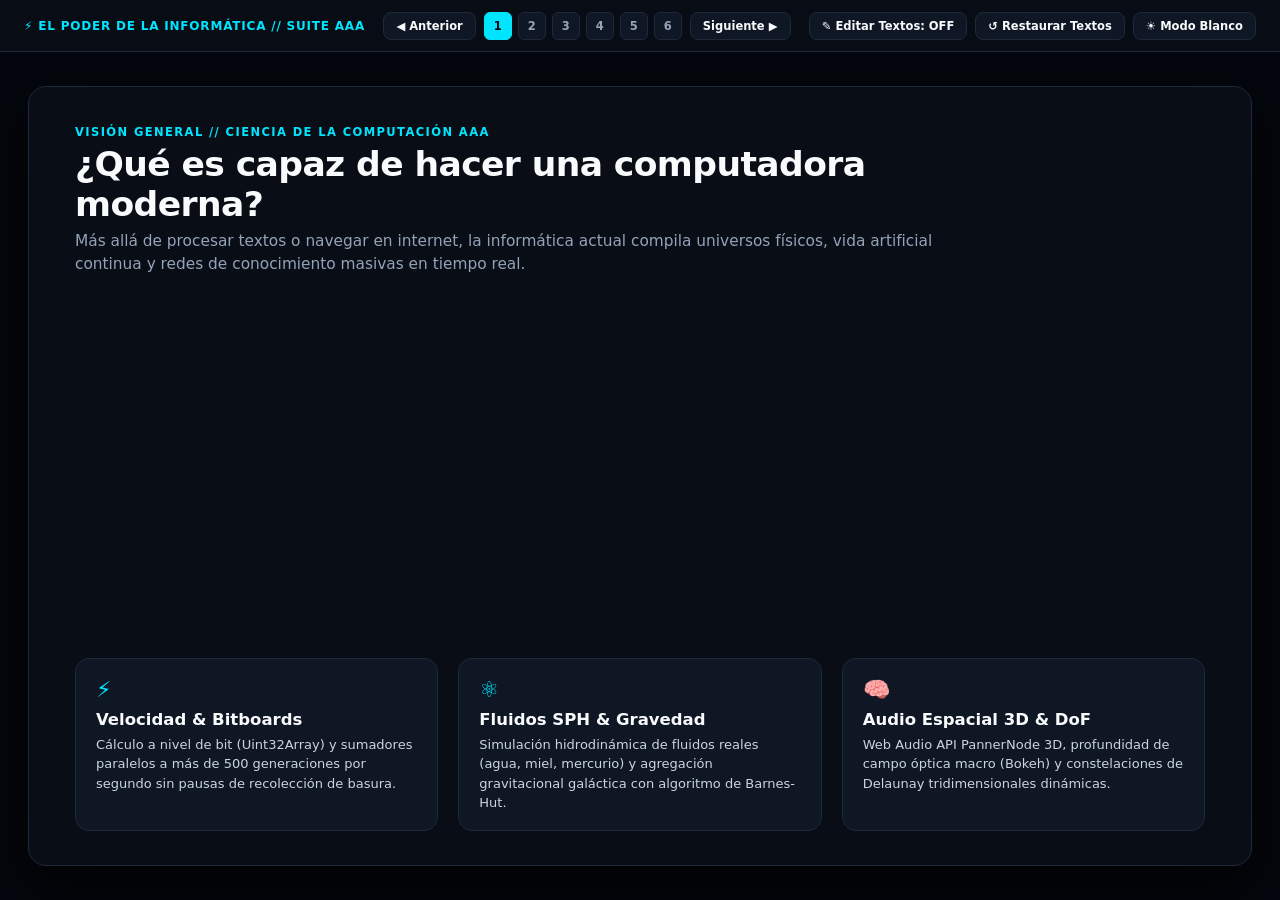
<file: index.html>
<!DOCTYPE html>
<html lang="es" data-theme="dark">

<head>
    <meta charset="UTF-8">
    <meta name="viewport" content="width=device-width, initial-scale=1.0">
    <title>El Poder de la Informática // Presentación Visual</title>
    <style>
        /* ==========================================================================
           VARIABLES DE TEMA DINÁMICAS (MODO BLANCO <-> MODO OSCURO)
           ========================================================================== */
        :root[data-theme="light"] {
            --bg-app: #eef2f6;
            --bg-slide: #ffffff;
            --bg-card: #f8fafc;
            --border-card: #e2e8f0;
            --text-title: #0f172a;
            --text-subtitle: #64748b;
            --text-body: #475569;
            --accent-blue: #0284c7;
            --accent-neon: #059669;
            --accent-purple: #7c3aed;
            --accent-glow: rgba(2, 132, 199, 0.12);
            --topbar-bg: rgba(255, 255, 255, 0.94);
            --shadow-slide: 0 20px 50px rgba(15, 23, 42, 0.08);
        }

        :root[data-theme="dark"] {
            --bg-app: #03060c;
            --bg-slide: #090d16;
            --bg-card: #0f1624;
            --border-card: #1e293b;
            --text-title: #f8fafc;
            --text-subtitle: #94a3b8;
            --text-body: #cbd5e1;
            --accent-blue: #00e5ff;
            --accent-neon: #00ff9d;
            --accent-purple: #c084fc;
            --accent-glow: rgba(0, 229, 255, 0.15);
            --topbar-bg: rgba(9, 13, 22, 0.94);
            --shadow-slide: 0 20px 60px rgba(0, 0, 0, 0.7);
        }

        * {
            box-sizing: border-box;
            margin: 0;
            padding: 0;
            font-family: 'Inter', 'Segoe UI', system-ui, -apple-system, sans-serif;
            transition: background-color 0.22s ease, color 0.22s ease, border-color 0.22s ease;
        }

        body {
            background-color: var(--bg-app);
            color: var(--text-title);
            width: 100vw;
            height: 100vh;
            overflow: hidden;
            display: flex;
            flex-direction: column;
        }

        /* BARRA SUPERIOR */
        .presentation-toolbar {
            height: 52px;
            background: var(--topbar-bg);
            border-bottom: 1px solid var(--border-card);
            backdrop-filter: blur(12px);
            display: flex;
            align-items: center;
            justify-content: space-between;
            padding: 0 24px;
            z-index: 50;
        }

        .toolbar-left,
        .toolbar-center,
        .toolbar-right {
            display: flex;
            align-items: center;
            gap: 8px;
        }

        .brand-pill {
            font-size: 12px;
            font-weight: 800;
            letter-spacing: 0.8px;
            color: var(--accent-blue);
            text-transform: uppercase;
        }

        .slide-dots {
            display: flex;
            gap: 6px;
        }

        .dot-nav {
            width: 28px;
            height: 28px;
            border-radius: 6px;
            border: 1px solid var(--border-card);
            background: var(--bg-card);
            color: var(--text-subtitle);
            font-size: 11.5px;
            font-weight: 700;
            cursor: pointer;
            display: flex;
            align-items: center;
            justify-content: center;
        }

        .dot-nav:hover {
            border-color: var(--accent-blue);
            color: var(--accent-blue);
        }

        .dot-nav.active {
            background: var(--accent-blue);
            border-color: var(--accent-blue);
            color: #ffffff;
        }

        :root[data-theme="dark"] .dot-nav.active {
            color: #02060d;
        }

        .tool-btn {
            background: var(--bg-card);
            border: 1px solid var(--border-card);
            color: var(--text-title);
            padding: 6px 12px;
            border-radius: 8px;
            font-size: 11.5px;
            font-weight: 600;
            cursor: pointer;
            display: flex;
            align-items: center;
            gap: 6px;
        }

        .tool-btn:hover {
            border-color: var(--accent-blue);
        }

        .tool-btn.active-edit {
            background: rgba(245, 158, 11, 0.18);
            border-color: #f59e0b;
            color: #f59e0b;
        }

        /* ESCENARIO DE DIAPOSITIVAS */
        .deck-stage {
            flex: 1;
            display: flex;
            align-items: center;
            justify-content: center;
            padding: 16px 28px;
            overflow: hidden;
            position: relative;
        }

        .slide {
            display: none;
            width: 100%;
            max-width: 1360px;
            height: 100%;
            max-height: 780px;
            background: var(--bg-slide);
            border: 1px solid var(--border-card);
            border-radius: 18px;
            box-shadow: var(--shadow-slide);
            padding: 34px 46px;
            flex-direction: column;
            justify-content: space-between;
            position: relative;
            overflow: hidden;
        }

        .slide.active {
            display: flex;
            animation: fadeSlide 0.25s ease-out;
        }

        @keyframes fadeSlide {
            from {
                opacity: 0;
                transform: translateY(6px);
            }
            to {
                opacity: 1;
                transform: translateY(0);
            }
        }

        .kicker {
            font-size: 11.5px;
            font-weight: 800;
            letter-spacing: 1.4px;
            text-transform: uppercase;
            color: var(--accent-blue);
            margin-bottom: 6px;
            display: inline-block;
        }

        .slide-title {
            font-size: clamp(23px, 2.7vw, 36px);
            font-weight: 800;
            color: var(--text-title);
            line-height: 1.15;
            letter-spacing: -0.6px;
            max-width: 950px;
        }

        .slide-subtitle {
            font-size: clamp(13px, 1.2vw, 16px);
            color: var(--text-subtitle);
            margin-top: 6px;
            max-width: 860px;
            line-height: 1.45;
        }

        body.editing-mode [data-editable] {
            outline: 2px dashed #f59e0b;
            outline-offset: 4px;
            border-radius: 4px;
            cursor: text;
        }

        .cards-row-3 {
            display: grid;
            grid-template-columns: repeat(3, 1fr);
            gap: 20px;
            margin-top: 14px;
        }

        .cards-split-visual {
            display: grid;
            grid-template-columns: 0.95fr 1.25fr;
            gap: 24px;
            align-items: stretch;
            flex: 1;
            margin-top: 14px;
            min-height: 0;
        }

        .cards-col {
            display: flex;
            flex-direction: column;
            gap: 14px;
            justify-content: center;
        }

        .info-card {
            background: var(--bg-card);
            border: 1px solid var(--border-card);
            border-radius: 14px;
            padding: 18px 20px;
            display: flex;
            flex-direction: column;
            gap: 6px;
        }

        .info-card .card-icon {
            font-size: 22px;
            color: var(--accent-blue);
            margin-bottom: 2px;
        }

        .info-card h3 {
            font-size: 16.5px;
            font-weight: 700;
            color: var(--text-title);
        }

        .info-card p {
            font-size: 13px;
            color: var(--text-body);
            line-height: 1.48;
        }

        .big-stat-number {
            font-size: clamp(34px, 3.8vw, 48px);
            font-weight: 900;
            color: var(--accent-blue);
            letter-spacing: -1px;
        }

        /* ==========================================================================
           VENTANAS SOLO SIMULACIÓN: CERO MENÚS, CERO PANELES, CERO TEXTO
           ========================================================================== */
        .visual-window {
            position: relative;
            background: #000000;
            border: 1px solid var(--border-card);
            border-radius: 14px;
            overflow: hidden;
            box-shadow: 0 12px 30px rgba(0, 0, 0, 0.3);
            cursor: pointer;
            display: flex;
            flex-direction: column;
            min-height: 170px;
        }

        .visual-window:hover {
            border-color: var(--accent-blue);
            box-shadow: 0 0 0 2px var(--accent-blue);
        }

        .visual-window iframe {
            width: 100%;
            height: 100%;
            border: none;
            pointer-events: auto;
            display: block;
            background: #000;
        }

        /* Badge que solo aparece sutilmente al pasar el cursor */
        .window-badge {
            position: absolute;
            bottom: 8px;
            left: 8px;
            background: rgba(3, 6, 12, 0.85);
            border: 1px solid rgba(255, 255, 255, 0.14);
            backdrop-filter: blur(8px);
            color: #f8fafc;
            padding: 3px 10px;
            border-radius: 16px;
            font-size: 10.5px;
            font-weight: 600;
            pointer-events: none;
            opacity: 0;
            transition: opacity 0.2s ease;
        }

        .window-zoom-hint {
            position: absolute;
            top: 8px;
            right: 8px;
            background: var(--accent-blue);
            color: #02060d;
            padding: 3px 9px;
            border-radius: 16px;
            font-size: 10px;
            font-weight: 700;
            opacity: 0;
            transform: scale(0.95);
            transition: all 0.15s ease;
            pointer-events: auto;
            cursor: pointer;
            z-index: 25;
        }

        .visual-window:hover .window-badge,
        .visual-window:hover .window-zoom-hint {
            opacity: 1;
            transform: scale(1);
        }

        /* Mosaico 2x2 de la Diapositiva 5 */
        .mosaic-grid-4 {
            display: grid;
            grid-template-columns: 1fr 1fr;
            grid-template-rows: 1fr 1fr;
            gap: 16px;
            flex: 1;
            margin-top: 14px;
            min-height: 0;
        }

        /* APARTADO FINAL: LAUNCHER (DIAPOSITIVA 6) */
        .embedded-launcher {
            display: flex;
            flex: 1;
            margin-top: 14px;
            border: 1px solid var(--border-card);
            border-radius: 14px;
            overflow: hidden;
            background: #050811;
            min-height: 0;
        }

        .launcher-nav {
            width: 255px;
            background: var(--bg-card);
            border-right: 1px solid var(--border-card);
            padding: 14px;
            display: flex;
            flex-direction: column;
            gap: 8px;
        }

        .l-btn {
            background: var(--bg-slide);
            border: 1px solid var(--border-card);
            color: var(--text-title);
            padding: 10px 12px;
            border-radius: 8px;
            font-size: 11.8px;
            font-weight: 700;
            text-align: left;
            cursor: pointer;
            display: flex;
            justify-content: space-between;
            align-items: center;
        }

        .l-btn:hover,
        .l-btn.active {
            border-color: var(--accent-blue);
            background: var(--accent-glow);
            color: var(--accent-blue);
        }

        .launcher-stage {
            flex: 1;
            position: relative;
            background: #020408;
        }

        .launcher-stage iframe {
            width: 100%;
            height: 100%;
            border: none;
            display: block;
        }

        /* MODAL DE ZOOM VISUAL PURO */
        .zoom-modal {
            position: fixed;
            inset: 0;
            background: rgba(2, 4, 9, 0.96);
            backdrop-filter: blur(14px);
            z-index: 200;
            display: none;
            flex-direction: column;
            padding: 14px;
        }

        .zoom-modal.open {
            display: flex;
            animation: fadeSlide 0.2s ease-out;
        }

        .zoom-header {
            display: flex;
            justify-content: space-between;
            align-items: center;
            padding: 8px 16px;
            background: #090d16;
            border: 1px solid #1e293b;
            border-bottom: none;
            border-radius: 12px 12px 0 0;
            color: #f8fafc;
        }

        .zoom-header h4 {
            font-size: 13.5px;
            font-family: 'Consolas', monospace;
            color: #00e5ff;
        }

        .btn-close-zoom {
            background: #ef4444;
            color: #ffffff;
            border: none;
            padding: 6px 14px;
            border-radius: 6px;
            font-size: 11.5px;
            font-weight: 700;
            cursor: pointer;
        }

        .zoom-body {
            flex: 1;
            border: 1px solid #1e293b;
            border-radius: 0 0 12px 12px;
            overflow: hidden;
            background: #000;
            position: relative;
        }

        .zoom-body iframe {
            width: 100%;
            height: 100%;
            border: none;
            display: block;
            background: #000;
        }
    </style>
</head>

<body>

    <!-- BARRA DE CONTROL DE LA PRESENTACIÓN -->
    <header class="presentation-toolbar">
        <div class="toolbar-left">
            <span class="brand-pill">⚡ El Poder de la Informática // Suite AAA</span>
        </div>

        <div class="toolbar-center">
            <button class="tool-btn" id="btnPrev">◀ Anterior</button>
            <div class="slide-dots" id="slideDots">
                <button class="dot-nav active" data-slide="0">1</button>
                <button class="dot-nav" data-slide="1">2</button>
                <button class="dot-nav" data-slide="2">3</button>
                <button class="dot-nav" data-slide="3">4</button>
                <button class="dot-nav" data-slide="4">5</button>
                <button class="dot-nav" data-slide="5">6</button>
            </div>
            <button class="tool-btn" id="btnNext">Siguiente ▶</button>
        </div>

        <div class="toolbar-right">
            <button class="tool-btn" id="btnEditToggle" title="Editar y guardar textos automáticamente">
                ✎ Editar Textos: OFF
            </button>
            <button class="tool-btn" id="btnResetTexts" title="Restaurar los textos originales">
                ↺ Restaurar Textos
            </button>
            <button class="tool-btn" id="btnThemeToggle">
                ☀ Modo Blanco
            </button>
        </div>
    </header>

    <!-- ESCENARIO PRINCIPAL DE DIAPOSITIVAS -->
    <main class="deck-stage">

        <!-- ======================================================================
             DIAPOSITIVA 1: VISIÓN GENERAL
             ====================================================================== -->
        <section class="slide active">
            <div>
                <span class="kicker" data-editable="s1_kicker">VISIÓN GENERAL // CIENCIA DE LA COMPUTACIÓN AAA</span>
                <h1 class="slide-title" data-editable="s1_title">¿Qué es capaz de hacer una computadora moderna?</h1>
                <p class="slide-subtitle" data-editable="s1_sub">
                    Más allá de procesar textos o navegar en internet, la informática actual compila universos físicos,
                    vida artificial continua y redes de conocimiento masivas en tiempo real.
                </p>
            </div>

            <div class="cards-row-3">
                <div class="info-card">
                    <div class="card-icon">⚡</div>
                    <h3 data-editable="s1_c1_t">Velocidad & Bitboards</h3>
                    <p data-editable="s1_c1_p">
                        Cálculo a nivel de bit (Uint32Array) y sumadores paralelos a más de 500 generaciones por segundo
                        sin pausas de recolección de basura.
                    </p>
                </div>

                <div class="info-card">
                    <div class="card-icon">⚛️</div>
                    <h3 data-editable="s1_c2_t">Fluidos SPH & Gravedad</h3>
                    <p data-editable="s1_c2_p">
                        Simulación hidrodinámica de fluidos reales (agua, miel, mercurio) y agregación gravitacional
                        galáctica con algoritmo de Barnes-Hut.
                    </p>
                </div>

                <div class="info-card">
                    <div class="card-icon">🧠</div>
                    <h3 data-editable="s1_c3_t">Audio Espacial 3D & DoF</h3>
                    <p data-editable="s1_c3_p">
                        Web Audio API PannerNode 3D, profundidad de campo óptica macro (Bokeh) y constelaciones de
                        Delaunay tridimensionales dinámicas.
                    </p>
                </div>
            </div>
        </section>

        <!-- ======================================================================
             DIAPOSITIVA 2: PREGUNTA CLAVE 01 (VENTANAS SOLAMENTE SIMULACIÓN)
             ====================================================================== -->
        <section class="slide">
            <div>
                <span class="kicker" data-editable="s2_kicker">PREGUNTA CLAVE 01 // SISTEMAS COMPLEJOS Y NAVEGACIÓN</span>
                <h1 class="slide-title" data-editable="s2_title">¿Cómo emergen vida artificial y decisiones autónomas desde reglas simples?</h1>
                <p class="slide-subtitle" data-editable="s2_sub">
                    De autómatas discretos a criaturas biológicas continuas (Lenia) y navegación 3D en primera persona en milisegundos.
                </p>
            </div>

            <div class="cards-split-visual">
                <div class="cards-col">
                    <div class="info-card">
                        <h3 data-editable="s2_c1_t">Autómatas Continuos: Lenia & SmoothLife</h3>
                        <p data-editable="s2_c1_p">
                            Campos escalares continuos [0.0, 1.0] con kernels convolucionales circulares generando
                            solitones vivos. Motor Bitboard paralelo a 500+ TPS y minimapa radar holográfico.
                        </p>
                    </div>
                    <div class="info-card">
                        <h3 data-editable="s2_c2_t">Pathfinding Avanzado & Wolfenstein 3D</h3>
                        <p data-editable="s2_c2_p">
                            Búsqueda acelerada 10x con Jump Point Search (JPS), árboles robóticos RRT y recorrido en vista
                            subjetiva mediante Raycasting DDA clásico sobre el laberinto.
                        </p>
                    </div>
                </div>

                <div style="display:grid; grid-template-rows:1fr 1fr; gap:14px;">
                    <div class="visual-window" data-zoom-url="html juego de vida automata/index.html?clean=1"
                        data-zoom-title="Autómata Celular & Lenia (Simulación Pura)">
                        <iframe class="pure-visual-iframe" name="clean-simulation" src="html juego de vida automata/index.html?clean=1"></iframe>
                        <span class="window-zoom-hint">⤢ Zoom</span>
                        <div class="window-badge">🧬 Autómata Celular & Lenia</div>
                    </div>

                    <div class="visual-window" data-zoom-url="html juego laberito/index.html?clean=1"
                        data-zoom-title="Suite de Algoritmos & Raycaster 3D (Simulación Pura)">
                        <iframe class="pure-visual-iframe" name="clean-simulation" data-autorun="true"
                            src="html juego laberito/index.html?clean=1"></iframe>
                        <span class="window-zoom-hint">⤢ Zoom</span>
                        <div class="window-badge">⚡ Algoritmos & Raycaster 3D</div>
                    </div>
                </div>
            </div>
        </section>

        <!-- ======================================================================
             DIAPOSITIVA 3: PREGUNTA CLAVE 02 (VENTANA SOLAMENTE SIMULACIÓN)
             ====================================================================== -->
        <section class="slide">
            <div>
                <span class="kicker" data-editable="s3_kicker">PREGUNTA CLAVE 02 // DINÁMICA DE FLUIDOS Y GRAVEDAD N-CUERPOS</span>
                <h1 class="slide-title" data-editable="s3_title">¿Cómo simulamos fluidos viscosos y vórtices cósmicos en tiempo real?</h1>
                <p class="slide-subtitle" data-editable="s3_sub">
                    Hidrodinámica de partículas suavizadas (SPH) y gravitación newtoniana masiva multihilo.
                </p>
            </div>

            <div class="cards-split-visual">
                <div class="cards-col">
                    <div class="info-card">
                        <h3 data-editable="s3_c1_t">Fluidos Reales SPH (Spatial Hash Grid)</h3>
                        <p data-editable="s3_c1_p">
                            Rejilla espacial hash en Web Worker calculando densidad Poly6 y gradiente de presión Spiky.
                            Modelado realista de agua, miel viscosa y mercurio con tensión superficial.
                        </p>
                    </div>
                    <div class="info-card">
                        <h3 data-editable="s3_c2_t">Simulación Galáctica Barnes-Hut</h3>
                        <p data-editable="s3_c2_p">
                            Miles de partículas que colapsan por gravedad mutua alrededor de un agujero negro supermasivo central,
                            auto-organizando brazos espirales en rotación estable.
                        </p>
                    </div>
                </div>

                <div class="visual-window" data-zoom-url="html fisica de interacciones/index.html?clean=1"
                    data-zoom-title="Física de Fluidos SPH & Galaxia (Simulación Pura)">
                    <iframe class="pure-visual-iframe" name="clean-simulation" src="html fisica de interacciones/index.html?clean=1"></iframe>
                    <span class="window-zoom-hint">⤢ Zoom</span>
                    <div class="window-badge">⚛️ Fluidos SPH & Barnes-Hut</div>
                </div>
            </div>
        </section>

        <!-- ======================================================================
             DIAPOSITIVA 4: PREGUNTA CLAVE 03 (VENTANA SOLAMENTE SIMULACIÓN 3D)
             ====================================================================== -->
        <section class="slide">
            <div>
                <span class="kicker" data-editable="s4_kicker">PREGUNTA CLAVE 03 // VISUALIZACIÓN CIENTÍFICA TRIDIMENSIONAL</span>
                <h1 class="slide-title" data-editable="s4_title">¿Cómo mapeamos redes neuronales masivas con audio y óptica inmersiva?</h1>
                <p class="slide-subtitle" data-editable="s4_sub">
                    Grafos tridimensionales a gran escala con audio espacial 3D y lente macro óptica cinematográfica.
                </p>
            </div>

            <div class="cards-split-visual">
                <div class="cards-col">
                    <div class="info-card">
                        <h3 data-editable="s4_c1_t">Audio Espacial 3D & Constelaciones</h3>
                        <p data-editable="s4_c1_p">
                            Web Audio API PannerNode 3D que proyecta ondas resonantes cuya atenuación y paneo dependen
                            de la posición (X, Y, Z) de las neuronas, con triangulación de Delaunay 3D en tiempo real.
                        </p>
                    </div>

                    <div class="info-card">
                        <div class="big-stat-number" data-editable="s4_stat">5,000 Nodos</div>
                        <p data-editable="s4_c2_p">
                            Profundidad de campo óptica (Bokeh) basada en |Z - Z_foco|, renderizando cúmulos neuronales,
                            sistemas solares y mandalas espaciales a 60 FPS sin caídas.
                        </p>
                    </div>
                </div>

                <div class="visual-window" data-zoom-url="cerebro 3d/3d2.html?clean=1"
                    data-zoom-title="Segundo Cerebro 3D (Simulación Pura)">
                    <iframe class="pure-visual-iframe" name="clean-simulation" src="cerebro 3d/3d2.html?clean=1"></iframe>
                    <span class="window-zoom-hint">⤢ Zoom</span>
                    <div class="window-badge">🧠 Segundo Cerebro 3D</div>
                </div>
            </div>
        </section>

        <!-- ======================================================================
             DIAPOSITIVA 5: MOSAICO DE LAS 4 VENTANAS (SOLAMENTE SIMULACIÓN)
             ====================================================================== -->
        <section class="slide">
            <div style="display:flex; justify-content:space-between; align-items:flex-end;">
                <div>
                    <span class="kicker" data-editable="s5_kicker">GALERÍA VISUAL EN TIEMPO REAL</span>
                    <h1 class="slide-title" style="font-size:28px;" data-editable="s5_title">Los 4 Motores en Ejecución Simultánea (Simulación Pura)</h1>
                </div>
                <p class="slide-subtitle" style="margin:0; font-size:13.5px;" data-editable="s5_sub">
                    Simulación continua sin menús ni paneles • Haz clic en cualquier ventana para ampliar.
                </p>
            </div>

            <div class="mosaic-grid-4">
                <div class="visual-window" data-zoom-url="html juego de vida automata/index.html?clean=1"
                    data-zoom-title="1. Autómata Bitboard & Lenia (Simulación Pura)">
                    <iframe class="pure-visual-iframe" name="clean-simulation" src="html juego de vida automata/index.html?clean=1"></iframe>
                    <span class="window-zoom-hint">⤢ Zoom</span>
                    <div class="window-badge">🧬 1. Autómata Celular & Lenia</div>
                </div>

                <div class="visual-window" data-zoom-url="html fisica de interacciones/index.html?clean=1"
                    data-zoom-title="2. Fluidos SPH & Barnes-Hut (Simulación Pura)">
                    <iframe class="pure-visual-iframe" name="clean-simulation" src="html fisica de interacciones/index.html?clean=1"></iframe>
                    <span class="window-zoom-hint">⤢ Zoom</span>
                    <div class="window-badge">⚛️ 2. Fluidos SPH & Barnes-Hut</div>
                </div>

                <div class="visual-window" data-zoom-url="html juego laberito/index.html?clean=1"
                    data-zoom-title="3. Algoritmos & Raycaster 3D (Simulación Pura)">
                    <iframe class="pure-visual-iframe" name="clean-simulation" data-autorun="true"
                        src="html juego laberito/index.html?clean=1"></iframe>
                    <span class="window-zoom-hint">⤢ Zoom</span>
                    <div class="window-badge">⚡ 3. Algoritmos & Raycaster 3D</div>
                </div>

                <div class="visual-window" data-zoom-url="cerebro 3d/3d2.html?clean=1"
                    data-zoom-title="4. Segundo Cerebro 3D (Simulación Pura)">
                    <iframe class="pure-visual-iframe" name="clean-simulation" src="cerebro 3d/3d2.html?clean=1"></iframe>
                    <span class="window-zoom-hint">⤢ Zoom</span>
                    <div class="window-badge">🧠 4. Segundo Cerebro 3D</div>
                </div>
            </div>
        </section>

        <!-- ======================================================================
             DIAPOSITIVA 6: LAUNCHER DE DEMOSTRACIÓN (CON TODOS LOS CONTROLES)
             ====================================================================== -->
        <section class="slide">
            <div style="display:flex; justify-content:space-between; align-items:center;">
                <div>
                    <span class="kicker" data-editable="s6_kicker">LABORATORIO INTERACTIVO COMPLETO</span>
                    <h1 class="slide-title" style="font-size:26px;" data-editable="s6_title">Master Launcher // Demostraciones en Vivo con Controles</h1>
                </div>
                <button class="tool-btn" id="btnFullscreenLauncher"
                    style="border-color:var(--accent-blue); color:var(--accent-blue);">
                    ⤢ Abrir Launcher a Pantalla Completa (Con Controles)
                </button>
            </div>

            <div class="embedded-launcher">
                <aside class="launcher-nav">
                    <button class="l-btn active" data-demo="html juego de vida automata/index.html">
                        <span>1. Autómata & Lenia</span>
                        <span style="color:var(--accent-neon);">500+</span>
                    </button>
                    <button class="l-btn" data-demo="html fisica de interacciones/index.html">
                        <span>2. Fluidos SPH & Galaxia</span>
                        <span style="color:var(--accent-blue);">SPH</span>
                    </button>
                    <button class="l-btn" data-demo="html juego laberito/index.html">
                        <span>3. Algoritmos & Raycaster 3D</span>
                        <span style="color:var(--accent-purple);">3D</span>
                    </button>
                    <button class="l-btn" data-demo="cerebro 3d/3d2.html">
                        <span>4. Segundo Cerebro 3D</span>
                        <span style="color:var(--accent-blue);">Audio</span>
                    </button>

                    <div
                        style="margin-top:auto; padding:12px; border-radius:8px; background:var(--bg-slide); border:1px solid var(--border-card); font-size:11.5px; color:var(--text-subtitle);">
                        <strong style="color:var(--text-title); display:block; margin-bottom:4px;">Modo Laboratorio:</strong>
                        Aquí sí están habilitados todos los paneles laterales, sliders, buscadores, audio y controles para tu demostración en vivo.
                    </div>
                </aside>

                <div class="launcher-stage">
                    <iframe id="launcherDemoFrame" name="launcher-frame" src="html juego de vida automata/index.html"></iframe>
                </div>
            </div>
        </section>

    </main>

    <!-- MODAL DE ZOOM -->
    <div class="zoom-modal" id="zoomModal">
        <div class="zoom-header">
            <h4 id="zoomModalTitle">Vista Ampliada</h4>
            <button class="btn-close-zoom" id="btnCloseZoom">✕ Cerrar Zoom (Esc)</button>
        </div>
        <div class="zoom-body">
            <iframe id="zoomModalFrame" name="clean-simulation" src=""></iframe>
        </div>
    </div>

    <script>
        // NAVEGACIÓN DE DIAPOSITIVAS
        const slides = document.querySelectorAll('.slide');
        const dots = document.querySelectorAll('.dot-nav');
        let currentSlide = 0;

        function goToSlide(index) {
            currentSlide = (index + slides.length) % slides.length;
            slides.forEach((s, i) => s.classList.toggle('active', i === currentSlide));
            dots.forEach((d, i) => d.classList.toggle('active', i === currentSlide));

            const activeIframes = slides[currentSlide].querySelectorAll('iframe');
            activeIframes.forEach(ifr => {
                try { ifr.contentWindow.dispatchEvent(new Event('resize')); } catch (e) { }
            });
        }

        document.getElementById('btnPrev').addEventListener('click', () => goToSlide(currentSlide - 1));
        document.getElementById('btnNext').addEventListener('click', () => goToSlide(currentSlide + 1));
        dots.forEach(d => d.addEventListener('click', () => goToSlide(parseInt(d.dataset.slide, 10))));

        // CONMUTADOR BLANCO <-> OSCURO
        const btnTheme = document.getElementById('btnThemeToggle');
        const htmlEl = document.documentElement;

        function applyTheme(theme) {
            htmlEl.setAttribute('data-theme', theme);
            btnTheme.textContent = theme === 'dark' ? '☀ Modo Blanco' : '🌙 Modo Oscuro';
            localStorage.setItem('exposicion_theme_pref', theme);
        }

        const savedTheme = localStorage.getItem('exposicion_theme_pref') || 'dark';
        applyTheme(savedTheme);

        btnTheme.addEventListener('click', () => {
            const next = htmlEl.getAttribute('data-theme') === 'light' ? 'dark' : 'light';
            applyTheme(next);
        });

        // EDICIÓN DE TEXTOS CON GUARDADO AUTOMÁTICO EN TIEMPO REAL
        const btnEdit = document.getElementById('btnEditToggle');
        const btnResetTexts = document.getElementById('btnResetTexts');
        const editableElements = document.querySelectorAll('[data-editable]');
        let isEditing = false;

        editableElements.forEach(el => {
            const key = 'expo_text_' + el.getAttribute('data-editable');
            const savedVal = localStorage.getItem(key);
            if (savedVal !== null) {
                el.innerHTML = savedVal;
            }
            el.addEventListener('input', () => {
                localStorage.setItem(key, el.innerHTML);
            });
        });

        btnEdit.addEventListener('click', () => {
            isEditing = !isEditing;
            document.body.classList.toggle('editing-mode', isEditing);
            btnEdit.classList.toggle('active-edit', isEditing);
            btnEdit.textContent = isEditing ? '✔ Guardando Textos (ON)' : '✎ Editar Textos: OFF';

            editableElements.forEach(el => {
                el.setAttribute('contenteditable', isEditing ? 'true' : 'false');
            });
        });

        btnResetTexts.addEventListener('click', () => {
            if (confirm('¿Restaurar todos los textos de las diapositivas a su estado original?')) {
                editableElements.forEach(el => {
                    localStorage.removeItem('expo_text_' + el.getAttribute('data-editable'));
                });
                location.reload();
            }
        });

        // MODAL DE ZOOM
        const zoomModal = document.getElementById('zoomModal');
        const zoomModalFrame = document.getElementById('zoomModalFrame');
        const zoomModalTitle = document.getElementById('zoomModalTitle');

        function openZoom(url, title, withControls = false) {
            zoomModalTitle.textContent = title;
            // Si es zoom desde ventana visual, asegurar modo clean
            let targetUrl = url;
            if (!withControls) {
                if (!targetUrl.includes('clean=1')) {
                    targetUrl += (targetUrl.includes('?') ? '&clean=1' : '?clean=1');
                }
            } else {
                targetUrl = targetUrl.replace('?clean=1', '').replace('&clean=1', '');
            }
            zoomModalFrame.src = targetUrl;
            zoomModal.classList.add('open');
        }

        function closeZoom() {
            zoomModal.classList.remove('open');
            zoomModalFrame.src = '';
        }

        document.querySelectorAll('.visual-window').forEach(win => {
            win.addEventListener('click', () => {
                openZoom(win.dataset.zoomUrl, win.dataset.zoomTitle, false);
            });
        });

        document.getElementById('btnCloseZoom').addEventListener('click', closeZoom);

        // LAUNCHER DIAPOSITIVA 6
        const launcherFrame = document.getElementById('launcherDemoFrame');
        const launcherBtns = document.querySelectorAll('.l-btn');

        launcherBtns.forEach(btn => {
            btn.addEventListener('click', () => {
                launcherBtns.forEach(b => b.classList.remove('active'));
                btn.classList.add('active');
                launcherFrame.src = btn.dataset.demo;
            });
        });

        document.getElementById('btnFullscreenLauncher').addEventListener('click', () => {
            const activeBtn = document.querySelector('.l-btn.active');
            openZoom(
                launcherFrame.src,
                `LABORATORIO COMPLETO: ${activeBtn ? activeBtn.textContent.trim() : 'Motor'}`,
                true
            );
        });

        window.addEventListener('keydown', (e) => {
            if (isEditing) return;
            if (e.key === 'Escape' && zoomModal.classList.contains('open')) {
                closeZoom();
            } else if (!zoomModal.classList.contains('open')) {
                if (e.key === 'ArrowRight') goToSlide(currentSlide + 1);
                if (e.key === 'ArrowLeft') goToSlide(currentSlide - 1);
            }
        });
    </script>
</body>

</html>
</file>
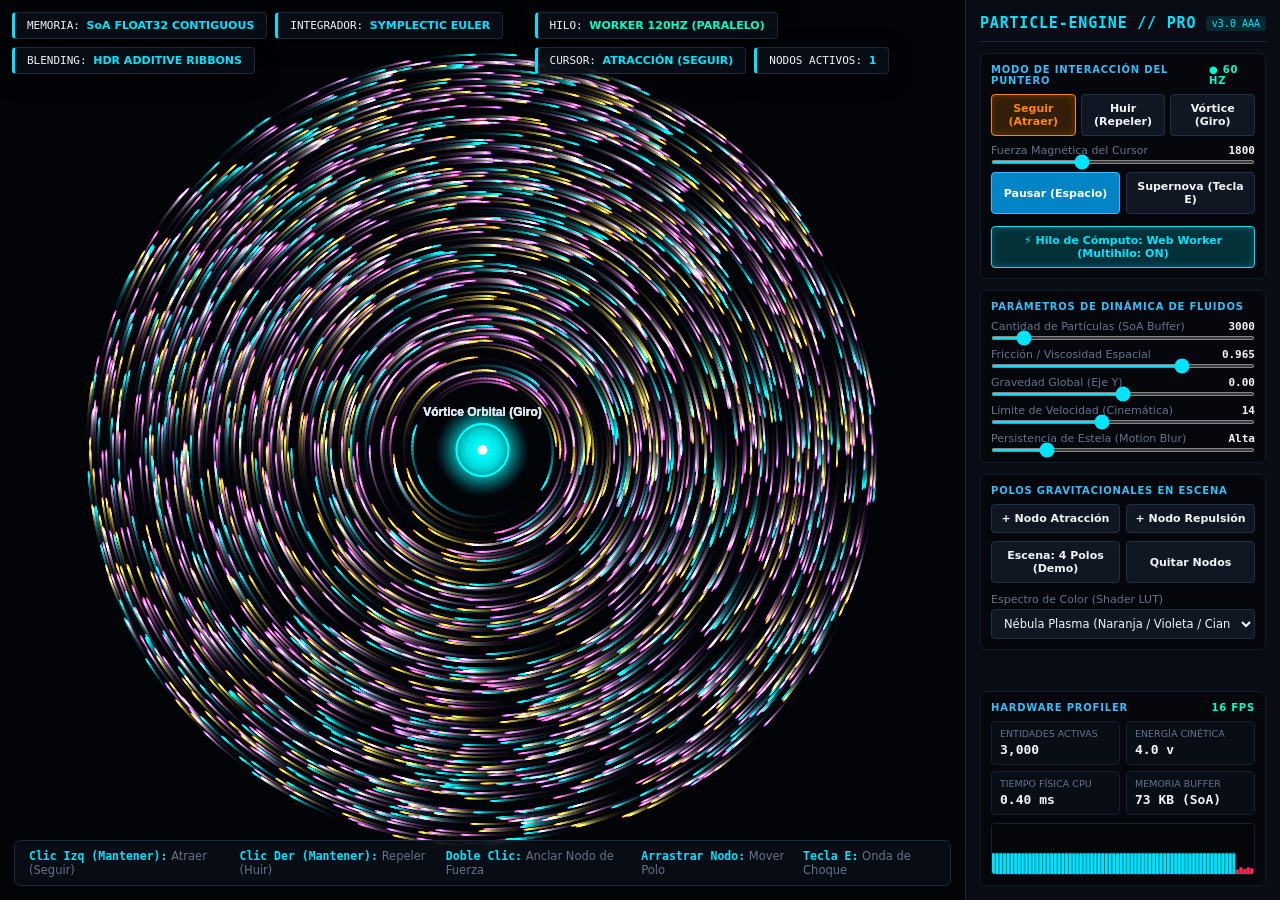
<file: html fisica de interacciones/index.html>
<!DOCTYPE html>
<html lang="es">

<head>
    <meta charset="UTF-8">
    <meta name="viewport" content="width=device-width, initial-scale=1.0">
    <title>PARTICLE-ENGINE AAA // SoA Physics & Vector Fields</title>
    <style>
        :root {
            --bg-void: #030408;
            --bg-hud: rgba(10, 14, 23, 0.86);
            --bg-panel: #090c14;
            --border-tech: #1e293b;
            --accent-attract: #ff8800;
            --accent-repel: #00e5ff;
            --accent-vortex: #d946ef;
            --accent-primary: #00ffcc;
            --text-main: #f1f5f9;
            --text-dim: #64748b;
        }

        * {
            box-sizing: border-box;
            margin: 0;
            padding: 0;
            user-select: none;
            font-family: 'Segoe UI', system-ui, -apple-system, sans-serif;
        }

        body {
            background-color: var(--bg-void);
            color: var(--text-main);
            overflow: hidden;
            width: 100vw;
            height: 100vh;
            display: flex;
        }

        /* VIEWPORT PRINCIPAL */
        .viewport {
            flex: 1;
            position: relative;
            background: #030408;
            overflow: hidden;
            cursor: none;
            /* Ocultamos el cursor nativo para usar el cursor holográfico del motor */
        }

        #physicsCanvas {
            display: block;
            width: 100%;
            height: 100%;
        }

        /* HUD SUPERIOR DE TELEMETRÍA */
        .hud-top-bar {
            position: absolute;
            top: 12px;
            left: 12px;
            right: 12px;
            display: flex;
            justify-content: space-between;
            pointer-events: none;
            gap: 10px;
        }

        .hud-group {
            display: flex;
            gap: 8px;
            flex-wrap: wrap;
        }

        .hud-chip {
            background: var(--bg-hud);
            border: 1px solid var(--border-tech);
            border-left: 3px solid var(--accent-repel);
            backdrop-filter: blur(8px);
            padding: 6px 12px;
            border-radius: 4px;
            font-size: 11px;
            font-family: 'Consolas', monospace;
            color: var(--text-main);
            box-shadow: 0 4px 20px rgba(0, 0, 0, 0.6);
        }

        .hud-chip span {
            color: var(--accent-repel);
            font-weight: 700;
        }

        /* BARRA INFERIOR DE CONTROLES RÁPIDOS */
        .hud-bottom-bar {
            position: absolute;
            bottom: 14px;
            left: 14px;
            right: 14px;
            display: flex;
            justify-content: space-between;
            align-items: center;
            pointer-events: none;
        }

        .controls-legend {
            background: var(--bg-hud);
            border: 1px solid var(--border-tech);
            backdrop-filter: blur(8px);
            padding: 8px 14px;
            border-radius: 6px;
            font-size: 11.5px;
            color: var(--text-dim);
            display: flex;
            gap: 16px;
        }

        .controls-legend b {
            color: var(--accent-repel);
            font-family: 'Consolas', monospace;
        }

        /* INSPECTOR LATERAL AAA */
        .inspector {
            width: 315px;
            min-width: 315px;
            background-color: var(--bg-panel);
            border-left: 1px solid var(--border-tech);
            display: flex;
            flex-direction: column;
            padding: 14px;
            gap: 11px;
            overflow-y: auto;
            z-index: 20;
        }

        .engine-brand {
            border-bottom: 1px solid var(--border-tech);
            padding-bottom: 9px;
            display: flex;
            justify-content: space-between;
            align-items: center;
        }

        .engine-brand h1 {
            font-size: 15px;
            font-weight: 800;
            letter-spacing: 0.8px;
            color: var(--accent-repel);
            font-family: 'Consolas', monospace;
        }

        .engine-version {
            font-size: 10px;
            background: rgba(0, 229, 255, 0.12);
            color: var(--accent-repel);
            padding: 2px 6px;
            border-radius: 3px;
            font-family: monospace;
        }

        .panel-section {
            background: #05070c;
            border: 1px solid #141c2b;
            border-radius: 6px;
            padding: 10px;
            display: flex;
            flex-direction: column;
            gap: 8px;
        }

        .section-title {
            font-size: 10px;
            font-weight: 700;
            text-transform: uppercase;
            letter-spacing: 0.8px;
            color: #38bdf8;
            display: flex;
            justify-content: space-between;
        }

        .btn-row {
            display: flex;
            gap: 6px;
        }

        .btn-grid-3 {
            display: grid;
            grid-template-columns: 1fr 1fr 1fr;
            gap: 5px;
        }

        .btn-grid-2 {
            display: grid;
            grid-template-columns: 1fr 1fr;
            gap: 6px;
        }

        .btn {
            flex: 1;
            background: #101722;
            color: var(--text-main);
            border: 1px solid #223046;
            padding: 7px 8px;
            border-radius: 4px;
            font-size: 11px;
            font-weight: 600;
            cursor: pointer;
            transition: all 0.12s ease;
            text-align: center;
        }

        .btn:hover {
            background: #192436;
            border-color: var(--accent-repel);
            color: #fff;
        }

        .btn.active-attract {
            background: rgba(255, 136, 0, 0.18);
            border-color: var(--accent-attract);
            color: var(--accent-attract);
            box-shadow: inset 0 0 8px rgba(255, 136, 0, 0.25);
        }

        .btn.active-repel {
            background: rgba(0, 229, 255, 0.18);
            border-color: var(--accent-repel);
            color: var(--accent-repel);
            box-shadow: inset 0 0 8px rgba(0, 229, 255, 0.25);
        }

        .btn.active-vortex {
            background: rgba(217, 70, 239, 0.18);
            border-color: var(--accent-vortex);
            color: var(--accent-vortex);
            box-shadow: inset 0 0 8px rgba(217, 70, 239, 0.25);
        }

        .btn.primary {
            background: #0284c7;
            border-color: #38bdf8;
            color: #fff;
            font-weight: 700;
        }

        .btn.primary:hover {
            background: #0369a1;
        }

        .btn.danger:hover {
            border-color: #ff2a55;
            color: #ff2a55;
        }

        .slider-row {
            display: flex;
            flex-direction: column;
            gap: 3px;
        }

        .slider-label {
            display: flex;
            justify-content: space-between;
            font-size: 11px;
            color: var(--text-dim);
        }

        .slider-label b {
            color: var(--text-main);
            font-family: 'Consolas', monospace;
        }

        input[type="range"] {
            width: 100%;
            height: 4px;
            accent-color: var(--accent-repel);
            cursor: pointer;
        }

        select {
            background: #101722;
            color: var(--text-main);
            border: 1px solid #223046;
            padding: 6px 8px;
            border-radius: 4px;
            font-size: 11.5px;
            outline: none;
            cursor: pointer;
        }

        /* TELEMETRÍA Y PROFILER */
        .telemetry-grid {
            display: grid;
            grid-template-columns: 1fr 1fr;
            gap: 6px;
        }

        .metric-card {
            background: #090d16;
            border: 1px solid #152030;
            padding: 6px 8px;
            border-radius: 4px;
        }

        .metric-card small {
            display: block;
            font-size: 9.5px;
            color: var(--text-dim);
            text-transform: uppercase;
        }

        .metric-card strong {
            font-size: 13px;
            font-family: 'Consolas', monospace;
            color: var(--text-main);
        }

        #profilerCanvas {
            width: 100%;
            height: 52px;
            background: #04060a;
            border: 1px solid #162234;
            border-radius: 4px;
            display: block;
        }
    </style>

    <!-- MODO SIMULACIÓN PURA PARA DIAPOSITIVAS (CERO MENÚS, CERO PANELES, CERO TEXTO) -->
    <script>
        (function() {
            var isClean = window.location.search.indexOf('clean') !== -1 ||
                          window.location.search.indexOf('visual') !== -1 ||
                          window.location.search.indexOf('pure') !== -1 ||
                          (window.self !== window.top && (document.referrer.indexOf('diapo') !== -1 || window.name.indexOf('visual') !== -1 || window.location.href.indexOf('index.html') !== -1));
            if (isClean) {
                document.documentElement.classList.add('pure-simulation-mode');
            }
        })();
    </script>
    <style>
        html.pure-simulation-mode,
        html.pure-simulation-mode body {
            width: 100vw !important;
            height: 100vh !important;
            margin: 0 !important;
            padding: 0 !important;
            overflow: hidden !important;
            background: #020408 !important;
        }

        /* Ocultar ABSOLUTAMENTE TODOS los paneles, barras, inspectores, menús y textos */
        html.pure-simulation-mode aside,
        html.pure-simulation-mode header,
        html.pure-simulation-mode .inspector,
        html.pure-simulation-mode .sidebar,
        html.pure-simulation-mode .hud-top-bar,
        html.pure-simulation-mode .hud-bottom-bar,
        html.pure-simulation-mode .hud-top,
        html.pure-simulation-mode .hud-dock,
        html.pure-simulation-mode .race-banner-container,
        html.pure-simulation-mode .floating-header,
        html.pure-simulation-mode .top-command-bar,
        html.pure-simulation-mode .cluster-legend,
        html.pure-simulation-mode .control-dock,
        html.pure-simulation-mode .scale-switcher,
        html.pure-simulation-mode .focus-banner,
        html.pure-simulation-mode .fps-pill,
        html.pure-simulation-mode .node-card,
        html.pure-simulation-mode .overlay-hint,
        html.pure-simulation-mode .link-mode-banner,
        html.pure-simulation-mode .badge-container,
        html.pure-simulation-mode #radarContainer,
        html.pure-simulation-mode #badgeEngineMode,
        html.pure-simulation-mode .controls-legend,
        html.pure-simulation-mode .hud-chip {
            display: none !important;
            visibility: hidden !important;
            opacity: 0 !important;
            pointer-events: none !important;
        }

        html.pure-simulation-mode .viewport,
        html.pure-simulation-mode .canvas-wrapper,
        html.pure-simulation-mode .app-container {
            position: absolute !important;
            top: 0 !important;
            left: 0 !important;
            width: 100vw !important;
            height: 100vh !important;
            margin: 0 !important;
            padding: 0 !important;
            flex: none !important;
            border: none !important;
            overflow: hidden !important;
        }

        html.pure-simulation-mode canvas,
        html.pure-simulation-mode #renderCanvas,
        html.pure-simulation-mode #physicsCanvas,
        html.pure-simulation-mode #particleCanvas,
        html.pure-simulation-mode #algoCanvas,
        html.pure-simulation-mode #webglCanvas {
            position: absolute !important;
            top: 0 !important;
            left: 0 !important;
            width: 100vw !important;
            height: 100vh !important;
            display: block !important;
        }
    </style>

</head>

<body>

    <!-- VIEWPORT DE SIMULACIÓN -->
    <main class="viewport" id="viewport">
        <canvas id="physicsCanvas"></canvas>

        <!-- HUD SUPERIOR DE INGENIERÍA -->
        <div class="hud-top-bar">
            <div class="hud-group">
                <div class="hud-chip">MEMORIA: <span>SoA FLOAT32 CONTIGUOUS</span></div>
                <div class="hud-chip">INTEGRADOR: <span>SYMPLECTIC EULER</span></div>
                <div class="hud-chip">BLENDING: <span>HDR ADDITIVE RIBBONS</span></div>
            </div>
            <div class="hud-group">
                <div class="hud-chip">HILO: <span id="hudWorker" style="color:var(--accent-primary);">WORKER 120HZ (PARALELO)</span></div>
                <div class="hud-chip">CURSOR: <span id="hudCursorMode">ATRACCIÓN (SEGUIR)</span></div>
                <div class="hud-chip">NODOS ACTIVOS: <span id="hudNodes">4</span></div>
            </div>
        </div>

        <!-- LEYENDA INFERIOR -->
        <div class="hud-bottom-bar">
            <div class="controls-legend">
                <span><b>Clic Izq (Mantener):</b> Atraer (Seguir)</span>
                <span><b>Clic Der (Mantener):</b> Repeler (Huir)</span>
                <span><b>Doble Clic:</b> Anclar Nodo de Fuerza</span>
                <span><b>Arrastrar Nodo:</b> Mover Polo</span>
                <span><b>Tecla E:</b> Onda de Choque</span>
            </div>
        </div>
    </main>

    <!-- PANEL LATERAL DE CONTROL -->
    <aside class="inspector">
        <div class="engine-brand">
            <h1>PARTICLE-ENGINE // PRO</h1>
            <span class="engine-version">v3.0 AAA</span>
        </div>

        <!-- SECCIÓN 1: INTERACCIÓN DEL CURSOR (SEGUIR / HUIR / VÓRTICE) -->
        <div class="panel-section">
            <div class="section-title">
                <span>Modo de Interacción del Puntero</span>
                <span id="simStatus" style="color:#00ffcc;">● 60 Hz</span>
            </div>
            <div class="btn-grid-3">
                <button class="btn mode-btn active-attract" data-mode="attract">Seguir (Atraer)</button>
                <button class="btn mode-btn" data-mode="repel">Huir (Repeler)</button>
                <button class="btn mode-btn" data-mode="vortex">Vórtice (Giro)</button>
            </div>
            <div class="slider-row">
                <div class="slider-label"><span>Fuerza Magnética del Cursor</span><b id="valMouseForce">1800</b></div>
                <input type="range" id="rangeMouseForce" min="200" max="5000" step="100" value="1800">
            </div>
            <div class="btn-row">
                <button id="btnPause" class="btn primary">Pausar (Espacio)</button>
                <button id="btnShockwave" class="btn">Supernova (Tecla E)</button>
            </div>
            <button id="btnToggleWorker" class="btn active-repel" style="margin-top:4px; font-weight:700;">⚡ Hilo de Cómputo: Web Worker (Multihilo: ON)</button>
        </div>

        <!-- SECCIÓN 2: PARÁMETROS FÍSICOS GLOBALES -->
        <div class="panel-section">
            <div class="section-title"><span>Parámetros de Dinámica de Fluidos</span></div>
            <div class="slider-row">
                <div class="slider-label"><span>Cantidad de Partículas (SoA Buffer)</span><b id="valCount">3000</b>
                </div>
                <input type="range" id="rangeCount" min="500" max="25000" step="500" value="3000">
            </div>
            <div class="slider-row">
                <div class="slider-label"><span>Fricción / Viscosidad Espacial</span><b id="valFriction">0.965</b></div>
                <input type="range" id="rangeFriction" min="0.880" max="0.995" step="0.005" value="0.965">
            </div>
            <div class="slider-row">
                <div class="slider-label"><span>Gravedad Global (Eje Y)</span><b id="valGravity">0.00</b></div>
                <input type="range" id="rangeGravity" min="-0.40" max="0.40" step="0.02" value="0.00">
            </div>
            <div class="slider-row">
                <div class="slider-label"><span>Límite de Velocidad (Cinemática)</span><b id="valSpeed">14</b></div>
                <input type="range" id="rangeSpeed" min="4" max="28" step="1" value="14">
            </div>
            <div class="slider-row">
                <div class="slider-label"><span>Persistencia de Estela (Motion Blur)</span><b id="valTrail">Alta</b>
                </div>
                <input type="range" id="rangeTrail" min="0.04" max="0.45" step="0.02" value="0.12">
            </div>
        </div>

        <!-- SECCIÓN 3: NODOS DE CAMPO VECTORIAL (IGUAL A LA IMAGEN) -->
        <div class="panel-section">
            <div class="section-title"><span>Polos Gravitacionales en Escena</span></div>
            <div class="btn-grid-2">
                <button id="btnAddAttract" class="btn">+ Nodo Atracción</button>
                <button id="btnAddRepel" class="btn">+ Nodo Repulsión</button>
            </div>
            <div class="btn-grid-2">
                <button id="btnPresetDipole" class="btn">Escena: 4 Polos (Demo)</button>
                <button id="btnClearNodes" class="btn danger">Quitar Nodos</button>
            </div>
            <div class="slider-row" style="margin-top:2px;">
                <div class="slider-label"><span>Espectro de Color (Shader LUT)</span></div>
                <select id="selectSpectrum">
                    <option value="nebula">Nébula Plasma (Naranja / Violeta / Cian)</option>
                    <option value="kinetic">Termografía Cinética (Azul → Oro → Blanco)</option>
                    <option value="quantum">Abismo Cuántico (Esmeralda → Cian → Magenta)</option>
                </select>
            </div>
        </div>

        <!-- SECCIÓN 4: PROFILER DE RENDIMIENTO AAA -->
        <div class="panel-section" style="margin-top:auto;">
            <div class="section-title">
                <span>Hardware Profiler</span>
                <span id="fpsCounter" style="color:#00ffcc;">60 FPS</span>
            </div>
            <div class="telemetry-grid">
                <div class="metric-card">
                    <small>Entidades Activas</small>
                    <strong id="metricParticles">3,000</strong>
                </div>
                <div class="metric-card">
                    <small>Energía Cinética</small>
                    <strong id="metricEnergy">0.0 v</strong>
                </div>
                <div class="metric-card">
                    <small>Tiempo Física CPU</small>
                    <strong id="metricPhysMs">0.00 ms</strong>
                </div>
                <div class="metric-card">
                    <small>Memoria Buffer</small>
                    <strong id="metricMem">64 KB</strong>
                </div>
            </div>
            <canvas id="profilerCanvas" width="283" height="52"></canvas>
        </div>
    </aside>

    <script>
        /**
         * ============================================================================
         * PARTICLE-ENGINE AAA v3.0 - STRUCTURE OF ARRAYS (SoA) & VECTOR FIELDS
         * ============================================================================
         * Arquitectura de Ingeniería para defensa técnica:
         * 1. Structure of Arrays (SoA): En lugar de crear objetos individuales en el
         *    Heap, pre-asignamos buffers contiguos Float32Array (px, py, vx, vy, prevX, prevY).
         *    Cero recolecciones de basura (0 GC pauses) y máxima localidad de caché L1/L2.
         * 2. Integrador Symplectic Euler con Softening Factor: Calcula campos de
         *    atracción, repulsión y vórtice evitando divisiones por cero.
         * 3. Renderizado por Lotes Cromáticos (Color-Bucket Path Batching) con
         *    mezcla aditiva ('lighter') para simular resplandor HDR a 60 FPS constantes.
         */

        class AAAParticleEngine {
            constructor() {
                this.canvas = document.getElementById('physicsCanvas');
                this.ctx = this.canvas.getContext('2d', { alpha: false });
                this.profCanvas = document.getElementById('profilerCanvas');
                this.profCtx = this.profCanvas.getContext('2d', { alpha: false });

                // Capacidad máxima pre-alojada en memoria contigua (Zero-Reallocation)
                this.MAX_PARTICLES = 25000;
                this.activeCount = 3000;

                // Buffers SoA (Structure of Arrays) en Float32 para máxima precisión SIMD/CPU
                this.px = new Float32Array(this.MAX_PARTICLES);
                this.py = new Float32Array(this.MAX_PARTICLES);
                this.vx = new Float32Array(this.MAX_PARTICLES);
                this.vy = new Float32Array(this.MAX_PARTICLES);
                this.prevX = new Float32Array(this.MAX_PARTICLES);
                this.prevY = new Float32Array(this.MAX_PARTICLES);
                this.colorBand = new Uint8Array(this.MAX_PARTICLES);

                // Zero-Allocation Render Buffers (Fase 1: Elimina 240+ allocs/sec)
                this.bucketLines = [
                    new Float32Array(this.MAX_PARTICLES * 4),
                    new Float32Array(this.MAX_PARTICLES * 4),
                    new Float32Array(this.MAX_PARTICLES * 4),
                    new Float32Array(this.MAX_PARTICLES * 4)
                ];
                this.bucketCounts = new Int32Array(4);

                // Parámetros Físicos y Modo de Simulación (Fase 3: SPH y Barnes-Hut)
                this.simMode = 'fields'; // 'fields', 'sph_water', 'sph_honey', 'sph_mercury', 'galaxy'
                this.isRunning = true;
                this.friction = 0.965;
                this.gravityY = 0.00;
                this.maxSpeed = 14.0;
                this.trailFade = 0.12;
                this.spectrum = 'nebula';

                // Interacción del Puntero (Seguir / Huir / Vórtice)
                this.pointerMode = 'attract';
                this.mouseForce = 1800;
                this.mouseX = -1000;
                this.mouseY = -1000;
                this.isMouseDown = false;
                this.mouseButton = 0;
                this.draggedNode = null;

                // Nodos de Fuerza en Escena
                this.nodes = [];

                // Telemetría
                this.physStepMs = 0;
                this.avgSpeed = 0;
                this.frameCount = 0;
                this.lastFpsTick = performance.now();
                this.fpsHistory = new Uint8Array(72).fill(60);

                // Arquitectura Multihilo Web Worker (Doble Búfer Zero-Copy)
                this.useWorker = true;
                this.worker = null;
                this.workerReady = false;
                this.workerPending = false;
                this.frontBuffer = null;
                this.backBuffer = null;

                this.resizeViewport();
                this.initParticles();
                this.initWorker();
                this.setupDemoNodes();
                this.bindEvents();
            }

            resizeViewport() {
                const isPure = document.documentElement.classList.contains('pure-simulation-mode') || (window.self !== window.top);
                const vp = document.getElementById('viewport');
                
                let curW = window.innerWidth;
                let curH = window.innerHeight;
                if (!isPure && vp) {
                    curW = vp.clientWidth || (window.innerWidth - 315);
                    curH = vp.clientHeight || window.innerHeight;
                }

                // Si las dimensiones reportan 0 o un valor diminuto al inicializar dentro de un iframe oculto
                if (curW < 100) curW = document.documentElement.clientWidth || window.innerWidth || 800;
                if (curH < 100) curH = document.documentElement.clientHeight || window.innerHeight || 500;

                const prevW = this.width || 0;
                const prevH = this.height || 0;

                this.width = curW;
                this.height = curH;
                this.canvas.width = this.width;
                this.canvas.height = this.height;

                // Re-centrar el vórtice orbital dinámicamente si el tamaño cambió o si estaba atrapado en la esquina (0, 0)
                if (this.nodes && this.nodes.length === 1 && this.nodes[0].type === 'vortex') {
                    const cx = this.width * 0.5;
                    const cy = this.height * 0.5;
                    const wasStuckAtCorner = (this.nodes[0].x < 45 && this.nodes[0].y < 45);
                    
                    if (wasStuckAtCorner || Math.abs(prevW - curW) > 30 || Math.abs(prevH - curH) > 30) {
                        this.nodes[0].x = cx;
                        this.nodes[0].y = cy;
                        
                        // Si las partículas estaban agrupadas en la esquina, reiniciar distribución concéntrica
                        if (wasStuckAtCorner || (this.px && this.px[0] < 50 && this.px[1] < 50)) {
                            this.setupDemoNodes();
                        }
                    }
                }

                this.ctx.fillStyle = '#030408';
                this.ctx.fillRect(0, 0, this.width, this.height);
            }

            initParticles() {
                const w = this.width;
                const h = this.height;
                for (let i = 0; i < this.MAX_PARTICLES; i++) {
                    const x = Math.random() * w;
                    const y = Math.random() * h;
                    this.px[i] = x;
                    this.py[i] = y;
                    this.prevX[i] = x;
                    this.prevY[i] = y;

                    const angle = Math.random() * Math.PI * 2;
                    const speed = Math.random() * 2.5 + 0.5;
                    this.vx[i] = Math.cos(angle) * speed;
                    this.vy[i] = Math.sin(angle) * speed;
                    this.colorBand[i] = i % 4;
                }
                this.updateMemoryMetric();
            }

            setupDemoNodes() {
                const w = this.width;
                const h = this.height;
                const cx = w * 0.5;
                const cy = h * 0.5;
                this.nodes = [
                    { x: cx, y: cy, type: 'vortex', strength: 3600, color: '#00ffff', label: 'Vórtice Orbital (Giro)' }
                ];
                const hudNodes = document.getElementById('hudNodes');
                if (hudNodes) hudNodes.textContent = this.nodes.length;

                const count = this.activeCount;
                const animSpeed = this.maxSpeed / 14.0;
                const minR = 60;
                const maxR = Math.min(w, h) * 0.44;

                for (let i = 0; i < count; i++) {
                    const angle = Math.random() * Math.PI * 2;
                    // Raíz cuadrada de número aleatorio para distribución de densidad uniforme en área circular
                    const r = minR + Math.sqrt(Math.random()) * (maxR - minR);
                    const orbSpeed = Math.min(this.maxSpeed * 0.9, (36.0 / Math.sqrt(r + 15.0)) * animSpeed);

                    this.px[i] = cx + Math.cos(angle) * r;
                    this.py[i] = cy + Math.sin(angle) * r;
                    this.prevX[i] = this.px[i];
                    this.prevY[i] = this.py[i];

                    this.vx[i] = -Math.sin(angle) * orbSpeed;
                    this.vy[i] = Math.cos(angle) * orbSpeed;
                    this.colorBand[i] = i % 4;
                }

                if (this.worker) {
                    this.worker.postMessage({
                        type: 'init',
                        maxParticles: this.MAX_PARTICLES,
                        activeCount: this.activeCount,
                        px: this.px,
                        py: this.py,
                        vx: this.vx,
                        vy: this.vy,
                        prevX: this.prevX,
                        prevY: this.prevY
                    });
                }
            }

            /**
             * Genera una columna densa de fluido en caída (SPH Reservoir)
             */
            spawnFluidReservoir() {
                const count = this.activeCount;
                const cx = this.width * 0.5;
                const spanX = Math.min(380, this.width * 0.4);
                const startY = 40;
                const rows = Math.ceil(Math.sqrt(count * 1.5));
                const cols = Math.ceil(count / rows);
                const stepX = spanX / cols;
                const stepY = 12;

                for (let i = 0; i < count; i++) {
                    const c = i % cols;
                    const r = Math.floor(i / cols);
                    const x = (cx - spanX * 0.5) + c * stepX + (Math.random() - 0.5) * 4;
                    const y = startY + r * stepY + (Math.random() - 0.5) * 4;

                    this.px[i] = Math.max(10, Math.min(this.width - 10, x));
                    this.py[i] = Math.max(10, Math.min(this.height - 10, y));
                    this.prevX[i] = this.px[i];
                    this.prevY[i] = this.py[i];
                    this.vx[i] = (Math.random() - 0.5) * 1.2;
                    this.vy[i] = Math.random() * 2.5 + 1.0;
                }

                // Ajustes físicos óptimos para fluido
                this.gravityY = 0.16;
                this.friction = 0.985;
                document.getElementById('valGravity').textContent = this.gravityY.toFixed(2);
                document.getElementById('rangeGravity').value = this.gravityY;
                document.getElementById('valFriction').textContent = this.friction.toFixed(3);
                document.getElementById('rangeFriction').value = this.friction;

                if (this.worker && this.workerReady) {
                    this.worker.postMessage({
                        type: 'init',
                        maxParticles: this.MAX_PARTICLES,
                        activeCount: this.activeCount,
                        px: this.px,
                        py: this.py,
                        vx: this.vx,
                        vy: this.vy,
                        prevX: this.prevX,
                        prevY: this.prevY
                    });
                }
            }

            /**
             * Genera una galaxia espiral con agujero negro central (N-Cuerpos Barnes-Hut)
             */
            spawnGalacticSpiral() {
                const count = this.activeCount;
                const cx = this.width * 0.5;
                const cy = this.height * 0.5;
                const maxR = Math.min(this.width, this.height) * 0.45;
                const arms = 2;
                const armFactor = 3.5;

                for (let i = 0; i < count; i++) {
                    // Distribución de masa central densa (bulge) + disco exponencial
                    const normR = Math.pow(Math.random(), 1.7);
                    const r = Math.max(15, normR * maxR);

                    const arm = i % arms;
                    const armOffset = (arm * Math.PI * 2) / arms;
                    const spiralAngle = Math.log(r / 15 + 1) * armFactor + armOffset;
                    const spread = (Math.random() - 0.5) * 0.35 * (r / maxR + 0.2);
                    const angle = spiralAngle + spread;

                    const x = cx + Math.cos(angle) * r;
                    const y = cy + Math.sin(angle) * r;

                    this.px[i] = x;
                    this.py[i] = y;
                    this.prevX[i] = x;
                    this.prevY[i] = y;

                    // Velocidad orbital kepleriana tangencial v = sqrt(G*M / r)
                    const speed = Math.sqrt(38000 / (r + 30)) * 0.85;
                    this.vx[i] = -Math.sin(angle) * speed + (Math.random() - 0.5) * 0.3;
                    this.vy[i] = Math.cos(angle) * speed + (Math.random() - 0.5) * 0.3;
                }

                this.gravityY = 0.00;
                this.friction = 0.998;
                this.trailFade = 0.08;
                document.getElementById('valGravity').textContent = "0.00";
                document.getElementById('rangeGravity').value = 0.00;
                document.getElementById('valFriction').textContent = "0.998";
                document.getElementById('rangeFriction').value = 0.998;
                document.getElementById('rangeTrail').value = 0.08;
                document.getElementById('valTrail').textContent = "Larga";

                if (this.worker && this.workerReady) {
                    this.worker.postMessage({
                        type: 'init',
                        maxParticles: this.MAX_PARTICLES,
                        activeCount: this.activeCount,
                        px: this.px,
                        py: this.py,
                        vx: this.vx,
                        vy: this.vy,
                        prevX: this.prevX,
                        prevY: this.prevY
                    });
                }
            }

            /**
             * Configura el modo de simulación y sincroniza la telemetría del HUD
             */
            setSimMode(mode) {
                this.simMode = mode;
                const hudSim = document.getElementById('hudSimMode');
                const hudInt = document.getElementById('hudIntegrator');
                const badge = document.getElementById('badgeEngineMode');

                if (mode === 'fields') {
                    hudSim.textContent = 'CAMPOS VECTORIALES';
                    hudSim.style.color = '#00ffcc';
                    hudInt.textContent = 'SYMPLECTIC EULER';
                    badge.textContent = 'ESTÁNDAR';
                    badge.style.color = '#00ffcc';
                } else if (mode.startsWith('sph_')) {
                    const names = {
                        sph_water: 'SPH FLUIDO (AGUA LÍQUIDA)',
                        sph_honey: 'SPH FLUIDO (MIEL DENSA)',
                        sph_mercury: 'SPH FLUIDO (MERCURIO)'
                    };
                    hudSim.textContent = names[mode];
                    hudSim.style.color = '#00e5ff';
                    hudInt.textContent = 'SPH NAVIER-STOKES (HASH-GRID)';
                    badge.textContent = 'SPH HASH-GRID';
                    badge.style.color = '#00e5ff';
                    if (this.gravityY === 0) {
                        this.gravityY = 0.14;
                        document.getElementById('valGravity').textContent = "0.14";
                        document.getElementById('rangeGravity').value = 0.14;
                    }
                } else if (mode === 'galaxy') {
                    hudSim.textContent = 'COSMOS GALÁCTICO (N-CUERPOS)';
                    hudSim.style.color = '#d946ef';
                    hudInt.textContent = 'BARNES-HUT QUAD-GRID';
                    badge.textContent = 'BARNES-HUT';
                    badge.style.color = '#d946ef';
                }
            }

            /**
             * Inicializa el Hilo Web Worker secundario con soporte SPH y Barnes-Hut
             */
            initWorker() {
                const workerSource = `
                    self.MAX_PARTICLES = 25000;
                    self.activeCount = 3000;
                    self.px = new Float32Array(self.MAX_PARTICLES);
                    self.py = new Float32Array(self.MAX_PARTICLES);
                    self.vx = new Float32Array(self.MAX_PARTICLES);
                    self.vy = new Float32Array(self.MAX_PARTICLES);
                    self.prevX = new Float32Array(self.MAX_PARTICLES);
                    self.prevY = new Float32Array(self.MAX_PARTICLES);

                    // Estructuras espaciales SPH (Zero-Allocation Spatial Hash Grid)
                    self.GRID_SIZE = 4096;
                    self.gridHead = new Int32Array(self.GRID_SIZE);
                    self.gridNext = new Int32Array(self.MAX_PARTICLES);
                    self.densities = new Float32Array(self.MAX_PARTICLES);
                    self.pressures = new Float32Array(self.MAX_PARTICLES);

                    // Estructuras espaciales Barnes-Hut (N-Cuerpos Quad-Grid)
                    self.MACRO_CELLS = 1024; // 32 x 32
                    self.cellMass = new Float32Array(self.MACRO_CELLS);
                    self.cellX = new Float32Array(self.MACRO_CELLS);
                    self.cellY = new Float32Array(self.MACRO_CELLS);

                    self.onmessage = function(e) {
                        const data = e.data;
                        if (data.type === 'init') {
                            self.MAX_PARTICLES = data.maxParticles;
                            self.activeCount = data.activeCount;
                            self.px.set(data.px);
                            self.py.set(data.py);
                            self.vx.set(data.vx);
                            self.vy.set(data.vy);
                            self.prevX.set(data.prevX);
                            self.prevY.set(data.prevY);
                            self.postMessage({ type: 'ready' });
                            return;
                        }

                        if (data.type === 'shockwave') {
                            const cx = data.cx;
                            const cy = data.cy;
                            const count = self.activeCount;
                            for (let i = 0; i < count; i++) {
                                const dx = self.px[i] - cx;
                                const dy = self.py[i] - cy;
                                const distSq = dx * dx + dy * dy + 100;
                                const dist = Math.sqrt(distSq);
                                const force = 380 / (dist + 15);
                                self.vx[i] += (dx / dist) * force + (Math.random() - 0.5) * 2;
                                self.vy[i] += (dy / dist) * force + (Math.random() - 0.5) * 2;
                            }
                            return;
                        }

                        if (data.type === 'step') {
                            const t0 = performance.now();
                            const p = data.params;
                            self.activeCount = p.activeCount;
                            const count = self.activeCount;
                            const px = self.px;
                            const py = self.py;
                            const vx = self.vx;
                            const vy = self.vy;
                            const prevX = self.prevX;
                            const prevY = self.prevY;

                            const w = p.width;
                            const h = p.height;
                            const friction = p.friction;
                            const gravY = p.gravityY;
                            const maxSpd = p.maxSpeed;
                            const maxSpdSq = maxSpd * maxSpd;
                            const nodes = p.nodes;
                            const numNodes = nodes.length;
                            const simMode = p.simMode || 'fields';

                            let cursorActive = false;
                            let cursorMode = p.pointerMode;
                            let cursorStrength = p.mouseForce;

                            if (p.mouseX > 0 && p.mouseX < w && p.mouseY > 0 && p.mouseY < h) {
                                cursorActive = true;
                                const mult = p.isMouseDown ? 2.4 : 0.65;
                                cursorStrength *= mult;
                                if (p.isMouseDown && p.mouseButton === 2) {
                                    cursorMode = 'repel';
                                } else if (p.isMouseDown && p.mouseButton === 0 && p.pointerMode === 'repel') {
                                    cursorMode = 'repel';
                                }
                            }

                            const mx = p.mouseX;
                            const my = p.mouseY;
                            let totalSpeedAccum = 0;

                            // =================================================================
                            // MODO 1: SPH (SMOOTHED PARTICLE HYDRODYNAMICS) - FLUIDOS REALES
                            // =================================================================
                            if (simMode.startsWith('sph_')) {
                                const H = 26.0;
                                const H2 = H * H;
                                const invH = 1.0 / H;
                                const poly6Coeff = 315.0 / (64.0 * Math.PI * Math.pow(H, 9));
                                const spikyGradCoeff = -45.0 / (Math.PI * Math.pow(H, 6));
                                const viscLapCoeff = 45.0 / (Math.PI * Math.pow(H, 6));

                                // Parámetros según el tipo de fluido
                                let restDensity = 10.0;
                                let stiffness = 260.0;
                                let visc = 0.22;
                                let surfTension = 0.12;

                                if (simMode === 'sph_honey') {
                                    restDensity = 16.0;
                                    stiffness = 420.0;
                                    visc = 0.85;
                                    surfTension = 0.20;
                                } else if (simMode === 'sph_mercury') {
                                    restDensity = 25.0;
                                    stiffness = 650.0;
                                    visc = 0.32;
                                    surfTension = 0.55;
                                }

                                // 1. Construir Spatial Hash Grid O(N)
                                self.gridHead.fill(-1);
                                for (let i = 0; i < count; i++) {
                                    const cx = (px[i] * invH) | 0;
                                    const cy = (py[i] * invH) | 0;
                                    const cell = ((cx & 63) + ((cy & 63) << 6)) & 4095;
                                    self.gridNext[i] = self.gridHead[cell];
                                    self.gridHead[cell] = i;
                                }

                                // 2. Calcular Densidad y Presión (Poly6 Kernel)
                                const densities = self.densities;
                                const pressures = self.pressures;
                                for (let i = 0; i < count; i++) {
                                    const xi = px[i];
                                    const yi = py[i];
                                    const cx = (xi * invH) | 0;
                                    const cy = (yi * invH) | 0;
                                    let rho = 0.001;

                                    for (let ox = -1; ox <= 1; ox++) {
                                        for (let oy = -1; oy <= 1; oy++) {
                                            const cell = (((cx + ox) & 63) + (((cy + oy) & 63) << 6)) & 4095;
                                            let j = self.gridHead[cell];
                                            while (j !== -1) {
                                                const dx = px[j] - xi;
                                                const dy = py[j] - yi;
                                                const r2 = dx * dx + dy * dy;
                                                if (r2 < H2) {
                                                    const diff = H2 - r2;
                                                    rho += diff * diff * diff;
                                                }
                                                j = self.gridNext[j];
                                            }
                                        }
                                    }
                                    const d = Math.max(0.1, rho * poly6Coeff);
                                    densities[i] = d;
                                    pressures[i] = stiffness * (d - restDensity);
                                }

                                // 3. Calcular Fuerzas SPH (Presión + Viscosidad + Tensión Superficial)
                                for (let i = 0; i < count; i++) {
                                    let x = px[i];
                                    let y = py[i];
                                    let velX = vx[i];
                                    let velY = vy[i];
                                    prevX[i] = x;
                                    prevY[i] = y;

                                    const rhoI = densities[i];
                                    const pressI = pressures[i];
                                    const cx = (x * invH) | 0;
                                    const cy = (y * invH) | 0;

                                    let fx = 0.0;
                                    let fy = 0.0;

                                    for (let ox = -1; ox <= 1; ox++) {
                                        for (let oy = -1; oy <= 1; oy++) {
                                            const cell = (((cx + ox) & 63) + (((cy + oy) & 63) << 6)) & 4095;
                                            let j = self.gridHead[cell];
                                            while (j !== -1) {
                                                if (i !== j) {
                                                    const dx = x - px[j];
                                                    const dy = y - py[j];
                                                    const r2 = dx * dx + dy * dy;
                                                    if (r2 < H2 && r2 > 0.001) {
                                                        const r = Math.sqrt(r2);
                                                        const rhoJ = densities[j];
                                                        const pressJ = pressures[j];

                                                        // Fuerza de Gradiente de Presión
                                                        const q = H - r;
                                                        const spiky = spikyGradCoeff * q * q;
                                                        const pTerm = (pressI + pressJ) / (2.0 * rhoJ) * spiky;
                                                        fx += -(dx / r) * pTerm;
                                                        fy += -(dy / r) * pTerm;

                                                        // Fuerza de Viscosidad Dinámica
                                                        const viscTerm = visc * viscLapCoeff * q / rhoJ;
                                                        fx += (vx[j] - velX) * viscTerm;
                                                        fy += (vy[j] - velY) * viscTerm;

                                                        // Cohesión de Tensión Superficial
                                                        if (r > H * 0.45) {
                                                            const coh = surfTension * (1.0 - r / H);
                                                            fx -= (dx / r) * coh;
                                                            fy -= (dy / r) * coh;
                                                        }
                                                    }
                                                }
                                                j = self.gridNext[j];
                                            }
                                        }
                                    }

                                    // Integración de aceleración SPH
                                    velX += fx / rhoI;
                                    velY += fy / rhoI;

                                    // Interacción con Puntero del Mouse
                                    if (cursorActive) {
                                        const dx = mx - x;
                                        const dy = my - y;
                                        const distSq = dx * dx + dy * dy + 400;
                                        if (distSq < 220000) {
                                            const f = cursorStrength / distSq;
                                            if (cursorMode === 'attract') {
                                                velX += dx * f; velY += dy * f;
                                            } else if (cursorMode === 'repel') {
                                                velX -= dx * f * 1.4; velY -= dy * f * 1.4;
                                            } else if (cursorMode === 'vortex') {
                                                velX += (-dy * f * 1.3) + (dx * f * 0.2);
                                                velY += (dx * f * 1.3) + (dy * f * 0.2);
                                            }
                                        }
                                    }

                                    velY += gravY;
                                    velX *= friction;
                                    velY *= friction;

                                    const spdSq = velX * velX + velY * velY;
                                    if (spdSq > maxSpdSq) {
                                        const scale = maxSpd / Math.sqrt(spdSq);
                                        velX *= scale; velY *= scale;
                                        totalSpeedAccum += maxSpd;
                                    } else {
                                        totalSpeedAccum += Math.sqrt(spdSq);
                                    }

                                    x += velX;
                                    y += velY;

                                    // Rebotes elásticos con amortiguamiento de líquido
                                    if (x < 4) { x = 4; velX = -velX * 0.65; prevX[i] = x; }
                                    else if (x > w - 4) { x = w - 4; velX = -velX * 0.65; prevX[i] = x; }

                                    if (y < 4) { y = 4; velY = -velY * 0.65; prevY[i] = y; }
                                    else if (y > h - 4) { y = h - 4; velY = -velY * 0.65; prevY[i] = y; }

                                    px[i] = x; py[i] = y; vx[i] = velX; vy[i] = velY;
                                }

                            // =================================================================
                            // MODO 2: SIMULACIÓN CÓSMICA N-CUERPOS (BARNES-HUT QUAD-GRID)
                            // =================================================================
                            } else if (simMode === 'galaxy') {
                                const coreX = w * 0.5;
                                const coreY = h * 0.5;
                                const blackHoleMass = 48000;
                                const G = 1.0;

                                // 1. Construir Macro-Celdas de Masa Barnes-Hut (32 x 32)
                                self.cellMass.fill(0);
                                self.cellX.fill(0);
                                self.cellY.fill(0);

                                const binW = w / 32;
                                const binH = h / 32;
                                const invBinW = 1.0 / binW;
                                const invBinH = 1.0 / binH;

                                for (let i = 0; i < count; i++) {
                                    const bx = Math.min(31, Math.max(0, (px[i] * invBinW) | 0));
                                    const by = Math.min(31, Math.max(0, (py[i] * invBinH) | 0));
                                    const idx = bx + (by << 5);
                                    self.cellMass[idx] += 1.0;
                                    self.cellX[idx] += px[i];
                                    self.cellY[idx] += py[i];
                                }

                                for (let k = 0; k < 1024; k++) {
                                    const m = self.cellMass[k];
                                    if (m > 0) {
                                        self.cellX[k] /= m;
                                        self.cellY[k] /= m;
                                    }
                                }

                                // 2. Calcular Atracción Gravitacional (Centro Galáctico + Macro-Celdas)
                                for (let i = 0; i < count; i++) {
                                    let x = px[i];
                                    let y = py[i];
                                    let velX = vx[i];
                                    let velY = vy[i];
                                    prevX[i] = x;
                                    prevY[i] = y;

                                    // Atracción al Agujero Negro Supermasivo Central
                                    const dxCore = coreX - x;
                                    const dyCore = coreY - y;
                                    const distCoreSq = dxCore * dxCore + dyCore * dyCore + 220;
                                    const distCore = Math.sqrt(distCoreSq);
                                    const forceCore = (blackHoleMass * G) / (distCoreSq * distCore);
                                    velX += dxCore * forceCore;
                                    velY += dyCore * forceCore;

                                    // Atracción mutua agregada por Barnes-Hut
                                    for (let k = 0; k < 1024; k += 2) {
                                        const m = self.cellMass[k];
                                        if (m > 0) {
                                            const dx = self.cellX[k] - x;
                                            const dy = self.cellY[k] - y;
                                            const dSq = dx * dx + dy * dy + 350;
                                            const dist = Math.sqrt(dSq);
                                            const f = (m * G * 18.0) / (dSq * dist);
                                            velX += dx * f;
                                            velY += dy * f;
                                        }
                                    }

                                    // Interacción del Cursor
                                    if (cursorActive) {
                                        const dx = mx - x;
                                        const dy = my - y;
                                        const distSq = dx * dx + dy * dy + 450;
                                        if (distSq < 220000) {
                                            const f = cursorStrength / distSq;
                                            if (cursorMode === 'attract') {
                                                velX += dx * f; velY += dy * f;
                                            } else if (cursorMode === 'repel') {
                                                velX -= dx * f * 1.3; velY -= dy * f * 1.3;
                                            } else if (cursorMode === 'vortex') {
                                                velX += (-dy * f * 1.25) + (dx * f * 0.2);
                                                velY += (dx * f * 1.25) + (dy * f * 0.2);
                                            }
                                        }
                                    }

                                    velX *= friction;
                                    velY *= friction;

                                    const spdSq = velX * velX + velY * velY;
                                    if (spdSq > maxSpdSq) {
                                        const scale = maxSpd / Math.sqrt(spdSq);
                                        velX *= scale; velY *= scale;
                                        totalSpeedAccum += maxSpd;
                                    } else {
                                        totalSpeedAccum += Math.sqrt(spdSq);
                                    }

                                    x += velX;
                                    y += velY;

                                    // Borde toroidal continuo cósmico
                                    if (x < 2) x = w - 4;
                                    else if (x > w - 2) x = 4;
                                    if (y < 2) y = h - 4;
                                    else if (y > h - 2) y = 4;

                                    px[i] = x; py[i] = y; vx[i] = velX; vy[i] = velY;
                                }

                            // =================================================================
                            // MODO 3: CAMPOS VECTORIALES ORIGINALES (SoA BÁSICO)
                            // =================================================================
                            } else {
                                const animSpeed = maxSpd / 14.0;
                                const maxDiskR = Math.min(w, h) * 0.44;
                                const minDiskR = 55;

                                for (let i = 0; i < count; i++) {
                                    let x = px[i];
                                    let y = py[i];
                                    let velX = vx[i];
                                    let velY = vy[i];
                                    prevX[i] = x;
                                    prevY[i] = y;

                                    // Interacción del Cursor
                                    if (cursorActive) {
                                        const cdx = x - mx;
                                        const cdy = y - my;
                                        const cdistSq = cdx * cdx + cdy * cdy;
                                        if (cdistSq < 32000) {
                                            const cdist = Math.sqrt(cdistSq) + 0.1;
                                            const f = (cursorStrength / (cdistSq + 120)) * animSpeed * 1.6;
                                            if (cursorMode === 'repel') {
                                                velX += (cdx / cdist) * f * 2.2;
                                                velY += (cdy / cdist) * f * 2.2;
                                            } else if (cursorMode === 'attract') {
                                                velX -= (cdx / cdist) * f * 1.8;
                                                velY -= (cdy / cdist) * f * 1.8;
                                            } else if (cursorMode === 'vortex') {
                                                velX += (-cdy / cdist) * f * 2.0;
                                                velY += (cdx / cdist) * f * 2.0;
                                            }
                                        }
                                    }

                                    // Si existe un nodo de vórtice central (el caso por defecto del usuario)
                                    if (numNodes === 1 && nodes[0].type === 'vortex') {
                                        const vNode = nodes[0];
                                        const dx = x - vNode.x;
                                        const dy = y - vNode.y;
                                        let r = Math.sqrt(dx * dx + dy * dy);
                                        if (r < 1.0) r = 1.0;
                                        let angle = Math.atan2(dy, dx);

                                        // Velocidad orbital kepleriana tangencial
                                        const orbSpeed = Math.min(maxSpd * 0.9, (36.0 / Math.sqrt(r + 15.0)) * animSpeed);
                                        const dTheta = orbSpeed / r;
                                        angle += dTheta;

                                        // Suave amortiguamiento de perturbaciones producidas por el mouse
                                        velX *= 0.92;
                                        velY *= 0.92;

                                        // Añadir perturbación inercial al radio y ángulo
                                        r += (velX * (dx / r) + velY * (dy / r)) * 0.4;
                                        if (r < minDiskR) r = minDiskR + (minDiskR - r) * 0.25;
                                        if (r > maxDiskR) r = maxDiskR - (r - maxDiskR) * 0.15;

                                        x = vNode.x + Math.cos(angle) * r;
                                        y = vNode.y + Math.sin(angle) * r;

                                        // Velocidad real resultante para el renderizado de trazas luminosas
                                        velX = -Math.sin(angle) * orbSpeed + velX * 0.5;
                                        velY = Math.cos(angle) * orbSpeed + velY * 0.5;
                                    } else {
                                        // Múltiples nodos dinámicos
                                        for (let n = 0; n < numNodes; n++) {
                                            const node = nodes[n];
                                            const dx = node.x - x;
                                            const dy = node.y - y;
                                            const distSq = dx * dx + dy * dy + 150;
                                            if (node.type === 'repel') {
                                                const f = ((Math.abs(node.strength || 1400) * 1.25) / distSq) * animSpeed;
                                                velX -= dx * f; velY -= dy * f;
                                            } else {
                                                const f = ((Math.abs(node.strength || 1500)) / distSq) * animSpeed;
                                                velX += dx * f; velY += dy * f;
                                            }
                                        }
                                        velX *= friction; velY *= friction;
                                        x += velX; y += velY;
                                    }

                                    const spdSq = velX * velX + velY * velY;
                                    totalSpeedAccum += Math.sqrt(spdSq);

                                    px[i] = x; py[i] = y; vx[i] = velX; vy[i] = velY;
                                }
                            }

                            const avgSpeed = totalSpeedAccum / count;
                            const physStepMs = performance.now() - t0;

                            let buffer = data.returnBuffer;
                            if (!buffer || buffer.length < self.MAX_PARTICLES * 6) {
                                buffer = new Float32Array(self.MAX_PARTICLES * 6);
                            }

                            buffer.set(px, 0);
                            buffer.set(py, self.MAX_PARTICLES);
                            buffer.set(prevX, self.MAX_PARTICLES * 2);
                            buffer.set(prevY, self.MAX_PARTICLES * 3);
                            buffer.set(vx, self.MAX_PARTICLES * 4);
                            buffer.set(vy, self.MAX_PARTICLES * 5);

                            self.postMessage({
                                type: 'stepResult',
                                buffer: buffer,
                                avgSpeed: avgSpeed,
                                physStepMs: physStepMs
                            }, [buffer.buffer]);
                        }
                    };
                `;

                try {
                    const blob = new Blob([workerSource], { type: 'application/javascript' });
                    this.worker = new Worker(URL.createObjectURL(blob));

                    this.worker.onmessage = (e) => {
                        const data = e.data;
                        if (data.type === 'ready') {
                            this.workerReady = true;
                            this.updateThreadStatusUI();
                            return;
                        }
                        if (data.type === 'stepResult') {
                            this.workerPending = false;
                            this.physStepMs = data.physStepMs;
                            this.avgSpeed = data.avgSpeed;

                            if (this.frontBuffer) {
                                this.backBuffer = this.frontBuffer;
                            }
                            this.frontBuffer = data.buffer;

                            const max = this.MAX_PARTICLES;
                            this.px = this.frontBuffer.subarray(0, max);
                            this.py = this.frontBuffer.subarray(max, max * 2);
                            this.prevX = this.frontBuffer.subarray(max * 2, max * 3);
                            this.prevY = this.frontBuffer.subarray(max * 3, max * 4);
                            this.vx = this.frontBuffer.subarray(max * 4, max * 5);
                            this.vy = this.frontBuffer.subarray(max * 5, max * 6);
                        }
                    };

                    this.worker.postMessage({
                        type: 'init',
                        maxParticles: this.MAX_PARTICLES,
                        activeCount: this.activeCount,
                        px: this.px,
                        py: this.py,
                        vx: this.vx,
                        vy: this.vy,
                        prevX: this.prevX,
                        prevY: this.prevY
                    });
                } catch (err) {
                    console.warn("No se pudo iniciar Web Worker para física. Usando modo hilo principal.", err);
                    this.useWorker = false;
                    this.worker = null;
                    this.updateThreadStatusUI();
                }
            }

            updateThreadStatusUI() {
                const hud = document.getElementById('hudWorker');
                const btn = document.getElementById('btnToggleWorker');
                if (this.useWorker && this.workerReady) {
                    if (hud) {
                        hud.textContent = 'WORKER 120HZ (PARALELO)';
                        hud.style.color = '#00ffcc';
                    }
                    if (btn) {
                        btn.textContent = '⚡ Hilo de Cómputo: Web Worker (Multihilo: ON)';
                        btn.classList.add('active-repel');
                        btn.classList.remove('active-attract');
                    }
                } else {
                    if (hud) {
                        hud.textContent = 'HILO PRINCIPAL (ACOPLADO)';
                        hud.style.color = '#fbbf24';
                    }
                    if (btn) {
                        btn.textContent = '⚡ Hilo de Cómputo: Hilo Principal (Multihilo: OFF)';
                        btn.classList.add('active-attract');
                        btn.classList.remove('active-repel');
                    }
                }
            }

            triggerShockwave(originX, originY) {
                const cx = originX ?? (this.width * 0.5);
                const cy = originY ?? (this.height * 0.5);

                if (this.worker && this.workerReady) {
                    this.worker.postMessage({ type: 'shockwave', cx, cy });
                }

                const count = this.activeCount;
                for (let i = 0; i < count; i++) {
                    const dx = this.px[i] - cx;
                    const dy = this.py[i] - cy;
                    const distSq = dx * dx + dy * dy + 100;
                    const dist = Math.sqrt(distSq);
                    const force = 380 / (dist + 15);
                    this.vx[i] += (dx / dist) * force + (Math.random() - 0.5) * 2;
                    this.vy[i] += (dy / dist) * force + (Math.random() - 0.5) * 2;
                }
            }

            stepPhysics() {
                if (this.useWorker && this.workerReady) {
                    if (!this.workerPending) {
                        this.workerPending = true;
                        const params = {
                            activeCount: this.activeCount,
                            width: this.width,
                            height: this.height,
                            friction: this.friction,
                            gravityY: this.gravityY,
                            maxSpeed: this.maxSpeed,
                            mouseX: this.mouseX,
                            mouseY: this.mouseY,
                            isMouseDown: this.isMouseDown,
                            mouseButton: this.mouseButton,
                            pointerMode: this.pointerMode,
                            mouseForce: this.mouseForce,
                            nodes: this.nodes,
                            simMode: this.simMode
                        };

                        if (this.backBuffer) {
                            const transferBuf = this.backBuffer;
                            this.backBuffer = null;
                            this.worker.postMessage({
                                type: 'step',
                                params: params,
                                returnBuffer: transferBuf
                            }, [transferBuf.buffer]);
                        } else {
                            this.worker.postMessage({
                                type: 'step',
                                params: params
                            });
                        }
                    }
                } else {
                    this.stepPhysicsLocal();
                }
            }

            stepPhysicsLocal() {
                const t0 = performance.now();
                const count = this.activeCount;
                const px = this.px;
                const py = this.py;
                const vx = this.vx;
                const vy = this.vy;
                const prevX = this.prevX;
                const prevY = this.prevY;
                const w = this.width;
                const h = this.height;
                const friction = this.friction;
                const maxSpd = this.maxSpeed;
                const nodes = this.nodes;
                const numNodes = nodes.length;

                let cursorActive = false;
                let cursorMode = this.pointerMode;
                let cursorStrength = this.mouseForce;

                if (this.mouseX > 0 && this.mouseX < w && this.mouseY > 0 && this.mouseY < h) {
                    cursorActive = true;
                    const mult = this.isMouseDown ? 2.4 : 0.75;
                    cursorStrength *= mult;
                    if (this.isMouseDown && this.mouseButton === 2) {
                        cursorMode = 'repel';
                    }
                }

                const mx = this.mouseX;
                const my = this.mouseY;
                let totalSpeedAccum = 0;
                const animSpeed = maxSpd / 14.0;
                const maxDiskR = Math.min(w, h) * 0.44;
                const minDiskR = 55;

                for (let i = 0; i < count; i++) {
                    let x = px[i];
                    let y = py[i];
                    let velX = vx[i];
                    let velY = vy[i];
                    prevX[i] = x;
                    prevY[i] = y;

                    // Interacción del Cursor
                    if (cursorActive) {
                        const cdx = x - mx;
                        const cdy = y - my;
                        const cdistSq = cdx * cdx + cdy * cdy;
                        if (cdistSq < 32000) {
                            const cdist = Math.sqrt(cdistSq) + 0.1;
                            const f = (cursorStrength / (cdistSq + 120)) * animSpeed * 1.6;
                            if (cursorMode === 'repel') {
                                velX += (cdx / cdist) * f * 2.2;
                                velY += (cdy / cdist) * f * 2.2;
                            } else if (cursorMode === 'attract') {
                                velX -= (cdx / cdist) * f * 1.8;
                                velY -= (cdy / cdist) * f * 1.8;
                            } else if (cursorMode === 'vortex') {
                                velX += (-cdy / cdist) * f * 2.0;
                                velY += (cdx / cdist) * f * 2.0;
                            }
                        }
                    }

                    if (numNodes === 1 && nodes[0].type === 'vortex') {
                        const vNode = nodes[0];
                        const dx = x - vNode.x;
                        const dy = y - vNode.y;
                        let r = Math.sqrt(dx * dx + dy * dy);
                        if (r < 1.0) r = 1.0;
                        let angle = Math.atan2(dy, dx);

                        const orbSpeed = Math.min(maxSpd * 0.9, (36.0 / Math.sqrt(r + 15.0)) * animSpeed);
                        const dTheta = orbSpeed / r;
                        angle += dTheta;

                        velX *= 0.92;
                        velY *= 0.92;

                        r += (velX * (dx / r) + velY * (dy / r)) * 0.4;
                        if (r < minDiskR) r = minDiskR + (minDiskR - r) * 0.25;
                        if (r > maxDiskR) r = maxDiskR - (r - maxDiskR) * 0.15;

                        x = vNode.x + Math.cos(angle) * r;
                        y = vNode.y + Math.sin(angle) * r;

                        velX = -Math.sin(angle) * orbSpeed + velX * 0.5;
                        velY = Math.cos(angle) * orbSpeed + velY * 0.5;
                    } else {
                        for (let n = 0; n < numNodes; n++) {
                            const node = nodes[n];
                            const dx = node.x - x;
                            const dy = node.y - y;
                            const distSq = dx * dx + dy * dy + 150;
                            if (node.type === 'repel') {
                                const f = ((Math.abs(node.strength || 1400) * 1.25) / distSq) * animSpeed;
                                velX -= dx * f; velY -= dy * f;
                            } else {
                                const f = ((Math.abs(node.strength || 1500)) / distSq) * animSpeed;
                                velX += dx * f; velY += dy * f;
                            }
                        }
                        velX *= friction; velY *= friction;
                        x += velX; y += velY;
                    }

                    const spdSq = velX * velX + velY * velY;
                    totalSpeedAccum += Math.sqrt(spdSq);

                    px[i] = x; py[i] = y; vx[i] = velX; vy[i] = velY;
                }

                this.avgSpeed = count > 0 ? (totalSpeedAccum / count) : 0;
                this.physStepMs = performance.now() - t0;
            }

            getPaletteColors() {
                if (this.spectrum === 'nebula') {
                    return ['#ff9922', '#ff44aa', '#b84dff', '#00e5ff'];
                } else if (this.spectrum === 'kinetic') {
                    return ['#0284c7', '#00ffcc', '#ffaa00', '#ffffff'];
                } else {
                    return ['#00ff88', '#00e5ff', '#7c3aed', '#f43f5e'];
                }
            }

            /**
             * Pipeline de Renderizado Zero-Allocation (Fase 1: Elimina 240+ allocs/sec)
             */
            renderScene() {
                const ctx = this.ctx;
                const w = this.width;
                const h = this.height;
                const count = this.activeCount;
                const px = this.px;
                const py = this.py;
                const prevX = this.prevX;
                const prevY = this.prevY;
                const vx = this.vx;
                const vy = this.vy;
                const band = this.colorBand;

                // 1. Motion trails fading
                ctx.globalCompositeOperation = 'source-over';
                ctx.fillStyle = `rgba(3, 4, 8, ${this.trailFade})`;
                ctx.fillRect(0, 0, w, h);

                // 2. Mezcla Aditiva HDR
                ctx.globalCompositeOperation = 'lighter';

                // Reiniciamos los contadores de líneas de cada cubeta (Zero-GC)
                this.bucketCounts.fill(0);
                const colors = this.getPaletteColors();
                const now = performance.now();
                const alpha = Math.min(1.0, Math.max(0.05, (now - (this.lastStepTime || now)) / 8.33));

                for (let i = 0; i < count; i++) {
                    const x = prevX[i] + (px[i] - prevX[i]) * alpha;
                    const y = prevY[i] + (py[i] - prevY[i]) * alpha;
                    const tailX = x - vx[i] * 1.35;
                    const tailY = y - vy[i] * 1.35;

                    const bucket = (this.spectrum === 'kinetic')
                        ? Math.min(3, Math.floor((vx[i] * vx[i] + vy[i] * vy[i]) / 32))
                        : band[i];

                    const bCount = this.bucketCounts[bucket];
                    const offset = bCount * 4;
                    const bl = this.bucketLines[bucket];
                    bl[offset] = tailX;
                    bl[offset + 1] = tailY;
                    bl[offset + 2] = x;
                    bl[offset + 3] = y;
                    this.bucketCounts[bucket]++;
                }

                ctx.lineWidth = 1.65;
                ctx.lineCap = 'round';
                for (let b = 0; b < 4; b++) {
                    const bCount = this.bucketCounts[b];
                    if (bCount === 0) continue;
                    const bl = this.bucketLines[b];
                    ctx.strokeStyle = colors[b];
                    ctx.beginPath();
                    for (let k = 0; k < bCount; k++) {
                        const o = k * 4;
                        ctx.moveTo(bl[o], bl[o + 1]);
                        ctx.lineTo(bl[o + 2], bl[o + 3]);
                    }
                    ctx.stroke();
                }

                // 3. Dibujar Nodos de Fuerza (si no estamos en modo galáctico puro)
                ctx.globalCompositeOperation = 'source-over';
                if (this.simMode !== 'galaxy') {
                    const isPure = document.documentElement.classList.contains('pure-simulation-mode') || (window.self !== window.top);
                    for (let n = 0; n < this.nodes.length; n++) {
                        const node = this.nodes[n];
                        const grad = ctx.createRadialGradient(node.x, node.y, 2, node.x, node.y, 50);
                        grad.addColorStop(0, node.color);
                        let glowColor = 'rgba(0, 229, 255, 0.25)';
                        if (node.type === 'attract') glowColor = 'rgba(255, 136, 0, 0.25)';
                        else if (node.type === 'vortex') glowColor = 'rgba(0, 255, 255, 0.3)';
                        grad.addColorStop(0.4, glowColor);
                        grad.addColorStop(1, 'rgba(0, 0, 0, 0)');

                        ctx.fillStyle = grad;
                        ctx.beginPath();
                        ctx.arc(node.x, node.y, 50, 0, Math.PI * 2);
                        ctx.fill();

                        // Anillo orbital pulsante / rotativo
                        ctx.strokeStyle = node.color;
                        ctx.lineWidth = 1.8;
                        ctx.beginPath();
                        ctx.arc(node.x, node.y, 26, 0, Math.PI * 2);
                        ctx.stroke();

                        ctx.fillStyle = '#ffffff';
                        ctx.beginPath();
                        ctx.arc(node.x, node.y, 5, 0, Math.PI * 2);
                        ctx.fill();

                        if (!isPure && node.label) {
                            ctx.fillStyle = '#e2e8f0';
                            ctx.font = '600 12px "Segoe UI", sans-serif';
                            ctx.textAlign = 'center';
                            ctx.fillText(node.label, node.x, node.y - 34);
                        }
                    }
                } else {
                    // Centro del Agujero Negro Supermasivo (Singularidad y Disco de Acreción)
                    const cx = w * 0.5;
                    const cy = h * 0.5;
                    const coreGrad = ctx.createRadialGradient(cx, cy, 3, cx, cy, 55);
                    coreGrad.addColorStop(0, '#ffffff');
                    coreGrad.addColorStop(0.2, '#a855f7');
                    coreGrad.addColorStop(0.55, 'rgba(168, 85, 247, 0.2)');
                    coreGrad.addColorStop(1, 'rgba(0, 0, 0, 0)');

                    ctx.fillStyle = coreGrad;
                    ctx.beginPath();
                    ctx.arc(cx, cy, 55, 0, Math.PI * 2);
                    ctx.fill();

                    ctx.fillStyle = '#010204';
                    ctx.beginPath();
                    ctx.arc(cx, cy, 11, 0, Math.PI * 2);
                    ctx.fill();

                    ctx.strokeStyle = '#c084fc';
                    ctx.lineWidth = 2.0;
                    ctx.beginPath();
                    ctx.arc(cx, cy, 14, 0, Math.PI * 2);
                    ctx.stroke();

                    ctx.fillStyle = '#c084fc';
                    ctx.font = '700 11px monospace';
                    ctx.textAlign = 'center';
                    ctx.fillText('AGUJERO NEGRO (SINGULARIDAD)', cx, cy - 22);
                }

                // 4. Cursor Holográfico
                if (this.mouseX > 0 && this.mouseY > 0) {
                    let cColor = '#ff8800';
                    if (this.pointerMode === 'repel' || (this.isMouseDown && this.mouseButton === 2)) {
                        cColor = '#00e5ff';
                    } else if (this.pointerMode === 'vortex') {
                        cColor = '#d946ef';
                    }

                    const radius = this.isMouseDown ? 34 : 20;
                    ctx.strokeStyle = cColor;
                    ctx.lineWidth = this.isMouseDown ? 2.2 : 1.3;
                    ctx.beginPath();
                    ctx.arc(this.mouseX, this.mouseY, radius, 0, Math.PI * 2);
                    ctx.stroke();

                    ctx.fillStyle = cColor;
                    ctx.beginPath();
                    ctx.arc(this.mouseX, this.mouseY, 3.5, 0, Math.PI * 2);
                    ctx.fill();
                }
            }

            updateMemoryMetric() {
                const kb = Math.round((this.activeCount * 25) / 1024);
                document.getElementById('metricParticles').textContent = this.activeCount.toLocaleString();
                document.getElementById('metricMem').textContent = `${kb} KB (SoA)`;
            }

            updateProfiler(now) {
                this.frameCount++;
                const elapsed = now - this.lastFpsTick;
                if (elapsed >= 350) {
                    const fps = Math.round((this.frameCount * 1000) / elapsed);
                    document.getElementById('fpsCounter').textContent = `${fps} FPS`;
                    document.getElementById('metricPhysMs').textContent = `${this.physStepMs.toFixed(2)} ms`;
                    document.getElementById('metricEnergy').textContent = `${this.avgSpeed.toFixed(1)} v`;

                    // Puente de telemetría hacia el Master Launcher (postMessage)
                    if (window.parent && window.parent !== window) {
                        try {
                            window.parent.postMessage({
                                type: 'telemetry_bridge',
                                module: 'physics',
                                moduleName: 'PARTICLE-ENGINE AAA',
                                fps: fps,
                                metricKey: 'Partículas Activas',
                                metricValue: `${this.activeCount.toLocaleString()} pts`,
                                subtext: `${this.useWorker ? 'Multihilo (Web Worker)' : 'Hilo Principal UI'}`
                            }, '*');
                        } catch (e) {}
                    }

                    this.fpsHistory.copyWithin(0, 1);
                    this.fpsHistory[this.fpsHistory.length - 1] = Math.min(144, fps);
                    this.frameCount = 0;
                    this.lastFpsTick = now;

                    const pCtx = this.profCtx;
                    const w = this.profCanvas.width;
                    const h = this.profCanvas.height;
                    pCtx.fillStyle = '#04060a';
                    pCtx.fillRect(0, 0, w, h);

                    const bw = w / this.fpsHistory.length;
                    for (let i = 0; i < this.fpsHistory.length; i++) {
                        const v = this.fpsHistory[i];
                        const bh = (v / 144) * h;
                        pCtx.fillStyle = v >= 55 ? '#00e5ff' : (v >= 30 ? '#ffaa00' : '#ff2a55');
                        pCtx.fillRect(i * bw, h - bh, bw - 0.5, bh);
                    }
                }
            }

            bindEvents() {
                const getMousePos = (e) => {
                    const rect = this.canvas.getBoundingClientRect();
                    return {
                        x: e.clientX - rect.left,
                        y: e.clientY - rect.top
                    };
                };

                this.canvas.addEventListener('contextmenu', e => e.preventDefault());

                this.canvas.addEventListener('mousedown', (e) => {
                    const { x, y } = getMousePos(e);
                    this.mouseX = x;
                    this.mouseY = y;

                    for (let i = 0; i < this.nodes.length; i++) {
                        const n = this.nodes[i];
                        const dx = n.x - x;
                        const dy = n.y - y;
                        if (dx * dx + dy * dy <= 30 * 30) {
                            this.draggedNode = n;
                            return;
                        }
                    }

                    this.isMouseDown = true;
                    this.mouseButton = e.button;
                });

                window.addEventListener('mousemove', (e) => {
                    const { x, y } = getMousePos(e);
                    this.mouseX = x;
                    this.mouseY = y;

                    if (this.draggedNode) {
                        this.draggedNode.x = Math.max(20, Math.min(this.width - 20, x));
                        this.draggedNode.y = Math.max(20, Math.min(this.height - 20, y));
                    }
                });

                window.addEventListener('mouseup', () => {
                    this.isMouseDown = false;
                    this.draggedNode = null;
                });

                this.canvas.addEventListener('mouseleave', () => {
                    this.mouseX = -1000;
                    this.mouseY = -1000;
                });

                this.canvas.addEventListener('dblclick', (e) => {
                    const { x, y } = getMousePos(e);
                    const isRepel = this.pointerMode === 'repel';
                    this.nodes.push({
                        x,
                        y,
                        type: isRepel ? 'repel' : 'attract',
                        strength: isRepel ? -1400 : 1500,
                        color: isRepel ? '#00e5ff' : '#ff8800',
                        label: isRepel ? 'Fuerza de Repulsión' : 'Fuerza de Atracción'
                    });
                    document.getElementById('hudNodes').textContent = this.nodes.length;
                });

                // Selector de Modo de Dinámica (Fase 3: SPH y Barnes-Hut)
                const selectSimMode = document.getElementById('selectSimMode');
                if (selectSimMode) {
                    selectSimMode.addEventListener('change', (e) => {
                        this.setSimMode(e.target.value);
                    });
                }

                const btnSpawnFluid = document.getElementById('btnSpawnFluid');
                if (btnSpawnFluid) {
                    btnSpawnFluid.addEventListener('click', () => {
                        if (!this.simMode.startsWith('sph_')) {
                            this.setSimMode('sph_water');
                            if (selectSimMode) selectSimMode.value = 'sph_water';
                        }
                        this.spawnFluidReservoir();
                    });
                }

                const btnSpawnGalaxy = document.getElementById('btnSpawnGalaxy');
                if (btnSpawnGalaxy) {
                    btnSpawnGalaxy.addEventListener('click', () => {
                        this.setSimMode('galaxy');
                        if (selectSimMode) selectSimMode.value = 'galaxy';
                        this.spawnGalacticSpiral();
                    });
                }

                // Botones de Modo (Seguir / Huir / Vórtice)
                const modeBtns = document.querySelectorAll('.mode-btn');
                const setMode = (mode) => {
                    this.pointerMode = mode;
                    modeBtns.forEach(b => {
                        b.classList.remove('active-attract', 'active-repel', 'active-vortex');
                        if (b.dataset.mode === mode) {
                            b.classList.add(`active-${mode}`);
                        }
                    });
                    const names = {
                        attract: 'ATRACCIÓN (SEGUIR)',
                        repel: 'REPULSIÓN (HUIR)',
                        vortex: 'VÓRTICE ORBITAL'
                    };
                    document.getElementById('hudCursorMode').textContent = names[mode];
                };

                modeBtns.forEach(btn => {
                    btn.addEventListener('click', () => setMode(btn.dataset.mode));
                });

                const btnPause = document.getElementById('btnPause');
                const simStatus = document.getElementById('simStatus');
                const togglePause = () => {
                    this.isRunning = !this.isRunning;
                    btnPause.textContent = this.isRunning ? 'Pausar (Espacio)' : 'Reanudar (Espacio)';
                    simStatus.textContent = this.isRunning ? '● 60 Hz' : '❚❚ PAUSA';
                    simStatus.style.color = this.isRunning ? '#00ffcc' : '#ffaa00';
                };

                btnPause.addEventListener('click', togglePause);
                document.getElementById('btnShockwave').addEventListener('click', () => this.triggerShockwave());

                const btnToggleWorker = document.getElementById('btnToggleWorker');
                if (btnToggleWorker) {
                    btnToggleWorker.addEventListener('click', () => {
                        this.useWorker = !this.useWorker;
                        this.updateThreadStatusUI();
                    });
                }

                document.getElementById('rangeMouseForce').addEventListener('input', (e) => {
                    this.mouseForce = parseFloat(e.target.value);
                    document.getElementById('valMouseForce').textContent = this.mouseForce;
                });

                document.getElementById('rangeCount').addEventListener('input', (e) => {
                    this.activeCount = parseInt(e.target.value, 10);
                    document.getElementById('valCount').textContent = this.activeCount;
                    this.updateMemoryMetric();
                });

                document.getElementById('rangeFriction').addEventListener('input', (e) => {
                    this.friction = parseFloat(e.target.value);
                    document.getElementById('valFriction').textContent = this.friction.toFixed(3);
                });

                document.getElementById('rangeGravity').addEventListener('input', (e) => {
                    this.gravityY = parseFloat(e.target.value);
                    document.getElementById('valGravity').textContent = this.gravityY.toFixed(2);
                });

                document.getElementById('rangeSpeed').addEventListener('input', (e) => {
                    this.maxSpeed = parseFloat(e.target.value);
                    document.getElementById('valSpeed').textContent = this.maxSpeed;
                });

                document.getElementById('rangeTrail').addEventListener('input', (e) => {
                    this.trailFade = parseFloat(e.target.value);
                    document.getElementById('valTrail').textContent =
                        this.trailFade < 0.10 ? 'Larga' : (this.trailFade < 0.25 ? 'Alta' : 'Corta');
                });

                document.getElementById('btnAddAttract').addEventListener('click', () => {
                    this.nodes.push({
                        x: this.width * (0.25 + Math.random() * 0.5),
                        y: this.height * (0.25 + Math.random() * 0.5),
                        type: 'attract',
                        strength: 1500,
                        color: '#ff8800',
                        label: 'Fuerza de Atracción'
                    });
                    document.getElementById('hudNodes').textContent = this.nodes.length;
                });

                document.getElementById('btnAddRepel').addEventListener('click', () => {
                    this.nodes.push({
                        x: this.width * (0.25 + Math.random() * 0.5),
                        y: this.height * (0.25 + Math.random() * 0.5),
                        type: 'repel',
                        strength: -1400,
                        color: '#00e5ff',
                        label: 'Fuerza de Repulsión'
                    });
                    document.getElementById('hudNodes').textContent = this.nodes.length;
                });

                document.getElementById('btnPresetDipole').addEventListener('click', () => this.setupDemoNodes());
                document.getElementById('btnClearNodes').addEventListener('click', () => {
                    this.nodes = [];
                    document.getElementById('hudNodes').textContent = 0;
                });

                document.getElementById('selectSpectrum').addEventListener('change', (e) => {
                    this.spectrum = e.target.value;
                });

                window.addEventListener('keydown', (e) => {
                    if (e.code === 'Space') {
                        e.preventDefault();
                        togglePause();
                    } else if (e.code === 'KeyE') {
                        this.triggerShockwave(
                            this.mouseX > 0 ? this.mouseX : undefined,
                            this.mouseY > 0 ? this.mouseY : undefined
                        );
                    }
                });

                window.addEventListener('resize', () => {
                    this.resizeViewport();
                });
                if (window.ResizeObserver) {
                    const ro = new ResizeObserver(() => this.resizeViewport());
                    ro.observe(document.body);
                }
            }

            startLoop() {
                const loop = (now) => {
                    requestAnimationFrame(loop);
                    this.updateProfiler(now);
                    if (this.width < 100 || (this.nodes && this.nodes[0] && this.nodes[0].x < 40 && this.nodes[0].y < 40 && this.width > 100)) {
                        this.resizeViewport();
                    }

                    if (this.isRunning) {
                        this.stepPhysics();
                        this.renderScene();
                    }
                };
                requestAnimationFrame(loop);
            }
        }

        window.addEventListener('load', () => {
            const engine = new AAAParticleEngine();
            engine.startLoop();
        });
    </script>
</body>

</html>
</file>
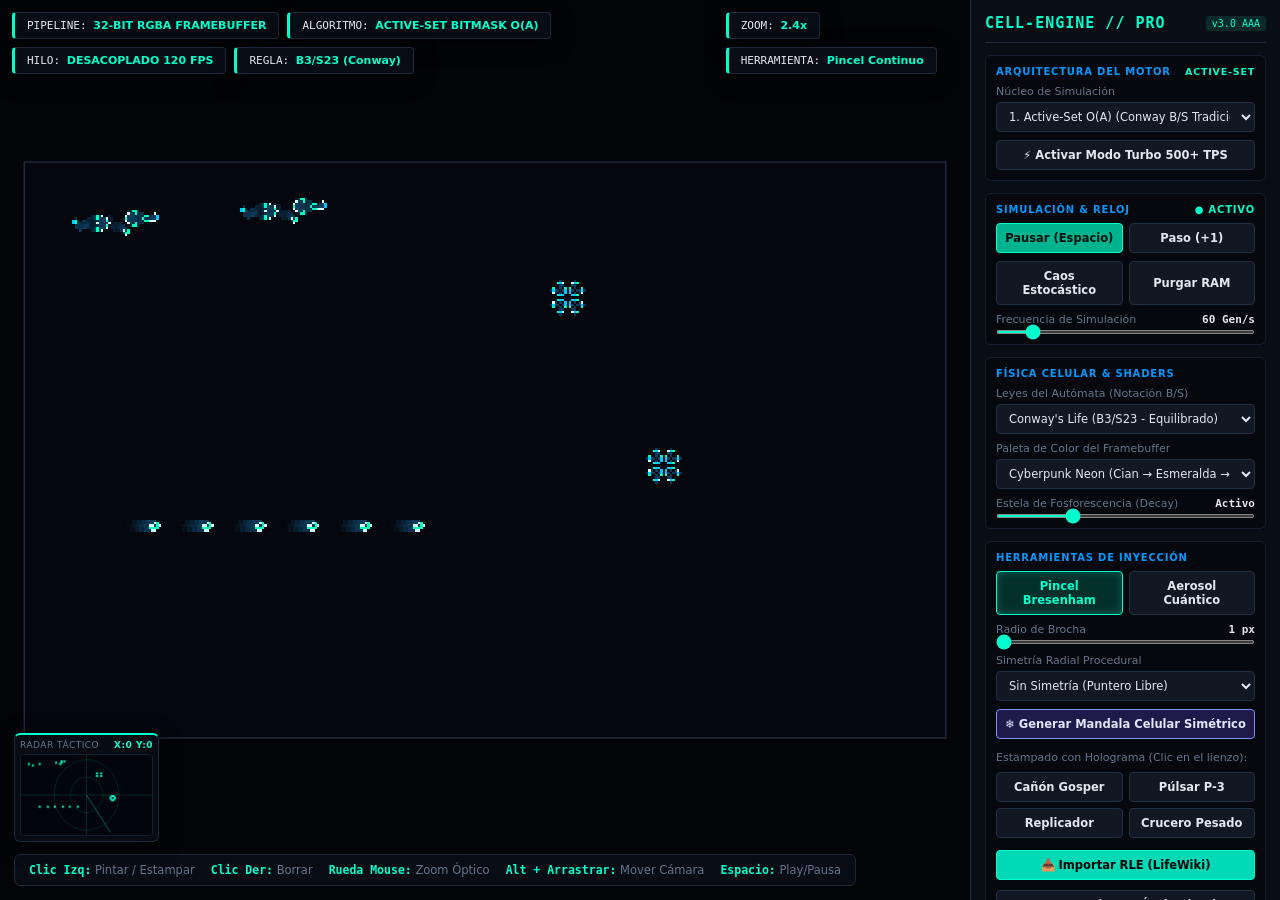
<file: html juego de vida automata/index.html>
<!DOCTYPE html>
<html lang="es">

<head>
    <meta charset="UTF-8">
    <meta name="viewport" content="width=device-width, initial-scale=1.0">
    <title>CELL-ENGINE AAA // Framebuffer & Spatial-Hash</title>
    <style>
        :root {
            --bg-void: #030508;
            --bg-hud: rgba(10, 15, 24, 0.88);
            --bg-panel: #090d14;
            --border-tech: #1e293b;
            --accent-primary: #00ffcc;
            --accent-secondary: #0099ff;
            --accent-warn: #ffaa00;
            --accent-danger: #ff2a55;
            --text-main: #e2e8f0;
            --text-dim: #64748b;
        }

        * {
            box-sizing: border-box;
            margin: 0;
            padding: 0;
            user-select: none;
            font-family: 'Segoe UI', system-ui, -apple-system, sans-serif;
        }

        body {
            background-color: var(--bg-void);
            color: var(--text-main);
            overflow: hidden;
            width: 100vw;
            height: 100vh;
            display: flex;
        }

        /* VIEWPORT PRINCIPAL */
        .viewport {
            flex: 1;
            position: relative;
            background: radial-gradient(circle at center, #070c14 0%, #020406 100%);
            overflow: hidden;
            cursor: crosshair;
        }

        #renderCanvas {
            display: block;
            width: 100%;
            height: 100%;
            image-rendering: pixelated;
            /* Nitidez total a nivel de píxel al hacer Zoom */
        }

        /* HUD SUPERIOR ESTILO MOTOR GRÁFICO */
        .hud-top-bar {
            position: absolute;
            top: 12px;
            left: 12px;
            right: 12px;
            display: flex;
            justify-content: space-between;
            pointer-events: none;
            gap: 10px;
        }

        .hud-group {
            display: flex;
            gap: 8px;
            flex-wrap: wrap;
        }

        .hud-chip {
            background: var(--bg-hud);
            border: 1px solid var(--border-tech);
            border-left: 3px solid var(--accent-primary);
            backdrop-filter: blur(8px);
            padding: 6px 12px;
            border-radius: 4px;
            font-size: 11px;
            font-family: 'Consolas', monospace;
            color: var(--text-main);
            box-shadow: 0 4px 20px rgba(0, 0, 0, 0.5);
        }

        .hud-chip span {
            color: var(--accent-primary);
            font-weight: 700;
        }

        /* BARRA INFERIOR DE HERRAMIENTAS INTERACTIVAS */
        .hud-bottom-bar {
            position: absolute;
            bottom: 14px;
            left: 14px;
            right: 14px;
            display: flex;
            justify-content: space-between;
            align-items: center;
            pointer-events: none;
        }

        .controls-legend {
            background: var(--bg-hud);
            border: 1px solid var(--border-tech);
            backdrop-filter: blur(8px);
            padding: 8px 14px;
            border-radius: 6px;
            font-size: 11.5px;
            color: var(--text-dim);
            display: flex;
            gap: 16px;
        }

        .controls-legend b {
            color: var(--accent-primary);
            font-family: 'Consolas', monospace;
        }

        /* PANEL DE INSPECTOR AAA (DERECHA) */
        .inspector {
            width: 310px;
            min-width: 310px;
            background-color: var(--bg-panel);
            border-left: 1px solid var(--border-tech);
            display: flex;
            flex-direction: column;
            padding: 14px;
            gap: 12px;
            overflow-y: auto;
            z-index: 20;
        }

        .engine-brand {
            border-bottom: 1px solid var(--border-tech);
            padding-bottom: 10px;
            display: flex;
            justify-content: space-between;
            align-items: center;
        }

        .engine-brand h1 {
            font-size: 15px;
            font-weight: 800;
            letter-spacing: 1px;
            color: var(--accent-primary);
            font-family: 'Consolas', monospace;
        }

        .engine-version {
            font-size: 10px;
            background: rgba(0, 255, 204, 0.12);
            color: var(--accent-primary);
            padding: 2px 6px;
            border-radius: 3px;
            font-family: monospace;
        }

        .panel-section {
            background: #05080d;
            border: 1px solid #141d2b;
            border-radius: 6px;
            padding: 10px;
            display: flex;
            flex-direction: column;
            gap: 8px;
        }

        .section-title {
            font-size: 10px;
            font-weight: 700;
            text-transform: uppercase;
            letter-spacing: 0.8px;
            color: var(--accent-secondary);
            display: flex;
            justify-content: space-between;
        }

        .btn-row {
            display: flex;
            gap: 6px;
        }

        .btn-grid-2 {
            display: grid;
            grid-template-columns: 1fr 1fr;
            gap: 6px;
        }

        .btn {
            flex: 1;
            background: #111823;
            color: var(--text-main);
            border: 1px solid #223044;
            padding: 7px 8px;
            border-radius: 4px;
            font-size: 11.5px;
            font-weight: 600;
            cursor: pointer;
            transition: all 0.12s ease;
            text-align: center;
        }

        .btn:hover {
            background: #1a2536;
            border-color: var(--accent-primary);
            color: #fff;
        }

        .btn.active-mode {
            background: rgba(0, 255, 204, 0.16);
            border-color: var(--accent-primary);
            color: var(--accent-primary);
            box-shadow: inset 0 0 8px rgba(0, 255, 204, 0.25);
        }

        .btn.primary {
            background: #00b38f;
            border-color: var(--accent-primary);
            color: #02100d;
            font-weight: 700;
        }

        .btn.primary:hover {
            background: var(--accent-primary);
        }

        .btn.danger:hover {
            border-color: var(--accent-danger);
            color: var(--accent-danger);
        }

        .slider-row {
            display: flex;
            flex-direction: column;
            gap: 4px;
        }

        .slider-label {
            display: flex;
            justify-content: space-between;
            font-size: 11px;
            color: var(--text-dim);
        }

        .slider-label b {
            color: var(--text-main);
            font-family: 'Consolas', monospace;
        }

        input[type="range"] {
            width: 100%;
            height: 4px;
            accent-color: var(--accent-primary);
            cursor: pointer;
        }

        select {
            background: #111823;
            color: var(--text-main);
            border: 1px solid #223044;
            padding: 6px 8px;
            border-radius: 4px;
            font-size: 11.5px;
            outline: none;
            cursor: pointer;
        }

        select:focus {
            border-color: var(--accent-primary);
        }

        /* TELEMETRÍA Y PROFILER */
        .telemetry-grid {
            display: grid;
            grid-template-columns: 1fr 1fr;
            gap: 6px;
        }

        .metric-card {
            background: #090e17;
            border: 1px solid #152030;
            padding: 6px 8px;
            border-radius: 4px;
        }

        .metric-card small {
            display: block;
            font-size: 9.5px;
            color: var(--text-dim);
            text-transform: uppercase;
        }

        .metric-card strong {
            font-size: 13px;
            font-family: 'Consolas', monospace;
            color: var(--text-main);
        }

        #profilerCanvas {
            width: 100%;
            height: 54px;
            background: #04070b;
            border: 1px solid #162234;
            border-radius: 4px;
            display: block;
        }

        /* RADAR HOLOGRÁFICO MINIMAPA (FASE 4) */
        .radar-container {
            position: absolute;
            bottom: 58px;
            left: 14px;
            width: 145px;
            background: rgba(8, 13, 22, 0.88);
            border: 1px solid #1e293b;
            border-top: 2px solid var(--accent-primary);
            border-radius: 6px;
            backdrop-filter: blur(8px);
            padding: 5px;
            display: flex;
            flex-direction: column;
            gap: 4px;
            box-shadow: 0 4px 20px rgba(0, 0, 0, 0.6);
            z-index: 15;
            cursor: crosshair;
            transition: border-color 0.15s ease;
        }

        .radar-container:hover {
            border-color: var(--accent-primary);
        }

        .radar-header {
            display: flex;
            justify-content: space-between;
            font-size: 9px;
            font-family: 'Consolas', monospace;
            color: var(--text-dim);
            text-transform: uppercase;
            letter-spacing: 0.5px;
        }

        .radar-header span:last-child {
            color: var(--accent-primary);
            font-weight: 700;
        }

        #radarCanvas {
            width: 100%;
            height: 82px;
            background: #020408;
            border: 1px solid #141f2e;
            border-radius: 4px;
            display: block;
        }

        /* MODAL DE IMPORTACIÓN UNIVERSAL RLE */
        .rle-modal-overlay {
            position: absolute;
            inset: 0;
            background: rgba(3, 5, 8, 0.78);
            backdrop-filter: blur(8px);
            -webkit-backdrop-filter: blur(8px);
            display: flex;
            align-items: center;
            justify-content: center;
            z-index: 100;
        }

        .rle-modal-overlay.hidden {
            display: none;
        }

        .rle-modal-card {
            background: #090e18;
            border: 1px solid #1e293b;
            border-top: 3px solid var(--accent-primary);
            border-radius: 8px;
            width: 480px;
            max-width: 90vw;
            padding: 18px;
            display: flex;
            flex-direction: column;
            gap: 12px;
            box-shadow: 0 16px 40px rgba(0, 0, 0, 0.8);
        }

        .rle-modal-header {
            display: flex;
            justify-content: space-between;
            align-items: center;
        }

        .rle-modal-header h3 {
            font-size: 13px;
            font-family: 'Consolas', monospace;
            color: var(--accent-primary);
            font-weight: 700;
        }

        .btn-close-modal {
            background: transparent;
            border: none;
            color: var(--text-dim);
            font-size: 16px;
            cursor: pointer;
        }

        .btn-close-modal:hover {
            color: var(--accent-danger);
        }

        .rle-modal-desc {
            font-size: 11.5px;
            color: #94a3b8;
            line-height: 1.4;
        }

        .rle-presets-row {
            display: flex;
            gap: 6px;
            align-items: center;
            font-size: 11px;
            color: var(--text-dim);
            flex-wrap: wrap;
        }

        .btn-preset {
            background: #111827;
            border: 1px solid #1f293d;
            color: var(--accent-secondary);
            padding: 3px 8px;
            border-radius: 4px;
            font-size: 10.5px;
            cursor: pointer;
        }

        .btn-preset:hover {
            border-color: var(--accent-secondary);
            background: rgba(0, 153, 255, 0.15);
        }

        #rleTextarea {
            width: 100%;
            height: 115px;
            background: #04060a;
            border: 1px solid #1e293b;
            border-radius: 4px;
            color: var(--text-main);
            font-family: 'Consolas', monospace;
            font-size: 11px;
            padding: 8px;
            resize: none;
            outline: none;
        }

        #rleTextarea:focus {
            border-color: var(--accent-primary);
        }

        .rle-modal-footer {
            display: flex;
            justify-content: flex-end;
            gap: 8px;
        }
    </style>

    <!-- MODO SIMULACIÓN PURA PARA DIAPOSITIVAS (CERO MENÚS, CERO PANELES, CERO TEXTO) -->
    <script>
        (function() {
            function activateClean() {
                var isClean = window.location.search.indexOf('clean') !== -1 ||
                              window.location.hash.indexOf('clean') !== -1 ||
                              window.name.indexOf('clean') !== -1 ||
                              (window.self !== window.top && window.name !== 'launcher-frame');
                if (isClean) {
                    document.documentElement.classList.add('pure-simulation-mode');
                    if (document.body) document.body.classList.add('pure-simulation-mode');
                }
            }
            activateClean();
            window.addEventListener('DOMContentLoaded', activateClean);
        })();
    </script>
    <style>
        html.pure-simulation-mode,
        html.pure-simulation-mode body {
            width: 100vw !important;
            height: 100vh !important;
            margin: 0 !important;
            padding: 0 !important;
            overflow: hidden !important;
            background: #020408 !important;
        }

        html.pure-simulation-mode aside,
        html.pure-simulation-mode header,
        html.pure-simulation-mode .inspector,
        html.pure-simulation-mode .sidebar,
        html.pure-simulation-mode .hud-top-bar,
        html.pure-simulation-mode .hud-bottom-bar,
        html.pure-simulation-mode #radarContainer,
        html.pure-simulation-mode #rleModal,
        html.pure-simulation-mode .controls-legend,
        html.pure-simulation-mode .hud-chip,
        html.pure-simulation-mode .engine-brand,
        html.pure-simulation-mode .panel-section {
            display: none !important;
            visibility: hidden !important;
            opacity: 0 !important;
            pointer-events: none !important;
            max-width: 0 !important;
            max-height: 0 !important;
            width: 0 !important;
            height: 0 !important;
            margin: 0 !important;
            padding: 0 !important;
            border: none !important;
        }

        html.pure-simulation-mode .viewport {
            position: absolute !important;
            top: 0 !important;
            left: 0 !important;
            width: 100vw !important;
            height: 100vh !important;
            margin: 0 !important;
            padding: 0 !important;
            flex: none !important;
            border: none !important;
            overflow: hidden !important;
        }

        html.pure-simulation-mode canvas,
        html.pure-simulation-mode #renderCanvas {
            position: absolute !important;
            top: 0 !important;
            left: 0 !important;
            width: 100vw !important;
            height: 100vh !important;
            display: block !important;
            margin: 0 !important;
            padding: 0 !important;
        }
    </style>

</head>

<body>

    <!-- VIEWPORT PRINCIPAL -->
    <main class="viewport" id="viewport">
        <canvas id="renderCanvas"></canvas>

        <!-- MODAL DE IMPORTACIÓN UNIVERSAL RLE (LIFEWIKI) -->
        <div id="rleModal" class="rle-modal-overlay hidden">
            <div class="rle-modal-card">
                <div class="rle-modal-header">
                    <h3>📥 IMPORTADOR UNIVERSAL RLE (LIFEWIKI)</h3>
                    <button id="btnCloseRle" class="btn-close-modal">✕</button>
                </div>
                <p class="rle-modal-desc">Pega cualquier código <b>Run Length Encoded (.rle)</b> estándar de LifeWiki, ConwayLife o Golly para inyectarlo en el universo:</p>
                <div class="rle-presets-row">
                    <span>Presets:</span>
                    <button class="btn-preset" data-preset="acorn">Acorn (Metusalén)</button>
                    <button class="btn-preset" data-preset="simkin">Cañón Simkin</button>
                    <button class="btn-preset" data-preset="copperhead">Copperhead (Nave)</button>
                </div>
                <textarea id="rleTextarea" placeholder="#N Simkin Glider Gun&#10;x = 33, y = 21, rule = B3/S23&#10;2b2o$2b2o4$6b2o$6b2o..."></textarea>
                <div class="rle-modal-footer">
                    <button id="btnPasteRle" class="btn">📋 Pegar Portapapeles</button>
                    <button id="btnInjectRle" class="btn primary">⚡ Inyectar en el Centro</button>
                </div>
            </div>
        </div>

        <!-- HUD SUPERIOR DE TELEMETRÍA -->
        <div class="hud-top-bar">
            <div class="hud-group">
                <div class="hud-chip">PIPELINE: <span>32-BIT RGBA FRAMEBUFFER</span></div>
                <div class="hud-chip">ALGORITMO: <span>ACTIVE-SET BITMASK O(A)</span></div>
                <div class="hud-chip">HILO: <span style="color:var(--accent-primary);">DESACOPLADO 120 FPS</span></div>
                <div class="hud-chip">REGLA: <span id="hudRule">B3/S23 (Conway)</span></div>
            </div>
            <div class="hud-group">
                <div class="hud-chip">ZOOM: <span id="hudZoom">3.0x</span></div>
                <div class="hud-chip">HERRAMIENTA: <span id="hudTool">Pincel Continuo</span></div>
            </div>
        </div>

        <!-- RADAR HOLOGRÁFICO MINIMAPA (FASE 4) -->
        <div id="radarContainer" class="radar-container" title="Clic o arrastrar para navegar en el universo">
            <div class="radar-header">
                <span>RADAR TÁCTICO</span>
                <span id="radarCoords">X:0 Y:0</span>
            </div>
            <canvas id="radarCanvas" width="135" height="76"></canvas>
        </div>

        <!-- LEYENDA INFERIOR -->
        <div class="hud-bottom-bar">
            <div class="controls-legend">
                <span><b>Clic Izq:</b> Pintar / Estampar</span>
                <span><b>Clic Der:</b> Borrar</span>
                <span><b>Rueda Mouse:</b> Zoom Óptico</span>
                <span><b>Alt + Arrastrar:</b> Mover Cámara</span>
                <span><b>Espacio:</b> Play/Pausa</span>
            </div>
        </div>
    </main>

    <!-- INSPECTOR LATERAL DE MOTOR AAA -->
    <aside class="inspector">
        <div class="engine-brand">
            <h1>CELL-ENGINE // PRO</h1>
            <span class="engine-version">v3.0 AAA</span>
        </div>

        <!-- SECCIÓN 0: ARQUITECTURA DE COMPUTO (FASE 4: BITBOARD & LENIA) -->
        <div class="panel-section">
            <div class="section-title">
                <span>Arquitectura del Motor</span>
                <span id="engineBadge" style="color:#00ffcc; font-size:9.5px;">ACTIVE-SET</span>
            </div>
            <div class="slider-row">
                <div class="slider-label"><span>Núcleo de Simulación</span></div>
                <select id="selectEngineMode" title="Seleccionar Motor de Simulación" aria-label="Seleccionar Motor de Simulación">
                    <option value="active_set">1. Active-Set O(A) (Conway B/S Tradicional)</option>
                    <option value="bitboard">2. ⚡ Motor Bitboard Vectorizado (500+ Gen/s)</option>
                    <option value="lenia">3. 🦠 Autómata Continuo: Lenia (SmoothLife)</option>
                </select>
            </div>
            <button id="btnTurboBitboard" class="btn" style="font-weight:700;">⚡ Activar Modo Turbo 500+ TPS</button>
        </div>

        <!-- SECCIÓN 1: CONTROL DE TIEMPO -->
        <div class="panel-section">
            <div class="section-title">
                <span>Simulación & Reloj</span>
                <span id="stateBadge" style="color:#00ffcc;">● ACTIVO</span>
            </div>
            <div class="btn-row">
                <button id="btnPlay" class="btn primary">Pausar (Espacio)</button>
                <button id="btnStep" class="btn">Paso (+1)</button>
            </div>
            <div class="btn-row">
                <button id="btnRandom" class="btn">Caos Estocástico</button>
                <button id="btnClear" class="btn danger">Purgar RAM</button>
            </div>
            <div class="slider-row">
                <div class="slider-label"><span>Frecuencia de Simulación</span><b id="valTps">60 Gen/s</b></div>
                <input type="range" id="rangeTps" min="1" max="500" value="60">
            </div>
        </div>

        <!-- SECCIÓN 2: REGLAS DEL UNIVERSO Y ESTÉTICA -->
        <div class="panel-section">
            <div class="section-title"><span>Física Celular & Shaders</span></div>
            <div class="slider-row">
                <div class="slider-label"><span>Leyes del Autómata (Notación B/S)</span></div>
                <select id="selectRule" title="Leyes del Autómata" aria-label="Leyes del Autómata">
                    <option value="conway">Conway's Life (B3/S23 - Equilibrado)</option>
                    <option value="highlife">HighLife (B36/S23 - Autorreplicante)</option>
                    <option value="daynight">Day & Night (B3678/S34678 - Simétrico)</option>
                    <option value="seeds">Seeds (B2/S - Supernova Explosiva)</option>
                </select>
            </div>
            <div class="slider-row">
                <div class="slider-label"><span>Paleta de Color del Framebuffer</span></div>
                <select id="selectPalette" title="Paleta de Color" aria-label="Paleta de Color">
                    <option value="cyber">Cyberpunk Neon (Cian → Esmeralda → Violeta)</option>
                    <option value="thermal">Termografía Infrarroja (Blanco → Oro → Rojo)</option>
                    <option value="matrix">Bio-Matrix (Lima Eléctrico → Oscuro)</option>
                </select>
            </div>
            <div class="slider-row">
                <div class="slider-label"><span>Estela de Fosforescencia (Decay)</span><b id="valDecay">Activo</b></div>
                <input type="range" id="rangeDecay" min="1" max="40" value="12">
            </div>
        </div>

        <!-- SECCIÓN 3: PINCEL Y ESTAMPADO HOLOGRÁFICO -->
        <div class="panel-section">
            <div class="section-title"><span>Herramientas de Inyección</span></div>
            <div class="btn-grid-2">
                <button class="btn tool-btn active-mode" data-tool="brush">Pincel Bresenham</button>
                <button class="btn tool-btn" data-tool="spray">Aerosol Cuántico</button>
            </div>
            <div class="slider-row">
                <div class="slider-label"><span>Radio de Brocha</span><b id="valBrush">1 px</b></div>
                <input type="range" id="rangeBrush" min="1" max="16" value="1">
            </div>

            <!-- Simetría Procedural (Fase 4) -->
            <div class="slider-row" style="margin-top:2px;">
                <div class="slider-label"><span>Simetría Radial Procedural</span></div>
                <select id="selectSymmetry" title="Seleccionar Simetría" aria-label="Seleccionar Simetría">
                    <option value="none">Sin Simetría (Puntero Libre)</option>
                    <option value="quad">Simetría 4-Ejes (Cuádruple C4)</option>
                    <option value="hex">Simetría 6-Ejes (Hexagonal C6)</option>
                    <option value="kaleido">Caleidoscopio Cristalino (8-Ejes D4)</option>
                </select>
            </div>
            <button id="btnGenMandala" class="btn" style="background:#1e1b4b; border-color:#818cf8; color:#e0e7ff; font-weight:700;">❄️ Generar Mandala Celular Simétrico</button>

            <div class="slider-label" style="margin-top:4px;"><span>Estampado con Holograma (Clic en el lienzo):</span>
            </div>
            <div class="btn-grid-2">
                <button class="btn stamp-btn" data-stamp="gosper">Cañón Gosper</button>
                <button class="btn stamp-btn" data-stamp="pulsar">Púlsar P-3</button>
                <button class="btn stamp-btn" data-stamp="replicator">Replicador</button>
                <button class="btn stamp-btn" data-stamp="spaceship">Crucero Pesado</button>
            </div>
            <button id="btnOpenRleModal" class="btn primary" style="margin-top:4px; background:#00d9b5; color:#030508;">📥 Importar RLE (LifeWiki)</button>
            <button id="btnResetCam" class="btn" style="margin-top:2px;">Centrar Cámara Óptica (1:1)</button>
        </div>

        <!-- SECCIÓN 4: PROFILER DE RENDIMIENTO AAA -->
        <div class="panel-section" style="margin-top:auto;">
            <div class="section-title">
                <span>Hardware Profiler</span>
                <span id="fpsCounter" style="color:#00ffcc;">60 FPS</span>
            </div>
            <div class="telemetry-grid">
                <div class="metric-card">
                    <small>Generación</small>
                    <strong id="metricGen">0</strong>
                </div>
                <div class="metric-card">
                    <small>Células Vivas</small>
                    <strong id="metricAlive">0</strong>
                </div>
                <div class="metric-card">
                    <small>Poda Activa O(A)</small>
                    <strong id="metricPrune">0.0%</strong>
                </div>
                <div class="metric-card">
                    <small>Tiempo Step CPU</small>
                    <strong id="metricCpu">0.00 ms</strong>
                </div>
            </div>
            <canvas id="profilerCanvas" width="278" height="54"></canvas>
        </div>
    </aside>

    <script>
        /**
         * ============================================================================
         * CELL-ENGINE AAA v3.0 - DIRECT 32-BIT FRAMEBUFFER & SPATIAL ACTIVE-SET
         * ============================================================================
         * Arquitectura de Motor Gráfico de Alto Rendimiento:
         * 1. Framebuffer Directo (Uint32Array sobre ImageData): Escribe píxeles de 32-bits
         *    en formato Little-Endian (0xAABBGGRR) en un OffscreenCanvas del tamaño exacto
         *    del mundo lógico y lo proyecta con transformación matricial de cámara.
         * 2. Thermal Phosphor Decay Buffer: Mantiene la energía residual de células muertas
         *    para renderizar estelas luminosas en tiempo real sin costo extra de GPU.
         * 3. Tablas de Verdad Bitwise (Lookup Rules): Permite cambiar las reglas físicas
         *    del universo (Conway, HighLife, Day&Night, Seeds) en O(1) usando máscaras de bits.
         * 4. Holographic Ghost Preview: Renderiza la silueta translúcida de estructuras
         *    complejas antes de inyectarlas en la memoria activa.
         */

        const PATTERNS = {
            gosper: [
                [0, 24], [1, 22], [1, 24], [2, 12], [2, 13], [2, 20], [2, 21], [2, 34], [2, 35],
                [3, 11], [3, 15], [3, 20], [3, 21], [3, 34], [3, 35], [4, 0], [4, 1], [4, 10],
                [4, 16], [4, 20], [4, 21], [5, 0], [5, 1], [5, 10], [5, 14], [5, 16], [5, 17],
                [5, 22], [5, 24], [6, 10], [6, 16], [6, 24], [7, 11], [7, 15], [8, 12], [8, 13]
            ],
            pulsar: [
                [2, 0], [3, 0], [4, 0], [8, 0], [9, 0], [10, 0],
                [0, 2], [5, 2], [7, 2], [12, 2], [0, 3], [5, 3], [7, 3], [12, 3], [0, 4], [5, 4], [7, 4], [12, 4],
                [2, 5], [3, 5], [4, 5], [8, 5], [9, 5], [10, 5],
                [2, 7], [3, 7], [4, 7], [8, 7], [9, 7], [10, 7],
                [0, 8], [5, 8], [7, 8], [12, 8], [0, 9], [5, 9], [7, 9], [12, 9], [0, 10], [5, 10], [7, 10], [12, 10],
                [2, 12], [3, 12], [4, 12], [8, 12], [9, 12], [10, 12]
            ],
            replicator: [
                [0, 2], [0, 3], [0, 4], [1, 1], [1, 4], [2, 0], [2, 4], [3, 0], [3, 1], [3, 2], [4, 0], [4, 1], [4, 2]
            ],
            spaceship: [
                [0, 2], [0, 3], [1, 0], [1, 1], [1, 3], [1, 4], [2, 0], [2, 1], [2, 2], [2, 3], [3, 1], [3, 2]
            ]
        };

        // Reglas expresadas en máscaras de bits de 9 posiciones (0..8 vecinos)
        const RULESETS = {
            conway: { name: 'B3/S23 (Conway)', birth: (1 << 3), survive: (1 << 2) | (1 << 3) },
            highlife: { name: 'B36/S23 (HighLife)', birth: (1 << 3) | (1 << 6), survive: (1 << 2) | (1 << 3) },
            daynight: { name: 'B3678/S34678 (D&N)', birth: (1 << 3) | (1 << 6) | (1 << 7) | (1 << 8), survive: (1 << 3) | (1 << 4) | (1 << 6) | (1 << 7) | (1 << 8) },
            seeds: { name: 'B2/S (Seeds Explosivo)', birth: (1 << 2), survive: 0 }
        };

        const RLE_PRESETS = {
            acorn: `#N Acorn (Metusalén legendario de 7 celdas)\nx = 7, y = 3, rule = B3/S23\nbo5b$3bo3b$2o2b3o!`,
            simkin: `#N Simkin Glider Gun (Periodo 120)\nx = 33, y = 21, rule = B3/S23\n2b2o$2b2o4$6b2o$6b2o4$29b2o$29b2o2$22b2o$21bo2bo$21b2ob2o$27b2o$21b2ob2o$21bo2bo$22b2o!`,
            copperhead: `#N Copperhead (Nave espacial ortogonal)\nx = 8, y = 12, rule = B3/S23\nb2o2b2o$b2o2b2o2$2b4o2$2b4o$o2b2o2bo$o6bo2$2b4o$3b2o$3b2o!`
        };

        function parseRLE(rleText) {
            const lines = rleText.split(/\r?\n/);
            let patternStr = '';
            let rule = null;
            let width = 0;
            let height = 0;

            for (let line of lines) {
                line = line.trim();
                if (!line || line.startsWith('#')) continue;
                if (line.includes('x =') || line.includes('x=')) {
                    const mX = line.match(/x\s*=\s*(\d+)/i);
                    const mY = line.match(/y\s*=\s*(\d+)/i);
                    const mR = line.match(/rule\s*=\s*([^\s,]+)/i);
                    if (mX) width = parseInt(mX[1], 10);
                    if (mY) height = parseInt(mY[1], 10);
                    if (mR) rule = mR[1];
                    continue;
                }
                patternStr += line;
                if (line.includes('!')) break;
            }

            const cells = [];
            let curX = 0;
            let curY = 0;
            let count = 0;

            for (let i = 0; i < patternStr.length; i++) {
                const ch = patternStr[i];
                if (ch >= '0' && ch <= '9') {
                    count = count * 10 + (ch.charCodeAt(0) - 48);
                } else if (ch === 'b') {
                    curX += (count || 1);
                    count = 0;
                } else if (ch === 'o' || (ch >= 'A' && ch <= 'Z')) {
                    const run = count || 1;
                    for (let k = 0; k < run; k++) {
                        cells.push([curY, curX + k]);
                    }
                    curX += run;
                    count = 0;
                } else if (ch === '$') {
                    curY += (count || 1);
                    curX = 0;
                    count = 0;
                } else if (ch === '!') {
                    break;
                }
            }

            return { cells, width, height, rule };
        }

        class AAACellularEngine {
            constructor() {
                this.canvas = document.getElementById('renderCanvas');
                this.ctx = this.canvas.getContext('2d', { alpha: false });
                this.profCanvas = document.getElementById('profilerCanvas');
                this.profCtx = this.profCanvas.getContext('2d', { alpha: false });

                // Dimensiones del Universo Lógico (Múltiplo exacto de 32 para Bitboard Vectorizado)
                this.cols = 384; // 12 palabras de 32 bits por fila
                this.rows = 240;
                this.wordsPerRow = 12;
                this.totalCells = this.cols * this.rows;

                // Superficie Offscreen para volcado directo de memoria de 32-bits
                this.fbCanvas = document.createElement('canvas');
                this.fbCanvas.width = this.cols;
                this.fbCanvas.height = this.rows;
                this.fbCtx = this.fbCanvas.getContext('2d', { alpha: false });
                this.imageData = this.fbCtx.createImageData(this.cols, this.rows);
                this.pixelBuffer32 = new Uint32Array(this.imageData.data.buffer);

                // Buffers de Simulación Tradicional (Active-Set O(A))
                this.state = new Uint8Array(this.totalCells);
                this.nextState = new Uint8Array(this.totalCells);
                this.trail = new Uint8Array(this.totalCells);

                // Estructuras de Poda Espacial O(A)
                this.activeList = new Uint32Array(this.totalCells);
                this.nextActiveList = new Uint32Array(this.totalCells);
                this.activeMask = new Uint8Array(this.totalCells);
                this.activeCount = 0;

                // Tablas de Adyacencia Toroidal
                this.leftCol = new Uint16Array(this.cols);
                this.rightCol = new Uint16Array(this.cols);
                this.upRowOff = new Uint32Array(this.rows);
                this.downRowOff = new Uint32Array(this.rows);
                this.initToroidalLookup();

                // Tablas de Color Precalculadas (LUT 32-bit ABGR)
                this.aliveLUT = new Uint32Array(256);
                this.trailLUT = new Uint32Array(256);
                this.currentPalette = 'cyber';
                this.buildColorLUTs();

                // FASE 4: 1. Motor Bitboard Vectorizado 32-bits
                this.totalWords = this.wordsPerRow * this.rows;
                this.bitboard = new Uint32Array(this.totalWords);
                this.nextBitboard = new Uint32Array(this.totalWords);

                // FASE 4: 2. Autómata Continuo (Lenia / SmoothLife)
                this.leniaField = new Float32Array(this.totalCells);
                this.nextLeniaField = new Float32Array(this.totalCells);
                this.leniaOffsets = [];
                this.initLeniaKernel();

                // FASE 4: 3. Minimapa Radar Holográfico
                this.radarCanvas = document.getElementById('radarCanvas');
                this.radarCtx = this.radarCanvas ? this.radarCanvas.getContext('2d') : null;
                this.radarSweepAngle = 0;
                this.isRadarNavigating = false;

                // FASE 4: 4. Modos y Simetría Procedural
                this.engineMode = 'active_set'; // 'active_set', 'bitboard', 'lenia'
                this.isTurboBitboard = false;
                this.symmetryMode = 'none'; // 'none', 'quad', 'hex', 'kaleido'

                // Cámara 2D (Zoom y Paneo)
                this.camZoom = 3.2;
                this.camX = 0;
                this.camY = 0;
                this.isPanning = false;
                this.panStartX = 0;
                this.panStartY = 0;

                // Parámetros de Simulación y Herramientas
                this.isRunning = true;
                this.tps = 60;
                this.decaySpeed = 12;
                this.currentRule = RULESETS.conway;
                this.tool = 'brush';
                this.activeStamp = null;
                this.brushRadius = 1;

                // Estado del Mouse
                this.mouseWorldX = -1;
                this.mouseWorldY = -1;
                this.lastWorldX = -1;
                this.lastWorldY = -1;
                this.isPainting = false;
                this.paintValue = 1;

                // Telemetría
                this.generation = 0;
                this.aliveCount = 0;
                this.cpuStepMs = 0;
                this.lastSimTick = 0;
                this.frameCount = 0;
                this.lastFpsTick = performance.now();
                this.fpsHistory = new Uint8Array(70).fill(60);

                this.resizeViewport();
                this.centerCamera();
                this.bindEvents();
                this.seedDemoScene();
            }

            initToroidalLookup() {
                for (let x = 0; x < this.cols; x++) {
                    this.leftCol[x] = (x === 0) ? this.cols - 1 : x - 1;
                    this.rightCol[x] = (x === this.cols - 1) ? 0 : x + 1;
                }
                for (let y = 0; y < this.rows; y++) {
                    const up = (y === 0) ? this.rows - 1 : y - 1;
                    const dn = (y === this.rows - 1) ? 0 : y + 1;
                    this.upRowOff[y] = up * this.cols;
                    this.downRowOff[y] = dn * this.cols;
                }
            }

            initLeniaKernel() {
                this.leniaOffsets = [];
                const R = 9.0;
                const rIn = 3.2;
                let totalW = 0;
                for (let dy = -10; dy <= 10; dy++) {
                    for (let dx = -10; dx <= 10; dx++) {
                        const d = Math.sqrt(dx * dx + dy * dy);
                        if (d >= rIn && d <= R) {
                            const mid = (R + rIn) * 0.5;
                            const dev = (R - rIn) * 0.5;
                            const w = Math.exp(-Math.pow((d - mid) / (dev * 0.7), 2));
                            this.leniaOffsets.push(dx, dy, w);
                            totalW += w;
                        }
                    }
                }
                for (let i = 2; i < this.leniaOffsets.length; i += 3) {
                    this.leniaOffsets[i] /= totalW;
                }
            }

            packABGR(r, g, b) {
                return (255 << 24) | ((b & 0xFF) << 16) | ((g & 0xFF) << 8) | (r & 0xFF);
            }

            buildColorLUTs() {
                for (let i = 0; i < 256; i++) {
                    const t = i / 255;
                    if (this.currentPalette === 'cyber') {
                        if (i === 1) {
                            this.aliveLUT[i] = this.packABGR(210, 255, 255);
                        } else if (i < 12) {
                            this.aliveLUT[i] = this.packABGR(0, 255, 190);
                        } else if (i < 60) {
                            this.aliveLUT[i] = this.packABGR(0, 200, 255);
                        } else {
                            this.aliveLUT[i] = this.packABGR(130, 80, 255);
                        }
                        this.trailLUT[i] = this.packABGR(
                            Math.floor(4 + t * 10),
                            Math.floor(7 + t * 65),
                            Math.floor(13 + t * 95)
                        );
                    } else if (this.currentPalette === 'thermal') {
                        if (i === 1) {
                            this.aliveLUT[i] = this.packABGR(255, 255, 220);
                        } else if (i < 15) {
                            this.aliveLUT[i] = this.packABGR(255, 190, 0);
                        } else {
                            this.aliveLUT[i] = this.packABGR(255, 50, 30);
                        }
                        this.trailLUT[i] = this.packABGR(
                            Math.floor(5 + t * 110),
                            Math.floor(4 + t * 20),
                            Math.floor(10 + t * 35)
                        );
                    } else {
                        this.aliveLUT[i] = (i === 1)
                            ? this.packABGR(220, 255, 220)
                            : this.packABGR(0, Math.max(110, 255 - i * 2), 65);
                        this.trailLUT[i] = this.packABGR(3, Math.floor(8 + t * 75), 12);
                    }
                }
            }

            resizeViewport() {
                const vp = document.getElementById('viewport');
                this.canvas.width = vp.clientWidth || (window.innerWidth - 310);
                this.canvas.height = vp.clientHeight || window.innerHeight;
            }

            centerCamera() {
                const scaleX = this.canvas.width / this.cols;
                const scaleY = this.canvas.height / this.rows;
                this.camZoom = Math.min(scaleX, scaleY) * 0.95;
                this.camX = (this.canvas.width - this.cols * this.camZoom) * 0.5;
                this.camY = (this.canvas.height - this.rows * this.camZoom) * 0.5;
                document.getElementById('hudZoom').textContent = `${this.camZoom.toFixed(1)}x`;
            }

            activateNeighborhood(x, y, list, ref) {
                const cols = this.cols;
                const lx = this.leftCol[x];
                const rx = this.rightCol[x];
                const uOff = this.upRowOff[y];
                const mOff = y * cols;
                const dOff = this.downRowOff[y];

                const n0 = uOff + lx, n1 = uOff + x, n2 = uOff + rx;
                const n3 = mOff + lx, n4 = mOff + x, n5 = mOff + rx;
                const n6 = dOff + lx, n7 = dOff + x, n8 = dOff + rx;

                const arr = [n0, n1, n2, n3, n4, n5, n6, n7, n8];
                for (let i = 0; i < 9; i++) {
                    const idx = arr[i];
                    if (this.activeMask[idx] === 0) {
                        this.activeMask[idx] = 1;
                        list[ref.count++] = idx;
                    }
                }
            }

            setCellState(x, y, val) {
                const wx = ((x % this.cols) + this.cols) % this.cols;
                const wy = ((y % this.rows) + this.rows) % this.rows;
                const idx = wy * this.cols + wx;

                if (this.engineMode === 'lenia') {
                    this.leniaField[idx] = val > 0 ? 0.85 : 0.0;
                    if (val > 0) this.aliveCount++;
                    return;
                }

                const prev = this.state[idx];
                if ((prev > 0) === (val > 0)) return;

                this.state[idx] = val;
                this.nextState[idx] = val;
                if (val > 0) {
                    this.aliveCount++;
                    this.trail[idx] = 255;
                } else {
                    this.aliveCount--;
                }

                // Sincronizar en el bitboard
                const wordIdx = wy * this.wordsPerRow + (wx >> 5);
                const bitPos = wx & 31;
                if (val > 0) {
                    this.bitboard[wordIdx] |= (1 << bitPos);
                } else {
                    this.bitboard[wordIdx] &= ~(1 << bitPos);
                }

                const ref = { count: this.activeCount };
                this.activateNeighborhood(wx, wy, this.activeList, ref);
                this.activeCount = ref.count;
            }

            setCellStateSymmetric(cx, cy, val) {
                if (this.symmetryMode === 'none') {
                    this.setCellState(cx, cy, val);
                    return;
                }

                const midX = this.cols * 0.5;
                const midY = this.rows * 0.5;
                const dx = cx - midX;
                const dy = cy - midY;

                if (this.symmetryMode === 'quad') {
                    this.setCellState(Math.floor(midX + dx), Math.floor(midY + dy), val);
                    this.setCellState(Math.floor(midX - dx), Math.floor(midY + dy), val);
                    this.setCellState(Math.floor(midX + dx), Math.floor(midY - dy), val);
                    this.setCellState(Math.floor(midX - dx), Math.floor(midY - dy), val);
                } else if (this.symmetryMode === 'kaleido') {
                    const pts = [
                        [dx, dy], [-dx, dy], [dx, -dy], [-dx, -dy],
                        [dy, dx], [-dy, dx], [dy, -dx], [-dy, -dx]
                    ];
                    for (let i = 0; i < 8; i++) {
                        this.setCellState(Math.floor(midX + pts[i][0]), Math.floor(midY + pts[i][1]), val);
                    }
                } else if (this.symmetryMode === 'hex') {
                    for (let a = 0; a < 6; a++) {
                        const angle = (a * Math.PI) / 3;
                        const rx = dx * Math.cos(angle) - dy * Math.sin(angle);
                        const ry = dx * Math.sin(angle) + dy * Math.cos(angle);
                        this.setCellState(Math.floor(midX + rx), Math.floor(midY + ry), val);
                    }
                }
            }

            paintBrushAt(cx, cy, stateVal) {
                const r = this.brushRadius;
                if (r === 1 && this.tool === 'brush') {
                    this.setCellStateSymmetric(cx, cy, stateVal);
                    return;
                }
                for (let dy = -r; dy <= r; dy++) {
                    for (let dx = -r; dx <= r; dx++) {
                        if (dx * dx + dy * dy <= r * r) {
                            if (this.tool === 'spray' && stateVal > 0 && Math.random() > 0.35) continue;
                            this.setCellStateSymmetric(cx + dx, cy + dy, stateVal);
                        }
                    }
                }
            }

            drawLineBresenham(x0, y0, x1, y1, val) {
                const dx = Math.abs(x1 - x0);
                const dy = -Math.abs(y1 - y0);
                const sx = x0 < x1 ? 1 : -1;
                const sy = y0 < y1 ? 1 : -1;
                let err = dx + dy;

                while (true) {
                    this.paintBrushAt(x0, y0, val);
                    if (x0 === x1 && y0 === y1) break;
                    const e2 = 2 * err;
                    if (e2 >= dy) { err += dy; x0 += sx; }
                    if (e2 <= dx) { err += dx; y0 += sy; }
                }
            }

            /**
             * Generador Procedural de Mandalas y Cristales de Hielo Simétricos (Fase 4)
             */
            generateSymmetricMandala() {
                this.clearWorld();
                const midX = Math.floor(this.cols * 0.5);
                const midY = Math.floor(this.rows * 0.5);
                const radius = 34;

                for (let r = 2; r < radius; r += 2) {
                    for (let a = 0; a < 6; a++) {
                        if (Math.random() > 0.4) {
                            const ang = (a * Math.PI) / 3;
                            const x = Math.floor(midX + Math.cos(ang) * r);
                            const y = Math.floor(midY + Math.sin(ang) * r);
                            this.setCellState(x, y, 1);
                        }
                    }
                }

                for (let step = 0; step < 8; step++) {
                    const offset = step * 4;
                    for (let i = 0; i < 6; i++) {
                        const ang = (i * Math.PI) / 3 + 0.12;
                        const x = Math.floor(midX + Math.cos(ang) * offset);
                        const y = Math.floor(midY + Math.sin(ang) * offset);
                        this.setCellState(x, y, 1);
                        this.setCellState(x + 1, y, 1);
                        this.setCellState(x, y + 1, 1);
                    }
                }

                if (this.engineMode === 'bitboard') {
                    this.syncStateToBitboard();
                }
                this.updateTelemetryUI();
            }

            syncStateToBitboard() {
                this.bitboard.fill(0);
                const cols = this.cols;
                const rows = this.rows;
                const Ww = this.wordsPerRow;
                for (let y = 0; y < rows; y++) {
                    const yOff = y * cols;
                    const bOff = y * Ww;
                    for (let x = 0; x < cols; x++) {
                        if (this.state[yOff + x] > 0) {
                            const wIdx = bOff + (x >> 5);
                            this.bitboard[wIdx] |= (1 << (x & 31));
                        }
                    }
                }
            }

            /**
             * FASE 4: 1. Motor Bitboard Vectorizado (32 células evaluadas en paralelo por palabra)
             */
            stepBitboard() {
                const t0 = performance.now();
                const Ww = this.wordsPerRow;
                const H = this.rows;
                const bb = this.bitboard;
                const nbb = this.nextBitboard;
                let aliveBits = 0;

                for (let y = 0; y < H; y++) {
                    const yUp = ((y - 1 + H) % H) * Ww;
                    const yMid = y * Ww;
                    const yDown = ((y + 1) % H) * Ww;

                    for (let x = 0; x < Ww; x++) {
                        const xL = (x - 1 + Ww) % Ww;
                        const xR = (x + 1) % Ww;

                        const u0 = bb[yUp + x];
                        const uL = (u0 << 1) | (bb[yUp + xL] >>> 31);
                        const uR = (u0 >>> 1) | (bb[yUp + xR] << 31);

                        const m0 = bb[yMid + x];
                        const mL = (m0 << 1) | (bb[yMid + xL] >>> 31);
                        const mR = (m0 >>> 1) | (bb[yMid + xR] << 31);

                        const d0 = bb[yDown + x];
                        const dL = (d0 << 1) | (bb[yDown + xL] >>> 31);
                        const dR = (d0 >>> 1) | (bb[yDown + xR] << 31);

                        // Full Adders Bitwise paralelos para 8 vecinos
                        const s1 = uL ^ u0 ^ uR;
                        const c1 = (uL & u0) | (u0 & uR) | (uR & uL);

                        const s2 = dL ^ d0 ^ dR;
                        const c2 = (dL & d0) | (d0 & dR) | (dR & dL);

                        const s3 = s1 ^ s2 ^ mL;
                        const c3 = (s1 & s2) | (s2 & mL) | (mL & s1);

                        const bit0 = s3 ^ mR;
                        const c4 = s3 & mR;

                        const cs1 = c1 ^ c2 ^ c3;
                        const cc1 = (c1 & c2) | (c2 & c3) | (c3 & c1);

                        const bit1 = cs1 ^ c4;
                        const cc2 = cs1 & c4;

                        const bit2 = cc1 | cc2;

                        // Regla Conway B3/S23 en lógica de bits
                        const count2 = (~bit0) & bit1 & (~bit2);
                        const count3 = bit0 & bit1 & (~bit2);

                        const nextWord = count3 | (count2 & m0);
                        nbb[yMid + x] = nextWord;

                        // Conteo de bits vivos (Hamming Weight O(1))
                        let v = nextWord - ((nextWord >>> 1) & 0x55555555);
                        v = (v & 0x33333333) + ((v >>> 2) & 0x33333333);
                        aliveBits += (((v + (v >>> 4)) & 0x0F0F0F0F) * 0x01010101) >>> 24;
                    }
                }

                this.bitboard.set(nbb);
                this.aliveCount = aliveBits;
                this.generation++;
                this.cpuStepMs = performance.now() - t0;

                // Sincronizar al framebuffer para renderizado
                for (let y = 0; y < H; y++) {
                    const yOff = y * this.cols;
                    const bOff = y * Ww;
                    for (let x = 0; x < Ww; x++) {
                        const word = bb[bOff + x];
                        const pxStart = yOff + (x << 5);
                        for (let b = 0; b < 32; b++) {
                            const isAlive = (word & (1 << b)) !== 0;
                            const idx = pxStart + b;
                            if (isAlive) {
                                this.state[idx] = Math.min(255, this.state[idx] + 1 || 1);
                                this.trail[idx] = 255;
                            } else {
                                this.state[idx] = 0;
                            }
                        }
                    }
                }
            }

            /**
             * FASE 4: 2. Autómata Continuo (Lenia / SmoothLife con convolución en anillo)
             */
            stepLenia() {
                const t0 = performance.now();
                const cols = this.cols;
                const rows = this.rows;
                const cur = this.leniaField;
                const nxt = this.nextLeniaField;
                const offsets = this.leniaOffsets;
                const numOffsets = offsets.length;
                const mu = 0.15;
                const sigma = 0.016;
                const dt = 0.16;
                let totalAlive = 0;

                for (let y = 0; y < rows; y++) {
                    const yOff = y * cols;
                    for (let x = 0; x < cols; x++) {
                        const idx = yOff + x;
                        let U = 0;
                        for (let k = 0; k < numOffsets; k += 3) {
                            const ox = offsets[k];
                            const oy = offsets[k + 1];
                            const w = offsets[k + 2];
                            const sx = (x + ox + cols) % cols;
                            const sy = (y + oy + rows) % rows;
                            U += cur[sy * cols + sx] * w;
                        }

                        const diff = (U - mu) / sigma;
                        const G = 2.0 * Math.exp(-(diff * diff)) - 1.0;
                        const val = Math.max(0.0, Math.min(1.0, cur[idx] + dt * G));
                        nxt[idx] = val;
                        if (val > 0.08) totalAlive++;
                    }
                }

                this.leniaField.set(nxt);
                this.aliveCount = totalAlive;
                this.generation++;
                this.cpuStepMs = performance.now() - t0;
            }

            /**
             * Paso de Simulación Tradicional (Active-Set O(A))
             */
            stepActiveSet() {
                const t0 = performance.now();
                const cols = this.cols;
                const state = this.state;
                const nextState = this.nextState;
                const trail = this.trail;
                const activeList = this.activeList;
                const count = this.activeCount;
                const birthMask = this.currentRule.birth;
                const surviveMask = this.currentRule.survive;

                for (let i = 0; i < count; i++) {
                    const idx = activeList[i];
                    nextState[idx] = state[idx];
                    this.activeMask[idx] = 0;
                }

                const nextRef = { count: 0 };
                const transitions = [];

                for (let i = 0; i < count; i++) {
                    const idx = activeList[i];
                    const y = (idx / cols) | 0;
                    const x = idx - (y * cols);

                    const lx = this.leftCol[x];
                    const rx = this.rightCol[x];
                    const uOff = this.upRowOff[y];
                    const mOff = y * cols;
                    const dOff = this.downRowOff[y];

                    const n =
                        (state[uOff + lx] > 0) + (state[uOff + x] > 0) + (state[uOff + rx] > 0) +
                        (state[mOff + lx] > 0) + (state[mOff + rx] > 0) +
                        (state[dOff + lx] > 0) + (state[dOff + x] > 0) + (state[dOff + rx] > 0);

                    const age = state[idx];
                    const bit = 1 << n;

                    if (age > 0) {
                        if ((surviveMask & bit) !== 0) {
                            if (age < 255) nextState[idx] = age + 1;
                            if (age < 65 && this.activeMask[idx] === 0) {
                                this.activeMask[idx] = 1;
                                this.nextActiveList[nextRef.count++] = idx;
                            }
                        } else {
                            nextState[idx] = 0;
                            trail[idx] = 220;
                            this.aliveCount--;
                            transitions.push(x, y);
                        }
                    } else {
                        if ((birthMask & bit) !== 0) {
                            nextState[idx] = 1;
                            trail[idx] = 255;
                            this.aliveCount++;
                            transitions.push(x, y);
                        }
                    }
                }

                for (let i = 0; i < transitions.length; i += 2) {
                    this.activateNeighborhood(transitions[i], transitions[i + 1], this.nextActiveList, nextRef);
                }

                for (let i = 0; i < count; i++) {
                    const idx = activeList[i];
                    state[idx] = nextState[idx];
                }

                const tmp = this.activeList;
                this.activeList = this.nextActiveList;
                this.nextActiveList = tmp;
                this.activeCount = nextRef.count;

                this.generation++;
                this.cpuStepMs = performance.now() - t0;
            }

            stepSimulation() {
                if (this.engineMode === 'bitboard') {
                    const stepsPerTick = this.isTurboBitboard ? 8 : 1;
                    for (let s = 0; s < stepsPerTick; s++) {
                        this.stepBitboard();
                    }
                } else if (this.engineMode === 'lenia') {
                    this.stepLenia();
                } else {
                    this.stepActiveSet();
                }
            }

            /**
             * FASE 4: 3. Minimapa Radar Holográfico con navegación interactiva
             */
            drawMinimapRadar() {
                if (!this.radarCanvas || !this.radarCtx) return;
                const ctx = this.radarCtx;
                const rw = this.radarCanvas.width;
                const rh = this.radarCanvas.height;

                ctx.fillStyle = '#02050b';
                ctx.fillRect(0, 0, rw, rh);

                // Cuadrícula y retícula holográfica
                ctx.strokeStyle = 'rgba(0, 255, 204, 0.12)';
                ctx.lineWidth = 1;
                ctx.beginPath();
                ctx.arc(rw * 0.5, rh * 0.5, rh * 0.44, 0, Math.PI * 2);
                ctx.arc(rw * 0.5, rh * 0.5, rh * 0.22, 0, Math.PI * 2);
                ctx.moveTo(0, rh * 0.5); ctx.lineTo(rw, rh * 0.5);
                ctx.moveTo(rw * 0.5, 0); ctx.lineTo(rw * 0.5, rh);
                ctx.stroke();

                // Proyección de densidad celular
                const scaleX = rw / this.cols;
                const scaleY = rh / this.rows;
                ctx.fillStyle = '#00ffcc';

                if (this.engineMode === 'lenia') {
                    const lenia = this.leniaField;
                    for (let y = 0; y < this.rows; y += 4) {
                        const yOff = y * this.cols;
                        for (let x = 0; x < this.cols; x += 4) {
                            if (lenia[yOff + x] > 0.18) {
                                ctx.fillRect(x * scaleX, y * scaleY, 2, 2);
                            }
                        }
                    }
                } else {
                    const state = this.state;
                    for (let y = 0; y < this.rows; y += 4) {
                        const yOff = y * this.cols;
                        for (let x = 0; x < this.cols; x += 4) {
                            if (state[yOff + x] > 0) {
                                ctx.fillRect(x * scaleX, y * scaleY, 2, 2);
                            }
                        }
                    }
                }

                // Línea de barrido holográfico
                this.radarSweepAngle = (this.radarSweepAngle + 0.05) % (Math.PI * 2);
                ctx.strokeStyle = 'rgba(0, 255, 204, 0.4)';
                ctx.beginPath();
                ctx.moveTo(rw * 0.5, rh * 0.5);
                ctx.lineTo(
                    rw * 0.5 + Math.cos(this.radarSweepAngle) * rw * 0.5,
                    rh * 0.5 + Math.sin(this.radarSweepAngle) * rh * 0.5
                );
                ctx.stroke();

                // Rectángulo activo de cámara (Frustum Óptico)
                const worldW = this.canvas.width / this.camZoom;
                const worldH = this.canvas.height / this.camZoom;
                const worldLeft = -this.camX / this.camZoom;
                const worldTop = -this.camY / this.camZoom;

                const rx = worldLeft * scaleX;
                const ry = worldTop * scaleY;
                const rvw = worldW * scaleX;
                const rvh = worldH * scaleY;

                ctx.strokeStyle = '#ffaa00';
                ctx.lineWidth = 1.4;
                ctx.strokeRect(rx, ry, rvw, rvh);

                const coordsEl = document.getElementById('radarCoords');
                if (coordsEl) {
                    coordsEl.textContent = `X:${Math.max(0, Math.floor(worldLeft))} Y:${Math.max(0, Math.floor(worldTop))}`;
                }
            }

            renderFrame() {
                const total = this.totalCells;
                const px32 = this.pixelBuffer32;

                if (this.engineMode === 'lenia') {
                    // Renderizado Bioluminiscente de Campo Escalar Continuo Lenia
                    const lenia = this.leniaField;
                    for (let i = 0; i < total; i++) {
                        const a = lenia[i];
                        if (a < 0.02) {
                            px32[i] = 0xFF080402;
                        } else {
                            const r = Math.min(255, Math.floor(Math.sin(a * Math.PI) * 130 + a * 255));
                            const g = Math.min(255, Math.floor(Math.sin(a * Math.PI * 0.8) * 230));
                            const b = Math.min(255, Math.floor(Math.cos(a * Math.PI * 0.5) * 255 + a * 60));
                            px32[i] = (255 << 24) | (b << 16) | (g << 8) | r;
                        }
                    }
                } else {
                    // Renderizado Framebuffer Directo 32-bits
                    const state = this.state;
                    const trail = this.trail;
                    const aliveLUT = this.aliveLUT;
                    const trailLUT = this.trailLUT;
                    const decay = this.decaySpeed;

                    for (let i = 0; i < total; i++) {
                        const age = state[i];
                        if (age > 0) {
                            px32[i] = aliveLUT[age];
                        } else {
                            let tr = trail[i];
                            if (tr > 0) {
                                tr = (tr > decay) ? tr - decay : 0;
                                trail[i] = tr;
                            }
                            px32[i] = trailLUT[tr];
                        }
                    }
                }

                this.fbCtx.putImageData(this.imageData, 0, 0);

                const ctx = this.ctx;
                ctx.fillStyle = '#020407';
                ctx.fillRect(0, 0, this.canvas.width, this.canvas.height);

                ctx.save();
                ctx.translate(this.camX, this.camY);
                ctx.scale(this.camZoom, this.camZoom);
                ctx.imageSmoothingEnabled = false;
                ctx.drawImage(this.fbCanvas, 0, 0);

                if (this.camZoom >= 5.5) {
                    ctx.strokeStyle = 'rgba(255, 255, 255, 0.05)';
                    ctx.lineWidth = 1 / this.camZoom;
                    ctx.beginPath();
                    for (let x = 0; x <= this.cols; x++) {
                        ctx.moveTo(x, 0); ctx.lineTo(x, this.rows);
                    }
                    for (let y = 0; y <= this.rows; y++) {
                        ctx.moveTo(0, y); ctx.lineTo(this.cols, y);
                    }
                    ctx.stroke();
                }

                ctx.strokeStyle = '#1e293b';
                ctx.lineWidth = 1.5 / this.camZoom;
                ctx.strokeRect(0, 0, this.cols, this.rows);

                // Holograma fantasma de previsualización
                if (this.mouseWorldX >= 0 && this.mouseWorldX < this.cols &&
                    this.mouseWorldY >= 0 && this.mouseWorldY < this.rows) {

                    if (this.tool === 'stamp' && this.activeStamp) {
                        const coords = PATTERNS[this.activeStamp];
                        ctx.fillStyle = 'rgba(0, 255, 204, 0.55)';
                        for (let i = 0; i < coords.length; i++) {
                            const [py, px] = coords[i];
                            const gx = (this.mouseWorldX + px + this.cols) % this.cols;
                            const gy = (this.mouseWorldY + py + this.rows) % this.rows;
                            ctx.fillRect(gx, gy, 1, 1);
                        }
                    } else {
                        ctx.strokeStyle = 'rgba(0, 255, 204, 0.75)';
                        ctx.lineWidth = 1.2 / this.camZoom;
                        ctx.beginPath();
                        ctx.arc(this.mouseWorldX + 0.5, this.mouseWorldY + 0.5, this.brushRadius, 0, Math.PI * 2);
                        ctx.stroke();
                    }
                }

                ctx.restore();

                // Dibujar Radar Holográfico en miniatura
                this.drawMinimapRadar();
            }

            stampPatternAt(name, wx, wy) {
                const coords = PATTERNS[name];
                if (!coords) return;
                for (let i = 0; i < coords.length; i++) {
                    const [py, px] = coords[i];
                    this.setCellState(wx + px, wy + py, 1);
                }
            }

            importRLE(rleText) {
                const parsed = parseRLE(rleText);
                if (!parsed || parsed.cells.length === 0) {
                    alert('No se detectaron células válidas en el código RLE.');
                    return false;
                }

                const startX = Math.max(0, Math.floor((this.cols - (parsed.width || 30)) / 2));
                const startY = Math.max(0, Math.floor((this.rows - (parsed.height || 20)) / 2));

                for (let i = 0; i < parsed.cells.length; i++) {
                    const [r, c] = parsed.cells[i];
                    this.setCellState(startX + c, startY + r, 1);
                }

                if (parsed.rule) {
                    const r = parsed.rule.toLowerCase();
                    if (r.includes('b36/s23')) {
                        this.currentRule = RULESETS.highlife;
                        document.getElementById('selectRule').value = 'highlife';
                    } else if (r.includes('b3/s23')) {
                        this.currentRule = RULESETS.conway;
                        document.getElementById('selectRule').value = 'conway';
                    } else if (r.includes('b2/s')) {
                        this.currentRule = RULESETS.seeds;
                        document.getElementById('selectRule').value = 'seeds';
                    } else if (r.includes('b3678/s34678')) {
                        this.currentRule = RULESETS.daynight;
                        document.getElementById('selectRule').value = 'daynight';
                    }
                    document.getElementById('hudRule').textContent = this.currentRule.name;
                }

                this.updateTelemetryUI();
                return true;
            }

            clearWorld() {
                this.state.fill(0);
                this.nextState.fill(0);
                this.trail.fill(0);
                this.activeMask.fill(0);
                this.bitboard.fill(0);
                this.nextBitboard.fill(0);
                this.leniaField.fill(0);
                this.nextLeniaField.fill(0);
                this.activeCount = 0;
                this.generation = 0;
                this.aliveCount = 0;
                this.cpuStepMs = 0;
                this.updateTelemetryUI();
            }

            randomizeWorld(density = 0.2) {
                this.clearWorld();
                if (this.engineMode === 'lenia') {
                    for (let y = 0; y < this.rows; y++) {
                        for (let x = 0; x < this.cols; x++) {
                            if (Math.random() < density * 0.5) {
                                this.leniaField[y * this.cols + x] = Math.random() * 0.9;
                            }
                        }
                    }
                } else {
                    for (let y = 0; y < this.rows; y++) {
                        for (let x = 0; x < this.cols; x++) {
                            if (Math.random() < density) {
                                this.setCellState(x, y, 1);
                            }
                        }
                    }
                }
                this.updateTelemetryUI();
            }

            seedDemoScene() {
                this.clearWorld();
                this.stampPatternAt('gosper', 20, 20);
                this.stampPatternAt('gosper', 90, 15);
                this.stampPatternAt('pulsar', 220, 50);
                this.stampPatternAt('pulsar', 260, 120);
                for (let i = 0; i < 6; i++) {
                    this.stampPatternAt('spaceship', 40 + i * 22, 150);
                }
                this.updateTelemetryUI();
            }

            screenToWorld(clientX, clientY) {
                const rect = this.canvas.getBoundingClientRect();
                const sx = clientX - rect.left;
                const sy = clientY - rect.top;
                return {
                    wx: Math.floor((sx - this.camX) / this.camZoom),
                    wy: Math.floor((sy - this.camY) / this.camZoom),
                    sx,
                    sy
                };
            }

            updateTelemetryUI() {
                document.getElementById('metricGen').textContent = this.generation.toLocaleString();
                document.getElementById('metricAlive').textContent = this.aliveCount.toLocaleString();
                const ratio = ((this.activeCount / this.totalCells) * 100).toFixed(1);
                document.getElementById('metricPrune').textContent = `${ratio}%`;
                document.getElementById('metricCpu').textContent = `${this.cpuStepMs.toFixed(2)} ms`;
            }

            updateProfilerGraph(now) {
                this.frameCount++;
                const elapsed = now - this.lastFpsTick;
                if (elapsed >= 350) {
                    const fps = Math.round((this.frameCount * 1000) / elapsed);
                    document.getElementById('fpsCounter').textContent = `${fps} FPS`;

                    if (window.parent && window.parent !== window) {
                        try {
                            window.parent.postMessage({
                                type: 'telemetry_bridge',
                                module: 'automata',
                                moduleName: 'CELL-ENGINE PRO',
                                fps: fps,
                                metricKey: 'Células Vivas',
                                metricValue: `${this.aliveCount.toLocaleString()} vivas`,
                                subtext: `${this.engineMode === 'bitboard' ? '⚡ Bitboard Vectorizado' : (this.engineMode === 'lenia' ? '🦠 Lenia Continuo' : this.currentRule.name)} @ ${this.tps} TPS`
                            }, '*');
                        } catch (e) {}
                    }

                    this.fpsHistory.copyWithin(0, 1);
                    this.fpsHistory[this.fpsHistory.length - 1] = Math.min(144, fps);
                    this.frameCount = 0;
                    this.lastFpsTick = now;
                    this.updateTelemetryUI();

                    const pCtx = this.profCtx;
                    const w = this.profCanvas.width;
                    const h = this.profCanvas.height;
                    pCtx.fillStyle = '#04070b';
                    pCtx.fillRect(0, 0, w, h);

                    const bw = w / this.fpsHistory.length;
                    for (let i = 0; i < this.fpsHistory.length; i++) {
                        const v = this.fpsHistory[i];
                        const bh = Math.min(h, (v / 80) * h);
                        pCtx.fillStyle = v >= 50 ? '#00ffcc' : (v >= 30 ? '#ffaa00' : '#ff2a55');
                        pCtx.fillRect(i * bw, h - bh, bw - 0.5, bh);
                    }
                }
            }

            bindEvents() {
                this.canvas.addEventListener('contextmenu', e => e.preventDefault());

                this.canvas.addEventListener('mousedown', (e) => {
                    if (e.button === 1 || (e.button === 0 && e.altKey)) {
                        this.isPanning = true;
                        this.panStartX = e.clientX - this.camX;
                        this.panStartY = e.clientY - this.camY;
                        return;
                    }

                    const { wx, wy } = this.screenToWorld(e.clientX, e.clientY);

                    if (this.tool === 'stamp' && this.activeStamp && e.button === 0) {
                        this.stampPatternAt(this.activeStamp, wx, wy);
                        this.updateTelemetryUI();
                        return;
                    }

                    this.isPainting = true;
                    this.paintValue = (e.button === 2) ? 0 : 1;
                    this.paintBrushAt(wx, wy, this.paintValue);
                    this.lastWorldX = wx;
                    this.lastWorldY = wy;
                    this.updateTelemetryUI();
                });

                window.addEventListener('mousemove', (e) => {
                    const { wx, wy } = this.screenToWorld(e.clientX, e.clientY);
                    this.mouseWorldX = wx;
                    this.mouseWorldY = wy;

                    if (this.isPanning) {
                        this.camX = e.clientX - this.panStartX;
                        this.camY = e.clientY - this.panStartY;
                        return;
                    }

                    if (this.isPainting) {
                        this.drawLineBresenham(this.lastWorldX, this.lastWorldY, wx, wy, this.paintValue);
                        this.lastWorldX = wx;
                        this.lastWorldY = wy;
                    }
                });

                window.addEventListener('mouseup', () => {
                    this.isPanning = false;
                    this.isPainting = false;
                });

                this.canvas.addEventListener('wheel', (e) => {
                    e.preventDefault();
                    const { sx, sy } = this.screenToWorld(e.clientX, e.clientY);
                    const worldXBefore = (sx - this.camX) / this.camZoom;
                    const worldYBefore = (sy - this.camY) / this.camZoom;

                    const zoomFactor = e.deltaY < 0 ? 1.15 : 0.87;
                    this.camZoom = Math.max(1.2, Math.min(24, this.camZoom * zoomFactor));

                    this.camX = sx - worldXBefore * this.camZoom;
                    this.camY = sy - worldYBefore * this.camZoom;
                    document.getElementById('hudZoom').textContent = `${this.camZoom.toFixed(1)}x`;
                }, { passive: false });

                // Navegación Interactiva del Radar Minimapa (Clic / Arrastre)
                if (this.radarCanvas) {
                    const handleRadarNav = (e) => {
                        const rect = this.radarCanvas.getBoundingClientRect();
                        const rx = Math.max(0, Math.min(rect.width, e.clientX - rect.left));
                        const ry = Math.max(0, Math.min(rect.height, e.clientY - rect.top));

                        const targetWorldX = (rx / rect.width) * this.cols;
                        const targetWorldY = (ry / rect.height) * this.rows;

                        this.camX = this.canvas.width * 0.5 - targetWorldX * this.camZoom;
                        this.camY = this.canvas.height * 0.5 - targetWorldY * this.camZoom;
                    };

                    this.radarCanvas.addEventListener('mousedown', (e) => {
                        this.isRadarNavigating = true;
                        handleRadarNav(e);
                    });

                    window.addEventListener('mousemove', (e) => {
                        if (this.isRadarNavigating) handleRadarNav(e);
                    });

                    window.addEventListener('mouseup', () => {
                        this.isRadarNavigating = false;
                    });
                }

                // Selector de Arquitectura del Motor (Fase 4: Bitboard & Lenia)
                const selectEngineMode = document.getElementById('selectEngineMode');
                const engineBadge = document.getElementById('engineBadge');
                if (selectEngineMode) {
                    selectEngineMode.addEventListener('change', (e) => {
                        this.engineMode = e.target.value;
                        if (this.engineMode === 'bitboard') {
                            this.syncStateToBitboard();
                            engineBadge.textContent = '⚡ BITBOARD 32B';
                            engineBadge.style.color = '#38bdf8';
                        } else if (this.engineMode === 'lenia') {
                            engineBadge.textContent = '🦠 LENIA CONTINUO';
                            engineBadge.style.color = '#c084fc';
                            this.randomizeWorld(0.12);
                        } else {
                            engineBadge.textContent = 'ACTIVE-SET';
                            engineBadge.style.color = '#00ffcc';
                        }
                    });
                }

                // Modo Turbo Bitboard
                const btnTurbo = document.getElementById('btnTurboBitboard');
                if (btnTurbo) {
                    btnTurbo.addEventListener('click', () => {
                        this.isTurboBitboard = !this.isTurboBitboard;
                        if (this.isTurboBitboard) {
                            this.engineMode = 'bitboard';
                            if (selectEngineMode) selectEngineMode.value = 'bitboard';
                            this.syncStateToBitboard();
                            this.tps = 500;
                            document.getElementById('rangeTps').value = 500;
                            document.getElementById('valTps').textContent = '500 Gen/s';
                            btnTurbo.classList.add('active-mode');
                            btnTurbo.textContent = '⚡ Modo Turbo: 500+ Gen/s (ACTIVO)';
                            engineBadge.textContent = '⚡ 500+ TPS TURBO';
                            engineBadge.style.color = '#f59e0b';
                        } else {
                            this.tps = 60;
                            document.getElementById('rangeTps').value = 60;
                            document.getElementById('valTps').textContent = '60 Gen/s';
                            btnTurbo.classList.remove('active-mode');
                            btnTurbo.textContent = '⚡ Activar Modo Turbo 500+ TPS';
                        }
                    });
                }

                // Selector de Simetría Procedural (Fase 4)
                const selectSymmetry = document.getElementById('selectSymmetry');
                if (selectSymmetry) {
                    selectSymmetry.addEventListener('change', (e) => {
                        this.symmetryMode = e.target.value;
                    });
                }

                const btnGenMandala = document.getElementById('btnGenMandala');
                if (btnGenMandala) {
                    btnGenMandala.addEventListener('click', () => {
                        this.generateSymmetricMandala();
                    });
                }

                // Botones de Control
                const btnPlay = document.getElementById('btnPlay');
                const stateBadge = document.getElementById('stateBadge');
                const togglePlay = () => {
                    this.isRunning = !this.isRunning;
                    btnPlay.textContent = this.isRunning ? 'Pausar (Espacio)' : 'Reanudar (Espacio)';
                    stateBadge.textContent = this.isRunning ? '● ACTIVO' : '❚❚ PAUSADO';
                    stateBadge.style.color = this.isRunning ? '#00ffcc' : '#ffaa00';
                };

                btnPlay.addEventListener('click', togglePlay);

                document.getElementById('btnStep').addEventListener('click', () => {
                    if (this.isRunning) togglePlay();
                    this.stepSimulation();
                    this.updateTelemetryUI();
                });

                document.getElementById('btnRandom').addEventListener('click', () => this.randomizeWorld(0.2));
                document.getElementById('btnClear').addEventListener('click', () => this.clearWorld());
                document.getElementById('btnResetCam').addEventListener('click', () => this.centerCamera());

                // Sliders y Selectores
                document.getElementById('rangeTps').addEventListener('input', (e) => {
                    this.tps = parseInt(e.target.value, 10);
                    document.getElementById('valTps').textContent = `${this.tps} Gen/s`;
                });

                document.getElementById('rangeDecay').addEventListener('input', (e) => {
                    this.decaySpeed = parseInt(e.target.value, 10);
                    document.getElementById('valDecay').textContent = this.decaySpeed < 15 ? 'Larga' : 'Rápida';
                });

                document.getElementById('rangeBrush').addEventListener('input', (e) => {
                    this.brushRadius = parseInt(e.target.value, 10);
                    document.getElementById('valBrush').textContent = `${this.brushRadius} px`;
                });

                document.getElementById('selectRule').addEventListener('change', (e) => {
                    this.currentRule = RULESETS[e.target.value];
                    document.getElementById('hudRule').textContent = this.currentRule.name;
                });

                document.getElementById('selectPalette').addEventListener('change', (e) => {
                    this.currentPalette = e.target.value;
                    this.buildColorLUTs();
                });

                // Selección de Herramientas y Estampas
                const clearActiveBtns = () => {
                    document.querySelectorAll('.tool-btn, .stamp-btn').forEach(b => b.classList.remove('active-mode'));
                };

                document.querySelectorAll('.tool-btn').forEach(btn => {
                    btn.addEventListener('click', () => {
                        clearActiveBtns();
                        btn.classList.add('active-mode');
                        this.tool = btn.dataset.tool;
                        this.activeStamp = null;
                        document.getElementById('hudTool').textContent = btn.textContent;
                    });
                });

                document.querySelectorAll('.stamp-btn').forEach(btn => {
                    btn.addEventListener('click', () => {
                        clearActiveBtns();
                        btn.classList.add('active-mode');
                        this.tool = 'stamp';
                        this.activeStamp = btn.dataset.stamp;
                        document.getElementById('hudTool').textContent = `Holograma: ${btn.textContent}`;
                    });
                });

                // Modal RLE
                const rleModal = document.getElementById('rleModal');
                const rleTextarea = document.getElementById('rleTextarea');
                document.getElementById('btnOpenRleModal').addEventListener('click', () => {
                    rleModal.classList.remove('hidden');
                    rleTextarea.focus();
                });
                document.getElementById('btnCloseRle').addEventListener('click', () => {
                    rleModal.classList.add('hidden');
                });
                document.querySelectorAll('.btn-preset').forEach(btn => {
                    btn.addEventListener('click', () => {
                        const key = btn.dataset.preset;
                        if (RLE_PRESETS[key]) {
                            rleTextarea.value = RLE_PRESETS[key];
                        }
                    });
                });
                document.getElementById('btnPasteRle').addEventListener('click', async () => {
                    try {
                        const text = await navigator.clipboard.readText();
                        rleTextarea.value = text;
                    } catch (e) {
                        alert('Por favor pega el código manualmente usando Ctrl+V dentro del cuadro.');
                    }
                });
                document.getElementById('btnInjectRle').addEventListener('click', () => {
                    const code = rleTextarea.value.trim();
                    if (!code) {
                        alert('Ingresa o pega un código RLE primero.');
                        return;
                    }
                    if (this.importRLE(code)) {
                        rleModal.classList.add('hidden');
                    }
                });

                window.addEventListener('keydown', (e) => {
                    if (e.code === 'Escape') {
                        rleModal.classList.add('hidden');
                    } else if (e.code === 'Space' && e.target !== rleTextarea) {
                        e.preventDefault();
                        togglePlay();
                    }
                });

                window.addEventListener('resize', () => {
                    this.resizeViewport();
                    this.centerCamera();
                });
            }

            startEngineLoop() {
                const loop = (now) => {
                    requestAnimationFrame(loop);
                    this.updateProfilerGraph(now);

                    const interval = 1000 / this.tps;
                    if (this.isRunning && (now - this.lastSimTick >= interval)) {
                        this.stepSimulation();
                        this.lastSimTick = now;
                    }
                    this.renderFrame();
                };
                requestAnimationFrame(loop);
            }
        }

        window.addEventListener('load', () => {
            const engine = new AAACellularEngine();
            engine.startEngineLoop();
        });
    </script>
</body>

</html>
</file>
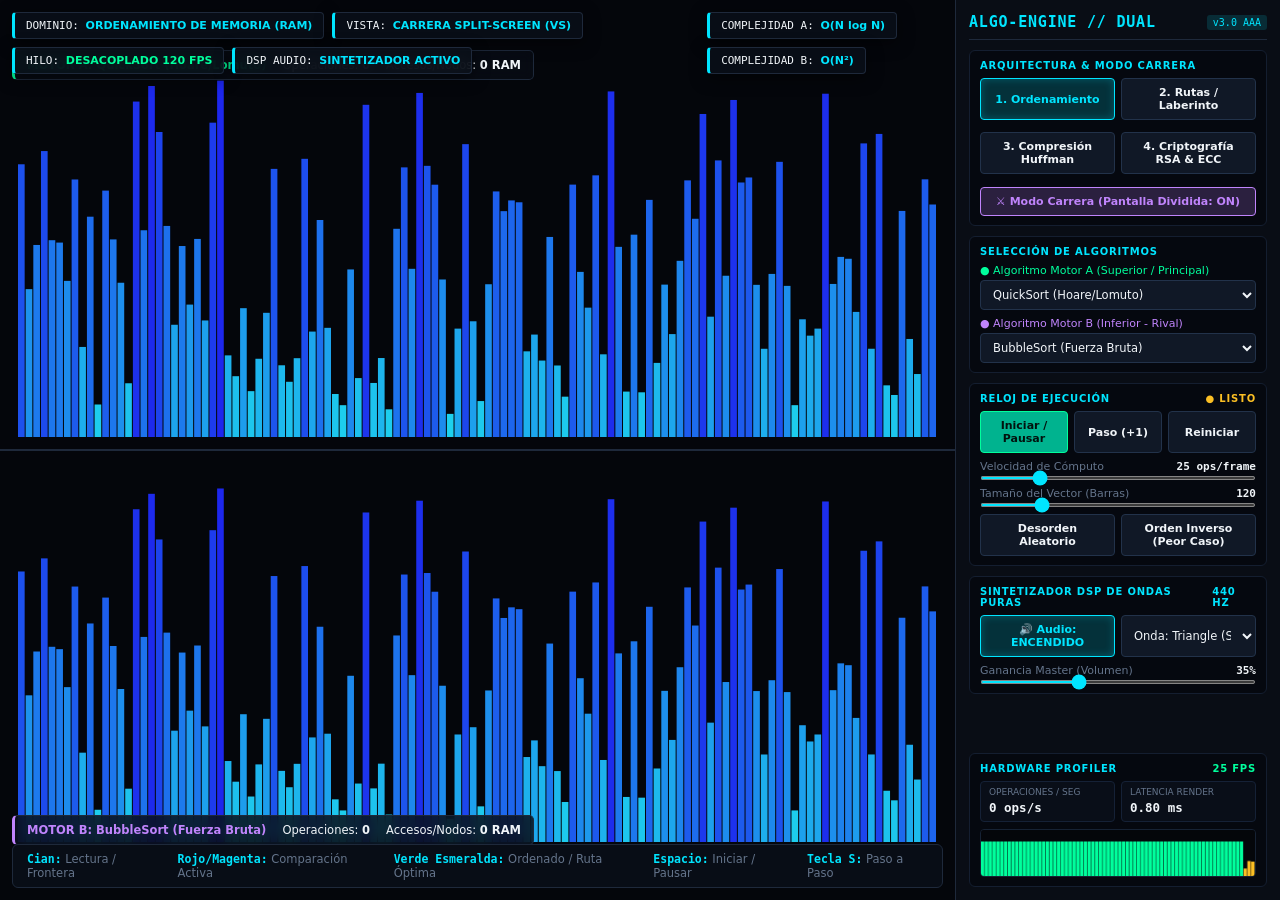
<file: html juego laberito/index.html>
<!DOCTYPE html>
<html lang="es">

<head>
    <meta charset="UTF-8">
    <meta name="viewport" content="width=device-width, initial-scale=1.0">
    <title>ALGO-ENGINE AAA // Sorting, Pathfinding & Split-Screen Race</title>
    <style>
        :root {
            --bg-void: #04060b;
            --bg-hud: rgba(10, 15, 25, 0.88);
            --bg-panel: #090d15;
            --border-tech: #1e293b;
            --accent-cyan: #00e5ff;
            --accent-neon: #00ff9d;
            --accent-purple: #c084fc;
            --accent-warn: #fbbf24;
            --accent-danger: #ff2a55;
            --text-main: #f1f5f9;
            --text-dim: #64748b;
        }

        * {
            box-sizing: border-box;
            margin: 0;
            padding: 0;
            user-select: none;
            font-family: 'Segoe UI', system-ui, -apple-system, sans-serif;
        }

        body {
            background-color: var(--bg-void);
            color: var(--text-main);
            overflow: hidden;
            width: 100vw;
            height: 100vh;
            display: flex;
        }

        /* VIEWPORT PRINCIPAL */
        .viewport {
            flex: 1;
            position: relative;
            background: radial-gradient(circle at center, #080d18 0%, #030509 100%);
            overflow: hidden;
            display: flex;
            flex-direction: column;
        }

        #algoCanvas {
            display: block;
            width: 100%;
            height: 100%;
            cursor: crosshair;
        }

        /* HUD SUPERIOR */
        .hud-top-bar {
            position: absolute;
            top: 12px;
            left: 12px;
            right: 12px;
            display: flex;
            justify-content: space-between;
            pointer-events: none;
            gap: 8px;
            z-index: 10;
        }

        .hud-group {
            display: flex;
            gap: 8px;
            flex-wrap: wrap;
        }

        .hud-chip {
            background: var(--bg-hud);
            border: 1px solid var(--border-tech);
            border-left: 3px solid var(--accent-cyan);
            backdrop-filter: blur(8px);
            padding: 6px 11px;
            border-radius: 4px;
            font-size: 11px;
            font-family: 'Consolas', monospace;
            color: var(--text-main);
            box-shadow: 0 4px 16px rgba(0, 0, 0, 0.5);
        }

        .hud-chip span {
            color: var(--accent-cyan);
            font-weight: 700;
        }

        /* TARJETAS DE TELEMETRÍA FLOTANTES PARA CADA MOTOR (A y B) */
        .race-banner-container {
            position: absolute;
            top: 50px;
            left: 12px;
            right: 12px;
            display: flex;
            flex-direction: column;
            justify-content: space-between;
            height: calc(100% - 105px);
            pointer-events: none;
            z-index: 9;
        }

        .engine-overlay-card {
            background: rgba(9, 13, 21, 0.82);
            border: 1px solid #1e293b;
            border-left: 3px solid var(--accent-neon);
            backdrop-filter: blur(6px);
            padding: 7px 12px;
            border-radius: 5px;
            width: fit-content;
            font-family: 'Consolas', monospace;
            font-size: 11.5px;
            display: flex;
            gap: 16px;
            align-items: center;
        }

        .engine-overlay-card.card-b {
            border-left-color: var(--accent-purple);
            margin-top: auto;
        }

        .badge-win {
            background: rgba(0, 255, 157, 0.18);
            color: var(--accent-neon);
            border: 1px solid var(--accent-neon);
            padding: 1px 6px;
            border-radius: 3px;
            font-weight: 700;
            font-size: 10px;
        }

        /* LEYENDA INFERIOR */
        .hud-bottom-bar {
            position: absolute;
            bottom: 12px;
            left: 12px;
            right: 12px;
            display: flex;
            justify-content: space-between;
            align-items: center;
            pointer-events: none;
            z-index: 10;
        }

        .controls-legend {
            background: var(--bg-hud);
            border: 1px solid var(--border-tech);
            backdrop-filter: blur(8px);
            padding: 7px 14px;
            border-radius: 6px;
            font-size: 11.5px;
            color: var(--text-dim);
            display: flex;
            gap: 16px;
        }

        .controls-legend b {
            color: var(--accent-cyan);
            font-family: 'Consolas', monospace;
        }

        /* PANEL INSPECTOR LATERAL */
        .inspector {
            width: 325px;
            min-width: 325px;
            background-color: var(--bg-panel);
            border-left: 1px solid var(--border-tech);
            display: flex;
            flex-direction: column;
            padding: 13px;
            gap: 10px;
            overflow-y: auto;
            z-index: 20;
        }

        .engine-brand {
            border-bottom: 1px solid var(--border-tech);
            padding-bottom: 8px;
            display: flex;
            justify-content: space-between;
            align-items: center;
        }

        .engine-brand h1 {
            font-size: 15px;
            font-weight: 800;
            letter-spacing: 0.8px;
            color: var(--accent-cyan);
            font-family: 'Consolas', monospace;
        }

        .engine-version {
            font-size: 10px;
            background: rgba(0, 229, 255, 0.14);
            color: var(--accent-cyan);
            padding: 2px 6px;
            border-radius: 3px;
            font-family: monospace;
        }

        .panel-section {
            background: #05080f;
            border: 1px solid #141e30;
            border-radius: 6px;
            padding: 9px 10px;
            display: flex;
            flex-direction: column;
            gap: 7px;
        }

        .section-title {
            font-size: 10px;
            font-weight: 700;
            text-transform: uppercase;
            letter-spacing: 0.8px;
            color: var(--accent-cyan);
            display: flex;
            justify-content: space-between;
            align-items: center;
        }

        .btn-row {
            display: flex;
            gap: 6px;
        }

        .btn-grid-2 {
            display: grid;
            grid-template-columns: 1fr 1fr;
            gap: 6px;
        }

        .btn-grid-4 {
            display: grid;
            grid-template-columns: repeat(4, 1fr);
            gap: 4px;
        }

        .grid-size-btn {
            font-size: 10px;
            padding: 5px 2px;
        }

        .btn {
            flex: 1;
            background: #101826;
            color: var(--text-main);
            border: 1px solid #22324a;
            padding: 7px 8px;
            border-radius: 4px;
            font-size: 11px;
            font-weight: 600;
            cursor: pointer;
            transition: all 0.12s ease;
            text-align: center;
        }

        .btn:hover {
            background: #19263b;
            border-color: var(--accent-cyan);
            color: #fff;
        }

        .btn.active-tab {
            background: rgba(0, 229, 255, 0.18);
            border-color: var(--accent-cyan);
            color: var(--accent-cyan);
            box-shadow: inset 0 0 8px rgba(0, 229, 255, 0.25);
        }

        
        .btn.active-3d {
            background: rgba(0, 229, 255, 0.22);
            border-color: var(--accent-cyan);
            color: var(--accent-cyan);
            box-shadow: 0 0 10px rgba(0, 229, 255, 0.35);
        }

        .btn.active-bot {
            background: rgba(192, 132, 252, 0.25);
            border-color: var(--accent-purple);
            color: var(--accent-purple);
            box-shadow: 0 0 10px rgba(192, 132, 252, 0.35);
        }

        .crypto-subtab {
            background: #101826;
            color: var(--text-dim);
            border: 1px solid #1e293b;
            padding: 5px 8px;
            border-radius: 4px;
            font-size: 10.5px;
            cursor: pointer;
            transition: all 0.15s ease;
        }

        .crypto-subtab.active {
            background: rgba(0, 229, 255, 0.16);
            color: var(--accent-cyan);
            border-color: var(--accent-cyan);
        }

        .btn.active-race {
            background: rgba(192, 132, 252, 0.2);
            border-color: var(--accent-purple);
            color: var(--accent-purple);
        }

        .btn.primary {
            background: #00b38f;
            border-color: var(--accent-neon);
            color: #02120e;
            font-weight: 700;
        }

        .btn.primary:hover {
            background: var(--accent-neon);
        }

        .btn.danger:hover {
            border-color: var(--accent-danger);
            color: var(--accent-danger);
        }

        .slider-row {
            display: flex;
            flex-direction: column;
            gap: 3px;
        }

        .slider-label {
            display: flex;
            justify-content: space-between;
            font-size: 11px;
            color: var(--text-dim);
        }

        .slider-label b {
            color: var(--text-main);
            font-family: 'Consolas', monospace;
        }

        input[type="range"] {
            width: 100%;
            height: 4px;
            accent-color: var(--accent-cyan);
            cursor: pointer;
        }

        select {
            background: #101826;
            color: var(--text-main);
            border: 1px solid #22324a;
            padding: 6px 8px;
            border-radius: 4px;
            font-size: 11.5px;
            outline: none;
            cursor: pointer;
            width: 100%;
        }

        select:focus {
            border-color: var(--accent-cyan);
        }

        .hidden {
            display: none !important;
        }

        /* PROFILER */
        .telemetry-grid {
            display: grid;
            grid-template-columns: 1fr 1fr;
            gap: 6px;
        }

        .metric-card {
            background: #090e18;
            border: 1px solid #152136;
            padding: 5px 8px;
            border-radius: 4px;
        }

        .metric-card small {
            display: block;
            font-size: 9px;
            color: var(--text-dim);
            text-transform: uppercase;
        }

        .metric-card strong {
            font-size: 12.5px;
            font-family: 'Consolas', monospace;
            color: var(--text-main);
        }

        #profilerCanvas {
            width: 100%;
            height: 48px;
            background: #04060a;
            border: 1px solid #162234;
            border-radius: 4px;
            display: block;
        }
    </style>

    <!-- MODO SIMULACIÓN PURA PARA DIAPOSITIVAS (CERO MENÚS, CERO PANELES, CERO TEXTO) -->
    <script>
        (function() {
            function activateClean() {
                var isClean = window.location.search.indexOf('clean') !== -1 ||
                              window.location.hash.indexOf('clean') !== -1 ||
                              window.name.indexOf('clean') !== -1 ||
                              (window.self !== window.top && window.name !== 'launcher-frame');
                if (isClean) {
                    document.documentElement.classList.add('pure-simulation-mode');
                    if (document.body) document.body.classList.add('pure-simulation-mode');
                }
            }
            activateClean();
            window.addEventListener('DOMContentLoaded', activateClean);
        })();
    </script>
    <style>
        html.pure-simulation-mode,
        html.pure-simulation-mode body {
            width: 100vw !important;
            height: 100vh !important;
            margin: 0 !important;
            padding: 0 !important;
            overflow: hidden !important;
            background: #050811 !important;
        }

        html.pure-simulation-mode aside,
        html.pure-simulation-mode header,
        html.pure-simulation-mode .inspector,
        html.pure-simulation-mode .sidebar,
        html.pure-simulation-mode .hud-top-bar,
        html.pure-simulation-mode .hud-bottom-bar,
        html.pure-simulation-mode .race-banner-container,
        html.pure-simulation-mode .controls-legend,
        html.pure-simulation-mode .hud-chip,
        html.pure-simulation-mode .engine-brand,
        html.pure-simulation-mode .panel-section {
            display: none !important;
            visibility: hidden !important;
            opacity: 0 !important;
            pointer-events: none !important;
            max-width: 0 !important;
            max-height: 0 !important;
            width: 0 !important;
            height: 0 !important;
            margin: 0 !important;
            padding: 0 !important;
            border: none !important;
        }

        html.pure-simulation-mode .viewport,
        html.pure-simulation-mode .app-container {
            position: absolute !important;
            top: 0 !important;
            left: 0 !important;
            width: 100vw !important;
            height: 100vh !important;
            margin: 0 !important;
            padding: 0 !important;
            flex: none !important;
            border: none !important;
            overflow: hidden !important;
        }

        html.pure-simulation-mode canvas,
        html.pure-simulation-mode #algoCanvas {
            position: absolute !important;
            top: 0 !important;
            left: 0 !important;
            width: 100vw !important;
            height: 100vh !important;
            display: block !important;
            margin: 0 !important;
            padding: 0 !important;
        }
    </style>

</head>

<body>

    <!-- VIEWPORT PRINCIPAL -->
    <main class="viewport" id="viewport">
        <canvas id="algoCanvas"></canvas>

        <!-- HUD SUPERIOR -->
        <div class="hud-top-bar">
            <div class="hud-group">
                <div class="hud-chip">DOMINIO: <span id="hudDomain">ORDENAMIENTO DE MEMORIA (RAM)</span></div>
                <div class="hud-chip">VISTA: <span id="hudViewMode">CARRERA SPLIT-SCREEN (VS)</span></div>
                <div class="hud-chip">HILO: <span style="color:var(--accent-neon);">DESACOPLADO 120 FPS</span></div>
                <div class="hud-chip">DSP AUDIO: <span id="hudAudio">SINTETIZADOR ACTIVO</span></div>
            </div>
            <div class="hud-group">
                <div class="hud-chip">COMPLEJIDAD A: <span id="hudCompA">O(N log N)</span></div>
                <div class="hud-chip" id="hudChipCompB">COMPLEJIDAD B: <span id="hudCompB">O(N²)</span></div>
            </div>
        </div>

        <!-- OVERLAY DE TELEMETRÍA EN VIVO PARA CARRERAS A vs B -->
        <div class="race-banner-container">
            <div class="engine-overlay-card" id="cardEngineA">
                <span style="color:#00ff9d; font-weight:700;" id="titleA">MOTOR A: QuickSort</span>
                <span>Operaciones: <b id="opsA">0</b></span>
                <span>Accesos/Nodos: <b id="auxA">0</b></span>
                <span id="badgeA" class="badge-win hidden">¡GANADOR #1!</span>
            </div>

            <div class="engine-overlay-card card-b" id="cardEngineB">
                <span style="color:#c084fc; font-weight:700;" id="titleB">MOTOR B: BubbleSort</span>
                <span>Operaciones: <b id="opsB">0</b></span>
                <span>Accesos/Nodos: <b id="auxB">0</b></span>
                <span id="badgeB" class="badge-win hidden">¡GANADOR #1!</span>
            </div>
        </div>

        <!-- LEYENDA INFERIOR -->
        <div class="hud-bottom-bar">
            <div class="controls-legend" id="legendBar">
                <span><b>Cian:</b> Lectura / Frontera</span>
                <span><b>Rojo/Magenta:</b> Comparación Activa</span>
                <span><b>Verde Esmeralda:</b> Ordenado / Ruta Óptima</span>
                <span><b>Espacio:</b> Iniciar / Pausar</span>
                <span><b>Tecla S:</b> Paso a Paso</span>
            </div>
        </div>
    </main>

    <!-- INSPECTOR LATERAL -->
    <aside class="inspector">
        <div class="engine-brand">
            <h1>ALGO-ENGINE // DUAL</h1>
            <span class="engine-version">v3.0 AAA</span>
        </div>

        <!-- SECCIÓN 1: SELECTOR DE MODO PRINCIPAL Y PANTALLA DIVIDIDA -->
        <div class="panel-section">
            <div class="section-title"><span>Arquitectura & Modo Carrera</span></div>
            <div class="btn-grid-2" style="margin-bottom:5px;">
                <button class="btn domain-btn active-tab" data-domain="sort">1. Ordenamiento</button>
                <button class="btn domain-btn" data-domain="path">2. Rutas / Laberinto</button>
            </div>
            <div class="btn-grid-2" style="margin-bottom:6px;">
                <button class="btn domain-btn" data-domain="huffman">3. Compresión Huffman</button>
                <button class="btn domain-btn" data-domain="crypto">4. Criptografía RSA & ECC</button>
            </div>
            <button id="btnToggleRace" class="btn active-race">⚔ Modo Carrera (Pantalla Dividida: ON)</button>
        </div>

        <!-- SECCIÓN 2: ALGORITMOS ENFRENTADOS -->
        <div class="panel-section">
            <div class="section-title"><span>Selección de Algoritmos</span></div>
            <div class="slider-row">
                <div class="slider-label"><span style="color:#00ff9d;">● Algoritmo Motor A (Superior / Principal)</span>
                </div>
                <select id="selectAlgoA"></select>
            </div>
            <div class="slider-row" id="rowAlgoB">
                <div class="slider-label"><span style="color:#c084fc;">● Algoritmo Motor B (Inferior - Rival)</span>
                </div>
                <select id="selectAlgoB"></select>
            </div>
        </div>

        <!-- SECCIÓN 3: CONTROLES DE EJECUCIÓN Y PARÁMETROS -->
        <div class="panel-section">
            <div class="section-title">
                <span>Reloj de Ejecución</span>
                <span id="statusTag" style="color:#fbbf24;">● LISTO</span>
            </div>
            <div class="btn-row">
                <button id="btnRun" class="btn primary">Iniciar / Pausar</button>
                <button id="btnStep" class="btn">Paso (+1)</button>
                <button id="btnReset" class="btn danger">Reiniciar</button>
            </div>

            <div class="slider-row">
                <div class="slider-label"><span>Velocidad de Cómputo</span><b id="valSpeed">25 ops/frame</b></div>
                <input type="range" id="rangeSpeed" min="1" max="120" value="25">
            </div>

            <!-- Controles exclusivos de Ordenamiento -->
            <div id="sortControls" class="slider-row">
                <div class="slider-label"><span>Tamaño del Vector (Barras)</span><b id="valArraySize">120</b></div>
                <input type="range" id="rangeArraySize" min="20" max="500" step="10" value="120">
                <div class="btn-grid-2" style="margin-top:4px;">
                    <button id="btnShuffle" class="btn">Desorden Aleatorio</button>
                    <button id="btnReversed" class="btn">Orden Inverso (Peor Caso)</button>
                </div>
            </div>

            <!-- Controles exclusivos de Rutas y Laberintos -->
            <div id="pathControls" class="slider-row hidden">
                <div class="slider-label">
                    <span>Tamaño del Mapa (Laberinto)</span>
                    <b id="valGridDimensions" style="color:var(--accent-cyan);">59 × 23 (Estándar)</b>
                </div>
                <input type="range" id="rangeGridDimensions" min="1" max="5" value="2" step="1">

                <div class="btn-grid-4" style="margin-top:3px;">
                    <button class="btn grid-size-btn" data-level="1">37×15</button>
                    <button class="btn grid-size-btn active-tab" data-level="2">59×23</button>
                    <button class="btn grid-size-btn" data-level="3">87×33</button>
                    <button class="btn grid-size-btn" data-level="5">145×53</button>
                </div>

                <div class="slider-label" style="margin-top:6px;"><span>Pincel de Escenario (Clic + Arrastrar):</span></div>
                <div class="btn-grid-2">
                    <button class="btn brush-btn active-tab" data-brush="wall">Dibujar Muro</button>
                    <button class="btn brush-btn" data-brush="weight">Lodo Pesado (x5)</button>
                </div>
                <div class="btn-grid-2" style="margin-top:4px;">
                    <button id="btnGenMaze" class="btn">Laberinto Recursivo</button>
                    <button id="btnClearWalls" class="btn danger">Limpiar Mapa</button>
                </div>

                <div class="slider-label" style="margin-top:7px;"><span>Inmersión en Primera Persona (3D):</span></div>
                <div class="btn-grid-2">
                    <button id="btnToggle3D" class="btn">🎮 Vista 3D (Wolfenstein)</button>
                    <button id="btnAutoPilot3D" class="btn">🤖 Bot Autónomo</button>
                </div>
            </div>

            <!-- Controles exclusivos de Compresión de Huffman -->
            <div id="huffmanControls" class="slider-row hidden">
                <div class="slider-label"><span>Texto a Comprimir (Entropía):</span></div>
                <input type="text" id="inputHuffmanText" value="NEURAL_NETWORK_QUANTUM_BRAIN_AI" style="background:#101826; border:1px solid #22324a; color:#f1f5f9; padding:5px 8px; border-radius:4px; font-size:11px; font-family:'Consolas',monospace; width:100%;">
                <div class="btn-grid-2" style="margin-top:4px;">
                    <button id="btnHuffmanBuild" class="btn primary">Generar Árbol</button>
                    <button id="btnHuffmanPreset" class="btn">Frase Alterna</button>
                </div>
                <div class="slider-label" style="margin-top:5px;">
                    <span>Ahorro de Espacio:</span>
                    <b id="valHuffmanRatio" style="color:var(--accent-neon);">-- %</b>
                </div>
                <div class="slider-label" style="margin-top:2px; font-size:10px;">
                    <span>Bits ASCII: <b id="valHuffmanAsciiBits">0</b> | Bits Huffman: <b id="valHuffmanTreeBits">0</b></span>
                </div>
            </div>

            <!-- Controles exclusivos de Criptografía RSA & ECC -->
            <div id="cryptoControls" class="slider-row hidden">
                <div class="btn-grid-2" style="margin-bottom:6px;">
                    <button id="btnCryptoTabRSA" class="crypto-subtab active">Cifrado RSA (Asimétrico)</button>
                    <button id="btnCryptoTabECC" class="crypto-subtab">Curvas Elípticas (ECC)</button>
                </div>
                <div id="cryptoRSAPanel">
                    <div class="slider-label"><span>Mensaje en Texto Plano:</span></div>
                    <input type="text" id="inputRSAMsg" value="CIPHER2026" style="background:#101826; border:1px solid #22324a; color:#f1f5f9; padding:5px 8px; border-radius:4px; font-size:11px; font-family:'Consolas',monospace; width:100%;">
                    <div class="btn-grid-2" style="margin-top:4px;">
                        <button id="btnRSAEncrypt" class="btn primary">Cifrar (c = mᵉ mod n)</button>
                        <button id="btnRSADecrypt" class="btn">Descifrar (cᵈ mod n)</button>
                    </div>
                    <div class="slider-label" style="margin-top:5px; font-size:10px;">
                        <span>Claves: p=61, q=53 | n=3233, e=17, d=2753</span>
                    </div>
                </div>
                <div id="cryptoECCPanel" class="hidden">
                    <div class="slider-label"><span>Ecuación: y² = x³ - 3x + 3</span></div>
                    <div class="slider-row" style="margin-top:3px;">
                        <div class="slider-label"><span>Posición Punto P (x):</span><b id="valECCPointP">-1.80</b></div>
                        <input type="range" id="rangeECCPointP" min="-2.0" max="2.3" step="0.05" value="-1.80">
                    </div>
                    <div class="btn-grid-2" style="margin-top:4px;">
                        <button id="btnECCAdd" class="btn primary">Sumar P + Q = R</button>
                        <button id="btnECCDouble" class="btn">Duplicar 2P</button>
                    </div>
                    <div class="slider-label" style="margin-top:5px; font-size:10px;">
                        <span>Geometría Secante y Reflexión (ECDSA / TLS)</span>
                    </div>
                </div>
            </div>
        </div>

        <!-- SECCIÓN 4: SINTETIZADOR DE ONDAS PURAS (WEB AUDIO DSP) -->
        <div class="panel-section">
            <div class="section-title">
                <span>Sintetizador DSP de Ondas Puras</span>
                <span id="freqMonitor" style="color:#00e5ff;">440 Hz</span>
            </div>
            <div class="btn-row">
                <button id="btnMute" class="btn active-tab">🔊 Audio: ENCENDIDO</button>
                <select id="selectWave" style="flex:1;">
                    <option value="triangle">Onda: Triangle (Suave)</option>
                    <option value="sine">Onda: Sine (Pura)</option>
                    <option value="sawtooth">Onda: Sawtooth (Retro)</option>
                </select>
            </div>
            <div class="slider-row">
                <div class="slider-label"><span>Ganancia Master (Volumen)</span><b id="valVol">35%</b></div>
                <input type="range" id="rangeVol" min="0" max="100" value="35">
            </div>
        </div>

        <!-- SECCIÓN 5: PROFILER HARDWARE -->
        <div class="panel-section" style="margin-top:auto;">
            <div class="section-title">
                <span>Hardware Profiler</span>
                <span id="fpsCounter" style="color:#00ff9d;">60 FPS</span>
            </div>
            <div class="telemetry-grid">
                <div class="metric-card">
                    <small>Operaciones / Seg</small>
                    <strong id="metricOpsSec">0 ops/s</strong>
                </div>
                <div class="metric-card">
                    <small>Latencia Render</small>
                    <strong id="metricRenderMs">0.20 ms</strong>
                </div>
            </div>
            <canvas id="profilerCanvas" width="295" height="48"></canvas>
        </div>
    </aside>

    <script>
        /**
         * ============================================================================
         * ALGO-ENGINE AAA v3.0 - COROUTINE GENERATOR ARCHITECTURE & DSP SYNTH
         * ============================================================================
         * 1. Sintetizador Web Audio API de latencia cero con envolvente ADSR exponencial.
         * 2. Algoritmos de Ordenamiento (QuickSort, MergeSort, HeapSort, RadixSort, BubbleSort)
         *    basados en generadores (function*) para sincronización perfecta en Modo Carrera.
         * 3. Algoritmos de Grafos y Navegación (A*, Dijkstra, Greedy Best-First, BFS) con
         *    Min-Heap binario y generador de laberintos Recursive Backtracker.
         */

        // ============================================================================
        // 1. MOTOR DE SÍNTESIS DE AUDIO DE ONDAS PURAS (WEB AUDIO API)
        // ============================================================================
        class PureWaveSynthesizer {
            constructor() {
                this.ctx = null;
                this.enabled = true;
                this.volume = 0.35;
                this.waveType = 'triangle';
                this.lastNoteTime = 0;
                this.currentFreq = 440;
            }

            initContext() {
                if (!this.ctx) {
                    const AudioCtx = window.AudioContext || window.webkitAudioContext;
                    this.ctx = new AudioCtx();
                }
                if (this.ctx && this.ctx.state === 'suspended') {
                    this.ctx.resume();
                }
            }

            /**
             * Dispara un pulso tonal puro mapeado entre 140 Hz y 920 Hz
             * @param {number} normalizedVal Valor entre 0.0 y 1.0
             * @param {number} pan -0.5 para Motor A (izq), +0.5 para Motor B (der)
             */
            playTone(normalizedVal, pan = 0) {
                if (!this.enabled) return;
                const nowMs = performance.now();
                // Limitar densidad de disparo a máx 1 nota cada 18ms para sonido cristalino
                if (nowMs - this.lastNoteTime < 18) return;
                this.lastNoteTime = nowMs;

                this.initContext();
                if (!this.ctx) return;

                const now = this.ctx.currentTime;
                const freq = Math.round(140 + Math.max(0, Math.min(1, normalizedVal)) * 780);
                this.currentFreq = freq;

                const osc = this.ctx.createOscillator();
                const gain = this.ctx.createGain();

                osc.type = this.waveType;
                osc.frequency.setValueAtTime(freq, now);

                // Envolvente percusiva suave sin clics de audio
                const peakGain = Math.max(0.001, this.volume * 0.18);
                gain.gain.setValueAtTime(0.0001, now);
                gain.gain.linearRampToValueAtTime(peakGain, now + 0.006);
                gain.gain.exponentialRampToValueAtTime(0.0001, now + 0.065);

                if (this.ctx.createStereoPanner) {
                    const panner = this.ctx.createStereoPanner();
                    panner.pan.setValueAtTime(pan, now);
                    osc.connect(gain);
                    gain.connect(panner);
                    panner.connect(this.ctx.destination);
                } else {
                    osc.connect(gain);
                    gain.connect(this.ctx.destination);
                }

                osc.start(now);
                osc.stop(now + 0.07);
            }
        }

        // ============================================================================
        // 2. CATÁLOGO Y CORRUTINAS DE ALGORITMOS DE ORDENAMIENTO
        // ============================================================================
        const SORT_CATALOG = {
            timsort: { name: 'TimSort (Híbrido V8 / Python)', complexity: 'O(N log N)' },
            quicksort: { name: 'QuickSort (Hoare/Lomuto)', complexity: 'O(N log N)' },
            mergesort: { name: 'MergeSort (Divide & Conquer)', complexity: 'O(N log N)' },
            heapsort: { name: 'HeapSort (Binary Max-Heap)', complexity: 'O(N log N)' },
            radixsort: { name: 'RadixSort LSD (No Comparativo)', complexity: 'O(d · N)' },
            bubblesort: { name: 'BubbleSort (Fuerza Bruta)', complexity: 'O(N²)' }
        };

        const PATH_CATALOG = {
            biastar: { name: 'Bidirectional A* (Origen & Meta)', complexity: 'O(b^(d/2))' },
            astar: { name: 'A* Search (Heurística Manhattan)', complexity: 'O(E log V)' },
            jps: { name: 'JPS (Jump Point Search A*)', complexity: 'O(E log V) [10x A*]' },
            rrt: { name: 'RRT (Rapidly-exploring Random Tree)', complexity: 'O(K log K) [Robótica]' },
            dijkstra: { name: 'Algoritmo de Dijkstra (Pesos)', complexity: 'O(E + V log V)' },
            greedy: { name: 'Greedy Best-First (Voraz)', complexity: 'O(E log V)' },
            bfs: { name: 'Breadth-First Search (Sin Pesos)', complexity: 'O(V + E)' }
        };

        function* timSortGen(state) {
            const arr = state.arr;
            const n = arr.length;
            const RUN = 32;

            // 1. Insertion Sort en bloques RUN
            for (let i = 0; i < n; i += RUN) {
                const end = Math.min(i + RUN - 1, n - 1);
                for (let j = i + 1; j <= end; j++) {
                    const temp = arr[j];
                    let k = j - 1;
                    state.accesses++;
                    state.activeB = j;
                    while (k >= i && arr[k] > temp) {
                        state.ops++;
                        state.accesses += 2;
                        arr[k + 1] = arr[k];
                        state.activeA = k;
                        state.soundNorm = arr[k];
                        k--;
                        yield;
                    }
                    arr[k + 1] = temp;
                    state.accesses++;
                    yield;
                }
            }

            // 2. Fusión de bloques (Merge Runs)
            const aux = new Float32Array(n);
            for (let size = RUN; size < n; size = 2 * size) {
                for (let left = 0; left < n; left += 2 * size) {
                    const mid = left + size - 1;
                    const right = Math.min(left + 2 * size - 1, n - 1);
                    if (mid < right) {
                        for (let k = left; k <= right; k++) {
                            aux[k] = arr[k];
                            state.accesses++;
                        }
                        let p = left, q = mid + 1;
                        for (let k = left; k <= right; k++) {
                            state.ops++;
                            state.activeA = p <= mid ? p : mid;
                            state.activeB = q <= right ? q : right;
                            if (p > mid) {
                                arr[k] = aux[q++];
                            } else if (q > right) {
                                arr[k] = aux[p++];
                            } else if (aux[q] < aux[p]) {
                                arr[k] = aux[q++];
                            } else {
                                arr[k] = aux[p++];
                            }
                            state.accesses += 2;
                            state.soundNorm = arr[k];
                            yield;
                        }
                    }
                }
            }
            yield* SweepCompleted(state);
        }

        function* quickSortGen(state) {
            const arr = state.arr;
            function* partition(low, high) {
                const pivot = arr[high];
                state.pivotIdx = high;
                let i = low - 1;
                for (let j = low; j < high; j++) {
                    state.activeA = j;
                    state.activeB = high;
                    state.ops++;
                    state.accesses += 2;
                    state.soundNorm = arr[j];
                    yield;
                    if (arr[j] < pivot) {
                        i++;
                        const tmp = arr[i]; arr[i] = arr[j]; arr[j] = tmp;
                        state.accesses += 2;
                        state.activeA = i;
                        state.activeB = j;
                        yield;
                    }
                }
                const tmp = arr[i + 1]; arr[i + 1] = arr[high]; arr[high] = tmp;
                state.accesses += 2;
                state.pivotIdx = -1;
                return i + 1;
            }

            function* sort(low, high) {
                if (low < high) {
                    const pi = yield* partition(low, high);
                    state.sortedMask[pi] = 1;
                    yield* sort(low, pi - 1);
                    yield* sort(pi + 1, high);
                } else if (low >= 0 && low < arr.length) {
                    state.sortedMask[low] = 1;
                }
            }

            yield* sort(0, arr.length - 1);
            yield* SweepCompleted(state);
        }

        function* mergeSortGen(state) {
            const arr = state.arr;
            const aux = new Float32Array(arr.length);

            function* merge(left, mid, right) {
                for (let k = left; k <= right; k++) {
                    aux[k] = arr[k];
                    state.accesses++;
                }
                let i = left, j = mid + 1;
                for (let k = left; k <= right; k++) {
                    state.ops++;
                    state.activeA = i <= mid ? i : mid;
                    state.activeB = j <= right ? j : right;
                    if (i > mid) {
                        arr[k] = aux[j++];
                    } else if (j > right) {
                        arr[k] = aux[i++];
                    } else if (aux[j] < aux[i]) {
                        arr[k] = aux[j++];
                    } else {
                        arr[k] = aux[i++];
                    }
                    state.accesses += 2;
                    state.soundNorm = arr[k];
                    yield;
                }
            }

            function* divide(left, right) {
                if (left >= right) return;
                const mid = (left + right) >> 1;
                yield* divide(left, mid);
                yield* divide(mid + 1, right);
                yield* merge(left, mid, right);
            }

            yield* divide(0, arr.length - 1);
            yield* SweepCompleted(state);
        }

        function* heapSortGen(state) {
            const arr = state.arr;
            const n = arr.length;

            function* heapify(length, i) {
                let largest = i;
                const l = 2 * i + 1;
                const r = 2 * i + 2;

                if (l < length) {
                    state.ops++; state.accesses += 2;
                    if (arr[l] > arr[largest]) largest = l;
                }
                if (r < length) {
                    state.ops++; state.accesses += 2;
                    if (arr[r] > arr[largest]) largest = r;
                }
                if (largest !== i) {
                    state.activeA = i;
                    state.activeB = largest;
                    const swap = arr[i]; arr[i] = arr[largest]; arr[largest] = swap;
                    state.accesses += 2;
                    state.soundNorm = arr[i];
                    yield;
                    yield* heapify(length, largest);
                }
            }

            for (let i = (n >> 1) - 1; i >= 0; i--) {
                yield* heapify(n, i);
            }
            for (let i = n - 1; i > 0; i--) {
                const temp = arr[0]; arr[0] = arr[i]; arr[i] = temp;
                state.sortedMask[i] = 1;
                state.activeA = 0; state.activeB = i;
                state.soundNorm = arr[i];
                yield;
                yield* heapify(i, 0);
            }
            yield* SweepCompleted(state);
        }

        function* radixSortGen(state) {
            const arr = state.arr;
            const n = arr.length;
            const intArr = new Uint32Array(n);
            for (let i = 0; i < n; i++) intArr[i] = Math.floor(arr[i] * 9999);

            const output = new Uint32Array(n);
            const floatOut = new Float32Array(n);

            for (let exp = 1; Math.floor(9999 / exp) > 0; exp *= 10) {
                const count = new Uint32Array(10);
                for (let i = 0; i < n; i++) {
                    const digit = Math.floor(intArr[i] / exp) % 10;
                    count[digit]++;
                    state.ops++;
                    state.accesses++;
                    state.activeA = i;
                    state.soundNorm = arr[i];
                    if (i % 2 === 0) yield;
                }
                for (let i = 1; i < 10; i++) count[i] += count[i - 1];

                for (let i = n - 1; i >= 0; i--) {
                    const digit = Math.floor(intArr[i] / exp) % 10;
                    const pos = --count[digit];
                    output[pos] = intArr[i];
                    floatOut[pos] = arr[i];
                    state.accesses += 2;
                }
                for (let i = 0; i < n; i++) {
                    intArr[i] = output[i];
                    arr[i] = floatOut[i];
                    state.activeB = i;
                    state.ops++;
                    state.soundNorm = arr[i];
                    yield;
                }
            }
            yield* SweepCompleted(state);
        }

        function* bubbleSortGen(state) {
            const arr = state.arr;
            const n = arr.length;
            for (let i = 0; i < n - 1; i++) {
                let swapped = false;
                for (let j = 0; j < n - i - 1; j++) {
                    state.activeA = j;
                    state.activeB = j + 1;
                    state.ops++;
                    state.accesses += 2;
                    state.soundNorm = arr[j];
                    yield;
                    if (arr[j] > arr[j + 1]) {
                        const tmp = arr[j]; arr[j] = arr[j + 1]; arr[j + 1] = tmp;
                        state.accesses += 2;
                        swapped = true;
                    }
                }
                state.sortedMask[n - 1 - i] = 1;
                if (!swapped) break;
            }
            yield* SweepCompleted(state);
        }

        function* SweepCompleted(state) {
            state.activeA = -1;
            state.activeB = -1;
            state.pivotIdx = -1;
            for (let i = 0; i < state.arr.length; i++) {
                state.sortedMask[i] = 1;
                state.activeA = i;
                state.soundNorm = state.arr[i];
                if (i % 3 === 0) yield;
            }
            state.activeA = -1;
            state.finished = true;
        }

        // ============================================================================
        // 3. ESTRUCTURA MIN-HEAP Y CORRUTINAS DE NAVEGACIÓN (A* / DIJKSTRA / BFS)
        // ============================================================================
        class MinHeap {
            constructor() { this.data = []; }
            push(item) {
                this.data.push(item);
                this.up(this.data.length - 1);
            }
            pop() {
                if (this.data.length === 0) return null;
                const top = this.data[0];
                const bottom = this.data.pop();
                if (this.data.length > 0) {
                    this.data[0] = bottom;
                    this.down(0);
                }
                return top;
            }
            up(i) {
                while (i > 0) {
                    const p = (i - 1) >> 1;
                    if (this.data[i].f >= this.data[p].f) break;
                    [this.data[i], this.data[p]] = [this.data[p], this.data[i]];
                    i = p;
                }
            }
            down(i) {
                const len = this.data.length;
                while ((i << 1) + 1 < len) {
                    let left = (i << 1) + 1;
                    let right = left + 1;
                    let small = i;
                    if (left < len && this.data[left].f < this.data[small].f) small = left;
                    if (right < len && this.data[right].f < this.data[small].f) small = right;
                    if (small === i) break;
                    [this.data[i], this.data[small]] = [this.data[small], this.data[i]];
                    i = small;
                }
            }
            get size() { return this.data.length; }
        }

        function* pathSearchGen(state, sharedGrid, algoKey) {
            const cols = sharedGrid.cols;
            const rows = sharedGrid.rows;
            const total = cols * rows;
            const startIdx = sharedGrid.startY * cols + sharedGrid.startX;
            const endIdx = sharedGrid.endY * cols + sharedGrid.endX;

            const gScore = new Float32Array(total).fill(Infinity);
            const parent = new Int32Array(total).fill(-1);
            const openHeap = new MinHeap();

            const heuristic = (idx) => {
                const x = idx % cols;
                const y = (idx / cols) | 0;
                return Math.abs(x - sharedGrid.endX) + Math.abs(y - sharedGrid.endY);
            };

            gScore[startIdx] = 0;
            openHeap.push({ idx: startIdx, f: heuristic(startIdx), tie: 0 });
            state.cellVis[startIdx] = 1; // 1 = En Frontera

            let tieBreaker = 0;
            const dirs = [[0, -1], [1, 0], [0, 1], [-1, 0]];

            while (openHeap.size > 0) {
                const current = openHeap.pop();
                const u = current.idx;

                if (state.cellVis[u] === 2) continue;
                state.cellVis[u] = 2; // 2 = Visitado
                state.currentHead = u;
                state.ops++;
                state.visitedCount++;

                // Tono proporcional a la cercanía a la meta
                const maxDist = cols + rows;
                state.soundNorm = 1.0 - Math.min(1, heuristic(u) / maxDist);
                yield;

                if (u === endIdx) {
                    // Reconstruir el camino más corto
                    let curr = endIdx;
                    let totalCost = 0;
                    const pathIndices = [];
                    while (curr !== -1) {
                        pathIndices.push(curr);
                        if (curr !== startIdx) {
                            totalCost += sharedGrid.terrain[curr] === 2 ? 5 : 1;
                        }
                        curr = parent[curr];
                    }
                    pathIndices.reverse();
                    for (let k = 0; k < pathIndices.length; k++) {
                        const pIdx = pathIndices[k];
                        state.cellVis[pIdx] = 3; // 3 = Ruta Óptima
                        state.soundNorm = 0.3 + (k / pathIndices.length) * 0.7;
                        yield;
                    }
                    state.pathCost = totalCost;
                    state.currentHead = -1;
                    state.finished = true;
                    return;
                }

                const ux = u % cols;
                const uy = (u / cols) | 0;

                for (let d = 0; d < 4; d++) {
                    const nx = ux + dirs[d][0];
                    const ny = uy + dirs[d][1];
                    if (nx < 0 || nx >= cols || ny < 0 || ny >= rows) continue;

                    const v = ny * cols + nx;
                    if (sharedGrid.terrain[v] === 1 || state.cellVis[v] === 2) continue; // 1 = Muro

                    const stepCost = (algoKey === 'bfs') ? 1 : (sharedGrid.terrain[v] === 2 ? 5 : 1);
                    const tentativeG = gScore[u] + stepCost;

                    if (tentativeG < gScore[v]) {
                        parent[v] = u;
                        gScore[v] = tentativeG;

                        const h = heuristic(v);
                        let fPriority = tentativeG;
                        if (algoKey === 'astar') fPriority = tentativeG + h * 1.05;
                        else if (algoKey === 'greedy') fPriority = h;
                        else if (algoKey === 'bfs') fPriority = ++tieBreaker;

                        state.cellVis[v] = 1;
                        openHeap.push({ idx: v, f: fPriority });
                    }
                }
            }

            state.currentHead = -1;
            state.finished = true;
        }

        function* biAStarGen(state, sharedGrid) {
            const cols = sharedGrid.cols;
            const rows = sharedGrid.rows;
            const total = cols * rows;
            const startIdx = sharedGrid.startY * cols + sharedGrid.startX;
            const endIdx = sharedGrid.endY * cols + sharedGrid.endX;

            const gForward = new Float32Array(total).fill(Infinity);
            const gBackward = new Float32Array(total).fill(Infinity);
            const parentForward = new Int32Array(total).fill(-1);
            const parentBackward = new Int32Array(total).fill(-1);
            const closedForward = new Uint8Array(total);
            const closedBackward = new Uint8Array(total);

            const openForward = new MinHeap();
            const openBackward = new MinHeap();

            const hForward = (idx) => {
                const x = idx % cols, y = (idx / cols) | 0;
                return Math.abs(x - sharedGrid.endX) + Math.abs(y - sharedGrid.endY);
            };
            const hBackward = (idx) => {
                const x = idx % cols, y = (idx / cols) | 0;
                return Math.abs(x - sharedGrid.startX) + Math.abs(y - sharedGrid.startY);
            };

            gForward[startIdx] = 0;
            openForward.push({ idx: startIdx, f: hForward(startIdx) });
            state.cellVis[startIdx] = 1;

            gBackward[endIdx] = 0;
            openBackward.push({ idx: endIdx, f: hBackward(endIdx) });
            state.cellVis[endIdx] = 1;

            const dirs = [[0, -1], [1, 0], [0, 1], [-1, 0]];
            let meetingNode = -1;

            while (openForward.size > 0 && openBackward.size > 0) {
                // Paso Forward (Origen -> Meta)
                const curF = openForward.pop();
                const uF = curF.idx;
                if (closedForward[uF] === 0) {
                    closedForward[uF] = 1;
                    state.cellVis[uF] = 2;
                    state.currentHead = uF;
                    state.ops++;
                    state.visitedCount++;
                    state.soundNorm = 1.0 - Math.min(1, hForward(uF) / (cols + rows));
                    yield;

                    if (closedBackward[uF] === 1) {
                        meetingNode = uF;
                        break;
                    }

                    const ux = uF % cols, uy = (uF / cols) | 0;
                    for (let d = 0; d < 4; d++) {
                        const nx = ux + dirs[d][0], ny = uy + dirs[d][1];
                        if (nx < 0 || nx >= cols || ny < 0 || ny >= rows) continue;
                        const v = ny * cols + nx;
                        if (sharedGrid.terrain[v] === 1 || closedForward[v] === 1) continue;
                        const stepCost = sharedGrid.terrain[v] === 2 ? 5 : 1;
                        const tentG = gForward[uF] + stepCost;
                        if (tentG < gForward[v]) {
                            parentForward[v] = uF;
                            gForward[v] = tentG;
                            state.cellVis[v] = 1;
                            openForward.push({ idx: v, f: tentG + hForward(v) * 1.05 });
                            if (closedBackward[v] === 1) {
                                meetingNode = v;
                                break;
                            }
                        }
                    }
                    if (meetingNode !== -1) break;
                }

                // Paso Backward (Meta -> Origen)
                const curB = openBackward.pop();
                const uB = curB.idx;
                if (closedBackward[uB] === 0) {
                    closedBackward[uB] = 1;
                    state.cellVis[uB] = 2;
                    state.currentHead = uB;
                    state.ops++;
                    state.visitedCount++;
                    state.soundNorm = 1.0 - Math.min(1, hBackward(uB) / (cols + rows));
                    yield;

                    if (closedForward[uB] === 1) {
                        meetingNode = uB;
                        break;
                    }

                    const ux = uB % cols, uy = (uB / cols) | 0;
                    for (let d = 0; d < 4; d++) {
                        const nx = ux + dirs[d][0], ny = uy + dirs[d][1];
                        if (nx < 0 || nx >= cols || ny < 0 || ny >= rows) continue;
                        const v = ny * cols + nx;
                        if (sharedGrid.terrain[v] === 1 || closedBackward[v] === 1) continue;
                        const stepCost = sharedGrid.terrain[v] === 2 ? 5 : 1;
                        const tentG = gBackward[uB] + stepCost;
                        if (tentG < gBackward[v]) {
                            parentBackward[v] = uB;
                            gBackward[v] = tentG;
                            state.cellVis[v] = 1;
                            openBackward.push({ idx: v, f: tentG + hBackward(v) * 1.05 });
                            if (closedForward[v] === 1) {
                                meetingNode = v;
                                break;
                            }
                        }
                    }
                    if (meetingNode !== -1) break;
                }
            }

            if (meetingNode !== -1) {
                // Reconstruir camino combinando Forward y Backward
                const pathForward = [];
                let curr = meetingNode;
                while (curr !== -1) {
                    pathForward.push(curr);
                    curr = parentForward[curr];
                }
                pathForward.reverse();

                const pathBackward = [];
                curr = parentBackward[meetingNode];
                while (curr !== -1) {
                    pathBackward.push(curr);
                    curr = parentBackward[curr];
                }

                const fullPath = pathForward.concat(pathBackward);
                let totalCost = 0;
                for (let k = 0; k < fullPath.length; k++) {
                    const pIdx = fullPath[k];
                    state.cellVis[pIdx] = 3; // 3 = Ruta Óptima
                    if (pIdx !== startIdx) totalCost += sharedGrid.terrain[pIdx] === 2 ? 5 : 1;
                    state.soundNorm = 0.3 + (k / fullPath.length) * 0.7;
                    yield;
                }
                state.pathCost = totalCost;
                state.currentHead = -1;
                state.finished = true;
                return;
            }

            state.currentHead = -1;
            state.finished = true;
        }

        // ============================================================================
        // 3.1 ALGORITMO JPS (JUMP POINT SEARCH) - ACELERACIÓN 10x SOBRE REJILLAS
        // ============================================================================
        function* jpsGen(state, sharedGrid) {
            const cols = sharedGrid.cols;
            const rows = sharedGrid.rows;
            const total = cols * rows;
            const startX = sharedGrid.startX;
            const startY = sharedGrid.startY;
            const endX = sharedGrid.endX;
            const endY = sharedGrid.endY;
            const startIdx = startY * cols + startX;
            const endIdx = endY * cols + endX;
            const terrain = sharedGrid.terrain;

            const isWalkable = (x, y) => {
                if (x < 0 || x >= cols || y < 0 || y >= rows) return false;
                return terrain[y * cols + x] !== 1;
            };

            const gScore = new Float32Array(total).fill(Infinity);
            const parent = new Int32Array(total).fill(-1);
            const openHeap = new MinHeap();

            const heuristic = (x, y) => Math.hypot(x - endX, y - endY);

            gScore[startIdx] = 0;
            openHeap.push({ idx: startIdx, x: startX, y: startY, f: heuristic(startX, startY) });
            state.cellVis[startIdx] = 1;

            const jump = (cx, cy, dx, dy) => {
                const nx = cx + dx;
                const ny = cy + dy;
                if (!isWalkable(nx, ny)) return null;

                const nIdx = ny * cols + nx;
                if (state.cellVis[nIdx] === 0) state.cellVis[nIdx] = 1;

                if (nx === endX && ny === endY) return [nx, ny];

                // Detección de vecinos forzados
                if (dx !== 0 && dy !== 0) { // Diagonal
                    if ((isWalkable(nx - dx, ny + dy) && !isWalkable(nx - dx, ny)) ||
                        (isWalkable(nx + dx, ny - dy) && !isWalkable(nx, ny - dy))) {
                        return [nx, ny];
                    }
                    if (jump(nx, ny, dx, 0) !== null || jump(nx, ny, 0, dy) !== null) {
                        return [nx, ny];
                    }
                } else if (dx !== 0) { // Horizontal
                    if ((isWalkable(nx + dx, ny + 1) && !isWalkable(nx, ny + 1)) ||
                        (isWalkable(nx + dx, ny - 1) && !isWalkable(nx, ny - 1))) {
                        return [nx, ny];
                    }
                } else if (dy !== 0) { // Vertical
                    if ((isWalkable(nx + 1, ny + dy) && !isWalkable(nx + 1, ny)) ||
                        (isWalkable(nx - 1, ny + dy) && !isWalkable(nx - 1, ny))) {
                        return [nx, ny];
                    }
                }

                return jump(nx, ny, dx, dy);
            };

            const dirs = [
                [0, -1], [1, 0], [0, 1], [-1, 0],
                [1, -1], [1, 1], [-1, 1], [-1, -1]
            ];

            while (openHeap.size > 0) {
                const cur = openHeap.pop();
                const uIdx = cur.idx;
                const ux = cur.x;
                const uy = cur.y;

                if (state.cellVis[uIdx] === 2 && uIdx !== startIdx) continue;
                state.cellVis[uIdx] = 2;
                state.currentHead = uIdx;
                state.ops++;
                state.visitedCount++;
                state.soundNorm = 1.0 - Math.min(1, heuristic(ux, uy) / (cols + rows));
                yield;

                if (ux === endX && uy === endY) {
                    let curr = endIdx;
                    let totalCost = 0;
                    const pathIndices = [];
                    while (curr !== -1) {
                        pathIndices.push(curr);
                        const p = parent[curr];
                        if (p !== -1) {
                            const px0 = curr % cols, py0 = (curr / cols) | 0;
                            const px1 = p % cols, py1 = (p / cols) | 0;
                            const ddx = Math.sign(px1 - px0);
                            const ddy = Math.sign(py1 - py0);
                            let ix = px0 + ddx, iy = py0 + ddy;
                            while (ix !== px1 || iy !== py1) {
                                pathIndices.push(iy * cols + ix);
                                ix += ddx;
                                iy += ddy;
                            }
                        }
                        curr = p;
                    }
                    pathIndices.reverse();
                    for (let k = 0; k < pathIndices.length; k++) {
                        const idx = pathIndices[k];
                        state.cellVis[idx] = 3;
                        totalCost += terrain[idx] === 2 ? 5 : 1;
                        state.soundNorm = 0.3 + (k / pathIndices.length) * 0.7;
                        if (k % 2 === 0) yield;
                    }
                    state.pathCost = totalCost;
                    state.currentHead = -1;
                    state.finished = true;
                    return;
                }

                for (let d = 0; d < 8; d++) {
                    const jp = jump(ux, uy, dirs[d][0], dirs[d][1]);
                    if (jp) {
                        const jx = jp[0];
                        const jy = jp[1];
                        const jIdx = jy * cols + jx;
                        const dist = Math.hypot(jx - ux, jy - uy);
                        const stepCost = dist * (terrain[jIdx] === 2 ? 5 : 1);
                        const tentG = gScore[uIdx] + stepCost;

                        if (tentG < gScore[jIdx]) {
                            parent[jIdx] = uIdx;
                            gScore[jIdx] = tentG;
                            state.cellVis[jIdx] = 1;
                            openHeap.push({
                                idx: jIdx,
                                x: jx,
                                y: jy,
                                f: tentG + heuristic(jx, jy) * 1.05
                            });
                        }
                    }
                }
            }

            state.currentHead = -1;
            state.finished = true;
        }

        // ============================================================================
        // 3.2 ALGORITMO RRT (RAPIDLY-EXPLORING RANDOM TREE) - PLANIFICACIÓN ROBÓTICA
        // ============================================================================
        function* rrtGen(state, sharedGrid) {
            const cols = sharedGrid.cols;
            const rows = sharedGrid.rows;
            const startX = sharedGrid.startX;
            const startY = sharedGrid.startY;
            const endX = sharedGrid.endX;
            const endY = sharedGrid.endY;
            const startIdx = startY * cols + startX;
            const terrain = sharedGrid.terrain;

            const isWalkable = (x, y) => {
                const ix = Math.floor(x), iy = Math.floor(y);
                if (ix < 0 || ix >= cols || iy < 0 || iy >= rows) return false;
                return terrain[iy * cols + ix] !== 1;
            };

            const lineFree = (x0, y0, x1, y1) => {
                const dist = Math.hypot(x1 - x0, y1 - y0);
                const steps = Math.ceil(dist * 2.5);
                for (let s = 0; s <= steps; s++) {
                    const t = s / steps;
                    const x = x0 + (x1 - x0) * t;
                    const y = y0 + (y1 - y0) * t;
                    if (!isWalkable(x, y)) return false;
                }
                return true;
            };

            const tree = [{ x: startX, y: startY, parent: -1, idx: startIdx, cost: 0 }];
            state.cellVis[startIdx] = 2;

            const maxIterations = 2800;
            const stepSize = 2.4;
            let reachedNode = -1;

            for (let iter = 0; iter < maxIterations; iter++) {
                let sampleX, sampleY;
                if (Math.random() < 0.20) {
                    sampleX = endX;
                    sampleY = endY;
                } else {
                    sampleX = Math.random() * cols;
                    sampleY = Math.random() * rows;
                }

                let nearestIdx = 0;
                let minDist = Infinity;
                for (let i = 0; i < tree.length; i++) {
                    const d = Math.hypot(tree[i].x - sampleX, tree[i].y - sampleY);
                    if (d < minDist) {
                        minDist = d;
                        nearestIdx = i;
                    }
                }

                const near = tree[nearestIdx];
                const angle = Math.atan2(sampleY - near.y, sampleX - near.x);
                const distToSample = Math.hypot(sampleX - near.x, sampleY - near.y);
                const actualStep = Math.min(stepSize, distToSample);
                const newX = near.x + Math.cos(angle) * actualStep;
                const newY = near.y + Math.sin(angle) * actualStep;

                if (lineFree(near.x, near.y, newX, newY)) {
                    const cellX = Math.floor(newX);
                    const cellY = Math.floor(newY);
                    const cIdx = cellY * cols + cellX;
                    const newCost = near.cost + actualStep * (terrain[cIdx] === 2 ? 5 : 1);

                    const newNodeId = tree.length;
                    tree.push({ x: newX, y: newY, parent: nearestIdx, idx: cIdx, cost: newCost });

                    const segDist = Math.hypot(newX - near.x, newY - near.y);
                    const steps = Math.ceil(segDist * 2);
                    for (let s = 1; s <= steps; s++) {
                        const t = s / steps;
                        const lx = Math.floor(near.x + (newX - near.x) * t);
                        const ly = Math.floor(near.y + (newY - near.y) * t);
                        if (lx >= 0 && lx < cols && ly >= 0 && ly < rows) {
                            const lIdx = ly * cols + lx;
                            if (state.cellVis[lIdx] === 0) state.cellVis[lIdx] = 1;
                        }
                    }
                    state.cellVis[cIdx] = 2;
                    state.currentHead = cIdx;
                    state.ops++;
                    state.visitedCount++;
                    state.soundNorm = 1.0 - Math.min(1, Math.hypot(newX - endX, newY - endY) / (cols + rows));

                    if (iter % 2 === 0) yield;

                    if (Math.hypot(newX - endX, newY - endY) <= 2.2 && lineFree(newX, newY, endX, endY)) {
                        reachedNode = newNodeId;
                        break;
                    }
                }
            }

            if (reachedNode !== -1) {
                let curr = reachedNode;
                const pathCoords = [[endX, endY]];
                while (curr !== -1) {
                    pathCoords.push([tree[curr].x, tree[curr].y]);
                    curr = tree[curr].parent;
                }
                pathCoords.reverse();

                let totalCost = 0;
                for (let i = 0; i < pathCoords.length - 1; i++) {
                    const p0 = pathCoords[i];
                    const p1 = pathCoords[i + 1];
                    const segDist = Math.hypot(p1[0] - p0[0], p1[1] - p0[1]);
                    const steps = Math.ceil(segDist * 2.5);
                    for (let s = 0; s <= steps; s++) {
                        const t = s / steps;
                        const cx = Math.floor(p0[0] + (p1[0] - p0[0]) * t);
                        const cy = Math.floor(p0[1] + (p1[1] - p0[1]) * t);
                        if (cx >= 0 && cx < cols && cy >= 0 && cy < rows) {
                            const idx = cy * cols + cx;
                            state.cellVis[idx] = 3;
                            totalCost += terrain[idx] === 2 ? 5 : 1;
                        }
                    }
                    state.soundNorm = 0.3 + (i / pathCoords.length) * 0.7;
                    yield;
                }
                state.pathCost = Math.round(totalCost);
            }

            state.currentHead = -1;
            state.finished = true;
        }

        // ============================================================================
        // 4. CONTROLADOR PRINCIPAL DEL MOTOR GRÁFICO AAA
        // ============================================================================
        class AAAAlgorithmVisualizer {
            constructor() {
                this.canvas = document.getElementById('algoCanvas');
                this.ctx = this.canvas.getContext('2d', { alpha: false });
                this.profCanvas = document.getElementById('profilerCanvas');
                this.profCtx = this.profCanvas.getContext('2d', { alpha: false });

                this.synth = new PureWaveSynthesizer();

                // Configuración global
                this.domain = 'sort'; // 'sort' | 'path'
                this.raceMode = true; // Split-Screen A vs B
                this.isRunning = false;
                this.opsPerFrame = 25;

                // Configuración de Ordenamiento
                this.arraySize = 120;
                this.baseArray = new Float32Array(this.arraySize);

                // Configuración de Mapa de Rutas Compartido (para carrera justa)
                this.gridLevel = 2;
                this.grid = {
                    cols: 59,
                    rows: 23,
                    terrain: null, // 0 = libre, 1 = muro, 2 = lodo (peso x5)
                    startX: 1,
                    startY: 11,
                    endX: 57,
                    endY: 11
                };
                this.brushType = 'wall'; // 'wall' | 'weight'
                this.draggingEndpoint = null; // 'start' | 'end' | null
                this.isPaintingGrid = false;
                this.paintErase = false;

                // Instancias de Motores A y B
                this.engineA = null;
                this.engineB = null;
                this.winnerDeclared = false;

                // Telemetría
                this.frameCount = 0;
                this.opsCounterWindow = 0;
                this.lastFpsTick = performance.now();
                this.renderLatencyMs = 0;
                this.fpsHistory = new Uint8Array(72).fill(60);

                // Optimización Fase 1: Caché de muros y lodo (Zero Garbage Collection)
                this.cachedWallPath = null;
                this.cachedMudPath = null;
                this.gridDirty = true;
                this.cachedGridW = 0;
                this.cachedGridH = 0;

                // Fase 5: Motor 3D Wolfenstein Raycaster en Primera Persona
                this.is3DView = false;
                this.autoPilot3D = false;
                this.player3D = {
                    x: 1.5,
                    y: 11.5,
                    dirX: 1.0,
                    dirY: 0.0,
                    planeX: 0.0,
                    planeY: 0.66,
                    rotSpeed: 0.045,
                    moveSpeed: 0.08
                };
                this.keys = {};
                this.autoPilotWaypoints = [];
                this.autoPilotIdx = 0;

                // Fase 5: Compresión de Huffman
                this.huffman = {
                    text: 'NEURAL_NETWORK_QUANTUM_BRAIN_AI',
                    tree: null,
                    codes: {},
                    freqs: {},
                    asciiBits: 0,
                    treeBits: 0,
                    ratio: 0,
                    bitstream: ''
                };
                this.buildHuffmanTree();

                // Fase 5: Criptografía RSA & Curvas Elípticas (ECC)
                this.crypto = {
                    subtab: 'rsa',
                    rsaMsg: 'CIPHER2026',
                    p: 61,
                    q: 53,
                    n: 3233,
                    e: 17,
                    d: 2753,
                    rsaCiphertext: [],
                    rsaDecrypted: '',
                    eccA: -3,
                    eccB: 3,
                    eccP_x: -1.80,
                    eccQ_x: 0.50
                };
                this.encryptRSA();

                this.populateAlgorithmSelects();
                this.resizeViewport();
                this.initSharedGrid();
                this.generateRecursiveMaze();
                this.generateBaseArray('random');
                this.resetEngines();
                this.bindEvents();
                if (window.location.search.includes('clean') || window.location.search.includes('visual')) {
                    this.synth.enabled = false; // Mute for clean
                    setTimeout(() => {
                        if (!this.isRunning) this.isRunning = true;
                    }, 250);
                }
            }

            populateAlgorithmSelects() {
                const selA = document.getElementById('selectAlgoA');
                const selB = document.getElementById('selectAlgoB');
                selA.innerHTML = '';
                selB.innerHTML = '';

                const catalog = this.domain === 'sort' ? SORT_CATALOG : PATH_CATALOG;
                const keys = Object.keys(catalog);

                keys.forEach((k) => {
                    selA.add(new Option(catalog[k].name, k));
                    selB.add(new Option(catalog[k].name, k));
                });

                if (this.domain === 'sort') {
                    selA.value = 'quicksort';
                    selB.value = 'bubblesort';
                } else {
                    selA.value = 'astar';
                    selB.value = 'dijkstra';
                }
            }

            resizeViewport() {
                const vp = document.getElementById('viewport');
                this.width = vp.clientWidth || (window.innerWidth - 325);
                this.height = vp.clientHeight || window.innerHeight;
                this.canvas.width = this.width;
                this.canvas.height = this.height;
            }

            generateBaseArray(mode = 'random') {
                this.baseArray = new Float32Array(this.arraySize);
                for (let i = 0; i < this.arraySize; i++) {
                    if (mode === 'reversed') {
                        this.baseArray[i] = 1.0 - (i / this.arraySize) * 0.92;
                    } else {
                        this.baseArray[i] = 0.06 + Math.random() * 0.90;
                    }
                }
            }

            initSharedGrid(cols = 59, rows = 23) {
                this.grid.cols = cols;
                this.grid.rows = rows;
                this.grid.terrain = new Uint8Array(cols * rows);
                this.gridDirty = true;
                if (this.player3D) {
                    this.player3D.x = this.grid.startX + 0.5;
                    this.player3D.y = this.grid.startY + 0.5;
                    this.player3D.dirX = 1.0;
                    this.player3D.dirY = 0.0;
                    this.player3D.planeX = 0.0;
                    this.player3D.planeY = 0.66;
                }
                this.grid.startX = 1;
                this.grid.startY = Math.floor(rows / 2) | 1;
                this.grid.endX = cols - 2;
                this.grid.endY = Math.floor(rows / 2) | 1;
            }

            setGridLevel(level) {
                const GRID_LEVELS = {
                    1: { cols: 37, rows: 15, name: '37 × 15 (Compacto)' },
                    2: { cols: 59, rows: 23, name: '59 × 23 (Estándar)' },
                    3: { cols: 87, rows: 33, name: '87 × 33 (Grande)' },
                    4: { cols: 115, rows: 43, name: '115 × 43 (Muy Grande)' },
                    5: { cols: 145, rows: 53, name: '145 × 53 (Épico)' }
                };
                level = Math.max(1, Math.min(5, parseInt(level, 10)));
                this.gridLevel = level;
                const cfg = GRID_LEVELS[level];
                this.initSharedGrid(cfg.cols, cfg.rows);
                this.generateRecursiveMaze();
                this.resetEngines();

                const lbl = document.getElementById('valGridDimensions');
                if (lbl) lbl.textContent = cfg.name;
                const rng = document.getElementById('rangeGridDimensions');
                if (rng) rng.value = level;

                document.querySelectorAll('.grid-size-btn').forEach(btn => {
                    btn.classList.toggle('active-tab', parseInt(btn.dataset.level, 10) === level);
                });
            }

            /**
             * Generador de Laberintos Recursive Backtracker + Nodos de Lodo
             */
            generateRecursiveMaze() {
                const cols = this.grid.cols;
                const rows = this.grid.rows;
                const terrain = this.grid.terrain;
                terrain.fill(1); // Llenar de muros
                this.gridDirty = true;

                const visited = new Uint8Array(cols * rows);
                const stack = [[1, 1]];
                visited[1 * cols + 1] = 1;
                terrain[1 * cols + 1] = 0;

                const dirs = [[0, -2], [2, 0], [0, 2], [-2, 0]];

                while (stack.length > 0) {
                    const [cx, cy] = stack[stack.length - 1];
                    const neighbors = [];

                    for (let i = 0; i < 4; i++) {
                        const nx = cx + dirs[i][0];
                        const ny = cy + dirs[i][1];
                        if (nx > 0 && nx < cols - 1 && ny > 0 && ny < rows - 1) {
                            if (visited[ny * cols + nx] === 0) {
                                neighbors.push([nx, ny, cx + dirs[i][0] / 2, cy + dirs[i][1] / 2]);
                            }
                        }
                    }

                    if (neighbors.length > 0) {
                        const [nx, ny, wx, wy] = neighbors[Math.floor(Math.random() * neighbors.length)];
                        visited[ny * cols + nx] = 1;
                        terrain[wy * cols + wx] = 0;
                        terrain[ny * cols + nx] = 0;
                        stack.push([nx, ny]);
                    } else {
                        stack.pop();
                    }
                }

                // Abrir pasillos adicionales y sembrar zonas de lodo pesado
                const bonusCorridors = cols > 100 ? 0.26 : (cols > 70 ? 0.22 : 0.18);
                for (let i = 0; i < terrain.length; i++) {
                    if (terrain[i] === 1 && Math.random() < bonusCorridors) {
                        const r = Math.floor(i / cols);
                        const c = i % cols;
                        if (c > 0 && c < cols - 1 && r > 0 && r < rows - 1) {
                            terrain[i] = 0;
                        }
                    } else if (terrain[i] === 0 && Math.random() < 0.08) {
                        terrain[i] = 2; // Lodo pesado x5
                    }
                }

                // Garantizar que el inicio y el fin estén despejados
                const clearAround = (cx, cy) => {
                    for (let dy = -1; dy <= 1; dy++) {
                        for (let dx = -1; dx <= 1; dx++) {
                            const x = cx + dx, y = cy + dy;
                            if (x > 0 && x < cols - 1 && y > 0 && y < rows - 1) {
                                terrain[y * cols + x] = 0;
                            }
                        }
                    }
                };
                clearAround(this.grid.startX, this.grid.startY);
                clearAround(this.grid.endX, this.grid.endY);
            }

            createSortInstance(algoKey) {
                const state = {
                    algoKey,
                    arr: new Float32Array(this.baseArray),
                    sortedMask: new Uint8Array(this.arraySize),
                    activeA: -1,
                    activeB: -1,
                    pivotIdx: -1,
                    ops: 0,
                    accesses: 0,
                    soundNorm: 0.5,
                    finished: false,
                    gen: null
                };
                const map = {
                    timsort: timSortGen,
                    quicksort: quickSortGen,
                    mergesort: mergeSortGen,
                    heapsort: heapSortGen,
                    radixsort: radixSortGen,
                    bubblesort: bubbleSortGen
                };
                state.gen = map[algoKey](state);
                return state;
            }

            createPathInstance(algoKey) {
                const total = this.grid.cols * this.grid.rows;
                const state = {
                    algoKey,
                    cellVis: new Uint8Array(total), // 0=nada, 1=frontera, 2=visitado, 3=ruta
                    currentHead: -1,
                    ops: 0,
                    visitedCount: 0,
                    pathCost: 0,
                    soundNorm: 0.5,
                    finished: false,
                    gen: null
                };
                if (algoKey === 'biastar') {
                    state.gen = biAStarGen(state, this.grid);
                } else if (algoKey === 'jps') {
                    state.gen = jpsGen(state, this.grid);
                } else if (algoKey === 'rrt') {
                    state.gen = rrtGen(state, this.grid);
                } else {
                    state.gen = pathSearchGen(state, this.grid, algoKey);
                }
                return state;
            }

            resetEngines() {
                this.isRunning = false;
                this.winnerDeclared = false;
                document.getElementById('statusTag').textContent = '● LISTO';
                document.getElementById('statusTag').style.color = '#fbbf24';
                document.getElementById('badgeA').classList.add('hidden');
                document.getElementById('badgeB').classList.add('hidden');

                const algoA = document.getElementById('selectAlgoA').value;
                const algoB = document.getElementById('selectAlgoB').value;
                const catalog = this.domain === 'sort' ? SORT_CATALOG : PATH_CATALOG;

                document.getElementById('titleA').textContent = `MOTOR A: ${catalog[algoA].name}`;
                document.getElementById('titleB').textContent = `MOTOR B: ${catalog[algoB].name}`;
                document.getElementById('hudCompA').textContent = catalog[algoA].complexity;
                document.getElementById('hudCompB').textContent = catalog[algoB].complexity;

                if (this.domain === 'sort') {
                    this.engineA = this.createSortInstance(algoA);
                    this.engineB = this.createSortInstance(algoB);
                } else {
                    this.engineA = this.createPathInstance(algoA);
                    this.engineB = this.createPathInstance(algoB);
                }

                this.updateTelemetryCards();
                this.renderFrame();
            }

            stepOnce() {
                let anyActive = false;

                if (!this.engineA.finished) {
                    this.engineA.gen.next();
                    this.opsCounterWindow++;
                    anyActive = true;
                    // DSP Estéreo Espacializado: Canal izquierdo (-0.75) para Motor A
                    this.synth.playTone(this.engineA.soundNorm, this.raceMode ? -0.75 : 0.0);
                }

                if (this.raceMode && !this.engineB.finished) {
                    this.engineB.gen.next();
                    this.opsCounterWindow++;
                    anyActive = true;
                    // DSP Estéreo Espacializado: Canal derecho (+0.75) para Motor B
                    this.synth.playTone(this.engineB.soundNorm, 0.75);
                }

                // Declarar ganador en Modo Carrera
                if (this.raceMode && !this.winnerDeclared) {
                    if (this.engineA.finished && !this.engineB.finished) {
                        this.winnerDeclared = true;
                        document.getElementById('badgeA').classList.remove('hidden');
                    } else if (this.engineB.finished && !this.engineA.finished) {
                        this.winnerDeclared = true;
                        document.getElementById('badgeB').classList.remove('hidden');
                    }
                }

                if (!anyActive) {
                    this.isRunning = false;
                    document.getElementById('statusTag').textContent = '✔ COMPLETADO';
                    document.getElementById('statusTag').style.color = '#00ff9d';
                }

                this.updateTelemetryCards();
            }

            updateTelemetryCards() {
                document.getElementById('opsA').textContent = this.engineA.ops.toLocaleString();
                document.getElementById('opsB').textContent = this.engineB.ops.toLocaleString();

                if (this.domain === 'sort') {
                    document.getElementById('auxA').textContent = `${this.engineA.accesses.toLocaleString()} RAM`;
                    document.getElementById('auxB').textContent = `${this.engineB.accesses.toLocaleString()} RAM`;
                } else {
                    const extraA = this.engineA.pathCost > 0 ? ` (Costo: ${this.engineA.pathCost})` : '';
                    const extraB = this.engineB.pathCost > 0 ? ` (Costo: ${this.engineB.pathCost})` : '';
                    document.getElementById('auxA').textContent = `${this.engineA.visitedCount} nodos${extraA}`;
                    document.getElementById('auxB').textContent = `${this.engineB.visitedCount} nodos${extraB}`;
                }

                document.getElementById('freqMonitor').textContent = `${this.synth.currentFreq} Hz`;
            }

            // ============================================================================
            // RENDERIZADO GRÁFICO AAA (ORDENAMIENTO Y PATHFINDING)
            // ============================================================================
            renderFrame() {
                const t0 = performance.now();
                const w = this.width;
                const h = this.height;

                if (this.domain === 'huffman') {
                    this.renderHuffmanDomain(w, h);
                } else if (this.domain === 'crypto') {
                    this.renderCryptoDomain(w, h);
                } else if (this.domain === 'path' && this.is3DView) {
                    this.update3DPlayer();
                    this.render3DRaycaster();
                } else {
                    this.ctx.fillStyle = '#04060b';
                    this.ctx.fillRect(0, 0, w, h);

                    if (this.raceMode) {
                        const halfH = Math.floor(h / 2);
                        // Motor A (Superior)
                        this.renderViewportInstance(this.engineA, 0, 50, w, halfH - 55, '#00ff9d');

                        // Línea divisoria láser entre Motor A y Motor B
                        this.ctx.strokeStyle = '#1e293b';
                        this.ctx.lineWidth = 2;
                        this.ctx.beginPath();
                        this.ctx.moveTo(0, halfH);
                        this.ctx.lineTo(w, halfH);
                        this.ctx.stroke();

                        // Motor B (Inferior)
                        this.renderViewportInstance(this.engineB, 0, halfH + 8, w, halfH - 58, '#c084fc');
                    } else {
                        this.renderViewportInstance(this.engineA, 0, 52, w, h - 102, '#00ff9d');
                    }
                }

                this.renderLatencyMs = performance.now() - t0;
            }



            renderViewportInstance(inst, x0, y0, w, h, themeColor) {
                if (this.domain === 'sort') {
                    this.renderSortBars(inst, x0 + 18, y0 + 14, w - 36, h - 22, themeColor);
                } else {
                    this.renderPathGrid(inst, x0 + 18, y0 + 10, w - 36, h - 18);
                }
            }

            renderSortBars(inst, x0, y0, w, h, themeColor) {
                const ctx = this.ctx;
                const arr = inst.arr;
                const n = arr.length;
                const barW = w / n;
                const gap = barW > 4 ? 1 : 0;

                for (let i = 0; i < n; i++) {
                    const val = arr[i];
                    const barH = Math.max(4, val * h);
                    const bx = x0 + i * barW;
                    const by = y0 + h - barH;

                    if (i === inst.activeA || i === inst.activeB) {
                        ctx.fillStyle = '#ff2a55'; // Comparación activa
                    } else if (i === inst.pivotIdx) {
                        ctx.fillStyle = '#fbbf24'; // Pivote
                    } else if (inst.sortedMask[i] === 1) {
                        ctx.fillStyle = themeColor; // Posición definitiva
                    } else {
                        // Gradiente cromático según altura del dato
                        const hue = Math.floor(185 + val * 55);
                        ctx.fillStyle = `hsl(${hue}, 85%, 52%)`;
                    }

                    ctx.fillRect(bx, by, Math.max(1, barW - gap), barH);
                }
            }

            
            // ============================================================================
            // FASE 5: MOTOR 3D WOLFENSTEIN RAYCASTER DDA EN PRIMERA PERSONA
            // ============================================================================
            update3DPlayer() {
                const p = this.player3D;
                const cols = this.grid.cols;
                const rows = this.grid.rows;
                const terrain = this.grid.terrain;

                // Rotación suave
                if (this.keys['ArrowLeft'] || this.keys['KeyA']) {
                    const rot = -p.rotSpeed;
                    const oldDirX = p.dirX;
                    p.dirX = p.dirX * Math.cos(rot) - p.dirY * Math.sin(rot);
                    p.dirY = oldDirX * Math.sin(rot) + p.dirY * Math.cos(rot);
                    const oldPlaneX = p.planeX;
                    p.planeX = p.planeX * Math.cos(rot) - p.planeY * Math.sin(rot);
                    p.planeY = oldPlaneX * Math.sin(rot) + p.planeY * Math.cos(rot);
                }
                if (this.keys['ArrowRight'] || this.keys['KeyD']) {
                    const rot = p.rotSpeed;
                    const oldDirX = p.dirX;
                    p.dirX = p.dirX * Math.cos(rot) - p.dirY * Math.sin(rot);
                    p.dirY = oldDirX * Math.sin(rot) + p.dirY * Math.cos(rot);
                    const oldPlaneX = p.planeX;
                    p.planeX = p.planeX * Math.cos(rot) - p.planeY * Math.sin(rot);
                    p.planeY = oldPlaneX * Math.sin(rot) + p.planeY * Math.cos(rot);
                }

                // Avance y retroceso con colisión elástica con muros
                const isFree = (x, y) => {
                    const ix = Math.floor(x);
                    const iy = Math.floor(y);
                    if (ix < 0 || ix >= cols || iy < 0 || iy >= rows) return false;
                    return terrain[iy * cols + ix] !== 1;
                };

                let move = 0;
                if (this.keys['ArrowUp'] || this.keys['KeyW']) move = p.moveSpeed;
                if (this.keys['ArrowDown'] || this.keys['KeyS']) move = -p.moveSpeed;

                if (move !== 0) {
                    const nextX = p.x + p.dirX * move;
                    const nextY = p.y + p.dirY * move;
                    if (isFree(nextX, p.y)) p.x = nextX;
                    if (isFree(p.x, nextY)) p.y = nextY;
                }

                // Bot Autónomo que sigue la ruta calculada (cellVis === 3)
                if (this.autoPilot3D) {
                    this.updateAutoPilot();
                }
            }

            updateAutoPilot() {
                const cols = this.grid.cols;
                const rows = this.grid.rows;
                const vis = this.engineA.cellVis;
                const p = this.player3D;

                // Reconstruir lista de waypoints de la ruta óptima
                if (this.autoPilotWaypoints.length === 0) {
                    const wp = [];
                    for (let r = 0; r < rows; r++) {
                        for (let c = 0; c < cols; c++) {
                            if (vis[r * cols + c] === 3) {
                                wp.push({ x: c + 0.5, y: r + 0.5 });
                            }
                        }
                    }
                    if (wp.length > 0) {
                        // Ordenar por distancia secuencial desde el jugador hacia la meta
                        wp.sort((a, b) => {
                            const da = Math.hypot(a.x - (this.grid.endX + 0.5), a.y - (this.grid.endY + 0.5));
                            const db = Math.hypot(b.x - (this.grid.endX + 0.5), b.y - (this.grid.endY + 0.5));
                            return db - da; // Desde más lejos hacia la meta
                        });
                        this.autoPilotWaypoints = wp;
                        this.autoPilotIdx = 0;
                    }
                }

                if (this.autoPilotWaypoints.length > 0 && this.autoPilotIdx < this.autoPilotWaypoints.length) {
                    const target = this.autoPilotWaypoints[this.autoPilotIdx];
                    const dx = target.x - p.x;
                    const dy = target.y - p.y;
                    const dist = Math.hypot(dx, dy);

                    if (dist < 0.45) {
                        this.autoPilotIdx++;
                    } else {
                        const targetAngle = Math.atan2(dy, dx);
                        const curAngle = Math.atan2(p.dirY, p.dirX);
                        let diff = targetAngle - curAngle;
                        while (diff < -Math.PI) diff += Math.PI * 2;
                        while (diff > Math.PI) diff -= Math.PI * 2;

                        const rotStep = Math.sign(diff) * Math.min(Math.abs(diff), 0.08);
                        const oldDirX = p.dirX;
                        p.dirX = p.dirX * Math.cos(rotStep) - p.dirY * Math.sin(rotStep);
                        p.dirY = oldDirX * Math.sin(rotStep) + p.dirY * Math.cos(rotStep);
                        const oldPlaneX = p.planeX;
                        p.planeX = p.planeX * Math.cos(rotStep) - p.planeY * Math.sin(rotStep);
                        p.planeY = oldPlaneX * Math.sin(rotStep) + p.planeY * Math.cos(rotStep);

                        p.x += p.dirX * 0.06;
                        p.y += p.dirY * 0.06;
                    }
                }
            }

            render3DRaycaster() {
                const ctx = this.ctx;
                const w = this.width;
                const h = this.height;
                const halfH = Math.floor(h / 2);
                const cols = this.grid.cols;
                const rows = this.grid.rows;
                const terrain = this.grid.terrain;
                const vis = this.engineA ? this.engineA.cellVis : null;
                const p = this.player3D;

                // 1. Cielo cósmico con gradiente atmosférico
                const ceilGrad = ctx.createLinearGradient(0, 0, 0, halfH);
                ceilGrad.addColorStop(0, '#020408');
                ceilGrad.addColorStop(1, '#0c1626');
                ctx.fillStyle = ceilGrad;
                ctx.fillRect(0, 0, w, halfH);

                // 2. Suelo tech con gradiente y líneas de perspectiva
                const floorGrad = ctx.createLinearGradient(0, halfH, 0, h);
                floorGrad.addColorStop(0, '#090e18');
                floorGrad.addColorStop(1, '#030509');
                ctx.fillStyle = floorGrad;
                ctx.fillRect(0, halfH, w, halfH);

                // 3. Algoritmo DDA (Digital Differential Analyzer) de Raycasting
                const numRays = Math.min(480, Math.floor(w / 2.2));
                const stripW = w / numRays;

                for (let x = 0; x < numRays; x++) {
                    const cameraX = (2 * x) / numRays - 1;
                    const rayDirX = p.dirX + p.planeX * cameraX;
                    const rayDirY = p.dirY + p.planeY * cameraX;

                    let mapX = Math.floor(p.x);
                    let mapY = Math.floor(p.y);

                    const deltaDistX = Math.abs(1 / (rayDirX || 0.00001));
                    const deltaDistY = Math.abs(1 / (rayDirY || 0.00001));
                    let perpWallDist = 0;

                    let stepX, stepY;
                    let sideDistX, sideDistY;

                    if (rayDirX < 0) {
                        stepX = -1;
                        sideDistX = (p.x - mapX) * deltaDistX;
                    } else {
                        stepX = 1;
                        sideDistX = (mapX + 1.0 - p.x) * deltaDistX;
                    }

                    if (rayDirY < 0) {
                        stepY = -1;
                        sideDistY = (p.y - mapY) * deltaDistY;
                    } else {
                        stepY = 1;
                        sideDistY = (mapY + 1.0 - p.y) * deltaDistY;
                    }

                    let hit = 0;
                    let side = 0; // 0 para eje X, 1 para eje Y
                    let steps = 0;

                    while (hit === 0 && steps < 75) {
                        steps++;
                        if (sideDistX < sideDistY) {
                            sideDistX += deltaDistX;
                            mapX += stepX;
                            side = 0;
                        } else {
                            sideDistY += deltaDistY;
                            mapY += stepY;
                            side = 1;
                        }

                        if (mapX < 0 || mapX >= cols || mapY < 0 || mapY >= rows) {
                            hit = 1;
                            break;
                        }
                        if (terrain[mapY * cols + mapX] === 1) {
                            hit = 1;
                        }
                    }

                    if (side === 0) {
                        perpWallDist = (sideDistX - deltaDistX);
                    } else {
                        perpWallDist = (sideDistY - deltaDistY);
                    }
                    perpWallDist = Math.max(0.08, perpWallDist);

                    // Altura del strip vertical
                    const lineH = Math.floor(h / perpWallDist);
                    const drawStart = Math.max(0, -lineH / 2 + halfH);
                    const drawEnd = Math.min(h - 1, lineH / 2 + halfH);

                    // Sombreado fotométrico con atenuación por niebla de profundidad
                    const fog = Math.max(0.06, 1.0 - perpWallDist / 26.0);
                    let wallR = 26, wallG = 38, wallB = 58;

                    // Si la celda adyacente es parte de la ruta óptima o visitada, emitir luminiscencia
                    const cIdx = Math.max(0, Math.min(cols * rows - 1, mapY * cols + mapX));
                    if (vis && vis[cIdx] === 3) {
                        wallR = 0; wallG = 255; wallB = 157;
                    } else if (vis && vis[cIdx] === 1) {
                        wallR = 0; wallG = 229; wallB = 255;
                    }

                    if (side === 1) {
                        wallR = Math.floor(wallR * 0.72);
                        wallG = Math.floor(wallG * 0.72);
                        wallB = Math.floor(wallB * 0.72);
                    }

                    wallR = Math.floor(wallR * fog);
                    wallG = Math.floor(wallG * fog);
                    wallB = Math.floor(wallB * fog);

                    ctx.fillStyle = `rgb(${wallR},${wallG},${wallB})`;
                    ctx.fillRect(x * stripW, drawStart, Math.ceil(stripW), drawEnd - drawStart);

                    // Línea de acento sci-fi de zócalo
                    if (fog > 0.25) {
                        ctx.fillStyle = `rgba(0, 229, 255, ${fog * 0.45})`;
                        ctx.fillRect(x * stripW, drawEnd - 3, Math.ceil(stripW), 2);
                    }
                }

                // 4. Retícula HUD en el centro de visión
                ctx.strokeStyle = 'rgba(0, 229, 255, 0.45)';
                ctx.lineWidth = 1.5;
                ctx.beginPath();
                ctx.arc(w / 2, halfH, 12, 0, Math.PI * 2);
                ctx.moveTo(w / 2 - 18, halfH); ctx.lineTo(w / 2 - 6, halfH);
                ctx.moveTo(w / 2 + 6, halfH); ctx.lineTo(w / 2 + 18, halfH);
                ctx.moveTo(w / 2, halfH - 18); ctx.lineTo(w / 2, halfH - 6);
                ctx.moveTo(w / 2, halfH + 6); ctx.lineTo(w / 2, halfH + 18);
                ctx.stroke();

                // Brújula digital superior
                const compassAngle = (Math.atan2(p.dirY, p.dirX) * 180 / Math.PI + 360) % 360;
                ctx.fillStyle = 'rgba(10, 15, 25, 0.85)';
                ctx.fillRect(w / 2 - 80, 56, 160, 26);
                ctx.strokeStyle = '#1e293b';
                ctx.strokeRect(w / 2 - 80, 56, 160, 26);
                ctx.fillStyle = '#00e5ff';
                ctx.font = '700 11px Consolas, monospace';
                ctx.textAlign = 'center';
                if (!document.documentElement.classList.contains('pure-simulation-mode')) ctx.fillText(`RUMBO: ${Math.round(compassAngle)}° | POS: (${p.x.toFixed(1)}, ${p.y.toFixed(1)})`, w / 2, 73);

                // 5. Radar Holográfico 2D en esquina superior derecha
                const rw = 160;
                const rh = 110;
                const rx0 = w - rw - 18;
                const ry0 = 56;
                ctx.fillStyle = 'rgba(8, 13, 22, 0.88)';
                ctx.fillRect(rx0, ry0, rw, rh);
                ctx.strokeStyle = '#00e5ff';
                ctx.lineWidth = 1;
                ctx.strokeRect(rx0, ry0, rw, rh);

                const rCellW = rw / cols;
                const rCellH = rh / rows;

                // Muros minimapa
                ctx.fillStyle = '#1e293b';
                for (let r = 0; r < rows; r++) {
                    for (let c = 0; c < cols; c++) {
                        if (terrain[r * cols + c] === 1) {
                            ctx.fillRect(rx0 + c * rCellW, ry0 + r * rCellH, rCellW, rCellH);
                        } else if (vis && vis[r * cols + c] === 3) {
                            ctx.fillStyle = '#00ff9d';
                            ctx.fillRect(rx0 + c * rCellW, ry0 + r * rCellH, rCellW, rCellH);
                            ctx.fillStyle = '#1e293b';
                        }
                    }
                }

                // Posición y cono de visión del jugador
                const plX = rx0 + p.x * rCellW;
                const plY = ry0 + p.y * rCellH;
                ctx.fillStyle = '#00e5ff';
                ctx.beginPath();
                ctx.arc(plX, plY, 3.5, 0, Math.PI * 2);
                ctx.fill();

                ctx.strokeStyle = 'rgba(0, 229, 255, 0.7)';
                ctx.beginPath();
                ctx.moveTo(plX, plY);
                ctx.lineTo(plX + p.dirX * 14 + p.planeX * 8, plY + p.dirY * 14 + p.planeY * 8);
                ctx.moveTo(plX, plY);
                ctx.lineTo(plX + p.dirX * 14 - p.planeX * 8, plY + p.dirY * 14 - p.planeY * 8);
                ctx.stroke();

                ctx.fillStyle = '#f1f5f9';
                ctx.font = '9px Consolas, monospace';
                ctx.textAlign = 'left';
                if (!document.documentElement.classList.contains('pure-simulation-mode')) ctx.fillText('RADAR TÁCTICO 3D', rx0 + 6, ry0 + 13);
            }

            // ============================================================================
            // FASE 5: DOMINIO DE COMPRESIÓN DE HUFFMAN (ÁRBOL BINARIO Y PREFIJOS)
            // ============================================================================
            buildHuffmanTree() {
                const text = this.huffman.text || 'TEST';
                const freqs = {};
                for (let ch of text) freqs[ch] = (freqs[ch] || 0) + 1;
                this.huffman.freqs = freqs;

                const heap = Object.keys(freqs).map(c => ({
                    char: c,
                    freq: freqs[c],
                    left: null,
                    right: null
                }));

                heap.sort((a, b) => a.freq - b.freq);

                while (heap.length > 1) {
                    const left = heap.shift();
                    const right = heap.shift();
                    const parent = {
                        char: null,
                        freq: left.freq + right.freq,
                        left,
                        right
                    };
                    heap.push(parent);
                    heap.sort((a, b) => a.freq - b.freq);
                }

                this.huffman.tree = heap[0] || null;

                const codes = {};
                const assignCodes = (node, prefix) => {
                    if (!node) return;
                    if (node.char !== null) {
                        codes[node.char] = prefix || '0';
                    }
                    assignCodes(node.left, prefix + '0');
                    assignCodes(node.right, prefix + '1');
                };
                assignCodes(this.huffman.tree, '');
                this.huffman.codes = codes;

                let treeBits = 0;
                let bitstream = '';
                for (let ch of text) {
                    const cCode = codes[ch] || '0';
                    treeBits += cCode.length;
                    bitstream += cCode;
                }
                const asciiBits = text.length * 8;
                const ratio = Math.max(0, ((1 - treeBits / asciiBits) * 100));

                this.huffman.asciiBits = asciiBits;
                this.huffman.treeBits = treeBits;
                this.huffman.ratio = ratio;
                this.huffman.bitstream = bitstream;

                const lblRatio = document.getElementById('valHuffmanRatio');
                if (lblRatio) lblRatio.textContent = `${ratio.toFixed(1)}% Espacio Ahorrado`;
                const lblAscii = document.getElementById('valHuffmanAsciiBits');
                if (lblAscii) lblAscii.textContent = `${asciiBits} bits`;
                const lblTree = document.getElementById('valHuffmanTreeBits');
                if (lblTree) lblTree.textContent = `${treeBits} bits`;
            }

            renderHuffmanDomain(w, h) {
                const ctx = this.ctx;
                ctx.fillStyle = '#04060b';
                ctx.fillRect(0, 0, w, h);

                ctx.fillStyle = '#00e5ff';
                ctx.font = '700 16px Segoe UI, sans-serif';
                ctx.textAlign = 'left';
                ctx.fillText('ÁRBOL DE COMPRESIÓN DE HUFFMAN (OPTIMIZACIÓN DE ENTROPÍA)', 24, 102);

                ctx.fillStyle = '#94a3b8';
                ctx.font = '12px Segoe UI, sans-serif';
                ctx.fillText(`Cadena: "${this.huffman.text}" | Entropía Original: ${this.huffman.asciiBits} bits | Codificado: ${this.huffman.treeBits} bits (${this.huffman.ratio.toFixed(1)}% compresión)`, 24, 126);

                // Dibujar el árbol binario recursivamente
                if (this.huffman.tree) {
                    const startX = w / 2;
                    const startY = 175;
                    const drawNode = (node, x, y, dx, level) => {
                        if (!node) return;

                        if (node.left) {
                            ctx.strokeStyle = '#1e293b';
                            ctx.lineWidth = 1.5;
                            ctx.beginPath();
                            ctx.moveTo(x, y);
                            ctx.lineTo(x - dx, y + 60);
                            ctx.stroke();

                            ctx.fillStyle = '#00e5ff';
                            ctx.font = '700 11px Consolas, monospace';
                            ctx.textAlign = 'center';
                            ctx.fillText('0', x - dx / 2 - 8, y + 30);

                            drawNode(node.left, x - dx, y + 60, dx * 0.52, level + 1);
                        }

                        if (node.right) {
                            ctx.strokeStyle = '#1e293b';
                            ctx.lineWidth = 1.5;
                            ctx.beginPath();
                            ctx.moveTo(x, y);
                            ctx.lineTo(x + dx, y + 60);
                            ctx.stroke();

                            ctx.fillStyle = '#c084fc';
                            ctx.font = '700 11px Consolas, monospace';
                            ctx.textAlign = 'center';
                            ctx.fillText('1', x + dx / 2 + 8, y + 30);

                            drawNode(node.right, x + dx, y + 60, dx * 0.52, level + 1);
                        }

                        // Nodo circular
                        ctx.fillStyle = node.char !== null ? 'rgba(0, 255, 157, 0.22)' : 'rgba(30, 41, 59, 0.8)';
                        ctx.strokeStyle = node.char !== null ? '#00ff9d' : '#334155';
                        ctx.lineWidth = node.char !== null ? 2 : 1;
                        ctx.beginPath();
                        ctx.arc(x, y, 16, 0, Math.PI * 2);
                        ctx.fill();
                        ctx.stroke();

                        ctx.fillStyle = '#f1f5f9';
                        ctx.font = '700 11px Consolas, monospace';
                        ctx.textAlign = 'center';
                        const label = node.char !== null ? `'${node.char}'` : node.freq;
                        ctx.fillText(label, x, y + 4);

                        if (node.char !== null) {
                            ctx.fillStyle = '#00ff9d';
                            ctx.font = '9.5px Consolas, monospace';
                            ctx.fillText(this.huffman.codes[node.char] || '', x, y + 27);
                        }
                    };

                    drawNode(this.huffman.tree, startX, startY, Math.min(260, w / 4), 0);
                }

                // Panel inferior con bitstream codificado
                const bitstreamPreview = this.huffman.bitstream.slice(0, 120) + (this.huffman.bitstream.length > 120 ? '...' : '');
                ctx.fillStyle = '#090e18';
                ctx.fillRect(24, h - 85, w - 48, 60);
                ctx.strokeStyle = '#1e293b';
                ctx.strokeRect(24, h - 85, w - 48, 60);

                ctx.fillStyle = '#00ff9d';
                ctx.font = '700 11px Consolas, monospace';
                ctx.textAlign = 'left';
                ctx.fillText('STREAM BINARIO PREFIJO (BITS CODIFICADOS):', 36, h - 65);

                ctx.fillStyle = '#38bdf8';
                ctx.font = '12px Consolas, monospace';
                ctx.fillText(bitstreamPreview || 'N/A', 36, h - 42);
            }

            // ============================================================================
            // FASE 5: DOMINIO DE CRIPTOGRAFÍA RSA & CURVAS ELÍPTICAS (ECC)
            // ============================================================================
            modPow(base, exp, mod) {
                let res = 1n;
                base = BigInt(base) % BigInt(mod);
                exp = BigInt(exp);
                mod = BigInt(mod);
                while (exp > 0n) {
                    if (exp % 2n === 1n) res = (res * base) % mod;
                    base = (base * base) % mod;
                    exp = exp / 2n;
                }
                return Number(res);
            }

            encryptRSA() {
                const msg = this.crypto.rsaMsg || 'CIPHER';
                const { e, n, d } = this.crypto;
                const encrypted = [];
                for (let i = 0; i < msg.length; i++) {
                    const code = msg.charCodeAt(i);
                    encrypted.push(this.modPow(code, e, n));
                }
                this.crypto.rsaCiphertext = encrypted;

                // Descifrado automático de verificación
                let decrypted = '';
                for (let c of encrypted) {
                    decrypted += String.fromCharCode(this.modPow(c, d, n));
                }
                this.crypto.rsaDecrypted = decrypted;
            }

            renderCryptoDomain(w, h) {
                const ctx = this.ctx;
                ctx.fillStyle = '#04060b';
                ctx.fillRect(0, 0, w, h);

                if (this.crypto.subtab === 'rsa') {
                    // MODO RSA: Cifrado asimétrico y matriz de difusión (Efecto Avalancha)
                    ctx.fillStyle = '#00e5ff';
                    ctx.font = '700 16px Segoe UI, sans-serif';
                    ctx.textAlign = 'left';
                    ctx.fillText('CRIPTOSISTEMA RSA ASIMÉTRICO (FACTORIZACIÓN DE PRIMOS Y DIFUSIÓN)', 24, 102);

                    ctx.fillStyle = '#94a3b8';
                    ctx.font = '12px Segoe UI, sans-serif';
                    ctx.fillText(`Parámetros: p = ${this.crypto.p}, q = ${this.crypto.q} | Módulo n = ${this.crypto.n} | Clave Pública e = ${this.crypto.e} | Clave Privada d = ${this.crypto.d}`, 24, 126);

                    // Tarjetas de Mensaje y Cifrado
                    ctx.fillStyle = '#090e18';
                    ctx.fillRect(24, 125, w / 2 - 32, 100);
                    ctx.strokeStyle = '#00ff9d';
                    ctx.strokeRect(24, 125, w / 2 - 32, 100);
                    ctx.fillStyle = '#00ff9d';
                    ctx.font = '700 12px Consolas, monospace';
                    ctx.fillText('TEXTO PLANO ORIGINAL [M]:', 36, 150);
                    ctx.fillStyle = '#ffffff';
                    ctx.font = '15px Consolas, monospace';
                    ctx.fillText(this.crypto.rsaMsg, 36, 180);

                    ctx.fillStyle = '#090e18';
                    ctx.fillRect(w / 2 + 8, 125, w / 2 - 32, 100);
                    ctx.strokeStyle = '#c084fc';
                    ctx.strokeRect(w / 2 + 8, 125, w / 2 - 32, 100);
                    ctx.fillStyle = '#c084fc';
                    ctx.font = '700 12px Consolas, monospace';
                    ctx.fillText('CRIPTOGRAMA MODULAR [C = Mᵉ mod n]:', w / 2 + 20, 150);
                    ctx.fillStyle = '#38bdf8';
                    ctx.font = '14px Consolas, monospace';
                    ctx.fillText(`[${this.crypto.rsaCiphertext.join(', ')}]`, w / 2 + 20, 180);

                    // Matriz de Difusión de Avalancha (8x8 bits)
                    ctx.fillStyle = '#00e5ff';
                    ctx.font = '700 13px Segoe UI, sans-serif';
                    ctx.fillText('MATRIZ DE DIFUSIÓN DE BITS (EFECTO AVALANCHA CRIPTOGRÁFICO):', 24, 260);

                    const matrixX = 24;
                    const matrixY = 280;
                    const cellSize = 30;

                    for (let r = 0; r < 8; r++) {
                        for (let c = 0; c < 8; c++) {
                            const bitIdx = r * 8 + c;
                            const charIdx = Math.floor(bitIdx / 12) % this.crypto.rsaCiphertext.length;
                            const val = this.crypto.rsaCiphertext[charIdx] || 0;
                            const isBitOn = (val >> (bitIdx % 12)) & 1;

                            ctx.fillStyle = isBitOn ? '#00e5ff' : '#0f172a';
                            ctx.fillRect(matrixX + c * (cellSize + 4), matrixY + r * (cellSize + 4), cellSize, cellSize);
                            ctx.strokeStyle = '#1e293b';
                            ctx.strokeRect(matrixX + c * (cellSize + 4), matrixY + r * (cellSize + 4), cellSize, cellSize);

                            ctx.fillStyle = isBitOn ? '#04060b' : '#64748b';
                            ctx.font = '700 11px Consolas, monospace';
                            ctx.textAlign = 'center';
                            ctx.fillText(isBitOn ? '1' : '0', matrixX + c * (cellSize + 4) + cellSize / 2, matrixY + r * (cellSize + 4) + cellSize / 2 + 4);
                        }
                    }

                    // Panel de explicación
                    ctx.fillStyle = '#94a3b8';
                    ctx.font = '12px Segoe UI, sans-serif';
                    ctx.textAlign = 'left';
                    const expX = matrixX + 8 * (cellSize + 4) + 24;
                    ctx.fillText('Propiedades Matemáticas:', expX, 300);
                    ctx.fillText('• La seguridad de RSA radica en la intratabilidad computacional del problema', expX, 325);
                    ctx.fillText('  de factorización de enteros gigantes (n = p · q).', expX, 345);
                    ctx.fillText('• Encriptación asimétrica: sólo el poseedor de la clave privada (d)', expX, 375);
                    ctx.fillText('  puede calcular el inverso modular y recuperar el mensaje original.', expX, 395);
                    ctx.fillText(`• Texto descifrado verificado: "${this.crypto.rsaDecrypted}" ✔`, expX, 425);
                } else {
                    // MODO ECC: Curva Elíptica de Weierstrass y suma de puntos geométrica
                    ctx.fillStyle = '#00ff9d';
                    ctx.font = '700 16px Segoe UI, sans-serif';
                    ctx.textAlign = 'left';
                    ctx.fillText('CRIPTOGRAFÍA DE CURVAS ELÍPTICAS (ECC - WEIERSTRASS y² = x³ + ax + b)', 24, 102);

                    const cx0 = w / 2;
                    const cy0 = h / 2 + 20;
                    const scale = 58;

                    // Ejes cartesianos
                    ctx.strokeStyle = '#1e293b';
                    ctx.lineWidth = 1;
                    ctx.beginPath();
                    ctx.moveTo(40, cy0); ctx.lineTo(w - 40, cy0);
                    ctx.moveTo(cx0, 110); ctx.lineTo(cx0, h - 40);
                    ctx.stroke();

                    // Dibujar la curva y^2 = x^3 - 3x + 3
                    const a = this.crypto.eccA;
                    const b = this.crypto.eccB;
                    ctx.strokeStyle = '#00e5ff';
                    ctx.lineWidth = 2.5;

                    for (let branch = -1; branch <= 1; branch += 2) {
                        ctx.beginPath();
                        let first = true;
                        for (let px = -2.15; px <= 3.8; px += 0.02) {
                            const rhs = px * px * px + a * px + b;
                            if (rhs >= 0) {
                                const py = branch * Math.sqrt(rhs);
                                const sx = cx0 + px * scale;
                                const sy = cy0 - py * scale;
                                if (first) { ctx.moveTo(sx, sy); first = false; }
                                else { ctx.lineTo(sx, sy); }
                            } else {
                                first = true;
                            }
                        }
                        ctx.stroke();
                    }

                    // Puntos P y Q
                    const px1 = this.crypto.eccP_x;
                    const py1 = Math.sqrt(Math.max(0, px1 * px1 * px1 + a * px1 + b));
                    const px2 = this.crypto.eccQ_x;
                    const py2 = Math.sqrt(Math.max(0, px2 * px2 * px2 + a * px2 + b));

                    // Pendiente de la secante
                    let m = (py2 - py1) / ((px2 - px1) || 0.0001);
                    const px3 = m * m - px1 - px2;
                    const py3 = m * (px1 - px3) - py1;
                    const rx = px3;
                    const ry = -py3; // Reflexión sobre eje X

                    // Línea secante
                    const lx1 = -2.5, ly1 = py1 + m * (lx1 - px1);
                    const lx2 = 3.5, ly2 = py1 + m * (lx2 - px1);
                    ctx.strokeStyle = 'rgba(251, 191, 36, 0.6)';
                    ctx.setLineDash([4, 4]);
                    ctx.beginPath();
                    ctx.moveTo(cx0 + lx1 * scale, cy0 - ly1 * scale);
                    ctx.lineTo(cx0 + lx2 * scale, cy0 - ly2 * scale);
                    ctx.stroke();

                    // Línea vertical de reflexión de -R a R
                    ctx.strokeStyle = 'rgba(192, 132, 252, 0.7)';
                    ctx.beginPath();
                    ctx.moveTo(cx0 + rx * scale, cy0 - py3 * scale);
                    ctx.lineTo(cx0 + rx * scale, cy0 - ry * scale);
                    ctx.stroke();
                    ctx.setLineDash([]);

                    // Dibujar Punto P
                    ctx.fillStyle = '#00ff9d';
                    ctx.beginPath();
                    ctx.arc(cx0 + px1 * scale, cy0 - py1 * scale, 6, 0, Math.PI * 2);
                    ctx.fill();
                    ctx.fillText(`P (${px1.toFixed(2)}, ${py1.toFixed(2)})`, cx0 + px1 * scale + 10, cy0 - py1 * scale - 6);

                    // Dibujar Punto Q
                    ctx.fillStyle = '#fbbf24';
                    ctx.beginPath();
                    ctx.arc(cx0 + px2 * scale, cy0 - py2 * scale, 6, 0, Math.PI * 2);
                    ctx.fill();
                    ctx.fillText(`Q (${px2.toFixed(2)}, ${py2.toFixed(2)})`, cx0 + px2 * scale + 10, cy0 - py2 * scale - 6);

                    // Dibujar Punto R = P + Q
                    ctx.fillStyle = '#ff2a55';
                    ctx.beginPath();
                    ctx.arc(cx0 + rx * scale, cy0 - ry * scale, 7, 0, Math.PI * 2);
                    ctx.fill();
                    ctx.fillText(`R = P + Q (${rx.toFixed(2)}, ${ry.toFixed(2)})`, cx0 + rx * scale + 12, cy0 - ry * scale + 4);
                }
            }

            renderPathGrid(inst, x0, y0, w, h) {
                const ctx = this.ctx;
                const cols = this.grid.cols;
                const rows = this.grid.rows;
                const cellW = w / cols;
                const cellH = h / rows;
                const terrain = this.grid.terrain;
                const vis = inst.cellVis;

                const pathWall = new Path2D();
                const pathMud = new Path2D();
                const pathVisited = new Path2D();
                const pathFrontier = new Path2D();
                const pathOptimal = new Path2D();

                const gap = (cols > 100) ? 0.3 : (cols > 70 ? 0.6 : 1);
                for (let r = 0; r < rows; r++) {
                    for (let c = 0; c < cols; c++) {
                        const idx = r * cols + c;
                        const px = x0 + c * cellW;
                        const py = y0 + r * cellH;
                        const cw = Math.max(1, cellW - gap);
                        const ch = Math.max(1, cellH - gap);

                        if (terrain[idx] === 1) {
                            pathWall.rect(px, py, cw, ch);
                        } else {
                            if (vis[idx] === 3) {
                                pathOptimal.rect(px, py, cw, ch);
                            } else if (vis[idx] === 1) {
                                pathFrontier.rect(px, py, cw, ch);
                            } else if (vis[idx] === 2) {
                                pathVisited.rect(px, py, cw, ch);
                            } else if (terrain[idx] === 2) {
                                pathMud.rect(px, py, cw, ch);
                            }
                        }
                    }
                }

                // Fondo de cuadrícula
                ctx.fillStyle = '#080d16';
                ctx.fillRect(x0, y0, w, h);

                // Muros
                ctx.fillStyle = '#1e293b';
                ctx.fill(pathWall);

                // Terreno Pesado (Lodo x5)
                ctx.fillStyle = 'rgba(217, 119, 6, 0.45)';
                ctx.fill(pathMud);

                // Nodos Visitados
                ctx.fillStyle = 'rgba(14, 116, 144, 0.48)';
                ctx.fill(pathVisited);

                // Frontera Activa (Open Set)
                ctx.fillStyle = '#00e5ff';
                ctx.fill(pathFrontier);

                // Ruta Óptima Encontrada
                ctx.fillStyle = '#00ff9d';
                ctx.fill(pathOptimal);

                // Nodo Inicio (Verde Brillante) y Meta (Magenta)
                ctx.fillStyle = '#ffffff';
                ctx.fillRect(x0 + this.grid.startX * cellW, y0 + this.grid.startY * cellH, cellW, cellH);

                ctx.fillStyle = '#ff2a55';
                ctx.fillRect(x0 + this.grid.endX * cellW, y0 + this.grid.endY * cellH, cellW, cellH);
            }

            // ============================================================================
            // INTERACCIÓN CON EL LABERINTO EN PANTALLA
            // ============================================================================
            handleCanvasPointer(clientX, clientY, isFirstClick) {
                if (this.domain !== 'path') return;
                const rect = this.canvas.getBoundingClientRect();
                const mx = clientX - rect.left;
                const my = clientY - rect.top;

                const w = this.width - 36;
                const x0 = 18;
                let y0 = 62;
                let h = this.height - 120;

                if (this.raceMode) {
                    const halfH = Math.floor(this.height / 2);
                    if (my < halfH) {
                        y0 = 60;
                        h = halfH - 73;
                    } else {
                        y0 = halfH + 18;
                        h = halfH - 76;
                    }
                }

                const c = Math.floor(((mx - x0) / w) * this.grid.cols);
                const r = Math.floor(((my - y0) / h) * this.grid.rows);
                if (c < 0 || c >= this.grid.cols || r < 0 || r >= this.grid.rows) return;

                if (isFirstClick) {
                    if (c === this.grid.startX && r === this.grid.startY) {
                        this.draggingEndpoint = 'start';
                        return;
                    }
                    if (c === this.grid.endX && r === this.grid.endY) {
                        this.draggingEndpoint = 'end';
                        return;
                    }
                }

                if (this.draggingEndpoint === 'start') {
                    this.grid.startX = c;
                    this.grid.startY = r;
                    this.grid.terrain[r * this.grid.cols + c] = 0;
                    this.resetEngines();
                    return;
                } else if (this.draggingEndpoint === 'end') {
                    this.grid.endX = c;
                    this.grid.endY = r;
                    this.grid.terrain[r * this.grid.cols + c] = 0;
                    this.resetEngines();
                    return;
                }

                if ((c === this.grid.startX && r === this.grid.startY) ||
                    (c === this.grid.endX && r === this.grid.endY)) return;

                const idx = r * this.grid.cols + c;
                if (this.paintErase) {
                    this.grid.terrain[idx] = 0;
                    this.gridDirty = true;
                } else {
                    this.grid.terrain[idx] = (this.brushType === 'wall') ? 1 : 2;
                this.gridDirty = true;
                }
                this.renderFrame();
            }

            updateProfiler(now) {
                this.frameCount++;
                const elapsed = now - this.lastFpsTick;
                if (elapsed >= 350) {
                    const fps = Math.round((this.frameCount * 1000) / elapsed);
                    const opsSec = Math.round((this.opsCounterWindow * 1000) / elapsed);

                    document.getElementById('fpsCounter').textContent = `${fps} FPS`;
                    document.getElementById('metricOpsSec').textContent = `${opsSec.toLocaleString()} ops/s`;
                    document.getElementById('metricRenderMs').textContent = `${this.renderLatencyMs.toFixed(2)} ms`;

                    // Enviar telemetría al Launcher Principal si estamos embebidos en iframe
                    if (window.parent && window.parent !== window) {
                        try {
                            window.parent.postMessage({
                                type: 'telemetry_bridge',
                                module: 'algorithms',
                                moduleName: 'ALGO-ENGINE AAA',
                                fps: fps,
                                metricKey: 'Cómputo Ops/s',
                                metricValue: `${opsSec.toLocaleString()} ops/s`,
                                subtext: `${this.domain === 'sort' ? 'Ordenamiento' : 'Laberinto'} (${this.raceMode ? 'Dual Split' : 'Individual'})`
                            }, '*');
                        } catch (e) {}
                    }

                    this.fpsHistory.copyWithin(0, 1);
                    this.fpsHistory[this.fpsHistory.length - 1] = Math.min(144, fps);
                    this.frameCount = 0;
                    this.opsCounterWindow = 0;
                    this.lastFpsTick = now;

                    const pCtx = this.profCtx;
                    const w = this.profCanvas.width;
                    const h = this.profCanvas.height;
                    pCtx.fillStyle = '#04060a';
                    pCtx.fillRect(0, 0, w, h);

                    const bw = w / this.fpsHistory.length;
                    for (let i = 0; i < this.fpsHistory.length; i++) {
                        const v = this.fpsHistory[i];
                        const bh = Math.min(h, (v / 80) * h);
                        pCtx.fillStyle = v >= 50 ? '#00ff9d' : '#fbbf24';
                        pCtx.fillRect(i * bw, h - bh, bw - 0.5, bh);
                    }
                }
            }

            bindEvents() {
                // Conmutador entre Ordenamiento, Pathfinding, Huffman y Criptografía
                document.querySelectorAll('.domain-btn').forEach(btn => {
                    btn.addEventListener('click', () => {
                        document.querySelectorAll('.domain-btn').forEach(b => b.classList.remove('active-tab'));
                        btn.classList.add('active-tab');
                        this.domain = btn.dataset.domain;

                        const isSort = this.domain === 'sort';
                        const isPath = this.domain === 'path';
                        const isHuffman = this.domain === 'huffman';
                        const isCrypto = this.domain === 'crypto';

                        document.getElementById('sortControls').classList.toggle('hidden', !isSort);
                        document.getElementById('pathControls').classList.toggle('hidden', !isPath);
                        document.getElementById('huffmanControls').classList.toggle('hidden', !isHuffman);
                        document.getElementById('cryptoControls').classList.toggle('hidden', !isCrypto);

                        // Ocultar tarjetas de telemetría de carrera si estamos en Huffman o Crypto
                        const raceBanner = document.querySelector('.race-banner-container');
                        if (raceBanner) raceBanner.style.display = (isHuffman || isCrypto) ? 'none' : 'flex';

                        const domainLabels = {
                            sort: 'ORDENAMIENTO DE MEMORIA (RAM)',
                            path: 'INTELIGENCIA ARTIFICIAL DE RUTAS',
                            huffman: 'COMPRESIÓN DE DATOS (ÁRBOL DE HUFFMAN)',
                            crypto: 'CRIPTOGRAFÍA RSA & CURVAS ELÍPTICAS'
                        };
                        document.getElementById('hudDomain').textContent = domainLabels[this.domain] || this.domain;

                        if (isSort || isPath) {
                            this.populateAlgorithmSelects();
                            this.resetEngines();
                        } else if (isHuffman) {
                            this.buildHuffmanTree();
                        } else if (isCrypto) {
                            this.encryptRSA();
                        }
                        this.renderFrame();
                    });
                });

                // Botones 3D Raycaster Wolfenstein y Bot Autónomo
                const btnToggle3D = document.getElementById('btnToggle3D');
                if (btnToggle3D) {
                    btnToggle3D.addEventListener('click', () => {
                        this.is3DView = !this.is3DView;
                        btnToggle3D.textContent = this.is3DView ? '🗺️ Vista 2D Cuadrícula' : '🎮 Vista 3D (Wolfenstein)';
                        btnToggle3D.classList.toggle('active-3d', this.is3DView);
                        this.renderFrame();
                    });
                }

                const btnAutoPilot = document.getElementById('btnAutoPilot3D');
                if (btnAutoPilot) {
                    btnAutoPilot.addEventListener('click', () => {
                        this.autoPilot3D = !this.autoPilot3D;
                        this.autoPilotWaypoints = [];
                        btnAutoPilot.classList.toggle('active-bot', this.autoPilot3D);
                    });
                }

                // Eventos de Teclado WASD y Flechas para Vista 3D
                window.addEventListener('keydown', (e) => {
                    this.keys[e.code] = true;
                });
                window.addEventListener('keyup', (e) => {
                    this.keys[e.code] = false;
                });

                // Eventos de Compresión de Huffman
                const btnHuffBuild = document.getElementById('btnHuffmanBuild');
                if (btnHuffBuild) {
                    btnHuffBuild.addEventListener('click', () => {
                        const txt = document.getElementById('inputHuffmanText').value;
                        if (txt) {
                            this.huffman.text = txt;
                            this.buildHuffmanTree();
                            this.renderFrame();
                        }
                    });
                }

                const btnHuffPreset = document.getElementById('btnHuffmanPreset');
                if (btnHuffPreset) {
                    const phrases = [
                        'QUANTUM_ENTANGLEMENT_NEURAL_SYNAPSE_2026',
                        'SMOOTHED_PARTICLE_HYDRODYNAMICS_AND_BARNES_HUT',
                        'CRYPTOGRAPHIC_ELLIPTIC_CURVE_ZERO_KNOWLEDGE_PROOF'
                    ];
                    let phraseIdx = 0;
                    btnHuffPreset.addEventListener('click', () => {
                        phraseIdx = (phraseIdx + 1) % phrases.length;
                        this.huffman.text = phrases[phraseIdx];
                        document.getElementById('inputHuffmanText').value = phrases[phraseIdx];
                        this.buildHuffmanTree();
                        this.renderFrame();
                    });
                }

                // Eventos de Criptografía RSA & ECC
                const tabRSA = document.getElementById('btnCryptoTabRSA');
                const tabECC = document.getElementById('btnCryptoTabECC');
                if (tabRSA && tabECC) {
                    tabRSA.addEventListener('click', () => {
                        this.crypto.subtab = 'rsa';
                        tabRSA.classList.add('active');
                        tabECC.classList.remove('active');
                        document.getElementById('cryptoRSAPanel').classList.remove('hidden');
                        document.getElementById('cryptoECCPanel').classList.add('hidden');
                        this.renderFrame();
                    });
                    tabECC.addEventListener('click', () => {
                        this.crypto.subtab = 'ecc';
                        tabECC.classList.add('active');
                        tabRSA.classList.remove('active');
                        document.getElementById('cryptoECCPanel').classList.remove('hidden');
                        document.getElementById('cryptoRSAPanel').classList.add('hidden');
                        this.renderFrame();
                    });
                }

                const btnRSAEnc = document.getElementById('btnRSAEncrypt');
                if (btnRSAEnc) {
                    btnRSAEnc.addEventListener('click', () => {
                        this.crypto.rsaMsg = document.getElementById('inputRSAMsg').value || 'TEST';
                        this.encryptRSA();
                        this.renderFrame();
                    });
                }

                const btnRSADec = document.getElementById('btnRSADecrypt');
                if (btnRSADec) {
                    btnRSADec.addEventListener('click', () => {
                        this.encryptRSA();
                        this.renderFrame();
                    });
                }

                const rangeECC = document.getElementById('rangeECCPointP');
                if (rangeECC) {
                    rangeECC.addEventListener('input', (e) => {
                        this.crypto.eccP_x = parseFloat(e.target.value);
                        document.getElementById('valECCPointP').textContent = this.crypto.eccP_x.toFixed(2);
                        this.renderFrame();
                    });
                }

                const btnECCAdd = document.getElementById('btnECCAdd');
                if (btnECCAdd) {
                    btnECCAdd.addEventListener('click', () => {
                        this.crypto.eccQ_x = (this.crypto.eccQ_x === 0.50) ? 1.10 : 0.50;
                        this.renderFrame();
                    });
                }

                const btnECCDouble = document.getElementById('btnECCDouble');
                if (btnECCDouble) {
                    btnECCDouble.addEventListener('click', () => {
                        this.crypto.eccQ_x = this.crypto.eccP_x;
                        this.renderFrame();
                    });
                }

                // Botón Modo Carrera Split-Screen
                const btnRace = document.getElementById('btnToggleRace');
                btnRace.addEventListener('click', () => {
                    this.raceMode = !this.raceMode;
                    btnRace.textContent = this.raceMode
                        ? '⚔ Modo Carrera (Pantalla Dividida: ON)'
                        : '▢ Vista Individual (Pantalla Completa)';
                    btnRace.classList.toggle('active-race', this.raceMode);
                    document.getElementById('rowAlgoB').classList.toggle('hidden', !this.raceMode);
                    document.getElementById('cardEngineB').classList.toggle('hidden', !this.raceMode);
                    document.getElementById('hudChipCompB').classList.toggle('hidden', !this.raceMode);
                    document.getElementById('hudViewMode').textContent = this.raceMode
                        ? 'CARRERA SPLIT-SCREEN (VS)'
                        : 'SINGLE ENGINE VIEW';
                    this.resetEngines();
                });

                document.getElementById('selectAlgoA').addEventListener('change', () => this.resetEngines());
                document.getElementById('selectAlgoB').addEventListener('change', () => this.resetEngines());

                // Ejecutar / Pausar / Paso a Paso
                const toggleRun = () => {
                    this.synth.initContext();
                    if (this.engineA.finished && (!this.raceMode || this.engineB.finished)) {
                        this.resetEngines();
                    }
                    this.isRunning = !this.isRunning;
                    document.getElementById('statusTag').textContent = this.isRunning ? '● EJECUTANDO' : '❚❚ PAUSADO';
                    document.getElementById('statusTag').style.color = this.isRunning ? '#00e5ff' : '#fbbf24';
                };

                document.getElementById('btnRun').addEventListener('click', toggleRun);

                document.getElementById('btnStep').addEventListener('click', () => {
                    this.synth.initContext();
                    this.isRunning = false;
                    this.stepOnce();
                    this.renderFrame();
                });

                document.getElementById('btnReset').addEventListener('click', () => this.resetEngines());

                // Sliders
                document.getElementById('rangeSpeed').addEventListener('input', (e) => {
                    this.opsPerFrame = parseInt(e.target.value, 10);
                    document.getElementById('valSpeed').textContent = `${this.opsPerFrame} ops/frame`;
                });

                document.getElementById('rangeArraySize').addEventListener('input', (e) => {
                    this.arraySize = parseInt(e.target.value, 10);
                    document.getElementById('valArraySize').textContent = this.arraySize;
                    this.generateBaseArray('random');
                    this.resetEngines();
                });

                document.getElementById('btnShuffle').addEventListener('click', () => {
                    this.generateBaseArray('random');
                    this.resetEngines();
                });

                document.getElementById('btnReversed').addEventListener('click', () => {
                    this.generateBaseArray('reversed');
                    this.resetEngines();
                });

                // Controles de Laberintos
                const rangeGrid = document.getElementById('rangeGridDimensions');
                if (rangeGrid) {
                    rangeGrid.addEventListener('input', (e) => {
                        this.setGridLevel(e.target.value);
                    });
                }

                document.querySelectorAll('.grid-size-btn').forEach(btn => {
                    btn.addEventListener('click', () => {
                        this.setGridLevel(btn.dataset.level);
                    });
                });

                document.querySelectorAll('.brush-btn').forEach(btn => {
                    btn.addEventListener('click', () => {
                        document.querySelectorAll('.brush-btn').forEach(b => b.classList.remove('active-tab'));
                        btn.classList.add('active-tab');
                        this.brushType = btn.dataset.brush;
                    });
                });

                document.getElementById('btnGenMaze').addEventListener('click', () => {
                    this.generateRecursiveMaze();
                    this.resetEngines();
                });

                document.getElementById('btnClearWalls').addEventListener('click', () => {
                    this.grid.terrain.fill(0);
                    this.gridDirty = true;
                    this.resetEngines();
                });

                // Controles de Audio DSP
                const btnMute = document.getElementById('btnMute');
                btnMute.addEventListener('click', () => {
                    this.synth.enabled = !this.synth.enabled;
                    btnMute.textContent = this.synth.enabled ? '🔊 Audio: ENCENDIDO' : '🔇 Audio: SILENCIADO';
                    btnMute.classList.toggle('active-tab', this.synth.enabled);
                    document.getElementById('hudAudio').textContent = this.synth.enabled ? 'SINTETIZADOR ACTIVO' : 'MUTE';
                });

                document.getElementById('selectWave').addEventListener('change', (e) => {
                    this.synth.waveType = e.target.value;
                });

                document.getElementById('rangeVol').addEventListener('input', (e) => {
                    const v = parseInt(e.target.value, 10);
                    this.synth.volume = v / 100;
                    document.getElementById('valVol').textContent = `${v}%`;
                });

                // Interacción con el lienzo para dibujar muros o mover nodos Inicio/Meta
                this.canvas.addEventListener('contextmenu', e => e.preventDefault());

                this.canvas.addEventListener('mousedown', (e) => {
                    this.isPaintingGrid = true;
                    this.paintErase = (e.button === 2);
                    this.handleCanvasPointer(e.clientX, e.clientY, true);
                });

                window.addEventListener('mousemove', (e) => {
                    if (!this.isPaintingGrid) return;
                    this.handleCanvasPointer(e.clientX, e.clientY, false);
                });

                window.addEventListener('mouseup', () => {
                    this.isPaintingGrid = false;
                    this.draggingEndpoint = null;
                });

                window.addEventListener('keydown', (e) => {
                    if (e.code === 'Space') {
                        e.preventDefault();
                        toggleRun();
                    } else if (e.code === 'KeyS') {
                        this.isRunning = false;
                        this.stepOnce();
                        this.renderFrame();
                    }
                });

                window.addEventListener('resize', () => {
                    this.resizeViewport();
                    this.renderFrame();
                });
            }

            startLoop() {
                const loop = (now) => {
                    requestAnimationFrame(loop);
                    this.updateProfiler(now);

                    if (this.isRunning) {
                        const t0 = performance.now();
                        // Desacoplamiento de cálculo: límite de 8.5ms por frame para blindar 60-120 FPS sin caídas
                        for (let i = 0; i < this.opsPerFrame; i++) {
                            this.stepOnce();
                            if (!this.isRunning) break;
                            if (performance.now() - t0 > 8.5) break;
                        }
                    }
                    this.renderFrame();
                };
                requestAnimationFrame(loop);
            }
        }

        window.addEventListener('load', () => {
            const app = new AAAAlgorithmVisualizer();
            app.startLoop();
        });
    </script>
</body>

</html>
</file>
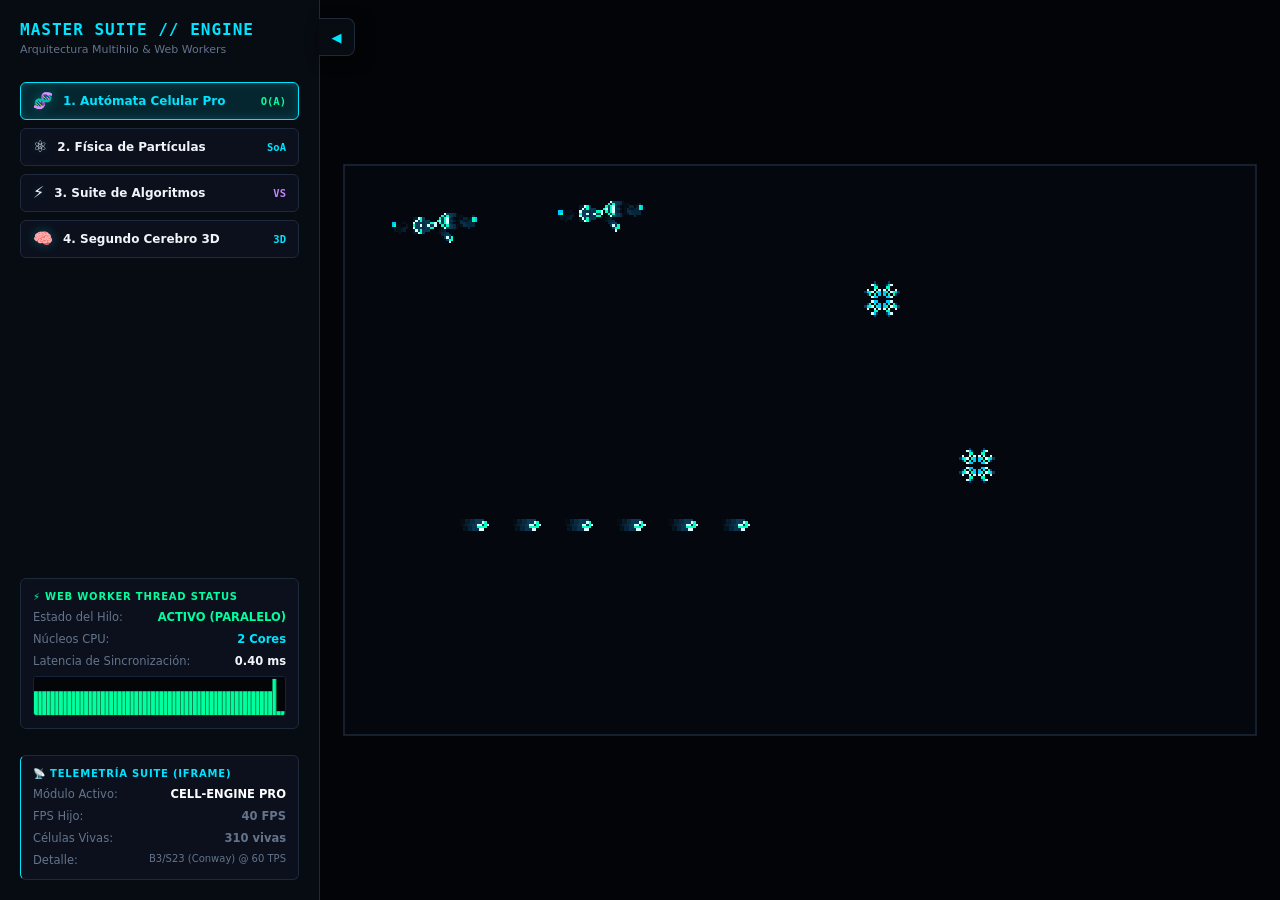
<file: launcher.html>
<!DOCTYPE html>
<html lang="es">

<head>
    <meta charset="UTF-8">
    <meta name="viewport" content="width=device-width, initial-scale=1.0">
    <title>AAA ENGINE SUITE // Master Launcher & Worker Telemetry</title>
    <style>
        :root {
            --bg-void: #020408;
            --bg-panel: #070b12;
            --bg-card: #0b101c;
            --border-tech: #1e293b;
            --accent-cyan: #00e5ff;
            --accent-neon: #00ff9d;
            --accent-purple: #c084fc;
            --text-main: #f1f5f9;
            --text-dim: #64748b;
        }

        * {
            box-sizing: border-box;
            margin: 0;
            padding: 0;
            -webkit-user-select: none;
            user-select: none;
            font-family: 'Segoe UI', system-ui, -apple-system, sans-serif;
        }

        body {
            background-color: var(--bg-void);
            color: var(--text-main);
            height: 100vh;
            width: 100vw;
            display: flex;
            overflow: hidden;
        }

        /* BARRA LATERAL DE SISTEMA (ESTILO LAUNCHER AAA - PLEGABLE) */
        .sidebar {
            width: 320px;
            background-color: var(--bg-panel);
            border-right: 1px solid var(--border-tech);
            display: flex;
            flex-direction: column;
            padding: 20px;
            gap: 16px;
            z-index: 50;
            position: relative;
            flex-shrink: 0;
            transition: margin-left 0.3s cubic-bezier(0.2, 0.8, 0.2, 1), box-shadow 0.3s ease;
        }

        .sidebar.collapsed {
            margin-left: -320px;
            box-shadow: none;
        }

        /* BOTÓN DE COLAPSO FLOTANTE */
        .sidebar-toggle-btn {
            position: absolute;
            top: 18px;
            right: -36px;
            width: 36px;
            height: 38px;
            background: var(--bg-panel);
            border: 1px solid var(--border-tech);
            border-left: none;
            color: var(--accent-cyan);
            border-radius: 0 8px 8px 0;
            display: flex;
            align-items: center;
            justify-content: center;
            cursor: pointer;
            font-size: 13px;
            font-weight: 700;
            transition: all 0.2s ease;
            box-shadow: 4px 4px 15px rgba(0, 0, 0, 0.5);
            z-index: 100;
            -webkit-user-select: none;
            user-select: none;
        }

        .sidebar-toggle-btn:hover {
            background: #111827;
            color: #ffffff;
            border-color: var(--accent-cyan);
            box-shadow: 0 0 14px rgba(0, 229, 255, 0.4);
            transform: scale(1.05);
        }

        .sidebar-toggle-btn:active {
            transform: scale(0.96);
        }

        .engine-brand h1 {
            font-size: 16px;
            font-weight: 800;
            letter-spacing: 1px;
            color: var(--accent-cyan);
            font-family: 'Consolas', monospace;
        }

        .engine-brand p {
            font-size: 11px;
            color: var(--text-dim);
            margin-top: 4px;
        }

        .nav-menu {
            display: flex;
            flex-direction: column;
            gap: 8px;
            margin-top: 10px;
        }

        .nav-btn {
            background: var(--bg-card);
            border: 1px solid var(--border-tech);
            color: var(--text-main);
            padding: 10px 12px;
            border-radius: 6px;
            font-size: 12px;
            font-weight: 600;
            cursor: pointer;
            text-align: left;
            transition: all 0.15s ease;
            display: flex;
            justify-content: space-between;
            align-items: center;
            gap: 8px;
        }

        .nav-btn:hover {
            border-color: var(--accent-cyan);
            background: #111827;
            transform: translateX(3px);
        }

        .nav-btn.active {
            background: rgba(0, 229, 255, 0.12);
            border-color: var(--accent-cyan);
            color: var(--accent-cyan);
            box-shadow: inset 0 0 10px rgba(0, 229, 255, 0.2);
        }

        .nav-left {
            display: flex;
            align-items: center;
            gap: 10px;
            min-width: 0;
        }

        .nav-icon {
            font-size: 16px;
            line-height: 1;
            flex-shrink: 0;
            filter: drop-shadow(0 0 6px rgba(0, 229, 255, 0.3));
        }

        .nav-text {
            white-space: nowrap;
            overflow: hidden;
            text-overflow: ellipsis;
        }

        .nav-tag {
            font-family: 'Consolas', monospace;
            font-size: 10.5px;
            font-weight: 700;
            flex-shrink: 0;
        }

        /* TELEMETRÍA DEL WORKER HILO SECUNDARIO */
        .worker-telemetry {
            margin-top: auto;
            background: var(--bg-card);
            border: 1px solid var(--border-tech);
            border-radius: 6px;
            padding: 12px;
            display: flex;
            flex-direction: column;
            gap: 8px;
        }

        .telemetry-title {
            font-size: 10px;
            text-transform: uppercase;
            letter-spacing: 0.8px;
            color: var(--accent-neon);
            font-weight: 700;
        }

        .telemetry-row {
            display: flex;
            justify-content: space-between;
            font-size: 11.5px;
            color: var(--text-dim);
            font-family: 'Consolas', monospace;
        }

        .telemetry-row b {
            color: var(--text-main);
        }

        #workerCanvas {
            width: 100%;
            height: 40px;
            background: #030508;
            border: 1px solid #152238;
            border-radius: 3px;
            display: block;
        }

        /* VIEWPORT CENTRAL DE PROYECTOS (IFRAME SANDBOX) */
        .viewport-container {
            flex: 1;
            position: relative;
            background: #010204;
            display: flex;
            flex-direction: column;
        }

        #moduleFrame {
            width: 100%;
            height: 100%;
            border: none;
            display: block;
        }
    </style>
</head>

<body>

    <!-- SIDEBAR DE NAVEGACIÓN AAA (PLEGABLE) -->
    <aside class="sidebar" id="sidebar">
        <!-- BOTÓN PARA PLEGAR / DESPLEGAR -->
        <button id="btnToggleSidebar" class="sidebar-toggle-btn" title="Plegar Barra Lateral" aria-label="Plegar o desplegar barra lateral">
            <span id="toggleIcon">◀</span>
        </button>

        <div class="engine-brand">
            <h1>MASTER SUITE // ENGINE</h1>
            <p>Arquitectura Multihilo & Web Workers</p>
        </div>

        <div class="nav-menu">
            <button class="nav-btn active" data-url="html juego de vida automata/index.html">
                <span class="nav-left">
                    <span class="nav-icon">🧬</span>
                    <span class="nav-text">1. Autómata Celular Pro</span>
                </span>
                <span class="nav-tag" style="color:var(--accent-neon);">O(A)</span>
            </button>
            <button class="nav-btn" data-url="html fisica de interacciones/index.html">
                <span class="nav-left">
                    <span class="nav-icon">⚛️</span>
                    <span class="nav-text">2. Física de Partículas</span>
                </span>
                <span class="nav-tag" style="color:var(--accent-cyan);">SoA</span>
            </button>
            <button class="nav-btn" data-url="html juego laberito/index.html">
                <span class="nav-left">
                    <span class="nav-icon">⚡</span>
                    <span class="nav-text">3. Suite de Algoritmos</span>
                </span>
                <span class="nav-tag" style="color:var(--accent-purple);">VS</span>
            </button>
            <button class="nav-btn" data-url="cerebro 3d/3d2.html">
                <span class="nav-left">
                    <span class="nav-icon">🧠</span>
                    <span class="nav-text">4. Segundo Cerebro 3D</span>
                </span>
                <span class="nav-tag" style="color:var(--accent-cyan);">3D</span>
            </button>
        </div>

        <!-- PANEL DE MONITOREO DE HILOS (WEB WORKER TELEMETRY) -->
        <div class="worker-telemetry">
            <div class="telemetry-title">⚡ Web Worker Thread Status</div>
            <div class="telemetry-row">
                <span>Estado del Hilo:</span> <b id="workerState" style="color:var(--accent-neon);">ACTIVO
                    (PARALELO)</b>
            </div>
            <div class="telemetry-row">
                <span>Núcleos CPU:</span> <b id="workerCores" style="color:var(--accent-cyan);">Multinúcleo</b>
            </div>
            <div class="telemetry-row">
                <span>Latencia de Sincronización:</span> <b id="workerPing">0.42 ms</b>
            </div>
            <canvas id="workerCanvas" width="270" height="40"></canvas>
        </div>

        <!-- PUENTE DE TELEMETRÍA GLOBAL DEL MÓDULO ACTIVO -->
        <div class="worker-telemetry" style="border-left-color: var(--accent-cyan); margin-top: 10px;">
            <div class="telemetry-title" style="color:var(--accent-cyan);">📡 Telemetría Suite (IFrame)</div>
            <div class="telemetry-row">
                <span>Módulo Activo:</span> <b id="childModuleName" style="color:#ffffff;">Iniciando...</b>
            </div>
            <div class="telemetry-row">
                <span>FPS Hijo:</span> <b id="childModuleFps" style="color:var(--accent-neon);">-- FPS</b>
            </div>
            <div class="telemetry-row">
                <span id="childMetricKey">Métrica:</span> <b id="childMetricVal" style="color:var(--accent-warn);">--</b>
            </div>
            <div class="telemetry-row">
                <span>Detalle:</span> <small id="childSubtext" style="color:var(--text-dim); font-size:10px;">Enlazado</small>
            </div>
        </div>
    </aside>

    <!-- VIEWPORT DE PROYECTOS -->
    <main class="viewport-container">
        <iframe id="moduleFrame" title="Módulo Activo" src="html juego de vida automata/index.html"></iframe>
    </main>

    <script>
        /**
         * ============================================================================
         * MASTER LAUNCHER CONTROLLER & WEB WORKER BRIDGE
         * ============================================================================
         */
        const iframe = document.getElementById('moduleFrame');
        const navButtons = document.querySelectorAll('.nav-btn');
        const sidebar = document.getElementById('sidebar');
        const btnToggleSidebar = document.getElementById('btnToggleSidebar');
        const toggleIcon = document.getElementById('toggleIcon');

        // Lógica de Plegado / Desplegado con persistencia
        const setSidebarCollapsed = (isCollapsed) => {
            sidebar.classList.toggle('collapsed', isCollapsed);
            toggleIcon.textContent = isCollapsed ? '▶' : '◀';
            btnToggleSidebar.title = isCollapsed ? 'Desplegar Barra Lateral' : 'Plegar Barra Lateral';
            try {
                localStorage.setItem('master_suite_sidebar_collapsed', isCollapsed ? '1' : '0');
            } catch (e) {}
        };

        btnToggleSidebar.addEventListener('click', () => {
            const isCurrentlyCollapsed = sidebar.classList.contains('collapsed');
            setSidebarCollapsed(!isCurrentlyCollapsed);
        });

        if (localStorage.getItem('master_suite_sidebar_collapsed') === '1') {
            setSidebarCollapsed(true);
        }

        // Receptor del Puente de Telemetría Global Bidireccional
        window.addEventListener('message', (event) => {
            if (!event.data || event.data.type !== 'telemetry_bridge') return;
            const data = event.data;
            const nameEl = document.getElementById('childModuleName');
            const fpsEl = document.getElementById('childModuleFps');
            const keyEl = document.getElementById('childMetricKey');
            const valEl = document.getElementById('childMetricVal');
            const subEl = document.getElementById('childSubtext');

            if (nameEl && data.moduleName) nameEl.textContent = data.moduleName;
            if (fpsEl && data.fps !== undefined) {
                fpsEl.textContent = `${data.fps} FPS`;
                fpsEl.style.color = data.fps >= 55 ? 'var(--accent-neon)' : 'var(--accent-warn)';
            }
            if (keyEl && data.metricKey) keyEl.textContent = `${data.metricKey}:`;
            if (valEl && data.metricValue) valEl.textContent = data.metricValue;
            if (subEl && data.subtext) subEl.textContent = data.subtext;
        });

        // Lógica de navegación entre módulos sin perder contexto
        navButtons.forEach(btn => {
            btn.addEventListener('click', () => {
                navButtons.forEach(b => b.classList.remove('active'));
                btn.classList.add('active');
                const targetUrl = btn.dataset.url;
                iframe.src = targetUrl;
            });
        });

        // Simulación de Hilo Web Worker secundario para telemetría de rendimiento global
        const wCanvas = document.getElementById('workerCanvas');
        const wCtx = wCanvas.getContext('2d', { alpha: false });
        const historyData = new Uint8Array(60).fill(25);

        // Creamos un Blob simulando un Web Worker en tiempo de ejecución para monitoreo CPU
        const workerCode = `
            self.onmessage = function(e) {
                if (e.data === 'ping') {
                    const t0 = performance.now();
                    // Cómputo pesado simulado en hilo aislado
                    let sum = 0;
                    for(let i=0; i<150000; i++) sum += Math.sqrt(i);
                    const elapsed = performance.now() - t0;
                    self.postMessage({ elapsed, sum });
                }
            };
        `;
        let worker = null;
        try {
            const blob = new Blob([workerCode], { type: 'application/javascript' });
            worker = new Worker(URL.createObjectURL(blob));
        } catch (e) {
            console.warn("Web Worker en Blob no permitido (ej. protocolo file://). Usando simulación local.", e);
        }

        const coresEl = document.getElementById('workerCores');
        if (coresEl) {
            coresEl.textContent = `${navigator.hardwareConcurrency || 4} Cores`;
        }

        const renderTelemetryGraph = (elapsed) => {
            const ms = elapsed.toFixed(2);
            const pingEl = document.getElementById('workerPing');
            if (pingEl) pingEl.textContent = `${ms} ms`;

            historyData.copyWithin(0, 1);
            historyData[historyData.length - 1] = Math.min(38, Math.max(2, Math.round(elapsed * 10)));

            // Renderizar gráfica de latencia del worker
            wCtx.fillStyle = '#030508';
            wCtx.fillRect(0, 0, wCanvas.width, wCanvas.height);

            const bw = wCanvas.width / historyData.length;
            for (let i = 0; i < historyData.length; i++) {
                const val = historyData[i];
                wCtx.fillStyle = '#00ff9d';
                wCtx.fillRect(i * bw, wCanvas.height - val, bw - 0.5, val);
            }
        };

        if (worker) {
            worker.onmessage = function (e) {
                renderTelemetryGraph(e.data.elapsed);
            };

            // Enviar pulso de sincronización al Worker cada 400ms
            setInterval(() => {
                worker.postMessage('ping');
            }, 400);
        } else {
            const stateEl = document.getElementById('workerState');
            if (stateEl) stateEl.textContent = 'ACTIVO (LOCAL)';
            setInterval(() => {
                const t0 = performance.now();
                let sum = 0;
                for (let i = 0; i < 150000; i++) sum += Math.sqrt(i);
                const elapsed = performance.now() - t0;
                renderTelemetryGraph(elapsed);
            }, 400);
        }
    </script>
</body>

</html>
</file>
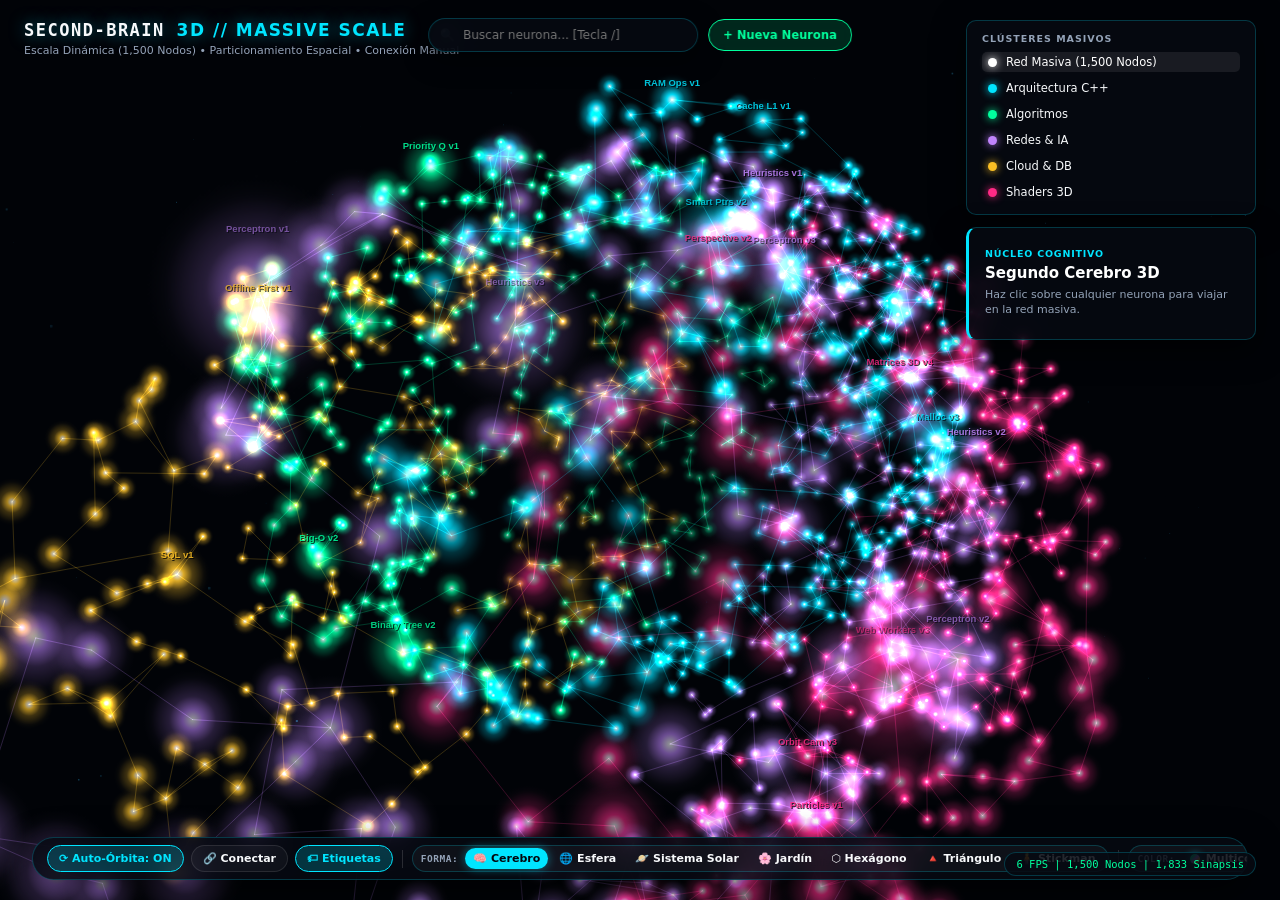
<file: cerebro 3d/3d2.html>
<!DOCTYPE html>
<html lang="es">

<head>
    <meta charset="UTF-8">
    <meta name="viewport" content="width=device-width, initial-scale=1.0">
    <title>SECOND-BRAIN 3D // Massive Scale (300 a 5000 Nodos con Particionamiento Espacial)</title>
    <style>
        :root {
            --bg-deep: #010307;
            --hud-glass: rgba(6, 10, 18, 0.88);
            --border-subtle: rgba(0, 229, 255, 0.22);
            --accent-cyan: #00e5ff;
            --accent-neon: #00ff9d;
            --accent-purple: #c084fc;
            --accent-amber: #fbbf24;
            --text-light: #f8fafc;
            --text-muted: #94a3b8;
        }

        * {
            box-sizing: border-box;
            margin: 0;
            padding: 0;
            -webkit-user-select: none;
            user-select: none;
            font-family: 'Segoe UI', system-ui, -apple-system, sans-serif;
        }

        body {
            background-color: var(--bg-deep);
            color: var(--text-light);
            width: 100vw;
            height: 100vh;
            overflow: hidden;
            position: relative;
        }

        #webglCanvas {
            display: block;
            width: 100vw;
            height: 100vh;
            cursor: grab;
            background: radial-gradient(circle at 50% 50%, #060e1b 0%, #020408 65%, #000103 100%);
            touch-action: none;
        }

        #webglCanvas:active {
            cursor: grabbing;
        }

        .floating-header {
            position: absolute;
            top: 20px;
            left: 24px;
            pointer-events: none;
            display: flex;
            flex-direction: column;
            gap: 4px;
            z-index: 10;
        }

        .floating-header h1 {
            font-size: 17px;
            font-weight: 800;
            letter-spacing: 1.5px;
            color: var(--text-light);
            font-family: 'Consolas', monospace;
            text-shadow: 0 0 16px rgba(0, 229, 255, 0.5);
        }

        .floating-header h1 span {
            color: var(--accent-cyan);
        }

        .floating-header p {
            font-size: 11px;
            color: var(--text-muted);
        }

        /* MODO PUENTE MANUAL */
        .link-mode-banner {
            position: absolute;
            top: 72px;
            left: 24px;
            background: rgba(251, 191, 36, 0.18);
            border: 1px solid var(--accent-amber);
            backdrop-filter: blur(8px);
            padding: 7px 14px;
            border-radius: 20px;
            font-size: 11.5px;
            font-family: 'Consolas', monospace;
            color: #ffffff;
            display: flex;
            align-items: center;
            gap: 10px;
            opacity: 0;
            transform: translateY(-8px);
            pointer-events: none;
            transition: all 0.25s ease;
            z-index: 16;
        }

        .link-mode-banner.visible {
            opacity: 1;
            transform: translateY(0);
            pointer-events: auto;
        }

        .link-mode-banner button {
            background: var(--accent-amber);
            color: #02060d;
            border: none;
            padding: 2px 8px;
            border-radius: 10px;
            font-size: 10.5px;
            font-weight: 700;
            cursor: pointer;
        }

        /* COMANDOS SUPERIORES */
        .top-command-bar {
            position: absolute;
            top: 18px;
            left: 50%;
            transform: translateX(-50%);
            display: flex;
            align-items: center;
            gap: 10px;
            z-index: 30;
        }

        .search-wrapper {
            position: relative;
            width: 270px;
        }

        .search-input {
            width: 100%;
            background: var(--hud-glass);
            border: 1px solid var(--border-subtle);
            backdrop-filter: blur(12px);
            color: var(--text-light);
            padding: 9px 14px 9px 34px;
            border-radius: 24px;
            font-size: 12px;
            outline: none;
            box-shadow: 0 8px 25px rgba(0, 0, 0, 0.5);
        }

        .search-input:focus {
            border-color: var(--accent-cyan);
            box-shadow: 0 0 16px rgba(0, 229, 255, 0.3);
        }

        .search-icon {
            position: absolute;
            left: 12px;
            top: 50%;
            transform: translateY(-50%);
            font-size: 12px;
            color: var(--accent-cyan);
            pointer-events: none;
        }

        .search-results {
            position: absolute;
            top: calc(100% + 6px);
            left: 0;
            width: 100%;
            background: rgba(4, 7, 14, 0.96);
            border: 1px solid var(--border-subtle);
            backdrop-filter: blur(14px);
            border-radius: 12px;
            max-height: 220px;
            overflow-y: auto;
            box-shadow: 0 12px 32px rgba(0, 0, 0, 0.8);
            display: none;
            flex-direction: column;
            padding: 6px;
            gap: 2px;
        }

        .search-results.open {
            display: flex;
        }

        .search-item {
            display: flex;
            align-items: center;
            justify-content: space-between;
            padding: 7px 10px;
            border-radius: 7px;
            font-size: 11.5px;
            cursor: pointer;
            transition: background 0.12s ease;
        }

        .search-item:hover {
            background: rgba(0, 229, 255, 0.16);
        }

        .search-item-left {
            display: flex;
            align-items: center;
            gap: 8px;
        }

        .search-item small {
            font-size: 9.5px;
            color: var(--text-muted);
            font-family: 'Consolas', monospace;
        }

        .btn-add-node {
            background: rgba(0, 255, 157, 0.15);
            border: 1px solid var(--accent-neon);
            color: var(--accent-neon);
            padding: 8px 14px;
            border-radius: 24px;
            font-size: 11.5px;
            font-weight: 700;
            cursor: pointer;
            backdrop-filter: blur(10px);
            transition: all 0.15s ease;
            white-space: nowrap;
        }

        .btn-add-node:hover,
        .btn-add-node.active {
            background: var(--accent-neon);
            color: #02100a;
            box-shadow: 0 0 16px rgba(0, 255, 157, 0.4);
        }

        .add-node-popover {
            position: absolute;
            top: calc(100% + 8px);
            right: 0;
            width: 300px;
            background: rgba(5, 9, 18, 0.96);
            border: 1px solid var(--accent-neon);
            backdrop-filter: blur(14px);
            padding: 14px;
            border-radius: 14px;
            box-shadow: 0 14px 40px rgba(0, 0, 0, 0.85);
            display: none;
            flex-direction: column;
            gap: 9px;
        }

        .add-node-popover.open {
            display: flex;
        }

        .popover-title {
            font-size: 10.5px;
            font-weight: 700;
            text-transform: uppercase;
            letter-spacing: 0.8px;
            color: var(--accent-neon);
            display: flex;
            justify-content: space-between;
        }

        .form-field {
            display: flex;
            flex-direction: column;
            gap: 3px;
        }

        .form-field label {
            font-size: 10.5px;
            color: var(--text-muted);
        }

        .form-input,
        .form-select {
            background: #090e1a;
            border: 1px solid #1a2740;
            color: var(--text-light);
            padding: 7px 10px;
            border-radius: 6px;
            font-size: 11.5px;
            outline: none;
        }

        .form-input:focus,
        .form-select:focus {
            border-color: var(--accent-neon);
        }

        .btn-inject {
            background: var(--accent-neon);
            color: #02120c;
            border: none;
            padding: 8px 12px;
            border-radius: 6px;
            font-size: 11.5px;
            font-weight: 700;
            cursor: pointer;
            margin-top: 2px;
        }

        .focus-banner {
            position: absolute;
            top: 72px;
            left: 24px;
            background: rgba(0, 229, 255, 0.14);
            border: 1px solid var(--accent-cyan);
            backdrop-filter: blur(8px);
            padding: 6px 14px;
            border-radius: 20px;
            font-size: 11.5px;
            font-family: 'Consolas', monospace;
            color: #ffffff;
            display: flex;
            align-items: center;
            gap: 10px;
            opacity: 0;
            transform: translateY(-8px);
            pointer-events: none;
            transition: all 0.25s ease;
            z-index: 15;
        }

        .focus-banner.visible {
            opacity: 1;
            transform: translateY(0);
            pointer-events: auto;
        }

        .focus-banner button {
            background: var(--accent-cyan);
            color: #02060d;
            border: none;
            padding: 2px 8px;
            border-radius: 10px;
            font-size: 10.5px;
            font-weight: 700;
            cursor: pointer;
        }

        /* PANEL DERECHO UNIFICADO (CLÚSTERES + INSPECTOR) */
        .right-hud-panel {
            position: absolute;
            top: 20px;
            right: 24px;
            width: 290px;
            display: flex;
            flex-direction: column;
            gap: 12px;
            z-index: 10;
            pointer-events: none;
        }

        .right-hud-panel > * {
            pointer-events: auto;
        }

        .cluster-legend {
            background: var(--hud-glass);
            border: 1px solid var(--border-subtle);
            backdrop-filter: blur(10px);
            padding: 12px 15px;
            border-radius: 10px;
            display: flex;
            flex-direction: column;
            gap: 6px;
            box-shadow: 0 8px 32px rgba(0, 0, 0, 0.55);
            width: 100%;
        }

        .legend-title {
            font-size: 9.5px;
            font-weight: 700;
            text-transform: uppercase;
            letter-spacing: 1px;
            color: var(--text-muted);
            margin-bottom: 2px;
        }

        .cluster-item {
            display: flex;
            align-items: center;
            gap: 9px;
            font-size: 11.5px;
            cursor: pointer;
            padding: 3px 6px;
            border-radius: 5px;
            transition: all 0.15s ease;
        }

        .cluster-item:hover,
        .cluster-item.active-cluster {
            background: rgba(255, 255, 255, 0.08);
            color: #ffffff;
        }

        .dot {
            width: 9px;
            height: 9px;
            border-radius: 50%;
            box-shadow: 0 0 8px currentColor;
        }

        .node-card {
            background: var(--hud-glass);
            border: 1px solid var(--border-subtle);
            border-left: 3px solid var(--accent-cyan);
            backdrop-filter: blur(12px);
            padding: 14px 16px;
            border-radius: 10px;
            box-shadow: 0 10px 30px rgba(0, 0, 0, 0.65);
            width: 100%;
            transition: border-color 0.2s ease, box-shadow 0.2s ease;
        }

        .node-card small {
            font-size: 9.5px;
            text-transform: uppercase;
            letter-spacing: 0.8px;
            color: var(--accent-cyan);
            font-weight: 700;
        }

        .node-card h3 {
            font-size: 15px;
            margin: 3px 0 5px;
            color: #ffffff;
            word-break: break-word;
        }

        .node-card p {
            font-size: 11px;
            color: var(--text-muted);
            line-height: 1.4;
            margin-bottom: 7px;
        }

        .synapse-chips {
            display: flex;
            flex-wrap: wrap;
            gap: 4px;
            max-height: 100px;
            overflow-y: auto;
        }

        .synapse-chip {
            background: rgba(255, 255, 255, 0.05);
            border: 1px solid rgba(255, 255, 255, 0.12);
            color: var(--text-light);
            font-size: 10px;
            padding: 2px 7px;
            border-radius: 10px;
            cursor: pointer;
            transition: all 0.12s ease;
        }

        .synapse-chip:hover {
            background: rgba(0, 229, 255, 0.18);
            border-color: var(--accent-cyan);
            color: #ffffff;
        }

        .control-dock {
            position: absolute;
            bottom: 20px;
            left: 50%;
            transform: translateX(-50%);
            background: var(--hud-glass);
            border: 1px solid var(--border-subtle);
            backdrop-filter: blur(12px);
            padding: 7px 14px;
            border-radius: 40px;
            display: flex;
            align-items: center;
            gap: 7px;
            box-shadow: 0 10px 35px rgba(0, 0, 0, 0.65);
            z-index: 10;
            max-width: 95vw;
            overflow-x: auto;
            scrollbar-width: none;
            -webkit-overflow-scrolling: touch;
        }

        .control-dock::-webkit-scrollbar {
            display: none;
        }

        .dock-btn {
            background: rgba(255, 255, 255, 0.04);
            color: var(--text-light);
            border: 1px solid rgba(255, 255, 255, 0.1);
            padding: 6px 11px;
            border-radius: 20px;
            font-size: 11px;
            font-weight: 600;
            cursor: pointer;
            transition: all 0.15s ease;
            white-space: nowrap;
        }

        .dock-btn:hover {
            background: rgba(0, 229, 255, 0.16);
            border-color: var(--accent-cyan);
            color: #ffffff;
        }

        .dock-btn.active {
            background: rgba(0, 229, 255, 0.2);
            border-color: var(--accent-cyan);
            color: var(--accent-cyan);
        }

        .dock-btn.link-mode-active {
            background: rgba(251, 191, 36, 0.22);
            border-color: var(--accent-amber);
            color: var(--accent-amber);
        }

        .dock-divider {
            width: 1px;
            height: 18px;
            background: rgba(255, 255, 255, 0.14);
            margin: 0 2px;
            flex-shrink: 0;
        }

        /* SELECTOR DE ESCALA DE NODOS (300, 1500, 3000, 5000) */
        .scale-selector {
            display: flex;
            align-items: center;
            gap: 3px;
            background: rgba(255, 255, 255, 0.04);
            padding: 2px 4px;
            border-radius: 20px;
            border: 1px solid rgba(0, 229, 255, 0.2);
        }

        .scale-label {
            font-size: 9.5px;
            font-family: 'Consolas', monospace;
            color: var(--text-muted);
            padding: 0 4px;
            font-weight: 700;
            letter-spacing: 0.5px;
        }

        .scale-btn {
            background: transparent;
            color: var(--text-light);
            border: none;
            padding: 4px 8px;
            border-radius: 14px;
            font-size: 10.5px;
            font-weight: 600;
            cursor: pointer;
            transition: all 0.16s ease;
            font-family: 'Consolas', monospace;
        }

        .scale-btn:hover {
            background: rgba(0, 229, 255, 0.16);
            color: #ffffff;
        }

        .scale-btn.active {
            background: var(--accent-cyan);
            color: #02060d;
            font-weight: 800;
            box-shadow: 0 0 10px rgba(0, 229, 255, 0.45);
        }

        /* SELECTOR DE FORMAS 3D (CEREBRO, ESFERA, HEXÁGONO, TRIÁNGULO, STICKMAN, ROSTRO) */
        .shape-selector {
            display: flex;
            align-items: center;
            gap: 3px;
            background: rgba(255, 255, 255, 0.04);
            padding: 2px 4px;
            border-radius: 20px;
            border: 1px solid rgba(0, 229, 255, 0.2);
        }

        .shape-label {
            font-size: 9.5px;
            font-family: 'Consolas', monospace;
            color: var(--text-muted);
            padding: 0 4px;
            font-weight: 700;
            letter-spacing: 0.5px;
        }

        .shape-btn {
            background: transparent;
            color: var(--text-light);
            border: none;
            padding: 4px 8px;
            border-radius: 14px;
            font-size: 11px;
            font-weight: 600;
            cursor: pointer;
            transition: all 0.16s ease;
            white-space: nowrap;
            display: flex;
            align-items: center;
            gap: 4px;
        }

        .shape-btn:hover {
            background: rgba(0, 229, 255, 0.16);
            color: #ffffff;
        }

        .shape-btn.active {
            background: var(--accent-cyan);
            color: #02060d;
            font-weight: 800;
            box-shadow: 0 0 10px rgba(0, 229, 255, 0.45);
        }

        /* SELECTOR DE COLOR DE MÓDULOS (5 COLORES DEL CEREBRO) */
        .color-selector {
            display: flex;
            align-items: center;
            gap: 4px;
            background: rgba(255, 255, 255, 0.04);
            padding: 2px 6px;
            border-radius: 20px;
            border: 1px solid rgba(0, 229, 255, 0.2);
        }

        .color-label {
            font-size: 9.5px;
            font-family: 'Consolas', monospace;
            color: var(--text-muted);
            padding: 0 3px;
            font-weight: 700;
            letter-spacing: 0.5px;
        }

        .color-btn {
            background: transparent;
            color: var(--text-light);
            border: none;
            padding: 4px 8px;
            border-radius: 14px;
            font-size: 11px;
            font-weight: 600;
            cursor: pointer;
            transition: all 0.16s ease;
            white-space: nowrap;
            display: flex;
            align-items: center;
            gap: 6px;
        }

        .color-btn:hover {
            background: rgba(255, 255, 255, 0.1);
            color: #ffffff;
        }

        .color-dots-row {
            display: flex;
            align-items: center;
            gap: 3px;
        }

        .palette-dot {
            width: 11px;
            height: 11px;
            border-radius: 50%;
            cursor: pointer;
            transition: all 0.16s ease;
            border: 1px solid rgba(255, 255, 255, 0.35);
            display: inline-block;
        }

        .palette-dot:hover {
            transform: scale(1.35);
            box-shadow: 0 0 8px currentColor;
        }

        .palette-dot.active {
            transform: scale(1.4);
            border: 1.6px solid #ffffff;
            box-shadow: 0 0 10px currentColor;
        }

        .fps-pill {
            position: absolute;
            bottom: 24px;
            right: 24px;
            background: var(--hud-glass);
            border: 1px solid var(--border-subtle);
            padding: 5px 11px;
            border-radius: 20px;
            font-family: 'Consolas', monospace;
            font-size: 10.5px;
            color: var(--accent-neon);
            pointer-events: none;
            z-index: 10;
        }

        @media (max-width: 900px) {
            .control-dock {
                flex-wrap: wrap;
                justify-content: center;
                border-radius: 16px;
                bottom: 10px;
            }
            .right-hud-panel {
                top: 70px;
                right: 12px;
                width: 250px;
                max-height: calc(100vh - 180px);
                overflow-y: auto;
            }
        }
    </style>

    <!-- MODO SIMULACIÓN PURA PARA DIAPOSITIVAS (CERO MENÚS, CERO PANELES, CERO TEXTO) -->
    <script>
        (function() {
            function activateClean() {
                var isClean = window.location.search.indexOf('clean') !== -1 ||
                              window.location.hash.indexOf('clean') !== -1 ||
                              window.name.indexOf('clean') !== -1 ||
                              (window.self !== window.top && window.name !== 'launcher-frame');
                if (isClean) {
                    document.documentElement.classList.add('pure-simulation-mode');
                    if (document.body) document.body.classList.add('pure-simulation-mode');
                }
            }
            activateClean();
            window.addEventListener('DOMContentLoaded', activateClean);
        })();
    </script>
    <style>
        html.pure-simulation-mode,
        html.pure-simulation-mode body {
            width: 100vw !important;
            height: 100vh !important;
            margin: 0 !important;
            padding: 0 !important;
            overflow: hidden !important;
            background: #010307 !important;
        }

        /* Ocultar ABSOLUTAMENTE TODOS los paneles, barras, inspectores, menús y textos */
        html.pure-simulation-mode body > *:not(#webglCanvas),
        html.pure-simulation-mode .floating-header,
        html.pure-simulation-mode .link-mode-banner,
        html.pure-simulation-mode .top-command-bar,
        html.pure-simulation-mode .focus-banner,
        html.pure-simulation-mode .right-hud-panel,
        html.pure-simulation-mode .cluster-legend,
        html.pure-simulation-mode .node-card,
        html.pure-simulation-mode .control-dock,
        html.pure-simulation-mode .fps-pill,
        html.pure-simulation-mode .scale-selector,
        html.pure-simulation-mode .shape-selector,
        html.pure-simulation-mode .color-selector,
        html.pure-simulation-mode .search-wrapper,
        html.pure-simulation-mode .search-results,
        html.pure-simulation-mode .add-node-popover {
            display: none !important;
            visibility: hidden !important;
            opacity: 0 !important;
            pointer-events: none !important;
            max-width: 0 !important;
            max-height: 0 !important;
            width: 0 !important;
            height: 0 !important;
            margin: 0 !important;
            padding: 0 !important;
            border: none !important;
        }

        html.pure-simulation-mode #webglCanvas {
            position: absolute !important;
            top: 0 !important;
            left: 0 !important;
            width: 100vw !important;
            height: 100vh !important;
            display: block !important;
            margin: 0 !important;
            padding: 0 !important;
        }
    </style>

</head>

<body>

    <canvas id="webglCanvas"></canvas>

    <header class="floating-header">
        <h1>SECOND-BRAIN <span>3D // MASSIVE SCALE</span></h1>
        <p id="headerSubtitle">Escala Dinámica (1,500 Nodos) • Particionamiento Espacial • Conexión Manual</p>
    </header>

    <div class="link-mode-banner" id="linkModeBanner">
        <span>🔗 PUENTE: <b id="linkModeStep">Selecciona Nodo Origen (A)</b></span>
        <button id="btnCancelLink">Cancelar</button>
    </div>

    <div class="top-command-bar">
        <div class="search-wrapper">
            <span class="search-icon">🔍</span>
            <input type="text" id="searchInput" class="search-input" placeholder="Buscar neurona... [Tecla /]"
                autocomplete="off">
            <div id="searchResults" class="search-results"></div>
        </div>

        <button id="btnToggleAdd" class="btn-add-node">+ Nueva Neurona</button>

        <div id="addNodePopover" class="add-node-popover">
            <div class="popover-title">
                <span>Inyectar Neurona Masiva</span>
                <span id="btnClosePopover" style="cursor:pointer; color:#94a3b8;">✕</span>
            </div>
            <div class="form-field">
                <label for="inputNodeName">Concepto / Módulo</label>
                <input type="text" id="inputNodeName" class="form-input" placeholder="Ej. Motor Gráfico Vulkan..."
                    maxlength="32">
            </div>
            <div class="form-field">
                <label for="selectNodeCluster">Clúster Cognitivo</label>
                <select id="selectNodeCluster" class="form-select">
                    <option value="0">Arquitectura & Memoria C++</option>
                    <option value="1">Algoritmos & Estructuras</option>
                    <option value="2">Redes Neuronales & IA</option>
                    <option value="3">Bases de Datos & Cloud</option>
                    <option value="4">Gráficos 3D & Shaders</option>
                </select>
            </div>
            <button id="btnConfirmAddNode" class="btn-inject">⚡ Inyectar a Gran Escala</button>
        </div>
    </div>

    <div class="focus-banner" id="focusBanner">
        <span>🎯 CÁMARA ENFOCADA EN: <b id="focusNodeName">Nodo</b></span>
        <button id="btnExitFocus">Salir (Esc)</button>
    </div>

    <div class="right-hud-panel">
        <aside class="cluster-legend">
            <div class="legend-title">Clústeres Masivos</div>
            <div class="cluster-item active-cluster" data-cluster="all">
                <span class="dot" style="color:#ffffff; background:#ffffff;"></span>
                <span id="legendTotalText">Red Masiva (1,500 Nodos)</span>
            </div>
            <div class="cluster-item" data-cluster="0">
                <span class="dot" style="color:#00e5ff; background:#00e5ff;"></span>
                <span>Arquitectura C++</span>
            </div>
            <div class="cluster-item" data-cluster="1">
                <span class="dot" style="color:#00ff9d; background:#00ff9d;"></span>
                <span>Algoritmos</span>
            </div>
            <div class="cluster-item" data-cluster="2">
                <span class="dot" style="color:#c084fc; background:#c084fc;"></span>
                <span>Redes & IA</span>
            </div>
            <div class="cluster-item" data-cluster="3">
                <span class="dot" style="color:#fbbf24; background:#fbbf24;"></span>
                <span>Cloud & DB</span>
            </div>
            <div class="cluster-item" data-cluster="4">
                <span class="dot" style="color:#ff2a85; background:#ff2a85;"></span>
                <span>Shaders 3D</span>
            </div>
        </aside>

        <div class="node-card" id="nodeInspector">
            <small id="nodeCluster">NÚCLEO COGNITIVO</small>
            <h3 id="nodeTitle">Segundo Cerebro 3D</h3>
            <p id="nodeDesc">Haz clic sobre cualquier neurona para viajar en la red masiva.</p>
            <div class="synapse-chips" id="synapseChips"></div>
        </div>
    </div>

    <nav class="control-dock">
        <button class="dock-btn active" id="btnAutoRotate">⟳ Auto-Órbita: ON</button>
        <button class="dock-btn" id="btnLinkMode">🔗 Conectar</button>
        <button class="dock-btn active" id="btnToggleLabels">🏷 Etiquetas</button>
        <div class="dock-divider"></div>
        <div class="shape-selector" id="shapeSelector">
            <span class="shape-label">FORMA:</span>
            <button class="shape-btn active" data-shape="brain" title="Hemisferios Cerebrales">🧠 Cerebro</button>
            <button class="shape-btn" data-shape="sphere" title="Esfera Fibonacci">🌐 Esfera</button>
            <button class="shape-btn" data-shape="solarsystem" title="Sistema Solar 3D en Órbita Kepleriana">🪐 Sistema Solar</button>
            <button class="shape-btn" data-shape="flowergarden" title="Jardín de Flores 3D en Brisa Viva">🌸 Jardín</button>
            <button class="shape-btn" data-shape="hexagon" title="Prisma Hexagonal 3D">⬡ Hexágono</button>
            <button class="shape-btn" data-shape="triangle" title="Pirámide Tetraédrica 3D">🔺 Triángulo</button>
            <button class="shape-btn" data-shape="stickman" title="Stickman Saludando en 3D">🧍 Stickman</button>
        </div>
        <div class="dock-divider"></div>
        <div class="color-selector" id="colorSelector">
            <span class="color-label">COLOR:</span>
            <button class="color-btn" id="btnCycleColor" title="Cambiar color de los módulos entre los 5 colores del cerebro">
                <span class="color-indicator-dot" id="colorActiveDot" style="width:10px;height:10px;border-radius:50%;background:linear-gradient(135deg, #00e5ff, #00ff9d, #c084fc, #fbbf24, #ff2a85);"></span>
                <span id="colorThemeText">Multicolor</span>
            </button>
            <div class="color-dots-row">
                <span class="palette-dot active" data-theme="default" title="Multicolor Original (5 Clústeres)" style="background:linear-gradient(135deg, #00e5ff, #00ff9d, #c084fc, #fbbf24, #ff2a85);"></span>
                <span class="palette-dot" data-theme="cyan" title="Gama Cyan (#00e5ff)" style="background:#00e5ff; color:#00e5ff;"></span>
                <span class="palette-dot" data-theme="neon" title="Gama Verde Neón (#00ff9d)" style="background:#00ff9d; color:#00ff9d;"></span>
                <span class="palette-dot" data-theme="purple" title="Gama Púrpura IA (#c084fc)" style="background:#c084fc; color:#c084fc;"></span>
                <span class="palette-dot" data-theme="amber" title="Gama Ámbar Oro (#fbbf24)" style="background:#fbbf24; color:#fbbf24;"></span>
                <span class="palette-dot" data-theme="magenta" title="Gama Rosa Magenta (#ff2a85)" style="background:#ff2a85; color:#ff2a85;"></span>
            </div>
        </div>
        <div class="dock-divider"></div>
        <div class="scale-selector" id="scaleSelector">
            <span class="scale-label">NODOS:</span>
            <button class="scale-btn" data-count="300">300</button>
            <button class="scale-btn active" data-count="1500">1.5K</button>
            <button class="scale-btn" data-count="3000">3K</button>
            <button class="scale-btn" data-count="5000">5K</button>
        </div>
        <div class="dock-divider"></div>
        <button class="dock-btn active" id="btnSpatialAudio" title="Audio Espacial 3D Web Audio">🔊 Audio 3D: ON</button>
        <button class="dock-btn active" id="btnToggleBokeh" title="Profundidad de Campo Óptica / Lente Macro">📷 Bokeh DoF: ON</button>
        <button class="dock-btn" id="btnToggleConstellations" title="Modo Constelaciones / Triangulación 3D">✨ Constelaciones: OFF</button>
        <div class="dock-divider"></div>
        <button class="dock-btn danger" id="btnResetAll" style="color:#ff2a55;">Restaurar</button>
    </nav>

    <div class="fps-pill" id="fpsPill">60 FPS | Nodos | Sinapsis</div>

    <script>
        const CLUSTERS = [
            { name: 'Arquitectura & Memoria C++', color: '#00e5ff', rgb: [0, 229, 255], topics: ['Punteros', 'Stack', 'Heap', 'Malloc', 'Smart Ptrs', 'Cache L1', 'Registers', 'Hex Addr', 'Memory Leak', 'Array', 'RAM Ops'] },
            { name: 'Algoritmos & Estructuras', color: '#00ff9d', rgb: [0, 255, 157], topics: ['Binary Tree', 'A* Route', 'Dijkstra', 'QuickSort', 'Graph', 'Hash Table', 'Priority Q', 'Min-Heap', 'Conway', 'BFS/DFS', 'Big-O'] },
            { name: 'Redes Neuronales & IA', color: '#c084fc', rgb: [192, 132, 252], topics: ['Local AI', 'JS Classifier', 'Perceptron', 'Weights', 'Embeddings', 'Inference', 'Text NLP', 'Heuristics', 'Agents', 'Decisions'] },
            { name: 'Bases de Datos & Cloud', color: '#fbbf24', rgb: [251, 191, 36], topics: ['Supabase', 'Sync Local', 'PowerSync', 'SQL', 'JSON Store', 'REST API', 'OAuth', 'B-Tree', 'Offline First', 'ACID', 'WebSockets'] },
            { name: 'Gráficos 3D & Shaders', color: '#ff2a85', rgb: [255, 42, 133], topics: ['WebGL', 'Matrices 3D', 'Orbit Cam', 'Raycasting', 'Particles', 'Additive', '60 FPS', 'Web Workers', 'Perspective', 'Z-Buffer', 'Lerp'] }
        ];

        // 5 PALETAS TEMÁTICAS ARMONIOSAS BASADAS EN LOS 5 COLORES DEL CEREBRO
        const COLOR_THEMES = {
            default: {
                name: 'Multicolor',
                type: 'multi',
                palette: [
                    { name: 'C++ Memoria', color: '#00e5ff', rgb: [0, 229, 255] },
                    { name: 'Algoritmos', color: '#00ff9d', rgb: [0, 255, 157] },
                    { name: 'Redes IA', color: '#c084fc', rgb: [192, 132, 252] },
                    { name: 'Cloud & DB', color: '#fbbf24', rgb: [251, 191, 36] },
                    { name: 'Shaders 3D', color: '#ff2a85', rgb: [255, 42, 133] }
                ]
            },
            cyan: {
                name: 'Cyan Eléctrico',
                type: 'mono',
                mainColor: '#00e5ff',
                palette: [
                    { name: 'Cyan Puro', color: '#00e5ff', rgb: [0, 229, 255] },
                    { name: 'Celeste Neón', color: '#38bdf8', rgb: [56, 189, 248] },
                    { name: 'Turquesa Glaciar', color: '#06b6d4', rgb: [6, 182, 212] },
                    { name: 'Aguamarina', color: '#67e8f9', rgb: [103, 232, 249] },
                    { name: 'Azul Cósmico', color: '#0284c7', rgb: [2, 132, 199] }
                ]
            },
            neon: {
                name: 'Verde Neón',
                type: 'mono',
                mainColor: '#00ff9d',
                palette: [
                    { name: 'Verde Neón', color: '#00ff9d', rgb: [0, 255, 157] },
                    { name: 'Esmeralda', color: '#10b981', rgb: [16, 185, 129] },
                    { name: 'Verde Menta', color: '#4ade80', rgb: [74, 222, 128] },
                    { name: 'Lima Eléctrico', color: '#a3e635', rgb: [163, 230, 53] },
                    { name: 'Jade Profundo', color: '#059669', rgb: [5, 150, 105] }
                ]
            },
            purple: {
                name: 'Púrpura IA',
                type: 'mono',
                mainColor: '#c084fc',
                palette: [
                    { name: 'Púrpura IA', color: '#c084fc', rgb: [192, 132, 252] },
                    { name: 'Violeta Sináptico', color: '#a855f7', rgb: [168, 85, 247] },
                    { name: 'Índigo Cósmico', color: '#818cf8', rgb: [129, 140, 248] },
                    { name: 'Orquídea Neón', color: '#e879f9', rgb: [232, 121, 249] },
                    { name: 'Púrpura Imperial', color: '#7c3aed', rgb: [124, 58, 237] }
                ]
            },
            amber: {
                name: 'Ámbar Oro',
                type: 'mono',
                mainColor: '#fbbf24',
                palette: [
                    { name: 'Ámbar Oro', color: '#fbbf24', rgb: [251, 191, 36] },
                    { name: 'Naranja Fuego', color: '#f59e0b', rgb: [245, 158, 11] },
                    { name: 'Amarillo Solar', color: '#fde047', rgb: [253, 224, 71] },
                    { name: 'Cobre Radiante', color: '#ea580c', rgb: [234, 88, 12] },
                    { name: 'Dorado Estelar', color: '#fb923c', rgb: [251, 146, 60] }
                ]
            },
            magenta: {
                name: 'Rosa Magenta',
                type: 'mono',
                mainColor: '#ff2a85',
                palette: [
                    { name: 'Magenta Láser', color: '#ff2a85', rgb: [255, 42, 133] },
                    { name: 'Carmesí Neón', color: '#f43f5e', rgb: [244, 63, 94] },
                    { name: 'Rosa Eléctrico', color: '#ec4899', rgb: [236, 72, 153] },
                    { name: 'Coral Brillante', color: '#fb7185', rgb: [251, 113, 133] },
                    { name: 'Rubí Cuántico', color: '#e11d48', rgb: [225, 29, 72] }
                ]
            }
        };

        /**
         * MOTOR DE AUDIO ESPACIAL 3D (WEB AUDIO API)
         * Genera tonos resonantes puros con paneo estéreo 3D y atenuación de distancia
         */
        class SpatialBrainAudio {
            constructor() {
                this.ctx = null;
                this.enabled = true;
                this.lastChimeTime = 0;
            }
            init() {
                if (!this.ctx && typeof window !== 'undefined') {
                    const AudioCtx = window.AudioContext || window.webkitAudioContext;
                    if (AudioCtx) {
                        try { this.ctx = new AudioCtx(); } catch (e) {}
                    }
                }
                if (this.ctx && this.ctx.state === 'suspended') {
                    this.ctx.resume().catch(() => {});
                }
            }
            playSynapse(panX, depthScale, clusterIdx, isFocus = false) {
                if (!this.enabled) return;
                this.init();
                if (!this.ctx) return;

                const now = this.ctx.currentTime;
                if (!isFocus && (now - this.lastChimeTime < 0.08)) return;
                this.lastChimeTime = now;

                try {
                    const osc = this.ctx.createOscillator();
                    const gain = this.ctx.createGain();

                    const baseFreqs = [528.0, 587.33, 659.25, 783.99, 880.0];
                    const octave = isFocus ? 1.0 : (Math.random() > 0.5 ? 1.0 : 0.5);
                    const freq = (baseFreqs[clusterIdx % baseFreqs.length] || 528.0) * octave;
                    osc.frequency.setValueAtTime(freq, now);
                    osc.type = isFocus ? 'triangle' : 'sine';

                    if (this.ctx.createStereoPanner) {
                        const panner = this.ctx.createStereoPanner();
                        panner.pan.setValueAtTime(Math.max(-1, Math.min(1, panX || 0)), now);
                        osc.connect(gain);
                        gain.connect(panner);
                        panner.connect(this.ctx.destination);
                    } else {
                        osc.connect(gain);
                        gain.connect(this.ctx.destination);
                    }

                    const maxVol = isFocus ? 0.16 : Math.max(0.015, Math.min(0.08, (depthScale || 1.0) * 0.06));
                    gain.gain.setValueAtTime(0.0001, now);
                    gain.gain.exponentialRampToValueAtTime(maxVol, now + 0.02);
                    gain.gain.exponentialRampToValueAtTime(0.0001, now + (isFocus ? 0.6 : 0.32));

                    osc.start(now);
                    osc.stop(now + (isFocus ? 0.62 : 0.35));
                } catch (e) {}
            }
        }

        class SecondBrainMassiveEngine {
            constructor() {
                this.canvas = document.getElementById('webglCanvas');
                this.ctx = this.canvas.getContext('2d', { alpha: false });

                this.width = window.innerWidth;
                this.height = window.innerHeight;
                this.canvas.width = this.width;
                this.canvas.height = this.height;

                this.rotX = 0.22;
                this.rotY = -0.5;
                this.velRotX = 0.0;
                this.velRotY = 0.0;
                this.zoom = 1.0;
                this.targetZoom = 1.0;
                this.fov = 760;

                this.focusX = 0;
                this.focusY = 0;
                this.focusZ = 0;
                this.targetFocusX = 0;
                this.targetFocusY = 0;
                this.targetFocusZ = 0;

                this.autoRotate = true;
                this.orbitSpeed = 0.0028;
                this.showLabels = true;
                this.layoutMode = 'brain';
                this.colorTheme = localStorage.getItem('second_brain_colortheme') || 'default';
                this.activeClusterFilter = 'all';
                this.hoveredNode = null;
                this.selectedNode = null;

                this.linkModeActive = false;
                this.linkSourceNode = null;

                this.isDragging = false;
                this.dragMoved = false;
                this.lastMouseX = 0;
                this.lastMouseY = 0;
                this.mouseX = -1000;
                this.mouseY = -1000;

                this.nodes = [];
                this.edges = [];
                this.pulses = [];
                this.ambientStars = [];
                this.glowSprites = [];

                this.frameCount = 0;
                this.lastFpsTime = performance.now();
                this.lastFocusPulseTime = 0;
                this.currentFps = 60;

                // Audio Espacial 3D, Bokeh y Constelaciones (Fase 2)
                this.audio = new SpatialBrainAudio();
                this.bokehDofEnabled = true;
                this.constellationsEnabled = false;

                // Cache de buffers de trazado para Zero Garbage Collection (Fase 1)
                this.cachedClusterPaths = [[], [], [], [], []];
                this.cachedDimmedPath = [];
                this.cachedDirectHighlightEdges = [];

                // Densidad de nodos configurable (300, 1500, 3000, 5000)
                this.nodeCount = 1500;
                const savedScale = parseInt(localStorage.getItem('second_brain_scale'), 10);
                if ([300, 1500, 3000, 5000].includes(savedScale)) {
                    this.nodeCount = savedScale;
                }

                this.bakeGlowSprites();
                this.initAmbientStars();
                this.loadOrBuildGraph();
                this.bindEvents();
                this.updateScaleUI();
                this.updateColorThemeUI();
                this.renderClustersLegend();
            }

            getCurrentClusterPalette() {
                const theme = COLOR_THEMES[this.colorTheme] || COLOR_THEMES.default;
                return theme.palette;
            }

            cycleColorTheme() {
                const themeKeys = ['default', 'cyan', 'neon', 'purple', 'amber', 'magenta'];
                const curIdx = themeKeys.indexOf(this.colorTheme);
                const nextIdx = (curIdx + 1) % themeKeys.length;
                this.setColorTheme(themeKeys[nextIdx]);
            }

            setColorTheme(themeKey) {
                if (!COLOR_THEMES[themeKey]) themeKey = 'default';
                this.colorTheme = themeKey;
                try {
                    localStorage.setItem('second_brain_colortheme', themeKey);
                } catch (e) {}

                this.bakeGlowSprites();
                this.renderClustersLegend();
                this.updateColorThemeUI();
                this.triggerSynapticBurst();
            }

            updateColorThemeUI() {
                const theme = COLOR_THEMES[this.colorTheme] || COLOR_THEMES.default;
                const textEl = document.getElementById('colorThemeText');
                const dotEl = document.getElementById('colorActiveDot');
                if (textEl) textEl.textContent = theme.name;
                if (dotEl) {
                    if (theme.type === 'multi') {
                        dotEl.style.background = 'linear-gradient(135deg, #00e5ff, #00ff9d, #c084fc, #fbbf24, #ff2a85)';
                        dotEl.style.boxShadow = '0 0 8px rgba(0, 229, 255, 0.6)';
                    } else {
                        dotEl.style.background = theme.mainColor;
                        dotEl.style.boxShadow = `0 0 10px ${theme.mainColor}`;
                    }
                }
                document.querySelectorAll('.palette-dot').forEach(dot => {
                    dot.classList.toggle('active', dot.dataset.theme === this.colorTheme);
                });
            }

            renderClustersLegend() {
                const palette = this.getCurrentClusterPalette();
                for (let i = 0; i < 5; i++) {
                    const item = document.querySelector(`.cluster-item[data-cluster="${i}"]`);
                    if (item) {
                        const dot = item.querySelector('.dot');
                        if (dot && palette[i]) {
                            dot.style.color = palette[i].color;
                            dot.style.background = palette[i].color;
                            dot.style.boxShadow = `0 0 8px ${palette[i].color}`;
                        }
                    }
                }
            }

            bakeGlowSprites() {
                const palette = this.getCurrentClusterPalette();
                this.glowSprites = palette.map(cluster => {
                    const size = 96;
                    const half = size / 2;
                    const c = document.createElement('canvas');
                    c.width = size;
                    c.height = size;
                    const gCtx = c.getContext('2d');

                    const [r, g, b] = cluster.rgb;
                    const grad = gCtx.createRadialGradient(half, half, 1, half, half, half);
                    grad.addColorStop(0.0, '#ffffff');
                    grad.addColorStop(0.18, `rgba(${r}, ${g}, ${b}, 1)`);
                    grad.addColorStop(0.45, `rgba(${r}, ${g}, ${b}, 0.35)`);
                    grad.addColorStop(0.8, `rgba(${r}, ${g}, ${b}, 0.05)`);
                    grad.addColorStop(1.0, 'rgba(0, 0, 0, 0)');

                    gCtx.fillStyle = grad;
                    gCtx.fillRect(0, 0, size, size);
                    return c;
                });
            }

            initAmbientStars() {
                this.ambientStars = [];
                for (let i = 0; i < 260; i++) {
                    this.ambientStars.push({
                        x: (Math.random() - 0.5) * 2200,
                        y: (Math.random() - 0.5) * 1500,
                        z: (Math.random() - 0.5) * 2200,
                        size: Math.random() * 1.6 + 0.4,
                        alpha: Math.random() * 0.35 + 0.1
                    });
                }
            }

            setNodeCount(count) {
                count = parseInt(count, 10);
                if (![300, 1500, 3000, 5000].includes(count)) return;
                if (this.nodeCount === count && this.nodes.length === count) return;

                this.nodeCount = count;
                try {
                    localStorage.setItem('second_brain_scale', count);
                } catch (e) {}

                this.updateScaleUI();
                this.focusOnNode(null);
                this.loadOrBuildGraph();
                this.triggerSynapticBurst();
            }

            updateScaleUI() {
                document.querySelectorAll('.scale-btn').forEach(btn => {
                    btn.classList.toggle('active', parseInt(btn.dataset.count, 10) === this.nodeCount);
                });
            }

            setLayoutMode(mode) {
                if (!['brain', 'sphere', 'hexagon', 'triangle', 'stickman', 'solarsystem', 'flowergarden'].includes(mode)) return;
                this.layoutMode = mode;
                document.querySelectorAll('.shape-btn').forEach(btn => {
                    btn.classList.toggle('active', btn.dataset.shape === mode);
                });
                this.triggerSynapticBurst();
            }

            loadOrBuildGraph() {
                const storageKey = `second_brain_massive_v7_${this.nodeCount}`;
                const savedData = localStorage.getItem(storageKey);
                if (savedData) {
                    try {
                        const parsed = JSON.parse(savedData);
                        if (parsed.nodes && parsed.nodes.length === this.nodeCount) {
                            this.nodes = parsed.nodes;
                            this.edges = parsed.edges;
                            this.pulses = [];

                            let hasInvalidNode = false;
                            for (let i = 0; i < this.nodes.length; i++) {
                                const n = this.nodes[i];
                                if (!n || isNaN(n.x) || isNaN(n.y) || isNaN(n.z) || !n.brainPos) {
                                    hasInvalidNode = true;
                                    break;
                                }
                                if (!n.hexagonPos) n.hexagonPos = this.computeHexagonPosition(i, this.nodes.length, n.clusterIdx);
                                if (!n.trianglePos) n.trianglePos = this.computeTrianglePosition(i, this.nodes.length, n.clusterIdx);
                                if (!n.stickmanPos || !n.stickmanBase) {
                                    const st = this.computeStickmanPosition(i, this.nodes.length, n.clusterIdx);
                                    n.stickmanPos = { x: st.x, y: st.y, z: st.z };
                                    n.stickmanBase = { x: st.x, y: st.y, z: st.z };
                                    n.isWavingArm = !!st.isWavingArm;
                                    n.waveFactor = st.waveFactor || 0;
                                }
                                if (!n.solarPos || !n.solarData) {
                                    const sol = this.computeSolarSystemPosition(i, this.nodes.length, n.clusterIdx);
                                    n.solarPos = { x: sol.x, y: sol.y, z: sol.z };
                                    n.solarData = sol;
                                }
                                if (!n.flowerPos || !n.flowerData) {
                                    const fl = this.computeFlowerGardenPosition(i, this.nodes.length, n.clusterIdx);
                                    n.flowerPos = { x: fl.x, y: fl.y, z: fl.z };
                                    n.flowerData = fl;
                                }
                            }

                            if (hasInvalidNode) {
                                this.buildDefaultMassiveNetwork();
                                return;
                            }

                            this.updateCountersHUD();
                            return;
                        }
                    } catch (e) {
                        console.error('Error cargando persistencia masiva.');
                    }
                }
                this.buildDefaultMassiveNetwork();
            }

            saveGraphToStorage() {
                const storageKey = `second_brain_massive_v7_${this.nodeCount}`;
                const dataToSave = {
                    nodeCount: this.nodeCount,
                    nodes: this.nodes.map(n => ({
                        id: n.id,
                        label: n.label,
                        clusterIdx: n.clusterIdx,
                        color: n.color,
                        rgb: n.rgb,
                        isHub: n.isHub,
                        baseRadius: n.baseRadius,
                        x: n.x, y: n.y, z: n.z,
                        brainPos: n.brainPos,
                        spherePos: n.spherePos,
                        hexagonPos: n.hexagonPos,
                        trianglePos: n.trianglePos,
                        stickmanPos: n.stickmanPos,
                        stickmanBase: n.stickmanBase,
                        isWavingArm: n.isWavingArm,
                        waveFactor: n.waveFactor,
                        solarPos: n.solarPos,
                        solarData: n.solarData,
                        flowerPos: n.flowerPos,
                        flowerData: n.flowerData,
                        neighbors: n.neighbors
                    })),
                    edges: this.edges
                };
                try {
                    localStorage.setItem(storageKey, JSON.stringify(dataToSave));
                } catch (e) {
                    console.warn('Almacenamiento local saturado para esta escala masiva.');
                }
            }

            /**
             * Generación masiva algorítmica con ajuste de densidad dinámica y particionamiento espacial
             */
            buildDefaultMassiveNetwork() {
                this.nodes = [];
                this.edges = [];
                this.pulses = [];

                const totalNodes = this.nodeCount;
                const hubCount = Math.max(12, Math.floor(totalNodes * 0.025));
                const radiusScale = totalNodes === 300 ? 1.35 : (totalNodes >= 3000 ? (totalNodes === 3000 ? 0.75 : 0.58) : 1.0);

                for (let i = 0; i < totalNodes; i++) {
                    const clusterIdx = i % CLUSTERS.length;
                    const cluster = CLUSTERS[clusterIdx];
                    const topicList = cluster.topics;
                    const label = `${topicList[i % topicList.length]} v${Math.floor(i / topicList.length) + 1}`;
                    const isHub = (i < hubCount);

                    const posBrain = this.computeBrainPosition(i, totalNodes, clusterIdx);
                    const posSphere = this.computeSpherePosition(i, totalNodes, clusterIdx);
                    const posHexagon = this.computeHexagonPosition(i, totalNodes, clusterIdx);
                    const posTriangle = this.computeTrianglePosition(i, totalNodes, clusterIdx);
                    const posStickman = this.computeStickmanPosition(i, totalNodes, clusterIdx);
                    const posSolar = this.computeSolarSystemPosition(i, totalNodes, clusterIdx);
                    const posFlower = this.computeFlowerGardenPosition(i, totalNodes, clusterIdx);

                    this.nodes.push({
                        id: i,
                        label,
                        clusterIdx,
                        color: cluster.color,
                        rgb: cluster.rgb,
                        isHub,
                        baseRadius: (isHub ? 22 : (7.5 + (i % 3) * 1.2)) * radiusScale,
                        x: posBrain.x, y: posBrain.y, z: posBrain.z,
                        brainPos: posBrain,
                        spherePos: posSphere,
                        hexagonPos: posHexagon,
                        trianglePos: posTriangle,
                        stickmanPos: { x: posStickman.x, y: posStickman.y, z: posStickman.z },
                        stickmanBase: { x: posStickman.x, y: posStickman.y, z: posStickman.z },
                        isWavingArm: posStickman.isWavingArm,
                        waveFactor: posStickman.waveFactor || 0,
                        solarPos: { x: posSolar.x, y: posSolar.y, z: posSolar.z },
                        solarData: posSolar,
                        flowerPos: { x: posFlower.x, y: posFlower.y, z: posFlower.z },
                        flowerData: posFlower,
                        sx: 0, sy: 0, sz: 0, scale: 1,
                        neighbors: []
                    });
                }

                // Particionamiento espacial real en rejilla 3D uniforme: O(N) en lugar de O(N^2)
                this.buildSpatialConnections(totalNodes);

                const initialPulses = Math.min(100, Math.max(25, Math.floor(totalNodes * 0.035)));
                for (let i = 0; i < initialPulses; i++) {
                    this.spawnSynapticPulse();
                }

                this.saveGraphToStorage();
                this.updateCountersHUD();
            }

            /**
             * PARTITIONING ESPACIAL 3D:
             * Divide el espacio en cubos de celda fija y busca vecinos únicamente en las 27 celdas adyacentes.
             * Reduce la complejidad de O(N^2) a O(N * K), permitiendo conectar 5,000 nodos en menos de 30ms.
             */
            buildSpatialConnections(totalNodes) {
                const cellSize = 135;
                const grid = new Map();
                const getCellKey = (cx, cy, cz) => `${cx},${cy},${cz}`;

                for (let i = 0; i < totalNodes; i++) {
                    const n = this.nodes[i];
                    const cx = Math.floor(n.x / cellSize);
                    const cy = Math.floor(n.y / cellSize);
                    const cz = Math.floor(n.z / cellSize);
                    const key = getCellKey(cx, cy, cz);
                    let list = grid.get(key);
                    if (!list) {
                        list = [];
                        grid.set(key, list);
                    }
                    list.push(i);
                }

                for (let i = 0; i < totalNodes; i++) {
                    const nA = this.nodes[i];
                    const linkTarget = nA.isHub ? 4 : 2;
                    if (nA.neighbors.length >= linkTarget) continue;

                    const cx = Math.floor(nA.x / cellSize);
                    const cy = Math.floor(nA.y / cellSize);
                    const cz = Math.floor(nA.z / cellSize);

                    const candidates = [];

                    for (let ox = -1; ox <= 1; ox++) {
                        for (let oy = -1; oy <= 1; oy++) {
                            for (let oz = -1; oz <= 1; oz++) {
                                const cell = grid.get(getCellKey(cx + ox, cy + oy, cz + oz));
                                if (cell) {
                                    for (let c = 0; c < cell.length; c++) {
                                        const j = cell[c];
                                        if (j !== i && !nA.neighbors.includes(j)) {
                                            candidates.push(j);
                                        }
                                    }
                                }
                            }
                        }
                    }

                    // Respaldo intra-clúster si la vecindad inmediata está despoblada
                    if (candidates.length < linkTarget) {
                        const step = Math.max(1, Math.floor(totalNodes / 80));
                        for (let j = nA.clusterIdx; j < totalNodes && candidates.length < 35; j += step) {
                            if (j !== i && !nA.neighbors.includes(j)) candidates.push(j);
                        }
                    }

                    const scored = [];
                    for (let k = 0; k < candidates.length; k++) {
                        const j = candidates[k];
                        const nB = this.nodes[j];
                        const dx = nA.x - nB.x;
                        const dy = nA.y - nB.y;
                        const dz = nA.z - nB.z;
                        let distSq = dx * dx + dy * dy + dz * dz;
                        if (nA.clusterIdx === nB.clusterIdx) distSq *= 0.25;
                        scored.push({ id: j, distSq });
                    }

                    scored.sort((a, b) => a.distSq - b.distSq);

                    const needed = linkTarget - nA.neighbors.length;
                    for (let k = 0; k < Math.min(needed, scored.length); k++) {
                        const targetId = scored[k].id;
                        nA.neighbors.push(targetId);
                        this.nodes[targetId].neighbors.push(i);
                        this.edges.push({ a: i, b: targetId });
                    }
                }
            }

            connectNodeToNearest(nodeId, linkCount = 2) {
                const nA = this.nodes[nodeId];
                if (!nA) return;
                const scored = [];

                for (let j = 0; j < this.nodes.length; j++) {
                    if (nodeId === j) continue;
                    const nB = this.nodes[j];
                    const dx = nA.x - nB.x;
                    const dy = nA.y - nB.y;
                    const dz = nA.z - nB.z;
                    let distSq = dx * dx + dy * dy + dz * dz;
                    if (nA.clusterIdx === nB.clusterIdx) distSq *= 0.25;
                    scored.push({ id: j, distSq });
                }

                scored.sort((a, b) => a.distSq - b.distSq);

                for (let k = 0; k < Math.min(linkCount, scored.length); k++) {
                    const targetId = scored[k].id;
                    if (!nA.neighbors.includes(targetId)) {
                        nA.neighbors.push(targetId);
                        this.nodes[targetId].neighbors.push(nodeId);
                        this.edges.push({ a: nodeId, b: targetId });
                    }
                }
            }

            addCustomNodeLive(customLabel, clusterIndex) {
                const cIdx = parseInt(clusterIndex, 10) || 0;
                const cluster = CLUSTERS[cIdx];
                const newId = this.nodes.length;

                const posBrain = this.computeBrainPosition(newId, newId + 10, cIdx);
                const posSphere = this.computeSpherePosition(newId, newId + 10, cIdx);
                const posHexagon = this.computeHexagonPosition(newId, newId + 10, cIdx);
                const posTriangle = this.computeTrianglePosition(newId, newId + 10, cIdx);
                const posStickman = this.computeStickmanPosition(newId, newId + 10, cIdx);
                const posSolar = this.computeSolarSystemPosition(newId, newId + 10, cIdx);
                const posFlower = this.computeFlowerGardenPosition(newId, newId + 10, cIdx);
                const radiusScale = this.nodeCount === 300 ? 1.35 : (this.nodeCount >= 3000 ? (this.nodeCount === 3000 ? 0.75 : 0.58) : 1.0);

                const newNode = {
                    id: newId,
                    label: customLabel.trim(),
                    clusterIdx: cIdx,
                    color: cluster.color,
                    rgb: cluster.rgb,
                    isHub: true,
                    baseRadius: 24 * radiusScale,
                    x: posBrain.x * 1.15,
                    y: posBrain.y * 1.15,
                    z: posBrain.z * 1.15,
                    brainPos: posBrain,
                    spherePos: posSphere,
                    hexagonPos: posHexagon,
                    trianglePos: posTriangle,
                    stickmanPos: { x: posStickman.x, y: posStickman.y, z: posStickman.z },
                    stickmanBase: { x: posStickman.x, y: posStickman.y, z: posStickman.z },
                    isWavingArm: posStickman.isWavingArm,
                    waveFactor: posStickman.waveFactor || 0,
                    solarPos: { x: posSolar.x, y: posSolar.y, z: posSolar.z },
                    solarData: posSolar,
                    flowerPos: { x: posFlower.x, y: posFlower.y, z: posFlower.z },
                    flowerData: posFlower,
                    sx: 0, sy: 0, sz: 0, scale: 1,
                    neighbors: []
                };

                this.nodes.push(newNode);
                this.connectNodeToNearest(newId, 4);
                this.saveGraphToStorage();
                this.updateCountersHUD();

                this.activeClusterFilter = 'all';
                document.querySelectorAll('.cluster-item').forEach(el => el.classList.remove('active-cluster'));
                document.querySelector('.cluster-item[data-cluster="all"]').classList.add('active-cluster');

                this.focusOnNode(newNode);
            }

            manualLinkNodes(idA, idB) {
                if (idA === idB) return false;
                const nA = this.nodes[idA];
                const nB = this.nodes[idB];
                if (!nA || !nB) return false;

                const alreadyLinked = nA.neighbors.includes(idB);
                if (!alreadyLinked) {
                    nA.neighbors.push(idB);
                    nB.neighbors.push(idA);
                    this.edges.push({ a: idA, b: idB });
                    this.saveGraphToStorage();
                    this.triggerSynapticBurst(idA);
                    return true;
                }
                return false;
            }

            updateCountersHUD() {
                const subtitle = document.getElementById('headerSubtitle');
                if (subtitle) {
                    subtitle.textContent = `Escala Dinámica (${this.nodes.length.toLocaleString()} Nodos) • Particionamiento Espacial • Conexión Manual`;
                }
                const legendTotal = document.getElementById('legendTotalText');
                if (legendTotal) {
                    legendTotal.textContent = `Red Masiva (${this.nodes.length.toLocaleString()} Nodos)`;
                }
                const fpsPill = document.getElementById('fpsPill');
                if (fpsPill) {
                    fpsPill.textContent = `${this.currentFps} FPS | ${this.nodes.length.toLocaleString()} Nodos | ${this.edges.length.toLocaleString()} Sinapsis`;
                }
            }

            computeBrainPosition(index, total, clusterIdx) {
                const u = Math.random();
                const v = Math.random();
                const theta = u * 2.0 * Math.PI;
                const phi = Math.acos(2.0 * v - 1.0);
                const scaleFactor = total >= 3000 ? 1.15 : 1.0;
                const r = (220 + Math.cbrt(Math.random()) * 160) * scaleFactor;

                let x = r * Math.sin(phi) * Math.cos(theta);
                let y = r * Math.sin(phi) * Math.sin(theta) * 0.75;
                let z = r * Math.cos(phi) * 1.3;

                const hemiSign = (clusterIdx % 2 === 0) ? 1 : -1;
                x = Math.abs(x) * 0.75 * hemiSign + hemiSign * (55 * scaleFactor);

                const clusterOffsets = [
                    { x: -45, y: -50, z: 90 },
                    { x: 50, y: -40, z: 75 },
                    { x: 0, y: 15, z: -100 },
                    { x: -65, y: 55, z: 0 },
                    { x: 65, y: 55, z: -15 }
                ];
                const off = clusterOffsets[clusterIdx];
                return { x: x + off.x, y: y + off.y, z: z + off.z };
            }

            computeSpherePosition(index, total, clusterIdx) {
                const phi = Math.acos(1 - 2 * ((index % total) + 0.5) / total);
                const theta = Math.PI * (1 + Math.sqrt(5)) * index;
                const radius = (total >= 3000 ? 430 : 380) + (clusterIdx % 2) * 45;

                return {
                    x: radius * Math.sin(phi) * Math.cos(theta),
                    y: radius * Math.sin(phi) * Math.sin(theta),
                    z: radius * Math.cos(phi)
                };
            }

            /**
             * 1. HEXÁGONO 3D: Prisma hexagonal multicapa concéntrico con torsión axial
             */
            computeHexagonPosition(index, total, clusterIdx) {
                const scaleFactor = total >= 3000 ? 1.15 : 1.0;
                const ring = index % 5;
                const radius = (150 + ring * 42) * scaleFactor;
                const side = index % 6;
                const t = ((index * 7) % 100) / 100;

                const angleA = side * (Math.PI / 3);
                const angleB = ((side + 1) % 6) * (Math.PI / 3);

                const xA = radius * Math.cos(angleA);
                const yA = radius * Math.sin(angleA);
                const xB = radius * Math.cos(angleB);
                const yB = radius * Math.sin(angleB);

                let x = xA + (xB - xA) * t + (Math.random() - 0.5) * 12;
                let y = yA + (yB - yA) * t + (Math.random() - 0.5) * 12;
                let z = (((index * 13) % 360) - 180) * scaleFactor + (Math.random() - 0.5) * 10;

                const twist = z * 0.0012;
                const rx = x * Math.cos(twist) - y * Math.sin(twist);
                const ry = x * Math.sin(twist) + y * Math.cos(twist);

                return { x: rx, y: ry, z: z };
            }

            /**
             * 2. TRIÁNGULO 3D: Tetraedro regular en 3D con distribución baricéntrica
             */
            computeTrianglePosition(index, total, clusterIdx) {
                const scaleFactor = total >= 3000 ? 1.15 : 1.0;
                const verts = [
                    { x: 0, y: -270 * scaleFactor, z: 0 },
                    { x: 260 * scaleFactor, y: 160 * scaleFactor, z: -150 * scaleFactor },
                    { x: -260 * scaleFactor, y: 160 * scaleFactor, z: -150 * scaleFactor },
                    { x: 0, y: 160 * scaleFactor, z: 270 * scaleFactor }
                ];

                const faceIdx = index % 4;
                const fVerts = [
                    [verts[0], verts[1], verts[2]],
                    [verts[0], verts[2], verts[3]],
                    [verts[0], verts[3], verts[1]],
                    [verts[1], verts[2], verts[3]]
                ][faceIdx];

                const r1 = Math.sqrt(((index * 19) % 1000) / 1000);
                const r2 = ((index * 37) % 1000) / 1000;
                const u = 1 - r1;
                const v = r1 * (1 - r2);
                const w = r1 * r2;

                const A = fVerts[0], B = fVerts[1], C = fVerts[2];
                const px = u * A.x + v * B.x + w * C.x + (Math.random() - 0.5) * 14;
                const py = u * A.y + v * B.y + w * C.y + (Math.random() - 0.5) * 14;
                const pz = u * A.z + v * B.z + w * C.z + (Math.random() - 0.5) * 14;

                return { x: px, y: py, z: pz };
            }

            /**
             * 3. STICKMAN 3D: Muñeco 3D anatómico con brazo derecho animado saludando
             */
            computeStickmanPosition(index, total, clusterIdx) {
                const scaleFactor = total >= 3000 ? 1.15 : 1.0;
                const fr = index / total;

                let x = 0, y = 0, z = 0;
                let isWavingArm = false;
                let waveFactor = 0;

                if (fr < 0.22) {
                    // Cabeza esférica
                    const hTheta = Math.random() * Math.PI * 2;
                    const hPhi = Math.acos(2 * Math.random() - 1);
                    const hRadius = (45 + Math.random() * 8) * scaleFactor;
                    x = hRadius * Math.sin(hPhi) * Math.cos(hTheta);
                    y = -215 * scaleFactor + hRadius * Math.cos(hPhi);
                    z = hRadius * Math.sin(hPhi) * Math.sin(hTheta) * 0.8;
                } else if (fr < 0.44) {
                    // Columna / Torso
                    const t = (fr - 0.22) / 0.22;
                    x = (Math.random() - 0.5) * 18;
                    y = (-170 + t * 195) * scaleFactor;
                    z = (Math.random() - 0.5) * 18;
                } else if (fr < 0.58) {
                    // Pierna izquierda
                    const t = (fr - 0.44) / 0.14;
                    const p1 = { x: -10 * scaleFactor, y: 25 * scaleFactor, z: 0 };
                    const p2 = { x: -50 * scaleFactor, y: 135 * scaleFactor, z: 12 * scaleFactor };
                    const p3 = { x: -80 * scaleFactor, y: 250 * scaleFactor, z: -12 * scaleFactor };
                    if (t < 0.5) {
                        const st = t / 0.5;
                        x = p1.x + (p2.x - p1.x) * st;
                        y = p1.y + (p2.y - p1.y) * st;
                        z = p1.z + (p2.z - p1.z) * st;
                    } else {
                        const st = (t - 0.5) / 0.5;
                        x = p2.x + (p3.x - p2.x) * st;
                        y = p2.y + (p3.y - p2.y) * st;
                        z = p2.z + (p3.z - p2.z) * st;
                    }
                    x += (Math.random() - 0.5) * 14;
                    y += (Math.random() - 0.5) * 14;
                    z += (Math.random() - 0.5) * 14;
                } else if (fr < 0.72) {
                    // Pierna derecha
                    const t = (fr - 0.58) / 0.14;
                    const p1 = { x: 10 * scaleFactor, y: 25 * scaleFactor, z: 0 };
                    const p2 = { x: 50 * scaleFactor, y: 135 * scaleFactor, z: 12 * scaleFactor };
                    const p3 = { x: 80 * scaleFactor, y: 250 * scaleFactor, z: -12 * scaleFactor };
                    if (t < 0.5) {
                        const st = t / 0.5;
                        x = p1.x + (p2.x - p1.x) * st;
                        y = p1.y + (p2.y - p1.y) * st;
                        z = p1.z + (p2.z - p1.z) * st;
                    } else {
                        const st = (t - 0.5) / 0.5;
                        x = p2.x + (p3.x - p2.x) * st;
                        y = p2.y + (p3.y - p2.y) * st;
                        z = p2.z + (p3.z - p2.z) * st;
                    }
                    x += (Math.random() - 0.5) * 14;
                    y += (Math.random() - 0.5) * 14;
                    z += (Math.random() - 0.5) * 14;
                } else if (fr < 0.85) {
                    // Brazo izquierdo en reposo
                    const t = (fr - 0.72) / 0.13;
                    const p1 = { x: -20 * scaleFactor, y: -140 * scaleFactor, z: 0 };
                    const p2 = { x: -75 * scaleFactor, y: -70 * scaleFactor, z: 10 * scaleFactor };
                    const p3 = { x: -125 * scaleFactor, y: 10 * scaleFactor, z: -5 * scaleFactor };
                    if (t < 0.5) {
                        const st = t / 0.5;
                        x = p1.x + (p2.x - p1.x) * st;
                        y = p1.y + (p2.y - p1.y) * st;
                        z = p1.z + (p2.z - p1.z) * st;
                    } else {
                        const st = (t - 0.5) / 0.5;
                        x = p2.x + (p3.x - p2.x) * st;
                        y = p2.y + (p3.y - p2.y) * st;
                        z = p2.z + (p3.z - p2.z) * st;
                    }
                    x += (Math.random() - 0.5) * 14;
                    y += (Math.random() - 0.5) * 14;
                    z += (Math.random() - 0.5) * 14;
                } else {
                    // Brazo derecho levantado saludando
                    const t = (fr - 0.85) / 0.15;
                    const p1 = { x: 20 * scaleFactor, y: -140 * scaleFactor, z: 0 };
                    const p2 = { x: 70 * scaleFactor, y: -160 * scaleFactor, z: 20 * scaleFactor };
                    const p3 = { x: 125 * scaleFactor, y: -245 * scaleFactor, z: 30 * scaleFactor };
                    if (t < 0.38) {
                        const st = t / 0.38;
                        x = p1.x + (p2.x - p1.x) * st;
                        y = p1.y + (p2.y - p1.y) * st;
                        z = p1.z + (p2.z - p1.z) * st;
                        isWavingArm = false;
                    } else {
                        const st = (t - 0.38) / 0.62;
                        x = p2.x + (p3.x - p2.x) * st;
                        y = p2.y + (p3.y - p2.y) * st;
                        z = p2.z + (p3.z - p2.z) * st;
                        isWavingArm = true;
                        waveFactor = st;
                    }
                    x += (Math.random() - 0.5) * 12;
                    y += (Math.random() - 0.5) * 12;
                    z += (Math.random() - 0.5) * 12;
                }

                return { x, y, z, isWavingArm, waveFactor };
            }

            /**
             * 4. SISTEMA SOLAR 3D: Sol central, órbitas keplerianas, asteroides y anillos de Saturno
             */
            computeSolarSystemPosition(index, total, clusterIdx) {
                const scaleFactor = total >= 3000 ? 1.15 : 1.0;
                const fr = index / total;

                // 14% de nodos pertenecen al Sol central
                if (fr < 0.14) {
                    const u = Math.random();
                    const v = Math.random();
                    const theta = u * 2.0 * Math.PI;
                    const phi = Math.acos(2.0 * v - 1.0);
                    const r = Math.cbrt(Math.random()) * 65 * scaleFactor;

                    const x = r * Math.sin(phi) * Math.cos(theta);
                    const y = r * Math.sin(phi) * Math.sin(theta);
                    const z = r * Math.cos(phi);

                    return {
                        x, y, z,
                        isSun: true,
                        orbitRadius: 0,
                        orbitAngle0: theta,
                        orbitSpeed: 0,
                        inclination: 0,
                        isSaturnRing: false
                    };
                }

                const orbitRatio = (fr - 0.14) / 0.86;
                let zoneIdx = 0;
                if (orbitRatio < 0.08) zoneIdx = 0;       // Mercurio
                else if (orbitRatio < 0.17) zoneIdx = 1;  // Venus
                else if (orbitRatio < 0.28) zoneIdx = 2;  // Tierra & Luna
                else if (orbitRatio < 0.38) zoneIdx = 3;  // Marte
                else if (orbitRatio < 0.54) zoneIdx = 4;  // Cinturón de Asteroides
                else if (orbitRatio < 0.68) zoneIdx = 5;  // Júpiter
                else if (orbitRatio < 0.82) zoneIdx = 6;  // Saturno & Anillos
                else if (orbitRatio < 0.92) zoneIdx = 7;  // Urano
                else zoneIdx = 8;                         // Neptuno y Cinturón Kuiper

                const baseRadii = [
                    110 * scaleFactor,
                    155 * scaleFactor,
                    205 * scaleFactor,
                    260 * scaleFactor,
                    335 * scaleFactor,
                    430 * scaleFactor,
                    540 * scaleFactor,
                    645 * scaleFactor,
                    750 * scaleFactor
                ];

                const baseRadius = baseRadii[zoneIdx];
                const angle0 = Math.random() * Math.PI * 2;
                const orbitSpeed = (0.0016 / Math.sqrt(Math.max(1, baseRadius / 100))) * (Math.random() * 0.2 + 0.9);

                let isSaturnRing = false;
                let radius = baseRadius;
                let yOffset = (Math.random() - 0.5) * 8;
                let inclination = (Math.random() - 0.5) * 0.12;

                if (zoneIdx === 4) {
                    radius = (305 + Math.random() * 65) * scaleFactor;
                    yOffset = (Math.random() - 0.5) * 28 * scaleFactor;
                } else if (zoneIdx === 6) {
                    if (Math.random() < 0.62) {
                        isSaturnRing = true;
                        radius = (baseRadius + (Math.random() - 0.5) * 45 * scaleFactor);
                        yOffset = (Math.random() - 0.5) * 6;
                        inclination = 0.47;
                    }
                }

                const x = radius * Math.cos(angle0);
                const z = radius * Math.sin(angle0);
                const y = z * Math.sin(inclination) + yOffset;

                return {
                    x, y, z,
                    isSun: false,
                    orbitRadius: radius,
                    orbitAngle0: angle0,
                    orbitSpeed,
                    inclination,
                    isSaturnRing,
                    yOffset
                };
            }

            /**
             * 5. JARDÍN DE FLORES 3D: Prado ondulado, tallos, hojas y rosas tridimensionales
             */
            computeFlowerGardenPosition(index, total, clusterIdx) {
                const scaleFactor = total >= 3000 ? 1.15 : 1.0;
                const fr = index / total;

                // 22% de nodos: Prado / Suelo ondulado orgánico (Meadow)
                if (fr < 0.22) {
                    const u = Math.random();
                    const v = Math.random();
                    const groundR = Math.sqrt(u) * 480 * scaleFactor;
                    const groundTheta = v * Math.PI * 2;

                    const x = groundR * Math.cos(groundTheta);
                    const z = groundR * Math.sin(groundTheta);
                    const y = (175 + Math.sin(x * 0.009) * 22 + Math.cos(z * 0.009) * 18 + (Math.random() - 0.5) * 10) * scaleFactor;

                    return {
                        x, y, z,
                        isMeadow: true,
                        isStem: false,
                        isPetal: false,
                        isCenter: false,
                        flowerIdx: -1,
                        swayFactor: 0.15
                    };
                }

                // 78% de nodos: 7 Flores 3D completas
                const flowerRatio = (fr - 0.22) / 0.78;
                const flowerIdx = Math.floor(flowerRatio * 7) % 7;
                const subRatio = (flowerRatio * 7) - Math.floor(flowerRatio * 7);

                const flowerCenters = [
                    { x: 0, z: 0, height: 360 * scaleFactor, petalR: 110 * scaleFactor, tilt: 0 },
                    { x: 210 * scaleFactor, z: 80 * scaleFactor, height: 300 * scaleFactor, petalR: 85 * scaleFactor, tilt: 0.2 },
                    { x: -190 * scaleFactor, z: 120 * scaleFactor, height: 320 * scaleFactor, petalR: 90 * scaleFactor, tilt: -0.22 },
                    { x: 90 * scaleFactor, z: -210 * scaleFactor, height: 280 * scaleFactor, petalR: 80 * scaleFactor, tilt: 0.18 },
                    { x: -110 * scaleFactor, z: -190 * scaleFactor, height: 310 * scaleFactor, petalR: 88 * scaleFactor, tilt: -0.15 },
                    { x: 260 * scaleFactor, z: -90 * scaleFactor, height: 260 * scaleFactor, petalR: 75 * scaleFactor, tilt: 0.25 },
                    { x: -270 * scaleFactor, z: -70 * scaleFactor, height: 270 * scaleFactor, petalR: 78 * scaleFactor, tilt: -0.2 }
                ];

                const fc = flowerCenters[flowerIdx];
                const groundY = 180 * scaleFactor;
                const bloomY = groundY - fc.height;

                if (subRatio < 0.28) {
                    const t = subRatio / 0.28;
                    const stemCurve = Math.sin(t * Math.PI) * 24 * (flowerIdx % 2 === 0 ? 1 : -1) * scaleFactor;
                    let x = fc.x + stemCurve + (Math.random() - 0.5) * 6;
                    let y = groundY - t * fc.height;
                    let z = fc.z + (Math.random() - 0.5) * 6;

                    if (t > 0.35 && t < 0.65 && Math.random() < 0.4) {
                        const side = Math.random() > 0.5 ? 1 : -1;
                        x += side * (18 + Math.random() * 22) * scaleFactor;
                        z += (Math.random() - 0.5) * 14 * scaleFactor;
                    }

                    return {
                        x, y, z,
                        isMeadow: false,
                        isStem: true,
                        isPetal: false,
                        isCenter: false,
                        flowerIdx,
                        swayFactor: t
                    };
                } else if (subRatio < 0.82) {
                    const petT = (subRatio - 0.28) / 0.54;
                    const petalLayer = petT < 0.38 ? 0 : (petT < 0.72 ? 1 : 2);
                    const layerScale = [1.0, 0.72, 0.48][petalLayer];
                    const layerHeightOffset = [0, -12, -22][petalLayer] * scaleFactor;

                    const kPetals = (flowerIdx % 2 === 0) ? 6 : 5;
                    const theta = Math.random() * Math.PI * 2;
                    const roseR = fc.petalR * layerScale * (0.35 + 0.65 * Math.abs(Math.cos((kPetals * theta) / 2)));
                    const rDist = roseR * Math.sqrt(Math.random());
                    const cupCurve = -Math.sin((rDist / fc.petalR) * Math.PI * 0.5) * (38 * scaleFactor * layerScale);

                    const x = fc.x + rDist * Math.cos(theta) + (Math.random() - 0.5) * 6;
                    const z = fc.z + rDist * Math.sin(theta) + (Math.random() - 0.5) * 6;
                    const y = bloomY + cupCurve + layerHeightOffset + (Math.random() - 0.5) * 6;

                    return {
                        x, y, z,
                        isMeadow: false,
                        isStem: false,
                        isPetal: true,
                        isCenter: false,
                        flowerIdx,
                        swayFactor: 1.0
                    };
                } else {
                    const centerT = (subRatio - 0.82) / 0.18;
                    const fibIdx = Math.floor(centerT * 100);
                    const fibAngle = fibIdx * 2.39996;
                    const fibR = Math.sqrt(fibIdx / 100) * (26 * scaleFactor);

                    const x = fc.x + fibR * Math.cos(fibAngle) + (Math.random() - 0.5) * 4;
                    const z = fc.z + fibR * Math.sin(fibAngle) + (Math.random() - 0.5) * 4;
                    const y = bloomY - 14 * scaleFactor + (Math.random() - 0.5) * 4;

                    return {
                        x, y, z,
                        isMeadow: false,
                        isStem: false,
                        isPetal: false,
                        isCenter: true,
                        flowerIdx,
                        swayFactor: 0.95
                    };
                }
            }

            focusOnNode(node) {
                if (!node) {
                    this.selectedNode = null;
                    this.targetFocusX = 0;
                    this.targetFocusY = 0;
                    this.targetFocusZ = 0;
                    this.targetZoom = 1.0;
                    document.getElementById('focusBanner').classList.remove('visible');
                    return;
                }

                this.selectedNode = node;
                this.targetFocusX = node.x;
                this.targetFocusY = node.y;
                this.targetFocusZ = node.z;
                this.targetZoom = 1.9;

                document.getElementById('focusNodeName').textContent = node.label;
                document.getElementById('focusBanner').classList.add('visible');

                const panX = node.sx ? (node.sx / (this.width || 1) * 2 - 1) : 0;
                this.audio.playSynapse(panX, node.scale || 1.0, node.clusterIdx, true);

                this.triggerSynapticBurst(node.id);
                this.updateInspectorCard(node);
            }

            spawnSynapticPulse(originNodeId = null) {
                if (this.edges.length === 0) return;
                let edge;
                if (originNodeId !== null) {
                    const candidateEdges = this.edges.filter(e => e.a === originNodeId || e.b === originNodeId);
                    if (candidateEdges.length === 0) return;
                    edge = candidateEdges[Math.floor(Math.random() * candidateEdges.length)];
                } else {
                    edge = this.edges[Math.floor(Math.random() * this.edges.length)];
                }
                if (!edge) return;

                const forward = (originNodeId === edge.a) ? true : (originNodeId === edge.b ? false : Math.random() > 0.5);
                const startId = forward ? edge.a : edge.b;
                const endId = forward ? edge.b : edge.a;

                this.pulses.push({
                    from: startId,
                    to: endId,
                    t: 0,
                    speed: originNodeId !== null ? 0.03 : (0.015 + Math.random() * 0.018)
                });
            }

            triggerSynapticBurst(centerNodeId = null) {
                const burstCount = this.nodeCount >= 3000 ? 45 : 30;
                for (let i = 0; i < burstCount; i++) {
                    this.spawnSynapticPulse(centerNodeId);
                }
            }

            updatePhysics(now) {
                if (!this.isDragging) {
                    if (this.autoRotate) {
                        this.rotY += this.orbitSpeed;
                    }
                    this.rotX += this.velRotX;
                    this.rotY += this.velRotY;
                    this.velRotX *= 0.92;
                    this.velRotY *= 0.92;
                }

                this.rotX = Math.max(-1.35, Math.min(1.35, this.rotX));

                if (this.selectedNode) {
                    this.targetFocusX = this.selectedNode.x;
                    this.targetFocusY = this.selectedNode.y;
                    this.targetFocusZ = this.selectedNode.z;

                    if (now - this.lastFocusPulseTime > 150) {
                        this.spawnSynapticPulse(this.selectedNode.id);
                        this.lastFocusPulseTime = now;
                    }
                }

                this.zoom += (this.targetZoom - this.zoom) * 0.08;
                this.focusX += (this.targetFocusX - this.focusX) * 0.08;
                this.focusY += (this.targetFocusY - this.focusY) * 0.08;
                this.focusZ += (this.targetFocusZ - this.focusZ) * 0.08;

                // Animación de respiración neuronal suave y morfologías 3D
                const isStickman = (this.layoutMode === 'stickman');
                const waveAngle = isStickman ? Math.sin(now * 0.0075) * 0.55 : 0;
                const cosW = isStickman ? Math.cos(waveAngle) : 1;
                const sinW = isStickman ? Math.sin(waveAngle) : 0;
                const elbowX = 70;
                const elbowY = -160;

                for (let i = 0; i < this.nodes.length; i++) {
                    const n = this.nodes[i];
                    let tPos;
                    if (this.layoutMode === 'brain') {
                        tPos = n.brainPos;
                    } else if (this.layoutMode === 'sphere') {
                        tPos = n.spherePos;
                    } else if (this.layoutMode === 'hexagon') {
                        tPos = n.hexagonPos;
                    } else if (this.layoutMode === 'triangle') {
                        tPos = n.trianglePos;
                    } else if (this.layoutMode === 'solarsystem') {
                        if (n.solarData && !n.solarData.isSun) {
                            const angle = n.solarData.orbitAngle0 + now * n.solarData.orbitSpeed;
                            const r = n.solarData.orbitRadius;
                            const inc = n.solarData.inclination || 0;
                            const yOff = n.solarData.yOffset || 0;
                            tPos = {
                                x: r * Math.cos(angle),
                                y: r * Math.sin(angle) * Math.sin(inc) + yOff,
                                z: r * Math.sin(angle)
                            };
                        } else if (n.solarData && n.solarData.isSun) {
                            const pulse = Math.sin(now * 0.003 + (i & 31)) * 3.5;
                            tPos = {
                                x: n.solarPos.x + pulse,
                                y: n.solarPos.y + pulse,
                                z: n.solarPos.z + pulse
                            };
                        } else {
                            tPos = n.solarPos || n.brainPos;
                        }
                    } else if (this.layoutMode === 'flowergarden') {
                        if (n.flowerData && n.flowerPos) {
                            const sway = Math.sin(now * 0.0019 + n.flowerPos.x * 0.0035 + (n.flowerData.flowerIdx || 0)) * (16 * (n.flowerData.swayFactor || 0.2));
                            const swayZ = Math.cos(now * 0.0016 + n.flowerPos.z * 0.0035) * (12 * (n.flowerData.swayFactor || 0.2));
                            tPos = {
                                x: n.flowerPos.x + sway,
                                y: n.flowerPos.y + Math.cos(now * 0.0025 + i * 0.05) * (2.2 * (n.flowerData.swayFactor || 0.1)),
                                z: n.flowerPos.z + swayZ
                            };
                        } else {
                            tPos = n.flowerPos || n.brainPos;
                        }
                    } else if (isStickman) {
                        tPos = n.stickmanPos;
                        if (n.isWavingArm) {
                            const base = n.stickmanBase || n.stickmanPos || { x: 0, y: 0, z: 0 };
                            const dx = base.x - elbowX;
                            const dy = base.y - elbowY;
                            tPos = {
                                x: elbowX + (dx * cosW - dy * sinW),
                                y: elbowY + (dx * sinW + dy * cosW),
                                z: base.z + Math.cos(now * 0.0075) * (26 * (n.waveFactor || 1))
                            };
                        }
                    } else {
                        tPos = n.brainPos;
                    }

                    if (!tPos || isNaN(tPos.x) || isNaN(tPos.y) || isNaN(tPos.z)) {
                        tPos = n.brainPos || { x: 0, y: 0, z: 0 };
                    }
                    if (isNaN(n.x) || isNaN(n.y) || isNaN(n.z)) {
                        n.x = tPos.x;
                        n.y = tPos.y;
                        n.z = tPos.z;
                    }

                    const wave = Math.sin(now * 0.0018 + (i & 63)) * 1.8;
                    n.x += (tPos.x - n.x) * 0.07;
                    n.y += (tPos.y + wave - n.y) * 0.07;
                    n.z += (tPos.z - n.z) * 0.07;
                }

                const maxPulsesBudget = this.nodeCount >= 3000 ? (this.nodeCount === 5000 ? 110 : 85) : 55;
                for (let i = this.pulses.length - 1; i >= 0; i--) {
                    const p = this.pulses[i];
                    p.t += p.speed;
                    if (p.t >= 1.0) {
                        const targetNode = this.nodes[p.to];
                        if (targetNode && targetNode.scale > 0) {
                            const panX = targetNode.sx / (this.width || 1) * 2 - 1;
                            this.audio.playSynapse(panX, targetNode.scale, targetNode.clusterIdx, false);
                        }
                        this.pulses.splice(i, 1);
                        if (this.pulses.length < maxPulsesBudget) {
                            this.spawnSynapticPulse(this.selectedNode ? this.selectedNode.id : null);
                        }
                    }
                }
            }

            project3D(x, y, z, cosX, sinX, cosY, sinY) {
                const tx = x - this.focusX;
                const ty = y - this.focusY;
                const tz = z - this.focusZ;

                const rx = tx * cosY - tz * sinY;
                const rz1 = tz * cosY + tx * sinY;

                const ry = ty * cosX - rz1 * sinX;
                const rz2 = rz1 * cosX + ty * sinX;

                const camDist = 750 / this.zoom;
                const depth = camDist + rz2;
                const scale = (depth > 40) ? (this.fov / depth) : 0;

                return {
                    sx: this.width * 0.5 + rx * scale,
                    sy: this.height * 0.5 + ry * scale,
                    sz: rz2,
                    scale
                };
            }

            render(now) {
                const ctx = this.ctx;
                const w = this.width;
                const h = this.height;

                ctx.globalCompositeOperation = 'source-over';
                ctx.fillStyle = '#010307';
                ctx.fillRect(0, 0, w, h);

                const cosX = Math.cos(this.rotX);
                const sinX = Math.sin(this.rotX);
                const cosY = Math.cos(this.rotY);
                const sinY = Math.sin(this.rotY);

                // Polvo estelar ambiental
                ctx.fillStyle = '#38bdf8';
                for (let i = 0; i < this.ambientStars.length; i++) {
                    const st = this.ambientStars[i];
                    const proj = this.project3D(st.x, st.y, st.z, cosX, sinX, cosY, sinY);
                    if (proj.scale <= 0) continue;
                    ctx.globalAlpha = st.alpha * Math.min(1, proj.scale * 0.8);
                    ctx.fillRect(proj.sx, proj.sy, st.size * proj.scale, st.size * proj.scale);
                }
                ctx.globalAlpha = 1.0;

                // Proyección y Detección de Hover acelerada con Bounding Box
                let closestHover = null;
                let minHoverDist = 26;

                for (let i = 0; i < this.nodes.length; i++) {
                    const n = this.nodes[i];
                    const proj = this.project3D(n.x, n.y, n.z, cosX, sinX, cosY, sinY);
                    n.sx = proj.sx;
                    n.sy = proj.sy;
                    n.sz = proj.sz;
                    n.scale = proj.scale;

                    const passesFilter = (this.activeClusterFilter === 'all' ||
                        this.activeClusterFilter === String(n.clusterIdx));

                    if (passesFilter && proj.scale > 0) {
                        const dx = this.mouseX - proj.sx;
                        const dy = this.mouseY - proj.sy;
                        const hitRadius = Math.max(10, n.baseRadius * proj.scale * 0.75);

                        // Optimización de colisión AABB antes de cálculo euclidiano
                        if (Math.abs(dx) < hitRadius && Math.abs(dy) < hitRadius) {
                            const d = Math.sqrt(dx * dx + dy * dy);
                            if (d < hitRadius && d < minHoverDist) {
                                minHoverDist = d;
                                closestHover = n;
                            }
                        }
                    }
                }

                if (closestHover !== this.hoveredNode) {
                    this.hoveredNode = closestHover;
                    this.canvas.style.cursor = closestHover ? 'pointer' : (this.isDragging ? 'grabbing' : 'grab');
                    if (closestHover && !this.selectedNode && !this.linkModeActive) {
                        this.updateInspectorCard(closestHover);
                    }
                }

                const focusNode = this.selectedNode || this.hoveredNode;
                const isSingleFocus = !!this.selectedNode;

                ctx.globalCompositeOperation = 'lighter';
                ctx.lineCap = 'round';

                // BATCHING DE ARISTAS: Zero-Allocation reutilizando buffers cacheados (Fase 1)
                for (let c = 0; c < 5; c++) this.cachedClusterPaths[c].length = 0;
                this.cachedDimmedPath.length = 0;
                this.cachedDirectHighlightEdges.length = 0;
                const clusterPaths = this.cachedClusterPaths;
                const dimmedPath = this.cachedDimmedPath;
                const directHighlightEdges = this.cachedDirectHighlightEdges;

                const edgeLineWidth = this.nodeCount >= 3000 ? (this.nodeCount === 5000 ? 0.45 : 0.6) : 0.75;

                for (let i = 0; i < this.edges.length; i++) {
                    const e = this.edges[i];
                    const nA = this.nodes[e.a];
                    const nB = this.nodes[e.b];
                    if (nA.scale <= 0 || nB.scale <= 0) continue;

                    // Frustum culling de aristas
                    if ((nA.sx < -80 && nB.sx < -80) || (nA.sx > w + 80 && nB.sx > w + 80) ||
                        (nA.sy < -80 && nB.sy < -80) || (nA.sy > h + 80 && nB.sy > h + 80)) {
                        continue;
                    }

                    const inCluster = (this.activeClusterFilter === 'all' ||
                        String(nA.clusterIdx) === this.activeClusterFilter ||
                        String(nB.clusterIdx) === this.activeClusterFilter);

                    const isDirect = focusNode && (e.a === focusNode.id || e.b === focusNode.id);

                    if (isDirect) {
                        directHighlightEdges.push({ nA, nB, rgb: focusNode.rgb });
                    } else if (!inCluster) {
                        dimmedPath.push(nA.sx, nA.sy, nB.sx, nB.sy);
                    } else if (isSingleFocus) {
                        dimmedPath.push(nA.sx, nA.sy, nB.sx, nB.sy);
                    } else {
                        clusterPaths[nA.clusterIdx].push(nA.sx, nA.sy, nB.sx, nB.sy);
                    }
                }

                // 1. Dibujar líneas de fondo agrupadas por clúster con la paleta de color activa
                ctx.lineWidth = edgeLineWidth;
                const baseEdgeAlpha = this.nodeCount >= 3000 ? (this.nodeCount === 5000 ? 0.16 : 0.22) : 0.28;
                const palette = this.getCurrentClusterPalette();

                for (let c = 0; c < palette.length; c++) {
                    const p = clusterPaths[c];
                    if (p.length === 0) continue;
                    const [r, g, b] = palette[c].rgb;
                    ctx.strokeStyle = `rgba(${r}, ${g}, ${b}, ${baseEdgeAlpha})`;
                    ctx.beginPath();
                    for (let k = 0; k < p.length; k += 4) {
                        ctx.moveTo(p[k], p[k + 1]);
                        ctx.lineTo(p[k + 2], p[k + 3]);
                    }
                    ctx.stroke();
                }

                // 2. Dibujar aristas atenuadas en un solo trazo
                if (dimmedPath.length > 0) {
                    ctx.strokeStyle = `rgba(148, 163, 184, 0.02)`;
                    ctx.lineWidth = 0.5;
                    ctx.beginPath();
                    for (let k = 0; k < dimmedPath.length; k += 4) {
                        ctx.moveTo(dimmedPath[k], dimmedPath[k + 1]);
                        ctx.lineTo(dimmedPath[k + 2], dimmedPath[k + 3]);
                    }
                    ctx.stroke();
                }

                // 3. Dibujar aristas de enfoque activo destacadas
                if (directHighlightEdges.length > 0) {
                    ctx.lineWidth = 2.4;
                    for (let k = 0; k < directHighlightEdges.length; k++) {
                        const { nA, nB, rgb } = directHighlightEdges[k];
                        ctx.strokeStyle = `rgba(${rgb[0]}, ${rgb[1]}, ${rgb[2]}, 0.95)`;
                        ctx.beginPath();
                        ctx.moveTo(nA.sx, nA.sy);
                        ctx.lineTo(nB.sx, nB.sy);
                        ctx.stroke();
                    }
                }

                // 4. MODO CONSTELACIONES / TRIANGULACIÓN 3D (Fase 2)
                if (this.constellationsEnabled) {
                    const palette = this.getCurrentClusterPalette();
                    const stride = this.nodeCount >= 3000 ? 3 : 1;
                    for (let i = 0; i < this.nodes.length; i += stride) {
                        const nA = this.nodes[i];
                        if (nA.scale <= 0 || !nA.neighbors || nA.neighbors.length < 2) continue;
                        const nB = this.nodes[nA.neighbors[0]];
                        const nC = this.nodes[nA.neighbors[1]];
                        if (!nB || !nC || nB.scale <= 0 || nC.scale <= 0) continue;
                        if ((nA.sx < 0 && nB.sx < 0 && nC.sx < 0) || (nA.sx > w && nB.sx > w && nC.sx > w)) continue;

                        const [r, g, b] = palette[nA.clusterIdx].rgb;
                        ctx.fillStyle = `rgba(${r}, ${g}, ${b}, 0.032)`;
                        ctx.strokeStyle = `rgba(${r}, ${g}, ${b}, 0.12)`;
                        ctx.lineWidth = 0.5;
                        ctx.beginPath();
                        ctx.moveTo(nA.sx, nA.sy);
                        ctx.lineTo(nB.sx, nB.sy);
                        ctx.lineTo(nC.sx, nC.sy);
                        ctx.closePath();
                        ctx.fill();
                        ctx.stroke();
                    }
                }

                // Renderizado de Pulsos sinápticos
                for (let i = 0; i < this.pulses.length; i++) {
                    const p = this.pulses[i];
                    const nA = this.nodes[p.from];
                    const nB = this.nodes[p.to];
                    if (nA.scale <= 0 || nB.scale <= 0) continue;

                    if (this.selectedNode &&
                        p.from !== this.selectedNode.id &&
                        p.to !== this.selectedNode.id) {
                        continue;
                    }

                    const px = nA.sx + (nB.sx - nA.sx) * p.t;
                    const py = nA.sy + (nB.sy - nA.sy) * p.t;
                    const pScale = nA.scale + (nB.scale - nA.scale) * p.t;

                    const sprite = this.glowSprites[nA.clusterIdx];
                    const sSize = Math.max(5, (this.nodeCount >= 3000 ? 11 : 15) * pScale);
                    ctx.drawImage(sprite, px - sSize * 0.5, py - sSize * 0.5, sSize, sSize);
                }

                // Renderizado masivo de nodos optimizado con Frustum Culling
                const labeledNodes = [];
                const minDrawR = this.nodeCount >= 3000 ? (this.nodeCount === 5000 ? 3.0 : 4.0) : 5.5;

                for (let i = 0; i < this.nodes.length; i++) {
                    const n = this.nodes[i];
                    if (n.scale <= 0) continue;
                    if (n.sx < -50 || n.sx > w + 50 || n.sy < -50 || n.sy > h + 50) continue;

                    const inCluster = (this.activeClusterFilter === 'all' ||
                        String(n.clusterIdx) === this.activeClusterFilter);

                    const isTarget = focusNode && (n.id === focusNode.id);
                    const isDirectNeighbor = focusNode && focusNode.neighbors.includes(n.id);
                    const isLinkSource = this.linkModeActive && this.linkSourceNode && (this.linkSourceNode.id === n.id);

                    let alpha = Math.min(1.0, n.scale * 0.85);
                    if (!inCluster) {
                        alpha = 0.04;
                    } else if (this.selectedNode && !isTarget && !isDirectNeighbor) {
                        alpha = 0.05;
                    } else if (this.hoveredNode && !isTarget && !isDirectNeighbor) {
                        alpha = 0.16;
                    }

                    ctx.globalAlpha = alpha;
                    const sprite = this.glowSprites[n.clusterIdx];
                    const mult = isTarget ? 1.85 : (isDirectNeighbor ? 1.35 : 1.0);
                    
                    // PROFUNDIDAD DE CAMPO ÓPTICA (BOKEH / DOF MACRO LENS) (Fase 2)
                    const focalZ = this.selectedNode ? this.selectedNode.sz : 0;
                    let drawRadius = Math.max(minDrawR, n.baseRadius * n.scale * mult);
                    if (this.bokehDofEnabled) {
                        const depthDiff = Math.abs(n.sz - focalZ);
                        const dof = Math.min(1.0, depthDiff / 400);
                        drawRadius = Math.max(minDrawR, n.baseRadius * n.scale * mult * (1.0 + dof * 0.85));
                        if (dof > 0.25 && !isTarget && !isDirectNeighbor) {
                            alpha *= Math.max(0.12, 1.0 - dof * 0.45);
                            ctx.globalAlpha = alpha;
                        }
                    }

                    ctx.drawImage(
                        sprite,
                        n.sx - drawRadius,
                        n.sy - drawRadius,
                        drawRadius * 2,
                        drawRadius * 2
                    );

                    if (isTarget || isLinkSource) {
                        ctx.strokeStyle = isLinkSource ? '#fbbf24' : '#ffffff';
                        ctx.lineWidth = 1.6;
                        ctx.beginPath();
                        ctx.arc(n.sx, n.sy, drawRadius * 0.52, 0, Math.PI * 2);
                        ctx.stroke();

                        const angle = now * 0.003;
                        ctx.strokeStyle = n.color;
                        ctx.lineWidth = 1.3;
                        ctx.beginPath();
                        ctx.arc(n.sx, n.sy, drawRadius * 0.78, angle, angle + Math.PI * 1.3);
                        ctx.stroke();
                    }

                    const shouldShowLabel = this.showLabels && inCluster && (
                        isTarget ||
                        isDirectNeighbor ||
                        isLinkSource ||
                        (!this.selectedNode && n.isHub && n.scale > (this.nodeCount >= 3000 ? 1.15 : 0.95))
                    );

                    if (shouldShowLabel) {
                        labeledNodes.push({ n, isTarget, isDirectNeighbor, alpha, drawRadius });
                    }
                }

                // Renderizado de etiquetas con presupuesto controlado (evita degradación del contexto 2D)
                if (labeledNodes.length > 0 && !document.documentElement.classList.contains('pure-simulation-mode')) {
                    ctx.globalCompositeOperation = 'source-over';
                    const maxLabels = Math.min(30, labeledNodes.length);
                    for (let k = 0; k < maxLabels; k++) {
                        const { n, isTarget, isDirectNeighbor, alpha, drawRadius } = labeledNodes[k];
                        ctx.globalAlpha = isTarget ? 1.0 : (isDirectNeighbor ? 0.92 : Math.min(0.85, alpha));
                        ctx.font = `${isTarget ? '700 12.5px' : (isDirectNeighbor ? '600 11px' : '600 9.5px')} "Segoe UI", sans-serif`;
                        ctx.textAlign = 'center';

                        ctx.fillStyle = 'rgba(1, 3, 7, 0.92)';
                        ctx.fillText(n.label, n.sx + 1, n.sy - drawRadius * 0.5 + 1);

                        ctx.fillStyle = isTarget ? '#ffffff' : n.color;
                        ctx.fillText(n.label, n.sx, n.sy - drawRadius * 0.5);
                    }
                }

                ctx.globalAlpha = 1.0;
                ctx.globalCompositeOperation = 'source-over';
            }

            updateInspectorCard(node) {
                const cluster = CLUSTERS[node.clusterIdx];
                const card = document.getElementById('nodeInspector');
                card.style.borderLeftColor = cluster.color;
                document.getElementById('nodeCluster').style.color = cluster.color;
                document.getElementById('nodeCluster').textContent = cluster.name;
                document.getElementById('nodeTitle').textContent = node.label;
                document.getElementById('nodeDesc').textContent =
                    `Conectado con ${node.neighbors.length} sinapsis (clic en un chip para saltar):`;

                const chipsContainer = document.getElementById('synapseChips');
                chipsContainer.innerHTML = '';
                node.neighbors.slice(0, 16).forEach(nId => {
                    const neighborNode = this.nodes[nId];
                    if (!neighborNode) return;
                    const chip = document.createElement('span');
                    chip.className = 'synapse-chip';
                    chip.textContent = `→ ${neighborNode.label}`;
                    chip.addEventListener('click', () => {
                        this.focusOnNode(neighborNode);
                    });
                    chipsContainer.appendChild(chip);
                });
            }

            updateFps(now) {
                this.frameCount++;
                if (now - this.lastFpsTime >= 500) {
                    this.currentFps = Math.min(60, Math.round((this.frameCount * 1000) / (now - this.lastFpsTime)));
                    this.updateCountersHUD();

                    // Puente de telemetría hacia el Master Launcher (postMessage)
                    if (window.parent && window.parent !== window) {
                        try {
                            const shapeNames = {
                                brain: 'Hemisferios',
                                sphere: 'Esfera',
                                solarsystem: 'Sistema Solar 3D',
                                flowergarden: 'Jardín de Flores 3D',
                                hexagon: 'Hexágono 3D',
                                triangle: 'Triángulo 3D',
                                stickman: 'Stickman Saludando'
                            };
                            window.parent.postMessage({
                                type: 'telemetry_bridge',
                                module: 'brain3d',
                                moduleName: 'SEGUNDO CEREBRO 3D',
                                fps: this.currentFps,
                                metricKey: 'Nodos / Sinapsis',
                                metricValue: `${this.nodes.length.toLocaleString()} N / ${this.edges.length.toLocaleString()} S`,
                                subtext: `Morfología: ${shapeNames[this.layoutMode] || this.layoutMode}`
                            }, '*');
                        } catch (e) {}
                    }

                    this.frameCount = 0;
                    this.lastFpsTime = now;
                }
            }

            bindEvents() {
                // Eventos de ratón
                this.canvas.addEventListener('mousedown', (e) => {
                    this.isDragging = true;
                    this.dragMoved = false;
                    this.lastMouseX = e.clientX;
                    this.lastMouseY = e.clientY;
                });

                window.addEventListener('mousemove', (e) => {
                    this.mouseX = e.clientX;
                    this.mouseY = e.clientY;

                    if (!this.isDragging) return;
                    const dx = e.clientX - this.lastMouseX;
                    const dy = e.clientY - this.lastMouseY;

                    if (Math.abs(dx) > 3 || Math.abs(dy) > 3) {
                        this.dragMoved = true;
                    }

                    this.velRotY = dx * 0.0055;
                    this.velRotX = dy * 0.0055;
                    this.rotY += this.velRotY;
                    this.rotX += this.velRotX;

                    this.lastMouseX = e.clientX;
                    this.lastMouseY = e.clientY;
                });

                window.addEventListener('mouseup', () => {
                    if (this.isDragging && !this.dragMoved) {
                        if (this.hoveredNode) {
                            if (this.linkModeActive) {
                                if (!this.linkSourceNode) {
                                    this.linkSourceNode = this.hoveredNode;
                                    document.getElementById('linkModeStep').textContent =
                                        `Origen [${this.linkSourceNode.label}] ➔ Selecciona Destino (B)`;
                                } else {
                                    const success = this.manualLinkNodes(this.linkSourceNode.id, this.hoveredNode.id);
                                    if (success) {
                                        document.getElementById('linkModeStep').textContent = `¡Sinapsis tejida! Elige Origen (A)`;
                                    } else {
                                        document.getElementById('linkModeStep').textContent = `Ya estaban conectados. Elige otro (B)`;
                                    }
                                    this.linkSourceNode = null;
                                }
                            } else {
                                this.focusOnNode(this.hoveredNode);
                            }
                        } else if (!this.linkModeActive) {
                            this.focusOnNode(null);
                        }
                    }
                    this.isDragging = false;
                });

                this.canvas.addEventListener('wheel', (e) => {
                    e.preventDefault();
                    const factor = e.deltaY < 0 ? 1.12 : 0.89;
                    this.targetZoom = Math.max(0.4, Math.min(3.5, this.targetZoom * factor));
                }, { passive: false });

                // Eventos táctiles (Móviles / Tablets con soporte de pellizco y órbita)
                let touchPinchDist = 0;
                this.canvas.addEventListener('touchstart', (e) => {
                    if (e.touches.length === 1) {
                        this.isDragging = true;
                        this.dragMoved = false;
                        this.lastMouseX = e.touches[0].clientX;
                        this.lastMouseY = e.touches[0].clientY;
                        this.mouseX = e.touches[0].clientX;
                        this.mouseY = e.touches[0].clientY;
                    } else if (e.touches.length === 2) {
                        this.isDragging = false;
                        const dx = e.touches[0].clientX - e.touches[1].clientX;
                        const dy = e.touches[0].clientY - e.touches[1].clientY;
                        touchPinchDist = Math.sqrt(dx * dx + dy * dy);
                    }
                }, { passive: false });

                this.canvas.addEventListener('touchmove', (e) => {
                    e.preventDefault();
                    if (e.touches.length === 1 && this.isDragging) {
                        const tX = e.touches[0].clientX;
                        const tY = e.touches[0].clientY;
                        const dx = tX - this.lastMouseX;
                        const dy = tY - this.lastMouseY;
                        if (Math.abs(dx) > 3 || Math.abs(dy) > 3) {
                            this.dragMoved = true;
                        }
                        this.velRotY = dx * 0.0055;
                        this.velRotX = dy * 0.0055;
                        this.rotY += this.velRotY;
                        this.rotX += this.velRotX;
                        this.lastMouseX = tX;
                        this.lastMouseY = tY;
                        this.mouseX = tX;
                        this.mouseY = tY;
                    } else if (e.touches.length === 2 && touchPinchDist > 0) {
                        const dx = e.touches[0].clientX - e.touches[1].clientX;
                        const dy = e.touches[0].clientY - e.touches[1].clientY;
                        const dist = Math.sqrt(dx * dx + dy * dy);
                        const factor = dist / touchPinchDist;
                        if (factor > 0.5 && factor < 2.0) {
                            this.targetZoom = Math.max(0.4, Math.min(3.5, this.targetZoom * (1 + (factor - 1) * 0.3)));
                        }
                        touchPinchDist = dist;
                    }
                }, { passive: false });

                this.canvas.addEventListener('touchend', (e) => {
                    if (e.touches.length === 0) {
                        if (this.isDragging && !this.dragMoved && this.hoveredNode) {
                            this.focusOnNode(this.hoveredNode);
                        }
                        this.isDragging = false;
                        touchPinchDist = 0;
                    }
                });

                document.getElementById('btnExitFocus').addEventListener('click', () => {
                    this.focusOnNode(null);
                });

                // Selector de Escala de Nodos (300, 1500, 3000, 5000)
                const scaleBtns = document.querySelectorAll('.scale-btn');
                scaleBtns.forEach(btn => {
                    btn.addEventListener('click', () => {
                        const count = parseInt(btn.dataset.count, 10);
                        this.setNodeCount(count);
                    });
                });

                // Buscador inteligente con salida temprana
                const searchInput = document.getElementById('searchInput');
                const searchResults = document.getElementById('searchResults');

                const renderSearchDropdown = (query) => {
                    const q = query.trim().toLowerCase();
                    if (!q) {
                        searchResults.classList.remove('open');
                        return;
                    }

                    const seenLabels = new Set();
                    const matches = [];
                    for (let i = 0; i < this.nodes.length && matches.length < 8; i++) {
                        const node = this.nodes[i];
                        const match = node.label.toLowerCase().includes(q) ||
                            CLUSTERS[node.clusterIdx].name.toLowerCase().includes(q);
                        if (match && !seenLabels.has(node.label)) {
                            seenLabels.add(node.label);
                            matches.push(node);
                        }
                    }

                    searchResults.innerHTML = '';
                    if (matches.length === 0) {
                        searchResults.innerHTML = `<div style="padding:8px 10px; font-size:11px; color:#64748b;">Sin coincidencias en red masiva.</div>`;
                    } else {
                        matches.forEach(node => {
                            const row = document.createElement('div');
                            row.className = 'search-item';
                            row.innerHTML = `
                                <div class="search-item-left">
                                    <span class="dot" style="color:${node.color}; background:${node.color}; width:8px; height:8px;"></span>
                                    <span>${node.label}</span>
                                </div>
                                <small>${node.neighbors.length} sinapsis</small>
                            `;
                            row.addEventListener('click', () => {
                                this.focusOnNode(node);
                                searchResults.classList.remove('open');
                                searchInput.value = node.label;
                            });
                            searchResults.appendChild(row);
                        });
                    }
                    searchResults.classList.add('open');
                };

                searchInput.addEventListener('input', (e) => renderSearchDropdown(e.target.value));
                searchInput.addEventListener('focus', (e) => renderSearchDropdown(e.target.value));

                searchInput.addEventListener('keydown', (e) => {
                    if (e.key === 'Enter') {
                        const firstItem = searchResults.querySelector('.search-item');
                        if (firstItem) firstItem.click();
                    } else if (e.key === 'Escape') {
                        searchResults.classList.remove('open');
                        searchInput.blur();
                    }
                });

                // Inyector de neuronas
                const btnToggleAdd = document.getElementById('btnToggleAdd');
                const addNodePopover = document.getElementById('addNodePopover');
                const inputNodeName = document.getElementById('inputNodeName');
                const selectNodeCluster = document.getElementById('selectNodeCluster');

                btnToggleAdd.addEventListener('click', () => {
                    const isOpen = addNodePopover.classList.toggle('open');
                    btnToggleAdd.classList.toggle('active', isOpen);
                    if (isOpen) {
                        searchResults.classList.remove('open');
                        inputNodeName.focus();
                    }
                });

                document.getElementById('btnClosePopover').addEventListener('click', () => {
                    addNodePopover.classList.remove('open');
                    btnToggleAdd.classList.remove('active');
                });

                const executeAddNode = () => {
                    const label = inputNodeName.value.trim();
                    if (!label) {
                        inputNodeName.focus();
                        return;
                    }
                    this.addCustomNodeLive(label, selectNodeCluster.value);
                    inputNodeName.value = '';
                    addNodePopover.classList.remove('open');
                    btnToggleAdd.classList.remove('active');
                };

                document.getElementById('btnConfirmAddNode').addEventListener('click', executeAddNode);
                inputNodeName.addEventListener('keydown', (e) => {
                    if (e.key === 'Enter') executeAddNode();
                });

                // Modo Puente
                const btnLinkMode = document.getElementById('btnLinkMode');
                const linkModeBanner = document.getElementById('linkModeBanner');

                btnLinkMode.addEventListener('click', () => {
                    this.linkModeActive = !this.linkModeActive;
                    this.linkSourceNode = null;
                    btnLinkMode.classList.toggle('link-mode-active', this.linkModeActive);
                    linkModeBanner.classList.toggle('visible', this.linkModeActive);
                    document.getElementById('linkModeStep').textContent = 'Selecciona Nodo Origen (A)';
                    if (this.linkModeActive) this.focusOnNode(null);
                });

                document.getElementById('btnCancelLink').addEventListener('click', () => {
                    this.linkModeActive = false;
                    this.linkSourceNode = null;
                    btnLinkMode.classList.remove('link-mode-active');
                    linkModeBanner.classList.remove('visible');
                });

                // Filtros de clústeres
                const clusterItems = document.querySelectorAll('.cluster-item');
                clusterItems.forEach(item => {
                    item.addEventListener('click', () => {
                        clusterItems.forEach(el => el.classList.remove('active-cluster'));
                        item.classList.add('active-cluster');
                        this.activeClusterFilter = item.dataset.cluster;
                        this.focusOnNode(null);
                        this.triggerSynapticBurst();
                    });
                });

                // Controles del Dock
                const btnAuto = document.getElementById('btnAutoRotate');
                btnAuto.addEventListener('click', () => {
                    this.autoRotate = !this.autoRotate;
                    btnAuto.textContent = this.autoRotate ? '⟳ Auto-Órbita: ON' : '⟳ Auto-Órbita: OFF';
                    btnAuto.classList.toggle('active', this.autoRotate);
                });

                const btnLabels = document.getElementById('btnToggleLabels');
                btnLabels.addEventListener('click', () => {
                    this.showLabels = !this.showLabels;
                    btnLabels.classList.toggle('active', this.showLabels);
                });

                // Selector de formas morfológicas 3D
                const shapeBtns = document.querySelectorAll('.shape-btn');
                shapeBtns.forEach(btn => {
                    btn.addEventListener('click', () => {
                        this.setLayoutMode(btn.dataset.shape);
                    });
                });

                // Selector y ciclado de color temático de módulos
                const btnCycleColor = document.getElementById('btnCycleColor');
                if (btnCycleColor) {
                    btnCycleColor.addEventListener('click', () => {
                        this.cycleColorTheme();
                    });
                }

                document.querySelectorAll('.palette-dot').forEach(dot => {
                    dot.addEventListener('click', (e) => {
                        e.stopPropagation();
                        this.setColorTheme(dot.dataset.theme);
                    });
                });

                // Botones Fase 2: Audio Espacial 3D, Bokeh y Constelaciones
                const btnAudio = document.getElementById('btnSpatialAudio');
                if (btnAudio) {
                    btnAudio.addEventListener('click', () => {
                        this.audio.enabled = !this.audio.enabled;
                        btnAudio.textContent = this.audio.enabled ? '🔊 Audio 3D: ON' : '🔇 Audio 3D: OFF';
                        btnAudio.classList.toggle('active', this.audio.enabled);
                        if (this.audio.enabled) this.audio.init();
                    });
                }
                const btnBokeh = document.getElementById('btnToggleBokeh');
                if (btnBokeh) {
                    btnBokeh.addEventListener('click', () => {
                        this.bokehDofEnabled = !this.bokehDofEnabled;
                        btnBokeh.textContent = this.bokehDofEnabled ? '📷 Bokeh DoF: ON' : '📷 Bokeh DoF: OFF';
                        btnBokeh.classList.toggle('active', this.bokehDofEnabled);
                    });
                }
                const btnConst = document.getElementById('btnToggleConstellations');
                if (btnConst) {
                    btnConst.addEventListener('click', () => {
                        this.constellationsEnabled = !this.constellationsEnabled;
                        btnConst.textContent = this.constellationsEnabled ? '✨ Constelaciones: ON' : '✨ Constelaciones: OFF';
                        btnConst.classList.toggle('active', this.constellationsEnabled);
                    });
                }

                document.getElementById('btnResetAll').addEventListener('click', () => {
                    if (confirm(`¿Restaurar la red masiva para la escala actual (${this.nodeCount.toLocaleString()} nodos)?`)) {
                        try {
                            localStorage.removeItem(`second_brain_massive_v7_${this.nodeCount}`);
                            localStorage.removeItem(`second_brain_massive_v6_${this.nodeCount}`);
                            localStorage.removeItem(`second_brain_massive_v5_${this.nodeCount}`);
                            localStorage.removeItem('second_brain_massive_v4');
                        } catch (e) {}
                        this.loadOrBuildGraph();
                        this.focusOnNode(null);
                    }
                });

                window.addEventListener('keydown', (e) => {
                    const tag = document.activeElement.tagName;
                    if (tag === 'INPUT' || tag === 'SELECT') return;

                    if (e.code === 'Escape') {
                        this.focusOnNode(null);
                        addNodePopover.classList.remove('open');
                        btnToggleAdd.classList.remove('active');
                        this.linkModeActive = false;
                        linkModeBanner.classList.remove('visible');
                        btnLinkMode.classList.remove('link-mode-active');
                    } else if (e.key === '/') {
                        e.preventDefault();
                        searchInput.focus();
                    }
                });

                window.addEventListener('resize', () => {
                    this.width = window.innerWidth;
                    this.height = window.innerHeight;
                    this.canvas.width = this.width;
                    this.canvas.height = this.height;
                });
            }

            startLoop() {
                const loop = (now) => {
                    requestAnimationFrame(loop);
                    try {
                        this.updateFps(now);
                        this.updatePhysics(now);
                        this.render(now);
                    } catch (err) {
                        console.error('Error in render loop:', err);
                    }
                };
                requestAnimationFrame(loop);
            }
        }

        window.addEventListener('load', () => {
            try {
                window.brain3D = new SecondBrainMassiveEngine();
                window.brain3D.startLoop();
            } catch (err) {
                console.error('Fatal initialization error:', err);
            }
        });
    </script>
</body>

</html>
</file>
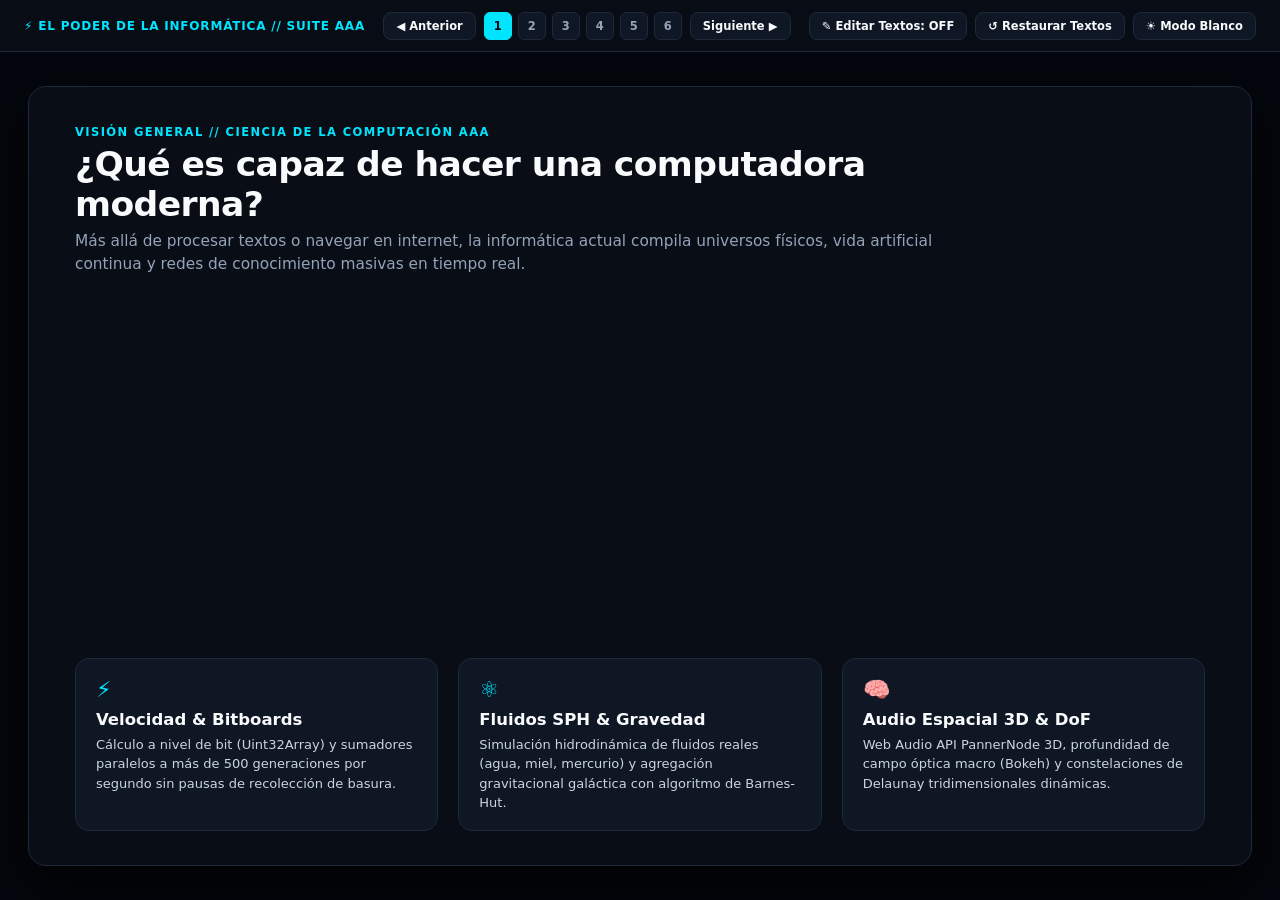
<file: html juego laberito/diapo.html>
<!DOCTYPE html>
<html lang="es" data-theme="dark">

<head>
    <meta charset="UTF-8">
    <meta name="viewport" content="width=device-width, initial-scale=1.0">
    <title>El Poder de la Informática // Presentación Visual</title>
    <style>
        /* ==========================================================================
           VARIABLES DE TEMA DINÁMICAS (MODO BLANCO <-> MODO OSCURO)
           ========================================================================== */
        :root[data-theme="light"] {
            --bg-app: #eef2f6;
            --bg-slide: #ffffff;
            --bg-card: #f8fafc;
            --border-card: #e2e8f0;
            --text-title: #0f172a;
            --text-subtitle: #64748b;
            --text-body: #475569;
            --accent-blue: #0284c7;
            --accent-neon: #059669;
            --accent-purple: #7c3aed;
            --accent-glow: rgba(2, 132, 199, 0.12);
            --topbar-bg: rgba(255, 255, 255, 0.94);
            --shadow-slide: 0 20px 50px rgba(15, 23, 42, 0.08);
        }

        :root[data-theme="dark"] {
            --bg-app: #03060c;
            --bg-slide: #090d16;
            --bg-card: #0f1624;
            --border-card: #1e293b;
            --text-title: #f8fafc;
            --text-subtitle: #94a3b8;
            --text-body: #cbd5e1;
            --accent-blue: #00e5ff;
            --accent-neon: #00ff9d;
            --accent-purple: #c084fc;
            --accent-glow: rgba(0, 229, 255, 0.15);
            --topbar-bg: rgba(9, 13, 22, 0.94);
            --shadow-slide: 0 20px 60px rgba(0, 0, 0, 0.7);
        }

        * {
            box-sizing: border-box;
            margin: 0;
            padding: 0;
            font-family: 'Inter', 'Segoe UI', system-ui, -apple-system, sans-serif;
            transition: background-color 0.22s ease, color 0.22s ease, border-color 0.22s ease;
        }

        body {
            background-color: var(--bg-app);
            color: var(--text-title);
            width: 100vw;
            height: 100vh;
            overflow: hidden;
            display: flex;
            flex-direction: column;
        }

        /* BARRA SUPERIOR */
        .presentation-toolbar {
            height: 52px;
            background: var(--topbar-bg);
            border-bottom: 1px solid var(--border-card);
            backdrop-filter: blur(12px);
            display: flex;
            align-items: center;
            justify-content: space-between;
            padding: 0 24px;
            z-index: 50;
        }

        .toolbar-left,
        .toolbar-center,
        .toolbar-right {
            display: flex;
            align-items: center;
            gap: 8px;
        }

        .brand-pill {
            font-size: 12px;
            font-weight: 800;
            letter-spacing: 0.8px;
            color: var(--accent-blue);
            text-transform: uppercase;
        }

        .slide-dots {
            display: flex;
            gap: 6px;
        }

        .dot-nav {
            width: 28px;
            height: 28px;
            border-radius: 6px;
            border: 1px solid var(--border-card);
            background: var(--bg-card);
            color: var(--text-subtitle);
            font-size: 11.5px;
            font-weight: 700;
            cursor: pointer;
            display: flex;
            align-items: center;
            justify-content: center;
        }

        .dot-nav:hover {
            border-color: var(--accent-blue);
            color: var(--accent-blue);
        }

        .dot-nav.active {
            background: var(--accent-blue);
            border-color: var(--accent-blue);
            color: #ffffff;
        }

        :root[data-theme="dark"] .dot-nav.active {
            color: #02060d;
        }

        .tool-btn {
            background: var(--bg-card);
            border: 1px solid var(--border-card);
            color: var(--text-title);
            padding: 6px 12px;
            border-radius: 8px;
            font-size: 11.5px;
            font-weight: 600;
            cursor: pointer;
            display: flex;
            align-items: center;
            gap: 6px;
        }

        .tool-btn:hover {
            border-color: var(--accent-blue);
        }

        .tool-btn.active-edit {
            background: rgba(245, 158, 11, 0.18);
            border-color: #f59e0b;
            color: #f59e0b;
        }

        /* ESCENARIO DE DIAPOSITIVAS */
        .deck-stage {
            flex: 1;
            display: flex;
            align-items: center;
            justify-content: center;
            padding: 16px 28px;
            overflow: hidden;
            position: relative;
        }

        .slide {
            display: none;
            width: 100%;
            max-width: 1360px;
            height: 100%;
            max-height: 780px;
            background: var(--bg-slide);
            border: 1px solid var(--border-card);
            border-radius: 18px;
            box-shadow: var(--shadow-slide);
            padding: 34px 46px;
            flex-direction: column;
            justify-content: space-between;
            position: relative;
            overflow: hidden;
        }

        .slide.active {
            display: flex;
            animation: fadeSlide 0.25s ease-out;
        }

        @keyframes fadeSlide {
            from {
                opacity: 0;
                transform: translateY(6px);
            }
            to {
                opacity: 1;
                transform: translateY(0);
            }
        }

        .kicker {
            font-size: 11.5px;
            font-weight: 800;
            letter-spacing: 1.4px;
            text-transform: uppercase;
            color: var(--accent-blue);
            margin-bottom: 6px;
            display: inline-block;
        }

        .slide-title {
            font-size: clamp(23px, 2.7vw, 36px);
            font-weight: 800;
            color: var(--text-title);
            line-height: 1.15;
            letter-spacing: -0.6px;
            max-width: 950px;
        }

        .slide-subtitle {
            font-size: clamp(13px, 1.2vw, 16px);
            color: var(--text-subtitle);
            margin-top: 6px;
            max-width: 860px;
            line-height: 1.45;
        }

        body.editing-mode [data-editable] {
            outline: 2px dashed #f59e0b;
            outline-offset: 4px;
            border-radius: 4px;
            cursor: text;
        }

        .cards-row-3 {
            display: grid;
            grid-template-columns: repeat(3, 1fr);
            gap: 20px;
            margin-top: 14px;
        }

        .cards-split-visual {
            display: grid;
            grid-template-columns: 0.95fr 1.25fr;
            gap: 24px;
            align-items: stretch;
            flex: 1;
            margin-top: 14px;
            min-height: 0;
        }

        .cards-col {
            display: flex;
            flex-direction: column;
            gap: 14px;
            justify-content: center;
        }

        .info-card {
            background: var(--bg-card);
            border: 1px solid var(--border-card);
            border-radius: 14px;
            padding: 18px 20px;
            display: flex;
            flex-direction: column;
            gap: 6px;
        }

        .info-card .card-icon {
            font-size: 22px;
            color: var(--accent-blue);
            margin-bottom: 2px;
        }

        .info-card h3 {
            font-size: 16.5px;
            font-weight: 700;
            color: var(--text-title);
        }

        .info-card p {
            font-size: 13px;
            color: var(--text-body);
            line-height: 1.48;
        }

        .big-stat-number {
            font-size: clamp(34px, 3.8vw, 48px);
            font-weight: 900;
            color: var(--accent-blue);
            letter-spacing: -1px;
        }

        /* ==========================================================================
           VENTANAS SOLO SIMULACIÓN: CERO MENÚS, CERO PANELES, CERO TEXTO
           ========================================================================== */
        .visual-window {
            position: relative;
            background: #000000;
            border: 1px solid var(--border-card);
            border-radius: 14px;
            overflow: hidden;
            box-shadow: 0 12px 30px rgba(0, 0, 0, 0.3);
            cursor: pointer;
            display: flex;
            flex-direction: column;
            min-height: 170px;
        }

        .visual-window:hover {
            border-color: var(--accent-blue);
            box-shadow: 0 0 0 2px var(--accent-blue);
        }

        .visual-window iframe {
            width: 100%;
            height: 100%;
            border: none;
            pointer-events: auto;
            display: block;
            background: #000;
        }

        /* Badge que solo aparece sutilmente al pasar el cursor */
        .window-badge {
            position: absolute;
            bottom: 8px;
            left: 8px;
            background: rgba(3, 6, 12, 0.85);
            border: 1px solid rgba(255, 255, 255, 0.14);
            backdrop-filter: blur(8px);
            color: #f8fafc;
            padding: 3px 10px;
            border-radius: 16px;
            font-size: 10.5px;
            font-weight: 600;
            pointer-events: none;
            opacity: 0;
            transition: opacity 0.2s ease;
        }

        .window-zoom-hint {
            position: absolute;
            top: 8px;
            right: 8px;
            background: var(--accent-blue);
            color: #02060d;
            padding: 3px 9px;
            border-radius: 16px;
            font-size: 10px;
            font-weight: 700;
            opacity: 0;
            transform: scale(0.95);
            transition: all 0.15s ease;
            pointer-events: auto;
            cursor: pointer;
            z-index: 25;
        }

        .visual-window:hover .window-badge,
        .visual-window:hover .window-zoom-hint {
            opacity: 1;
            transform: scale(1);
        }

        /* Mosaico 2x2 de la Diapositiva 5 */
        .mosaic-grid-4 {
            display: grid;
            grid-template-columns: 1fr 1fr;
            grid-template-rows: 1fr 1fr;
            gap: 16px;
            flex: 1;
            margin-top: 14px;
            min-height: 0;
        }

        /* APARTADO FINAL: LAUNCHER (DIAPOSITIVA 6) */
        .embedded-launcher {
            display: flex;
            flex: 1;
            margin-top: 14px;
            border: 1px solid var(--border-card);
            border-radius: 14px;
            overflow: hidden;
            background: #050811;
            min-height: 0;
        }

        .launcher-nav {
            width: 255px;
            background: var(--bg-card);
            border-right: 1px solid var(--border-card);
            padding: 14px;
            display: flex;
            flex-direction: column;
            gap: 8px;
        }

        .l-btn {
            background: var(--bg-slide);
            border: 1px solid var(--border-card);
            color: var(--text-title);
            padding: 10px 12px;
            border-radius: 8px;
            font-size: 11.8px;
            font-weight: 700;
            text-align: left;
            cursor: pointer;
            display: flex;
            justify-content: space-between;
            align-items: center;
        }

        .l-btn:hover,
        .l-btn.active {
            border-color: var(--accent-blue);
            background: var(--accent-glow);
            color: var(--accent-blue);
        }

        .launcher-stage {
            flex: 1;
            position: relative;
            background: #020408;
        }

        .launcher-stage iframe {
            width: 100%;
            height: 100%;
            border: none;
            display: block;
        }

        /* MODAL DE ZOOM VISUAL PURO */
        .zoom-modal {
            position: fixed;
            inset: 0;
            background: rgba(2, 4, 9, 0.96);
            backdrop-filter: blur(14px);
            z-index: 200;
            display: none;
            flex-direction: column;
            padding: 14px;
        }

        .zoom-modal.open {
            display: flex;
            animation: fadeSlide 0.2s ease-out;
        }

        .zoom-header {
            display: flex;
            justify-content: space-between;
            align-items: center;
            padding: 8px 16px;
            background: #090d16;
            border: 1px solid #1e293b;
            border-bottom: none;
            border-radius: 12px 12px 0 0;
            color: #f8fafc;
        }

        .zoom-header h4 {
            font-size: 13.5px;
            font-family: 'Consolas', monospace;
            color: #00e5ff;
        }

        .btn-close-zoom {
            background: #ef4444;
            color: #ffffff;
            border: none;
            padding: 6px 14px;
            border-radius: 6px;
            font-size: 11.5px;
            font-weight: 700;
            cursor: pointer;
        }

        .zoom-body {
            flex: 1;
            border: 1px solid #1e293b;
            border-radius: 0 0 12px 12px;
            overflow: hidden;
            background: #000;
            position: relative;
        }

        .zoom-body iframe {
            width: 100%;
            height: 100%;
            border: none;
            display: block;
            background: #000;
        }
    </style>
</head>

<body>

    <!-- BARRA DE CONTROL DE LA PRESENTACIÓN -->
    <header class="presentation-toolbar">
        <div class="toolbar-left">
            <span class="brand-pill">⚡ El Poder de la Informática // Suite AAA</span>
        </div>

        <div class="toolbar-center">
            <button class="tool-btn" id="btnPrev">◀ Anterior</button>
            <div class="slide-dots" id="slideDots">
                <button class="dot-nav active" data-slide="0">1</button>
                <button class="dot-nav" data-slide="1">2</button>
                <button class="dot-nav" data-slide="2">3</button>
                <button class="dot-nav" data-slide="3">4</button>
                <button class="dot-nav" data-slide="4">5</button>
                <button class="dot-nav" data-slide="5">6</button>
            </div>
            <button class="tool-btn" id="btnNext">Siguiente ▶</button>
        </div>

        <div class="toolbar-right">
            <button class="tool-btn" id="btnEditToggle" title="Editar y guardar textos automáticamente">
                ✎ Editar Textos: OFF
            </button>
            <button class="tool-btn" id="btnResetTexts" title="Restaurar los textos originales">
                ↺ Restaurar Textos
            </button>
            <button class="tool-btn" id="btnThemeToggle">
                ☀ Modo Blanco
            </button>
        </div>
    </header>

    <!-- ESCENARIO PRINCIPAL DE DIAPOSITIVAS -->
    <main class="deck-stage">

        <!-- ======================================================================
             DIAPOSITIVA 1: VISIÓN GENERAL
             ====================================================================== -->
        <section class="slide active">
            <div>
                <span class="kicker" data-editable="s1_kicker">VISIÓN GENERAL // CIENCIA DE LA COMPUTACIÓN AAA</span>
                <h1 class="slide-title" data-editable="s1_title">¿Qué es capaz de hacer una computadora moderna?</h1>
                <p class="slide-subtitle" data-editable="s1_sub">
                    Más allá de procesar textos o navegar en internet, la informática actual compila universos físicos,
                    vida artificial continua y redes de conocimiento masivas en tiempo real.
                </p>
            </div>

            <div class="cards-row-3">
                <div class="info-card">
                    <div class="card-icon">⚡</div>
                    <h3 data-editable="s1_c1_t">Velocidad & Bitboards</h3>
                    <p data-editable="s1_c1_p">
                        Cálculo a nivel de bit (Uint32Array) y sumadores paralelos a más de 500 generaciones por segundo
                        sin pausas de recolección de basura.
                    </p>
                </div>

                <div class="info-card">
                    <div class="card-icon">⚛️</div>
                    <h3 data-editable="s1_c2_t">Fluidos SPH & Gravedad</h3>
                    <p data-editable="s1_c2_p">
                        Simulación hidrodinámica de fluidos reales (agua, miel, mercurio) y agregación gravitacional
                        galáctica con algoritmo de Barnes-Hut.
                    </p>
                </div>

                <div class="info-card">
                    <div class="card-icon">🧠</div>
                    <h3 data-editable="s1_c3_t">Audio Espacial 3D & DoF</h3>
                    <p data-editable="s1_c3_p">
                        Web Audio API PannerNode 3D, profundidad de campo óptica macro (Bokeh) y constelaciones de
                        Delaunay tridimensionales dinámicas.
                    </p>
                </div>
            </div>
        </section>

        <!-- ======================================================================
             DIAPOSITIVA 2: PREGUNTA CLAVE 01 (VENTANAS SOLAMENTE SIMULACIÓN)
             ====================================================================== -->
        <section class="slide">
            <div>
                <span class="kicker" data-editable="s2_kicker">PREGUNTA CLAVE 01 // SISTEMAS COMPLEJOS Y NAVEGACIÓN</span>
                <h1 class="slide-title" data-editable="s2_title">¿Cómo emergen vida artificial y decisiones autónomas desde reglas simples?</h1>
                <p class="slide-subtitle" data-editable="s2_sub">
                    De autómatas discretos a criaturas biológicas continuas (Lenia) y navegación 3D en primera persona en milisegundos.
                </p>
            </div>

            <div class="cards-split-visual">
                <div class="cards-col">
                    <div class="info-card">
                        <h3 data-editable="s2_c1_t">Autómatas Continuos: Lenia & SmoothLife</h3>
                        <p data-editable="s2_c1_p">
                            Campos escalares continuos [0.0, 1.0] con kernels convolucionales circulares generando
                            solitones vivos. Motor Bitboard paralelo a 500+ TPS y minimapa radar holográfico.
                        </p>
                    </div>
                    <div class="info-card">
                        <h3 data-editable="s2_c2_t">Pathfinding Avanzado & Wolfenstein 3D</h3>
                        <p data-editable="s2_c2_p">
                            Búsqueda acelerada 10x con Jump Point Search (JPS), árboles robóticos RRT y recorrido en vista
                            subjetiva mediante Raycasting DDA clásico sobre el laberinto.
                        </p>
                    </div>
                </div>

                <div style="display:grid; grid-template-rows:1fr 1fr; gap:14px;">
                    <div class="visual-window" data-zoom-url="../html juego de vida automata/index.html?clean=1"
                        data-zoom-title="Autómata Celular & Lenia (Simulación Pura)">
                        <iframe class="pure-visual-iframe" name="clean-simulation" src="../html juego de vida automata/index.html?clean=1"></iframe>
                        <span class="window-zoom-hint">⤢ Zoom</span>
                        <div class="window-badge">🧬 Autómata Celular & Lenia</div>
                    </div>

                    <div class="visual-window" data-zoom-url="index.html?clean=1"
                        data-zoom-title="Suite de Algoritmos & Raycaster 3D (Simulación Pura)">
                        <iframe class="pure-visual-iframe" name="clean-simulation" data-autorun="true"
                            src="index.html?clean=1"></iframe>
                        <span class="window-zoom-hint">⤢ Zoom</span>
                        <div class="window-badge">⚡ Algoritmos & Raycaster 3D</div>
                    </div>
                </div>
            </div>
        </section>

        <!-- ======================================================================
             DIAPOSITIVA 3: PREGUNTA CLAVE 02 (VENTANA SOLAMENTE SIMULACIÓN)
             ====================================================================== -->
        <section class="slide">
            <div>
                <span class="kicker" data-editable="s3_kicker">PREGUNTA CLAVE 02 // DINÁMICA DE FLUIDOS Y GRAVEDAD N-CUERPOS</span>
                <h1 class="slide-title" data-editable="s3_title">¿Cómo simulamos fluidos viscosos y vórtices cósmicos en tiempo real?</h1>
                <p class="slide-subtitle" data-editable="s3_sub">
                    Hidrodinámica de partículas suavizadas (SPH) y gravitación newtoniana masiva multihilo.
                </p>
            </div>

            <div class="cards-split-visual">
                <div class="cards-col">
                    <div class="info-card">
                        <h3 data-editable="s3_c1_t">Fluidos Reales SPH (Spatial Hash Grid)</h3>
                        <p data-editable="s3_c1_p">
                            Rejilla espacial hash en Web Worker calculando densidad Poly6 y gradiente de presión Spiky.
                            Modelado realista de agua, miel viscosa y mercurio con tensión superficial.
                        </p>
                    </div>
                    <div class="info-card">
                        <h3 data-editable="s3_c2_t">Simulación Galáctica Barnes-Hut</h3>
                        <p data-editable="s3_c2_p">
                            Miles de partículas que colapsan por gravedad mutua alrededor de un agujero negro supermasivo central,
                            auto-organizando brazos espirales en rotación estable.
                        </p>
                    </div>
                </div>

                <div class="visual-window" data-zoom-url="../html fisica de interacciones/index.html?clean=1"
                    data-zoom-title="Física de Fluidos SPH & Galaxia (Simulación Pura)">
                    <iframe class="pure-visual-iframe" name="clean-simulation" src="../html fisica de interacciones/index.html?clean=1"></iframe>
                    <span class="window-zoom-hint">⤢ Zoom</span>
                    <div class="window-badge">⚛️ Fluidos SPH & Barnes-Hut</div>
                </div>
            </div>
        </section>

        <!-- ======================================================================
             DIAPOSITIVA 4: PREGUNTA CLAVE 03 (VENTANA SOLAMENTE SIMULACIÓN 3D)
             ====================================================================== -->
        <section class="slide">
            <div>
                <span class="kicker" data-editable="s4_kicker">PREGUNTA CLAVE 03 // VISUALIZACIÓN CIENTÍFICA TRIDIMENSIONAL</span>
                <h1 class="slide-title" data-editable="s4_title">¿Cómo mapeamos redes neuronales masivas con audio y óptica inmersiva?</h1>
                <p class="slide-subtitle" data-editable="s4_sub">
                    Grafos tridimensionales a gran escala con audio espacial 3D y lente macro óptica cinematográfica.
                </p>
            </div>

            <div class="cards-split-visual">
                <div class="cards-col">
                    <div class="info-card">
                        <h3 data-editable="s4_c1_t">Audio Espacial 3D & Constelaciones</h3>
                        <p data-editable="s4_c1_p">
                            Web Audio API PannerNode 3D que proyecta ondas resonantes cuya atenuación y paneo dependen
                            de la posición (X, Y, Z) de las neuronas, con triangulación de Delaunay 3D en tiempo real.
                        </p>
                    </div>

                    <div class="info-card">
                        <div class="big-stat-number" data-editable="s4_stat">5,000 Nodos</div>
                        <p data-editable="s4_c2_p">
                            Profundidad de campo óptica (Bokeh) basada en |Z - Z_foco|, renderizando cúmulos neuronales,
                            sistemas solares y mandalas espaciales a 60 FPS sin caídas.
                        </p>
                    </div>
                </div>

                <div class="visual-window" data-zoom-url="../cerebro 3d/3d2.html?clean=1"
                    data-zoom-title="Segundo Cerebro 3D (Simulación Pura)">
                    <iframe class="pure-visual-iframe" name="clean-simulation" src="../cerebro 3d/3d2.html?clean=1"></iframe>
                    <span class="window-zoom-hint">⤢ Zoom</span>
                    <div class="window-badge">🧠 Segundo Cerebro 3D</div>
                </div>
            </div>
        </section>

        <!-- ======================================================================
             DIAPOSITIVA 5: MOSAICO DE LAS 4 VENTANAS (SOLAMENTE SIMULACIÓN)
             ====================================================================== -->
        <section class="slide">
            <div style="display:flex; justify-content:space-between; align-items:flex-end;">
                <div>
                    <span class="kicker" data-editable="s5_kicker">GALERÍA VISUAL EN TIEMPO REAL</span>
                    <h1 class="slide-title" style="font-size:28px;" data-editable="s5_title">Los 4 Motores en Ejecución Simultánea (Simulación Pura)</h1>
                </div>
                <p class="slide-subtitle" style="margin:0; font-size:13.5px;" data-editable="s5_sub">
                    Simulación continua sin menús ni paneles • Haz clic en cualquier ventana para ampliar.
                </p>
            </div>

            <div class="mosaic-grid-4">
                <div class="visual-window" data-zoom-url="../html juego de vida automata/index.html?clean=1"
                    data-zoom-title="1. Autómata Bitboard & Lenia (Simulación Pura)">
                    <iframe class="pure-visual-iframe" name="clean-simulation" src="../html juego de vida automata/index.html?clean=1"></iframe>
                    <span class="window-zoom-hint">⤢ Zoom</span>
                    <div class="window-badge">🧬 1. Autómata Celular & Lenia</div>
                </div>

                <div class="visual-window" data-zoom-url="../html fisica de interacciones/index.html?clean=1"
                    data-zoom-title="2. Fluidos SPH & Barnes-Hut (Simulación Pura)">
                    <iframe class="pure-visual-iframe" name="clean-simulation" src="../html fisica de interacciones/index.html?clean=1"></iframe>
                    <span class="window-zoom-hint">⤢ Zoom</span>
                    <div class="window-badge">⚛️ 2. Fluidos SPH & Barnes-Hut</div>
                </div>

                <div class="visual-window" data-zoom-url="index.html?clean=1"
                    data-zoom-title="3. Algoritmos & Raycaster 3D (Simulación Pura)">
                    <iframe class="pure-visual-iframe" name="clean-simulation" data-autorun="true"
                        src="index.html?clean=1"></iframe>
                    <span class="window-zoom-hint">⤢ Zoom</span>
                    <div class="window-badge">⚡ 3. Algoritmos & Raycaster 3D</div>
                </div>

                <div class="visual-window" data-zoom-url="../cerebro 3d/3d2.html?clean=1"
                    data-zoom-title="4. Segundo Cerebro 3D (Simulación Pura)">
                    <iframe class="pure-visual-iframe" name="clean-simulation" src="../cerebro 3d/3d2.html?clean=1"></iframe>
                    <span class="window-zoom-hint">⤢ Zoom</span>
                    <div class="window-badge">🧠 4. Segundo Cerebro 3D</div>
                </div>
            </div>
        </section>

        <!-- ======================================================================
             DIAPOSITIVA 6: LAUNCHER DE DEMOSTRACIÓN (CON TODOS LOS CONTROLES)
             ====================================================================== -->
        <section class="slide">
            <div style="display:flex; justify-content:space-between; align-items:center;">
                <div>
                    <span class="kicker" data-editable="s6_kicker">LABORATORIO INTERACTIVO COMPLETO</span>
                    <h1 class="slide-title" style="font-size:26px;" data-editable="s6_title">Master Launcher // Demostraciones en Vivo con Controles</h1>
                </div>
                <button class="tool-btn" id="btnFullscreenLauncher"
                    style="border-color:var(--accent-blue); color:var(--accent-blue);">
                    ⤢ Abrir Launcher a Pantalla Completa (Con Controles)
                </button>
            </div>

            <div class="embedded-launcher">
                <aside class="launcher-nav">
                    <button class="l-btn active" data-demo="../html juego de vida automata/index.html">
                        <span>1. Autómata & Lenia</span>
                        <span style="color:var(--accent-neon);">500+</span>
                    </button>
                    <button class="l-btn" data-demo="../html fisica de interacciones/index.html">
                        <span>2. Fluidos SPH & Galaxia</span>
                        <span style="color:var(--accent-blue);">SPH</span>
                    </button>
                    <button class="l-btn" data-demo="index.html">
                        <span>3. Algoritmos & Raycaster 3D</span>
                        <span style="color:var(--accent-purple);">3D</span>
                    </button>
                    <button class="l-btn" data-demo="../cerebro 3d/3d2.html">
                        <span>4. Segundo Cerebro 3D</span>
                        <span style="color:var(--accent-blue);">Audio</span>
                    </button>

                    <div
                        style="margin-top:auto; padding:12px; border-radius:8px; background:var(--bg-slide); border:1px solid var(--border-card); font-size:11.5px; color:var(--text-subtitle);">
                        <strong style="color:var(--text-title); display:block; margin-bottom:4px;">Modo Laboratorio:</strong>
                        Aquí sí están habilitados todos los paneles laterales, sliders, buscadores, audio y controles para tu demostración en vivo.
                    </div>
                </aside>

                <div class="launcher-stage">
                    <iframe id="launcherDemoFrame" name="launcher-frame" src="../html juego de vida automata/index.html"></iframe>
                </div>
            </div>
        </section>

    </main>

    <!-- MODAL DE ZOOM -->
    <div class="zoom-modal" id="zoomModal">
        <div class="zoom-header">
            <h4 id="zoomModalTitle">Vista Ampliada</h4>
            <button class="btn-close-zoom" id="btnCloseZoom">✕ Cerrar Zoom (Esc)</button>
        </div>
        <div class="zoom-body">
            <iframe id="zoomModalFrame" name="clean-simulation" src=""></iframe>
        </div>
    </div>

    <script>
        // NAVEGACIÓN DE DIAPOSITIVAS
        const slides = document.querySelectorAll('.slide');
        const dots = document.querySelectorAll('.dot-nav');
        let currentSlide = 0;

        function goToSlide(index) {
            currentSlide = (index + slides.length) % slides.length;
            slides.forEach((s, i) => s.classList.toggle('active', i === currentSlide));
            dots.forEach((d, i) => d.classList.toggle('active', i === currentSlide));

            const activeIframes = slides[currentSlide].querySelectorAll('iframe');
            activeIframes.forEach(ifr => {
                try { ifr.contentWindow.dispatchEvent(new Event('resize')); } catch (e) { }
            });
        }

        document.getElementById('btnPrev').addEventListener('click', () => goToSlide(currentSlide - 1));
        document.getElementById('btnNext').addEventListener('click', () => goToSlide(currentSlide + 1));
        dots.forEach(d => d.addEventListener('click', () => goToSlide(parseInt(d.dataset.slide, 10))));

        // CONMUTADOR BLANCO <-> OSCURO
        const btnTheme = document.getElementById('btnThemeToggle');
        const htmlEl = document.documentElement;

        function applyTheme(theme) {
            htmlEl.setAttribute('data-theme', theme);
            btnTheme.textContent = theme === 'dark' ? '☀ Modo Blanco' : '🌙 Modo Oscuro';
            localStorage.setItem('exposicion_theme_pref', theme);
        }

        const savedTheme = localStorage.getItem('exposicion_theme_pref') || 'dark';
        applyTheme(savedTheme);

        btnTheme.addEventListener('click', () => {
            const next = htmlEl.getAttribute('data-theme') === 'light' ? 'dark' : 'light';
            applyTheme(next);
        });

        // EDICIÓN DE TEXTOS CON GUARDADO AUTOMÁTICO EN TIEMPO REAL
        const btnEdit = document.getElementById('btnEditToggle');
        const btnResetTexts = document.getElementById('btnResetTexts');
        const editableElements = document.querySelectorAll('[data-editable]');
        let isEditing = false;

        editableElements.forEach(el => {
            const key = 'expo_text_' + el.getAttribute('data-editable');
            const savedVal = localStorage.getItem(key);
            if (savedVal !== null) {
                el.innerHTML = savedVal;
            }
            el.addEventListener('input', () => {
                localStorage.setItem(key, el.innerHTML);
            });
        });

        btnEdit.addEventListener('click', () => {
            isEditing = !isEditing;
            document.body.classList.toggle('editing-mode', isEditing);
            btnEdit.classList.toggle('active-edit', isEditing);
            btnEdit.textContent = isEditing ? '✔ Guardando Textos (ON)' : '✎ Editar Textos: OFF';

            editableElements.forEach(el => {
                el.setAttribute('contenteditable', isEditing ? 'true' : 'false');
            });
        });

        btnResetTexts.addEventListener('click', () => {
            if (confirm('¿Restaurar todos los textos de las diapositivas a su estado original?')) {
                editableElements.forEach(el => {
                    localStorage.removeItem('expo_text_' + el.getAttribute('data-editable'));
                });
                location.reload();
            }
        });

        // MODAL DE ZOOM
        const zoomModal = document.getElementById('zoomModal');
        const zoomModalFrame = document.getElementById('zoomModalFrame');
        const zoomModalTitle = document.getElementById('zoomModalTitle');

        function openZoom(url, title, withControls = false) {
            zoomModalTitle.textContent = title;
            // Si es zoom desde ventana visual, asegurar modo clean
            let targetUrl = url;
            if (!withControls) {
                if (!targetUrl.includes('clean=1')) {
                    targetUrl += (targetUrl.includes('?') ? '&clean=1' : '?clean=1');
                }
            } else {
                targetUrl = targetUrl.replace('?clean=1', '').replace('&clean=1', '');
            }
            zoomModalFrame.src = targetUrl;
            zoomModal.classList.add('open');
        }

        function closeZoom() {
            zoomModal.classList.remove('open');
            zoomModalFrame.src = '';
        }

        document.querySelectorAll('.visual-window').forEach(win => {
            win.addEventListener('click', () => {
                openZoom(win.dataset.zoomUrl, win.dataset.zoomTitle, false);
            });
        });

        document.getElementById('btnCloseZoom').addEventListener('click', closeZoom);

        // LAUNCHER DIAPOSITIVA 6
        const launcherFrame = document.getElementById('launcherDemoFrame');
        const launcherBtns = document.querySelectorAll('.l-btn');

        launcherBtns.forEach(btn => {
            btn.addEventListener('click', () => {
                launcherBtns.forEach(b => b.classList.remove('active'));
                btn.classList.add('active');
                launcherFrame.src = btn.dataset.demo;
            });
        });

        document.getElementById('btnFullscreenLauncher').addEventListener('click', () => {
            const activeBtn = document.querySelector('.l-btn.active');
            openZoom(
                launcherFrame.src,
                `LABORATORIO COMPLETO: ${activeBtn ? activeBtn.textContent.trim() : 'Motor'}`,
                true
            );
        });

        window.addEventListener('keydown', (e) => {
            if (isEditing) return;
            if (e.key === 'Escape' && zoomModal.classList.contains('open')) {
                closeZoom();
            } else if (!zoomModal.classList.contains('open')) {
                if (e.key === 'ArrowRight') goToSlide(currentSlide + 1);
                if (e.key === 'ArrowLeft') goToSlide(currentSlide - 1);
            }
        });
    </script>
</body>

</html>
</file>
